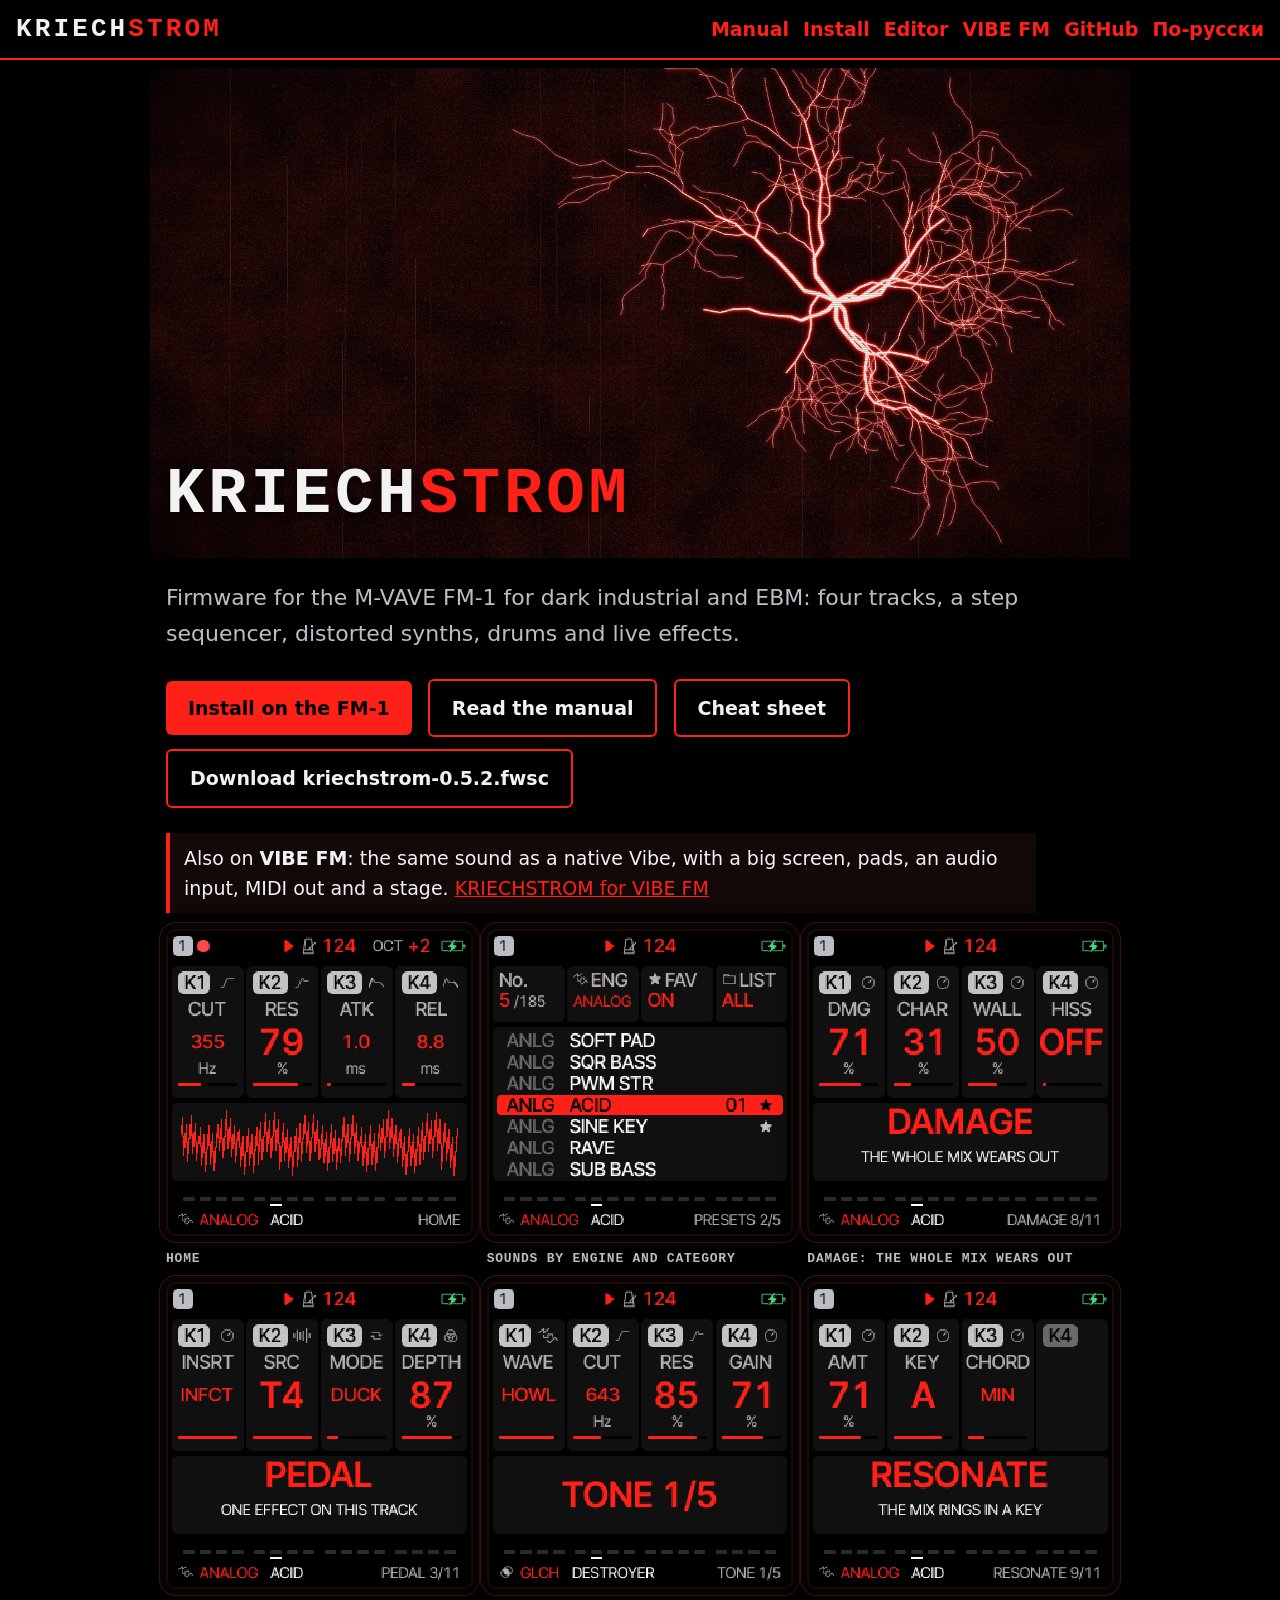
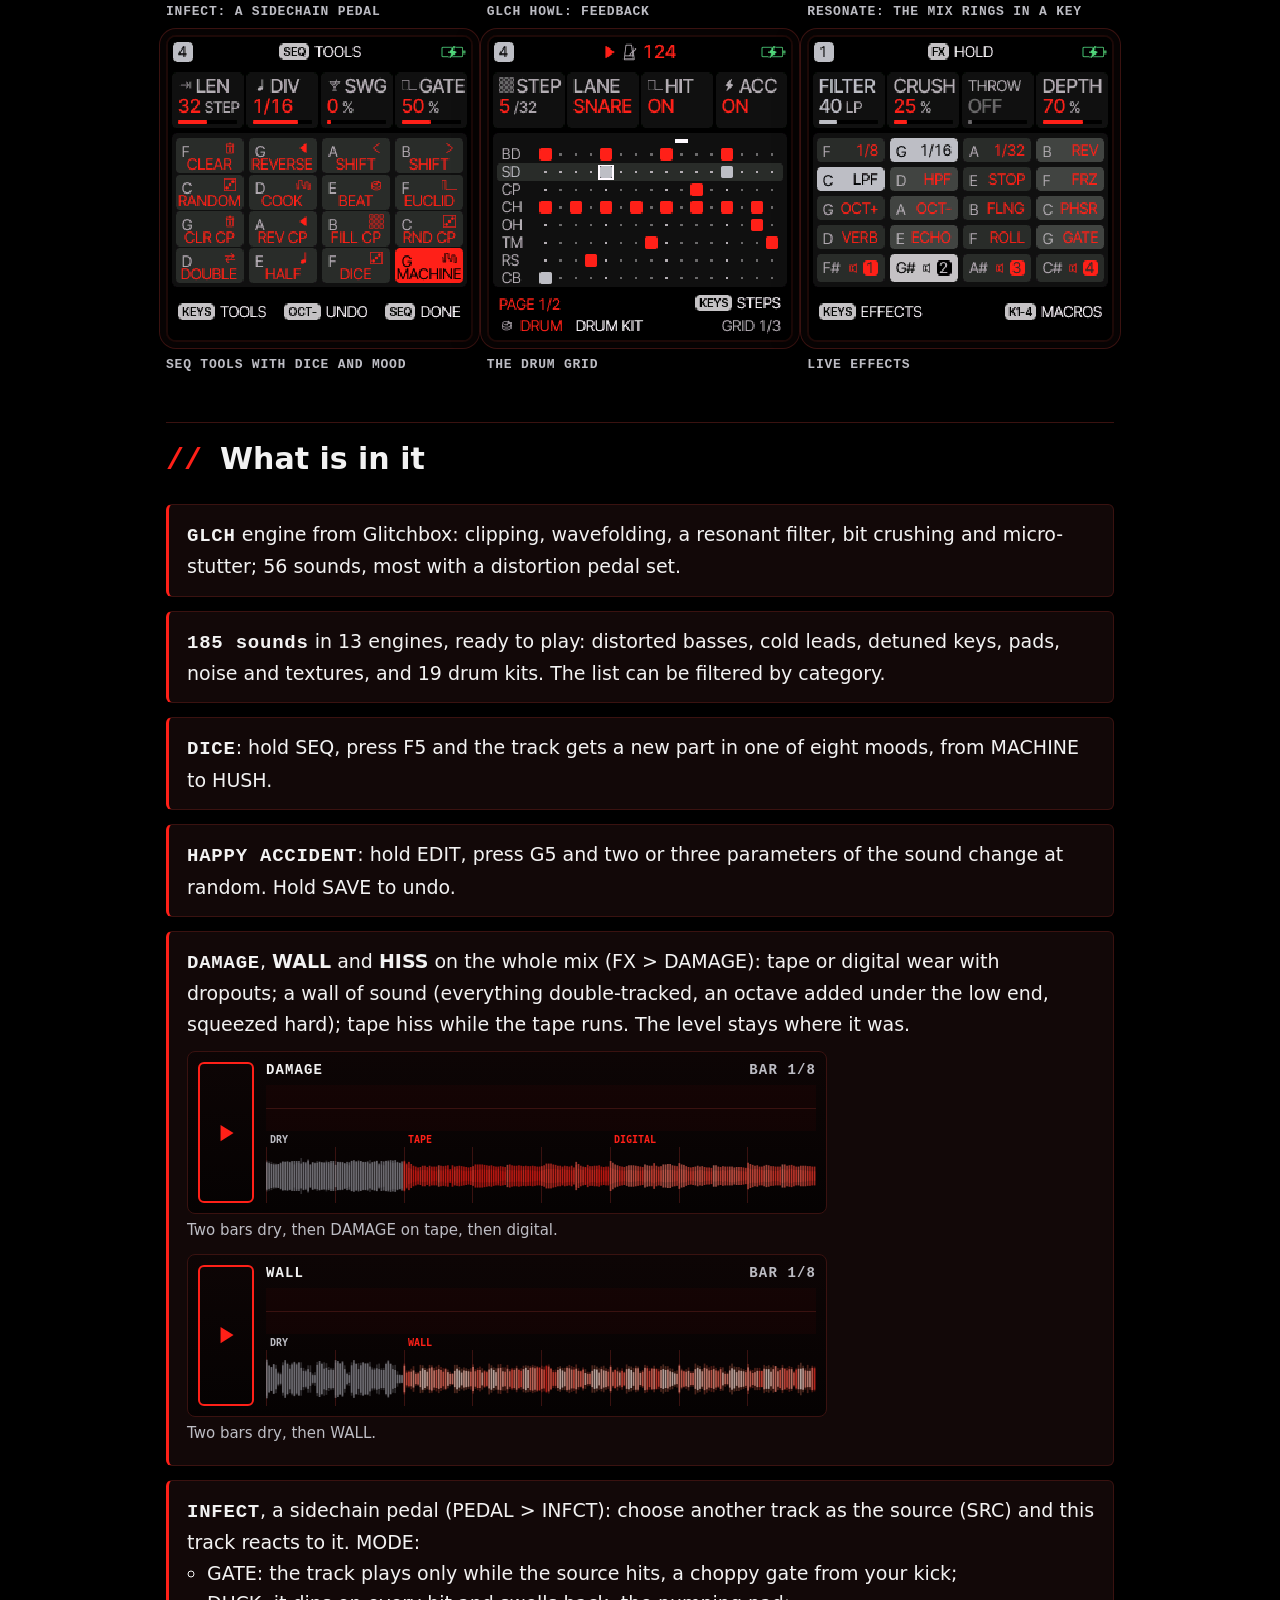
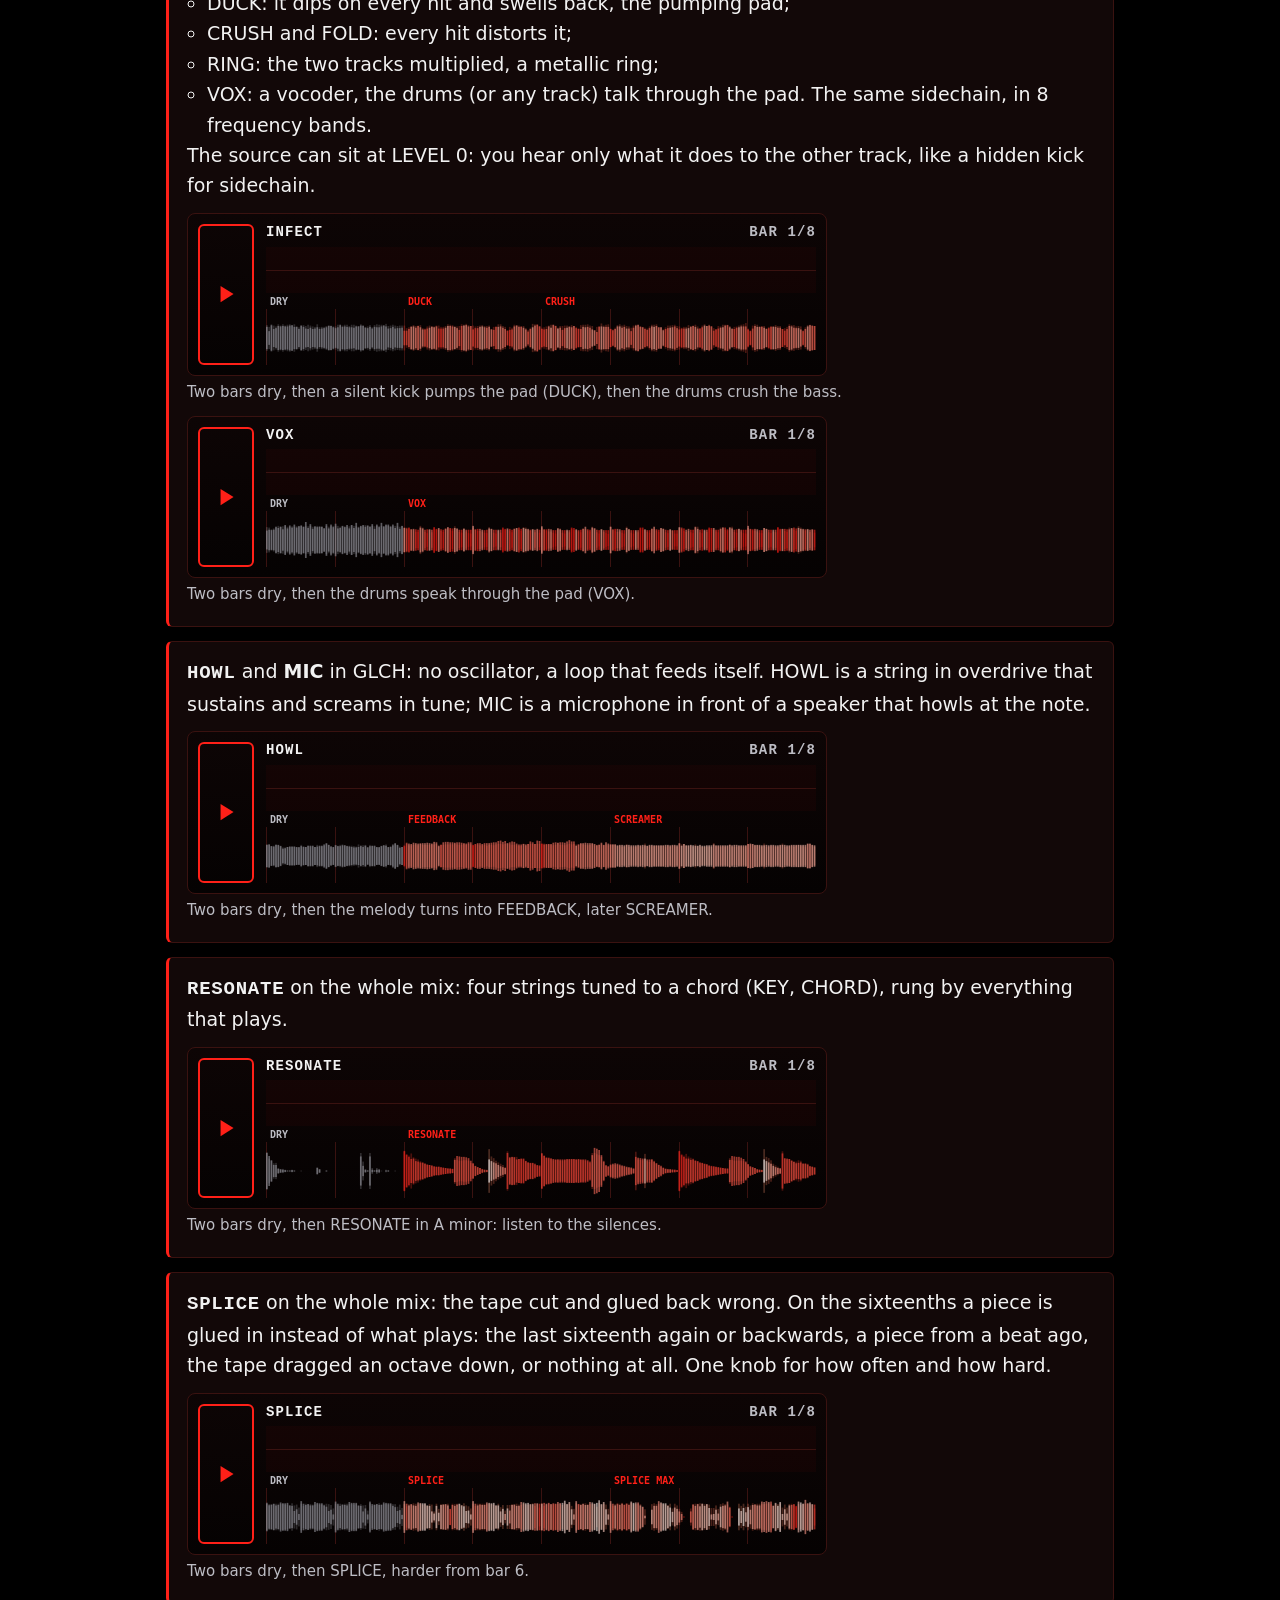
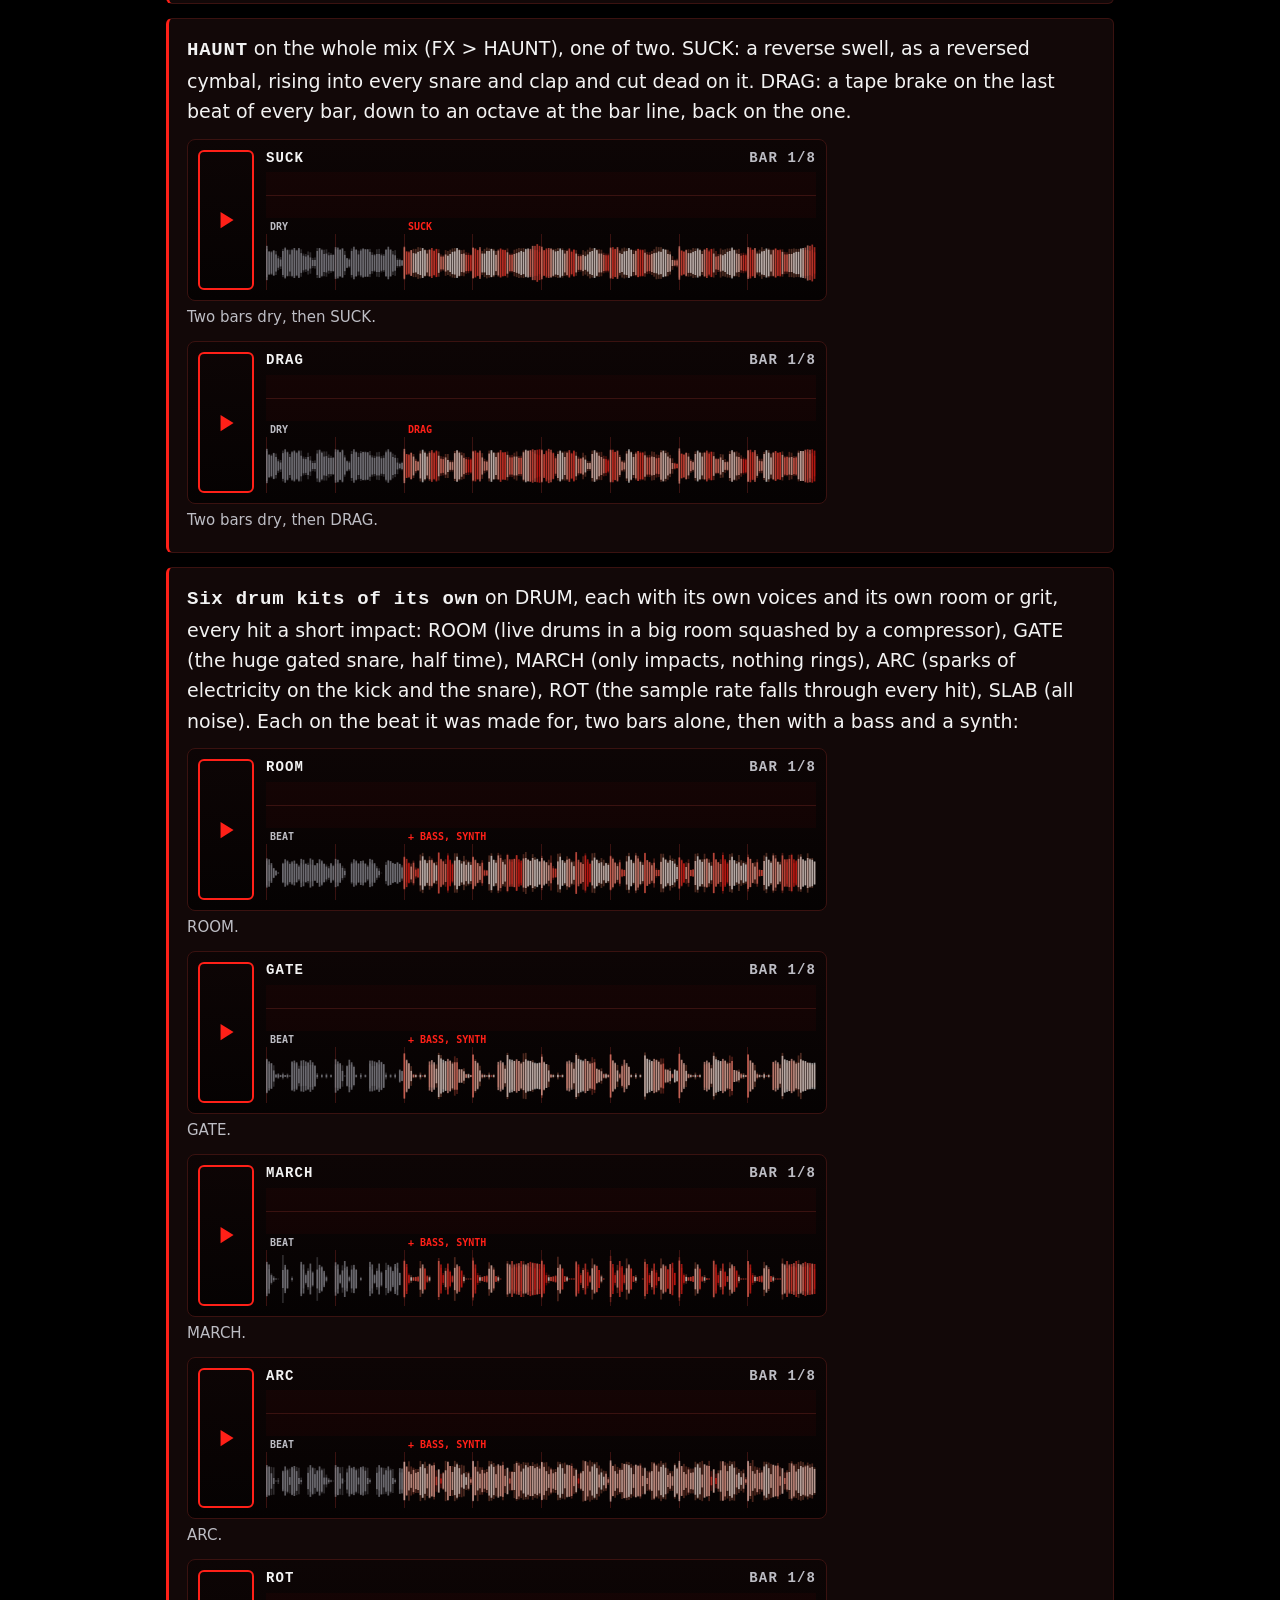
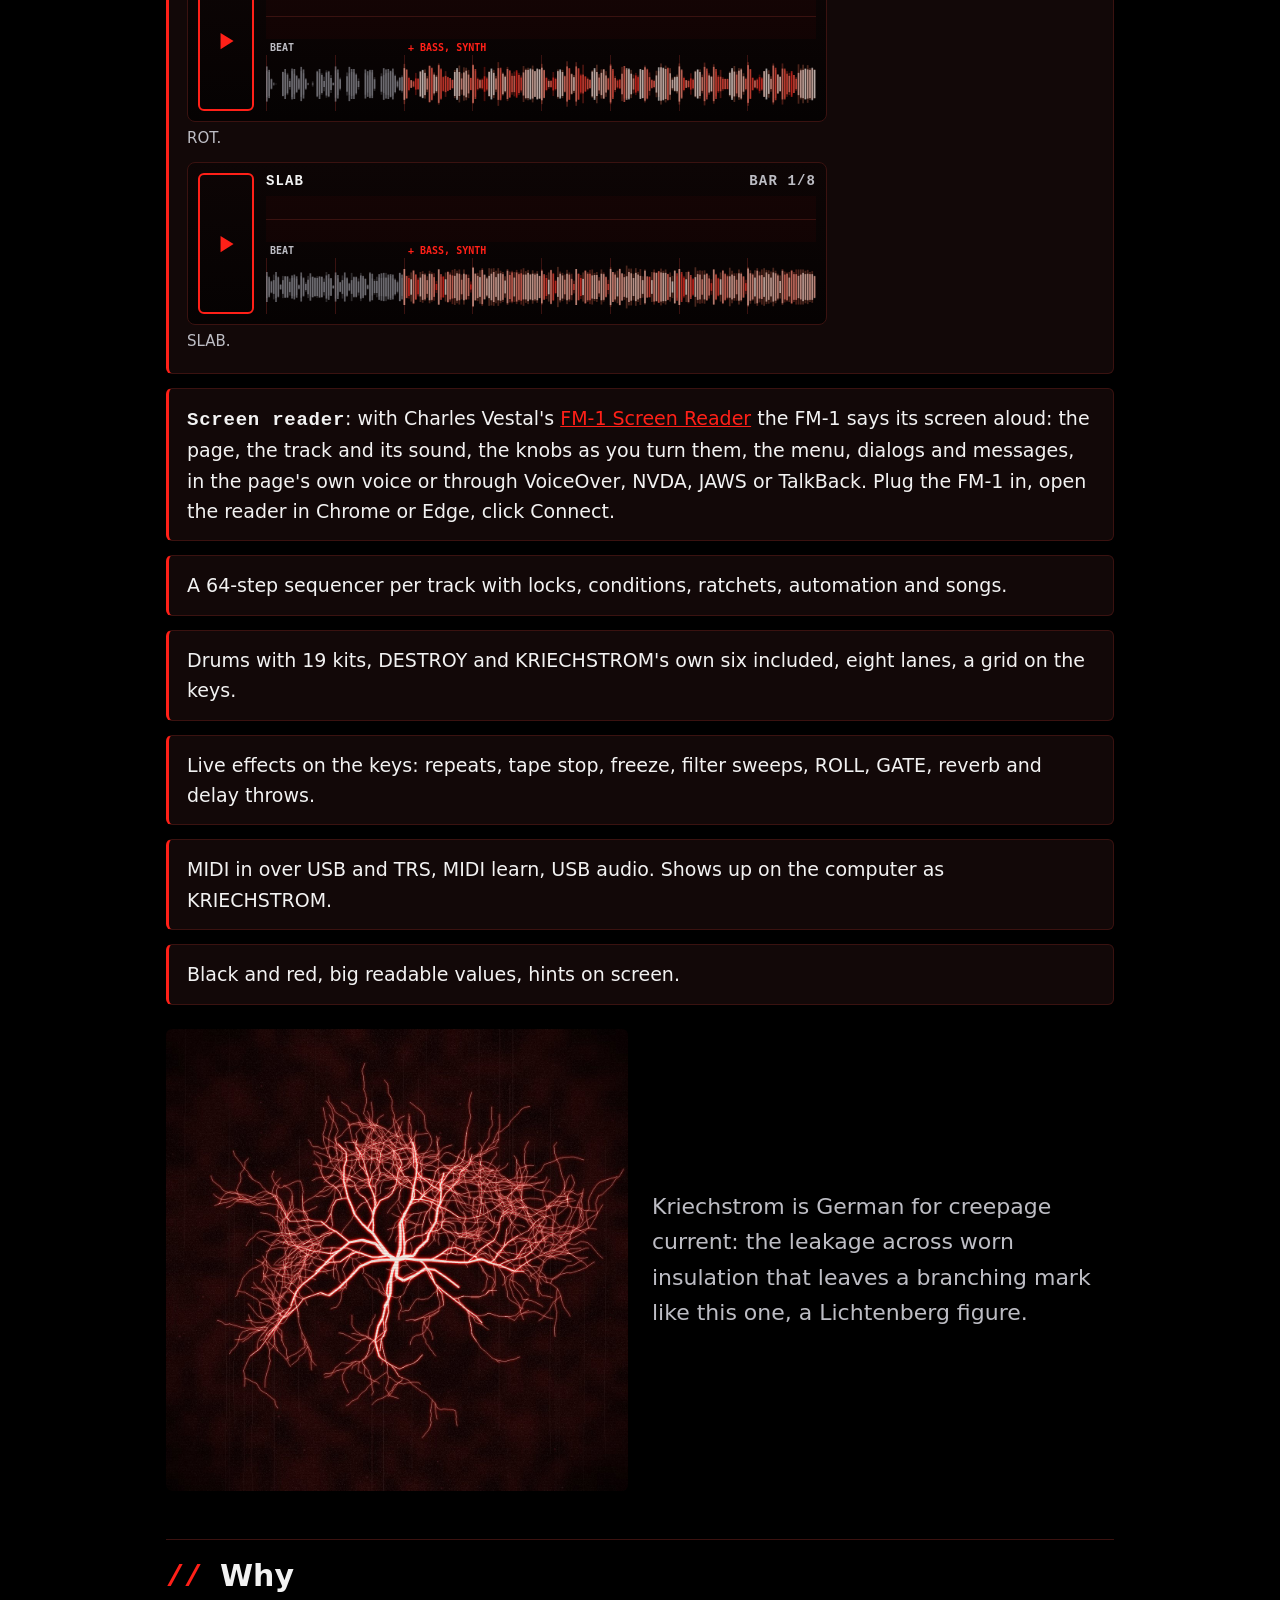
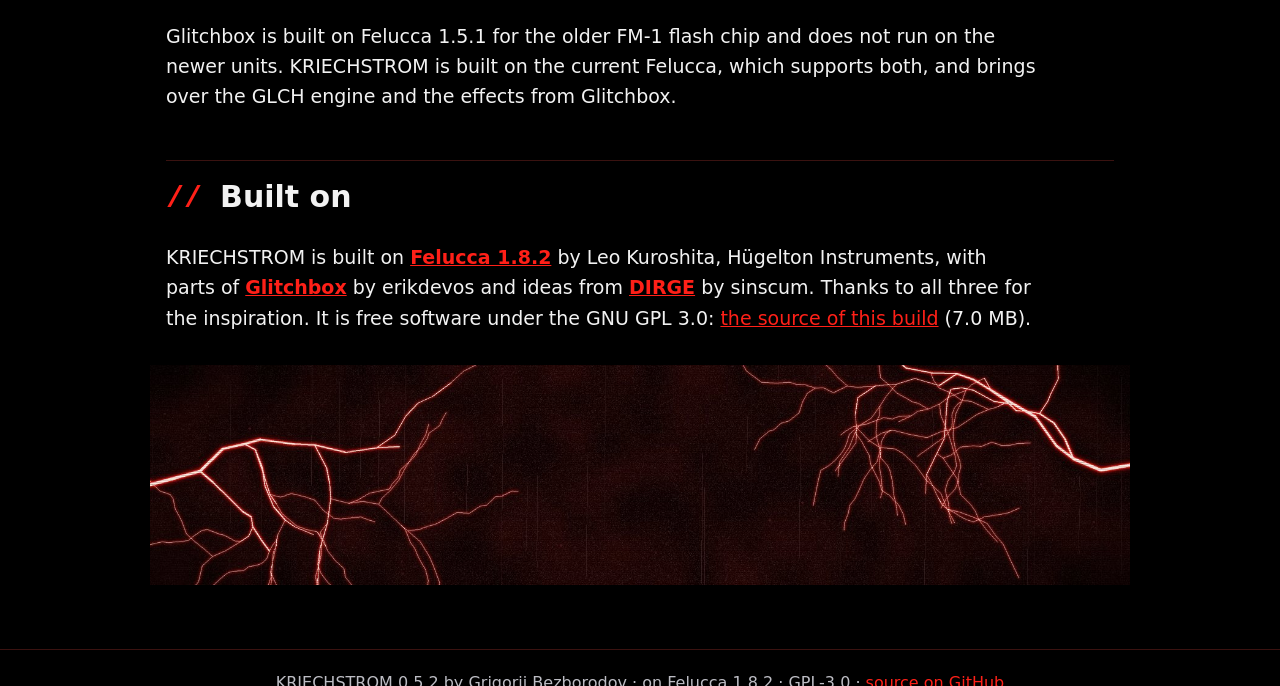
<file: index.html>
<!doctype html>
<html lang="en">
<head>
<meta charset="utf-8">
<meta name="viewport" content="width=device-width, initial-scale=1">
<title>KRIECHSTROM</title>
<link rel="icon" href="art/favicon.ico" sizes="any">
<link rel="icon" type="image/png" href="art/favicon-32.png">
<link rel="apple-touch-icon" href="art/icon-180.png">
<meta name="description" content="KRIECHSTROM: dark industrial and EBM firmware for the M-VAVE FM-1.">
<link rel="stylesheet" href="style.css">
<script src="krst.js" defer></script>
</head>
<body>
<header class="top">
  <a class="logo" href="index.html">KRIECH<b>STROM</b></a>
  <nav><a href="manual/en.html">Manual</a><a href="webapp/installer/">Install</a><a href="webapp/editor/">Editor</a><a href="https://xforsa.github.io/kriechstrom-vibe/">VIBE FM</a><a href="https://github.com/Xforsa/kriechstrom">GitHub</a><a href="ru.html">По-русски</a></nav>
</header>
<main>
<div class="hero"><img src="art/hero.jpg" alt="" width="1600" height="800"><h1>KRIECH<span class="red">STROM</span></h1></div>
<p class="lead">Firmware for the M-VAVE FM-1 for dark industrial and EBM: four tracks, a step sequencer, distorted
synths, drums and live effects.</p>
<p>
  <a class="btn" href="webapp/installer/">Install on the FM-1</a>
  <a class="btn ghost" href="manual/en.html">Read the manual</a>
  <a class="btn ghost" href="manual/en.html#cheat">Cheat sheet</a>
  <a class="btn ghost" href="firmware/kriechstrom-0.5.2.fwsc">Download kriechstrom-0.5.2.fwsc</a>
</p>

<p class="note">Also on <b>VIBE FM</b>: the same sound as a native Vibe, with a big screen, pads, an audio input, MIDI out and a stage. <a href="https://xforsa.github.io/kriechstrom-vibe/">KRIECHSTROM for VIBE FM</a></p>

<div class="shots">
  <figure><img src="shots/home.png" alt="HOME"><figcaption>HOME</figcaption></figure>
  <figure><img src="shots/presets.png" alt="PRESETS"><figcaption>Sounds by engine and category</figcaption></figure>
  <figure><img src="shots/damage.png" alt="DAMAGE"><figcaption>DAMAGE: the whole mix wears out</figcaption></figure>
  <figure><img src="shots/insert_infect.png" alt="PEDAL INFCT"><figcaption>INFECT: a sidechain pedal</figcaption></figure>
  <figure><img src="shots/edit_howl.png" alt="GLCH HOWL"><figcaption>GLCH HOWL: feedback</figcaption></figure>
  <figure><img src="shots/resonate.png" alt="RESONATE"><figcaption>RESONATE: the mix rings in a key</figcaption></figure>
  <figure><img src="shots/layer_seq_tools_drum.png" alt="SEQ TOOLS"><figcaption>SEQ TOOLS with DICE and MOOD</figcaption></figure>
  <figure><img src="shots/drum.png" alt="drum grid"><figcaption>The drum grid</figcaption></figure>
  <figure><img src="shots/perform_held.png" alt="FX layer"><figcaption>Live effects</figcaption></figure>
</div>

<h2>What is in it</h2>
<ul class="feats">
  <li><b>GLCH</b> engine from Glitchbox: clipping, wavefolding, a resonant filter, bit crushing and micro-stutter; 56 sounds, most with a distortion pedal set.</li>
  <li><b>185 sounds</b> in 13 engines, ready to play: distorted basses, cold leads, detuned keys, pads, noise and textures, and 19 drum kits. The list can be filtered by category.</li>
  <li><b>DICE</b>: hold SEQ, press F5 and the track gets a new part in one of eight moods, from MACHINE to HUSH.</li>
  <li><b>HAPPY ACCIDENT</b>: hold EDIT, press G5 and two or three parameters of the sound change at random. Hold SAVE to undo.</li>
  <li><b>DAMAGE</b>, <b>WALL</b> and <b>HISS</b> on the whole mix (FX &gt; DAMAGE): tape or digital wear with dropouts;
    a wall of sound (everything double-tracked, an octave added under the low end, squeezed hard); tape hiss while the
    tape runs. The level stays where it was.
    <audio controls preload="none" src="audio/damage.m4a" data-name="DAMAGE" data-bars="8" data-parts="1:DRY|3:TAPE|6:DIGITAL" data-dur="22.854" data-peaks="[base64]"></audio><span class="demo">Two bars dry, then DAMAGE on tape, then digital.</span>
    <audio controls preload="none" src="audio/wall.m4a" data-name="WALL" data-bars="8" data-parts="1:DRY|3:WALL" data-dur="19.197" data-peaks="[base64]"></audio><span class="demo">Two bars dry, then WALL.</span></li>
  <li><b>INFECT</b>, a sidechain pedal (PEDAL &gt; INFCT): choose another track as the source (SRC) and this track
    reacts to it. MODE:
    <ul>
      <li>GATE: the track plays only while the source hits, a choppy gate from your kick;</li>
      <li>DUCK: it dips on every hit and swells back, the pumping pad;</li>
      <li>CRUSH and FOLD: every hit distorts it;</li>
      <li>RING: the two tracks multiplied, a metallic ring;</li>
      <li>VOX: a vocoder, the drums (or any track) talk through the pad. The same sidechain, in 8 frequency bands.</li>
    </ul>
    The source can sit at LEVEL 0: you hear only what it does to the other track, like a hidden kick for sidechain.
    <audio controls preload="none" src="audio/infect.m4a" data-name="INFECT" data-bars="8" data-parts="1:DRY|3:DUCK|5:CRUSH" data-dur="15.999" data-peaks="[base64]"></audio><span class="demo">Two bars dry, then a silent kick pumps the pad (DUCK), then the drums crush the bass.</span>
    <audio controls preload="none" src="audio/vox.m4a" data-name="VOX" data-bars="8" data-parts="1:DRY|3:VOX" data-dur="17.450" data-peaks="[base64]"></audio><span class="demo">Two bars dry, then the drums speak through the pad (VOX).</span></li>
  <li><b>HOWL</b> and <b>MIC</b> in GLCH: no oscillator, a loop that feeds itself. HOWL is a string in overdrive that
    sustains and screams in tune; MIC is a microphone in front of a speaker that howls at the note.
    <audio controls preload="none" src="audio/howl.m4a" data-name="HOWL" data-bars="8" data-parts="1:DRY|3:FEEDBACK|6:SCREAMER" data-dur="21.333" data-peaks="[base64]"></audio><span class="demo">Two bars dry, then the melody turns into FEEDBACK, later SCREAMER.</span></li>
  <li><b>RESONATE</b> on the whole mix: four strings tuned to a chord (KEY, CHORD), rung by everything that plays.
    <audio controls preload="none" src="audio/resonate.m4a" data-name="RESONATE" data-bars="8" data-parts="1:DRY|3:RESONATE" data-dur="23.998" data-peaks="[base64]"></audio><span class="demo">Two bars dry, then RESONATE in A minor: listen to the silences.</span></li>
  <li><b>SPLICE</b> on the whole mix: the tape cut and glued back wrong. On the sixteenths a piece is glued in instead
    of what plays: the last sixteenth again or backwards, a piece from a beat ago, the tape dragged an octave down, or
    nothing at all. One knob for how often and how hard.
    <audio controls preload="none" src="audio/splice.m4a" data-name="SPLICE" data-bars="8" data-parts="1:DRY|3:SPLICE|6:SPLICE MAX" data-dur="14.768" data-peaks="[base64]"></audio><span class="demo">Two bars dry, then SPLICE, harder from bar 6.</span></li>
  <li><b>HAUNT</b> on the whole mix (FX &gt; HAUNT), one of two. SUCK: a reverse swell, as a reversed cymbal, rising
    into every snare and clap and cut dead on it. DRAG: a tape brake on the last beat of every bar, down to an octave at
    the bar line, back on the one.
    <audio controls preload="none" src="audio/suck.m4a" data-name="SUCK" data-bars="8" data-parts="1:DRY|3:SUCK" data-dur="19.197" data-peaks="[base64]"></audio><span class="demo">Two bars dry, then SUCK.</span>
    <audio controls preload="none" src="audio/drag.m4a" data-name="DRAG" data-bars="8" data-parts="1:DRY|3:DRAG" data-dur="19.197" data-peaks="[base64]"></audio><span class="demo">Two bars dry, then DRAG.</span></li>
  <li><b>Six drum kits of its own</b> on DRUM, each with its own voices and its own room or grit, every hit a short
    impact: ROOM (live drums in a big room squashed by a compressor), GATE (the huge gated snare, half time), MARCH (only
    impacts, nothing rings), ARC (sparks of electricity on the kick and the snare), ROT (the sample rate falls through
    every hit), SLAB (all noise). Each on the beat it was made for, two bars alone, then with a bass and a synth:
    <audio controls preload="none" src="audio/kit_room_track.m4a" data-name="ROOM" data-bars="8" data-parts="1:BEAT|3:+ BASS, SYNTH" data-dur="19.197" data-peaks="[base64]"></audio><span class="demo">ROOM.</span>
    <audio controls preload="none" src="audio/kit_gate_track.m4a" data-name="GATE" data-bars="8" data-parts="1:BEAT|3:+ BASS, SYNTH" data-dur="14.994" data-peaks="[base64]"></audio><span class="demo">GATE.</span>
    <audio controls preload="none" src="audio/kit_march_track.m4a" data-name="MARCH" data-bars="8" data-parts="1:BEAT|3:+ BASS, SYNTH" data-dur="17.142" data-peaks="[base64]"></audio><span class="demo">MARCH.</span>
    <audio controls preload="none" src="audio/kit_arc_track.m4a" data-name="ARC" data-bars="8" data-parts="1:BEAT|3:+ BASS, SYNTH" data-dur="15.999" data-peaks="[base64]"></audio><span class="demo">ARC.</span>
    <audio controls preload="none" src="audio/kit_rot_track.m4a" data-name="ROT" data-bars="8" data-parts="1:BEAT|3:+ BASS, SYNTH" data-dur="17.775" data-peaks="[base64]"></audio><span class="demo">ROT.</span>
    <audio controls preload="none" src="audio/kit_slab_track.m4a" data-name="SLAB" data-bars="8" data-parts="1:BEAT|3:+ BASS, SYNTH" data-dur="13.711" data-peaks="[base64]"></audio><span class="demo">SLAB.</span></li>
  <li><b>Screen reader</b>: with Charles Vestal's <a href="https://charlesvestal.github.io/fm1-reader/">FM-1 Screen
    Reader</a> the FM-1 says its screen aloud: the page, the track and its sound, the knobs as you turn them, the menu,
    dialogs and messages, in the page's own voice or through VoiceOver, NVDA, JAWS or TalkBack. Plug the FM-1 in, open
    the reader in Chrome or Edge, click Connect.</li>
  <li>A 64-step sequencer per track with locks, conditions, ratchets, automation and songs.</li>
  <li>Drums with 19 kits, DESTROY and KRIECHSTROM's own six included, eight lanes, a grid on the keys.</li>
  <li>Live effects on the keys: repeats, tape stop, freeze, filter sweeps, ROLL, GATE, reverb and delay throws.</li>
  <li>MIDI in over USB and TRS, MIDI learn, USB audio. Shows up on the computer as KRIECHSTROM.</li>
  <li>Black and red, big readable values, hints on screen.</li>
</ul>

<div class="split"><img src="art/tracking.jpg" alt="a Lichtenberg figure" width="1200" height="1200">
<p class="lead">Kriechstrom is German for creepage current: the leakage across worn insulation that leaves a branching
mark like this one, a Lichtenberg figure.</p></div>

<h2>Why</h2>
<p>Glitchbox is built on Felucca 1.5.1 for the older FM-1 flash chip and does not run on the newer units. KRIECHSTROM is
built on the current Felucca, which supports both, and brings over the GLCH engine and the effects from Glitchbox.</p>

<h2 id="source">Built on</h2>
<p>KRIECHSTROM is built on <a href="https://github.com/hugelton/Felucca"><b>Felucca 1.8.2</b></a> by Leo Kuroshita, Hügelton Instruments, with parts of
<a href="https://github.com/erikdevos/glitchbox"><b>Glitchbox</b></a> by erikdevos and ideas from <a href="https://github.com/sinscum/DIRGE"><b>DIRGE</b></a> by sinscum. Thanks to all three for the inspiration. It is free software under the GNU GPL 3.0:
<a href="src/kriechstrom-0.5.2-src.tar.gz">the source of this build</a> (7.0 MB).</p>
<img class="band" src="art/band.jpg" alt="" width="1600" height="360">
</main>
<footer>KRIECHSTROM 0.5.2 by Grigorii Bezborodov · on Felucca 1.8.2 · GPL-3.0 · <a href="https://github.com/Xforsa/kriechstrom">source on GitHub</a></footer>
</body>
</html>
</file>
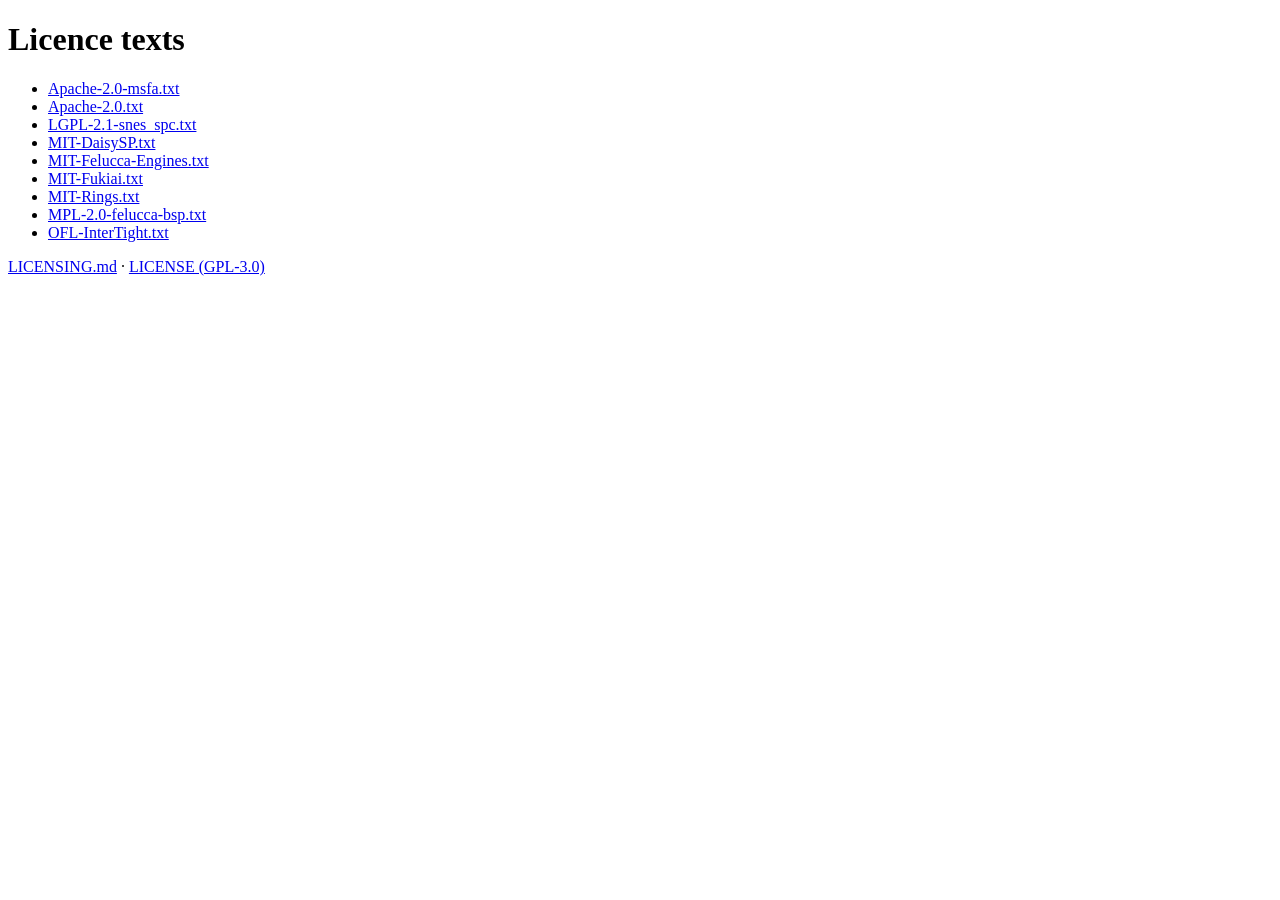
<file: firmware/LICENSES/index.html>
<!doctype html><meta charset="utf-8"><title>KRIECHSTROM licences</title><h1>Licence texts</h1><ul><li><a href="Apache-2.0-msfa.txt">Apache-2.0-msfa.txt</a></li><li><a href="Apache-2.0.txt">Apache-2.0.txt</a></li><li><a href="LGPL-2.1-snes_spc.txt">LGPL-2.1-snes_spc.txt</a></li><li><a href="MIT-DaisySP.txt">MIT-DaisySP.txt</a></li><li><a href="MIT-Felucca-Engines.txt">MIT-Felucca-Engines.txt</a></li><li><a href="MIT-Fukiai.txt">MIT-Fukiai.txt</a></li><li><a href="MIT-Rings.txt">MIT-Rings.txt</a></li><li><a href="MPL-2.0-felucca-bsp.txt">MPL-2.0-felucca-bsp.txt</a></li><li><a href="OFL-InterTight.txt">OFL-InterTight.txt</a></li></ul><p><a href="../LICENSING.md">LICENSING.md</a> · <a href="../LICENSE">LICENSE (GPL-3.0)</a></p>
</file>
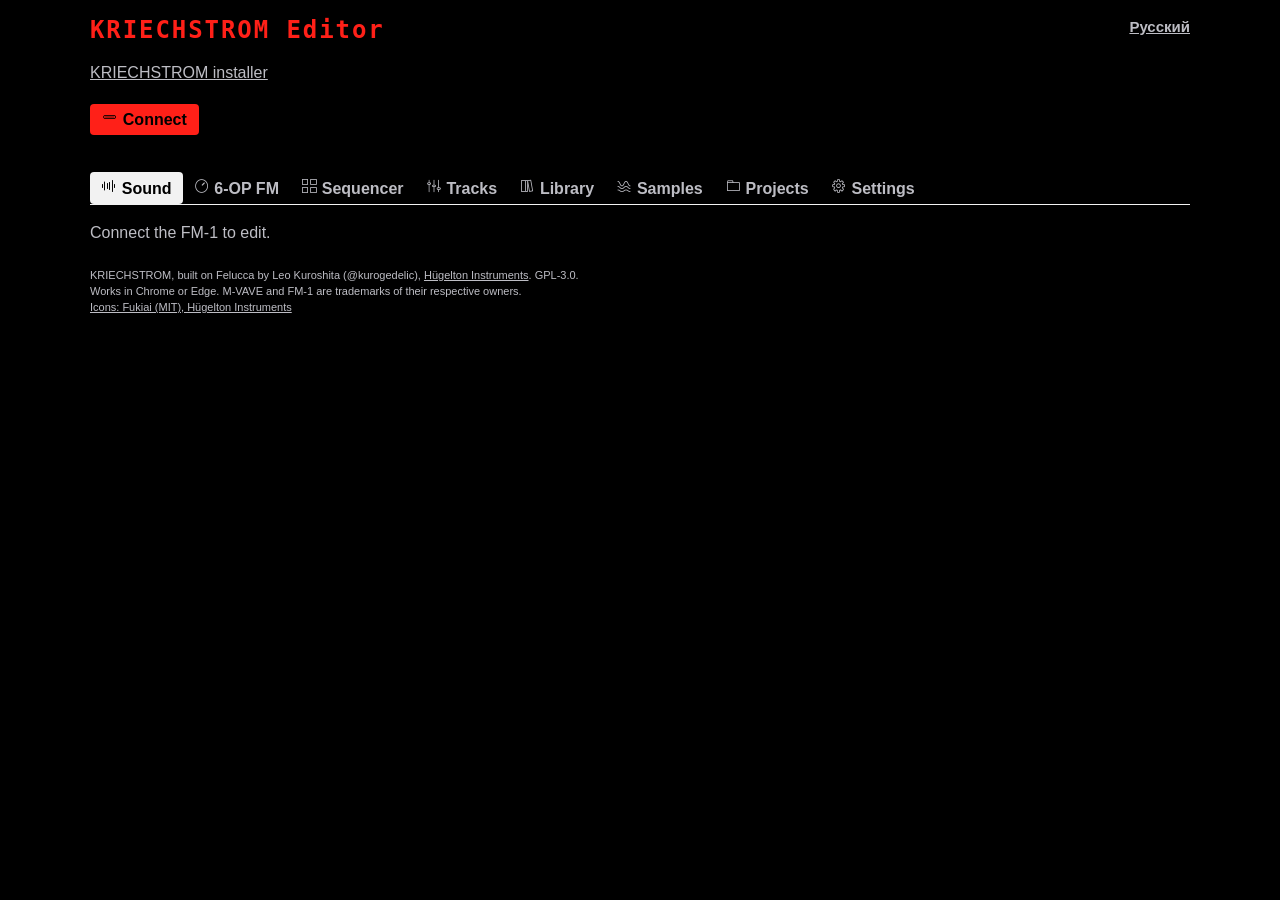
<file: webapp/editor/index.html>
<!doctype html>
<!-- SPDX-License-Identifier: GPL-3.0-only
     Copyright (C) 2026 Leo Kuroshita (@kurogedelic), Hügelton Instruments -->
<!-- Sample input recording and waveform trimming adapted from Andrea (@andreahaku), PR #29.
     Felucca web editor. One file, no libraries. Protocol: EDITOR_PROTOCOL.md.
     Add ?mock=1 to the URL to use a built-in simulated device. -->
<html lang="en">
<head>
<meta charset="utf-8">
<meta name="viewport" content="width=device-width, initial-scale=1">
<title>KRIECHSTROM Editor</title>
<link rel="icon" href="../../art/favicon.ico" sizes="any">
<link rel="icon" type="image/png" href="../../art/favicon-32.png">
<link rel="apple-touch-icon" href="../../art/icon-180.png">
<style>
  /* Fukiai: Hügelton Instruments' icon font (MIT, FUKIAI-LICENSE.txt). Icons are text in .ic spans;
     they stay hidden until the face has loaded (html.fk), so a missing font never shows boxes. */
  @font-face { font-family: "Fukiai"; src: url("fukiai.ttf") format("truetype"); font-display: block; unicode-range: U+EA00-EB09; }
  :root { --bg: #000; --fg: #f2f2f2; --dim: #bdbdc4; --line: #3a1210; --red: #ff2018; }   /* KRIECHSTROM: black, red */
  html { color-scheme: dark; }
  body { margin: 0; background: var(--bg); color: var(--fg);
         font: 16px/1.45 -apple-system, BlinkMacSystemFont, "Helvetica Neue", Arial, sans-serif;
         font-variant-numeric: tabular-nums; }
  main { max-width: 1100px; margin: 0 auto; padding: 16px; }
  h1 { font: 800 24px/1.2 ui-monospace, "IBM Plex Mono", monospace; letter-spacing: .08em; margin: 0 0 10px; color: var(--red); }
  h2 { font-size: 16px; font-weight: 700; margin: 0 0 4px; padding-bottom: 2px; border-bottom: 2px solid var(--red); }
  h3 { font-size: 14px; font-weight: 400; color: var(--dim); margin: 4px 0 0; }
  a { color: inherit; }
  .lang { float: right; font-size: 15px; color: var(--dim); text-decoration: underline; background: none; padding: 0; }
  button { font: inherit; font-weight: 700; background: var(--red); color: #000; border: 0; border-radius: 4px; padding: 4px 12px; cursor: pointer; }
  button:disabled { opacity: .3; cursor: default; }
  button.lang { color: var(--dim); background: none; }
  select, input[type=text], input[type=number], input[type=search] {
    font: inherit; color: var(--fg); background: var(--bg); border: 1px solid var(--line); padding: 1px 3px; border-radius: 0; }
  input[type=range] { width: 100%; margin: 0; accent-color: var(--red); }
  input[type=checkbox] { accent-color: var(--red); margin: 0; }
  .bar { display: flex; flex-wrap: wrap; gap: 6px 12px; align-items: center; margin: 0 0 8px; }
  .dim { color: var(--dim); }
  #status { min-height: 1.4em; }
  section { margin: 12px 0; }
  .groups { columns: 250px; column-gap: 20px; }
  .group { break-inside: avoid; margin: 0 0 12px; }
  .row { display: grid; grid-template-columns: 46px 1fr 70px; gap: 6px; align-items: center; min-height: 22px; }
  .row .v { text-align: right; white-space: nowrap; }
  .row select { width: 100%; }
  .browser { display: flex; flex-wrap: wrap; gap: 12px; align-items: flex-start; }
  .browser select[size] { min-width: 150px; }
  .slots { display: grid; grid-template-columns: auto auto auto auto; gap: 3px 8px; align-items: center; justify-content: start; }
  table { border-collapse: collapse; }
  th { font-weight: 400; color: var(--dim); text-align: left; padding: 0 6px 2px 0; }
  td { padding: 1px 6px 1px 0; }
  td.i { color: var(--dim); text-align: right; }
  #steps input[type=text] { width: 120px; }
  #steps input[type=number] { width: 48px; }
  #steps .bad { outline: 1px solid var(--fg); text-decoration: underline wavy; }
  .fm6ops { overflow-x: auto; }
  .fm6ops td, .fm6ops th { padding: 0 2px; }
  input.fm6n { width: 3.2em; }
  #steps tr.off td { color: var(--dim); }
  .stepcols { columns: 470px; column-gap: 24px; }
  .stepcols table { break-inside: avoid; }
  @media (max-width: 600px) {
    .stepcols { columns: auto; overflow-x: auto; }
    #steps input[type=text] { width: 84px; }
    #steps input[type=number] { width: 42px; }
    #steps th, #steps td { padding-right: 3px; }
  }
  .smp { margin: 0 0 14px; padding: 6px 0 0; border-top: 1px solid var(--line); }
  .smp.over { outline: 1px solid var(--fg); outline-offset: 2px; }
  .smp .head { display: flex; flex-wrap: wrap; gap: 4px 12px; align-items: center; }
  .smp .head b { font-weight: 600; min-width: 40px; }
  .smp canvas.trim { width: 100%; height: 56px; display: block; touch-action: none; cursor: ew-resize; }
  .smp progress.rec { width: 120px; }
  .smp progress { width: 160px; height: 6px; accent-color: var(--fg); }
  .smp table { margin: 4px 0; }
  .smp input.name { width: 80px; text-transform: uppercase; }
  .smp input.root { width: 48px; }
  .smp .bad { text-decoration: underline wavy; }
  footer { margin-top: 24px; font-size: 11px; color: var(--dim); }
  .row.pushed .v { font-weight: 600; }
  .row.modrow { grid-template-columns: 16px 1fr 1fr 1fr 52px; }
  /* librarian: local library and the device's user bank side by side, stacked on a phone */
  .libcols { display: grid; grid-template-columns: repeat(auto-fit, minmax(min(100%, 340px), 1fr)); gap: 8px 24px; margin-top: 6px; }
  .libcols > div { min-width: 0; }
  .libcols .bar input[type=search] { flex: 1 1 120px; min-width: 0; }
  .list { height: 260px; overflow: auto; border: 1px solid var(--line); resize: vertical; }
  .list table { width: 100%; table-layout: fixed; }
  .list th { position: sticky; top: 0; background: var(--bg); padding: 1px 6px; }
  .list td { padding: 1px 6px; white-space: nowrap; overflow: hidden; text-overflow: ellipsis; }
  .list tr[data-id], .list tr[data-slot] { cursor: pointer; }
  .list tr.sel td { background: var(--fg); color: var(--bg); }
  .list tr.empty td { color: var(--dim); }
  .list tr.over td { outline: 1px dashed var(--fg); outline-offset: -1px; }
  .list.over { outline: 1px solid var(--fg); }
  .list .none { padding: 6px; color: var(--dim); }
  .list col.n { width: 40px; } .list col.e { width: 72px; } .list col.d { width: 78px; }
  .ic { font-family: "Fukiai"; font-style: normal; font-weight: 400; font-synthesis: none; line-height: 1; margin-right: .3em; }
  html:not(.fk) .ic { display: none; }
  /* wave choices: a page-drawn picker so the options can carry an icon (Chrome 135+); native menus get words only */
  @supports (appearance: base-select) {
    select.wave, select.wave::picker(select) { appearance: base-select; }
    select.wave { padding: 1px 3px; min-block-size: 0; border: 1px solid var(--line); border-radius: 0; background: var(--bg); color: var(--fg); }
    select.wave > button { font: inherit; background: none; color: inherit; padding: 0; text-align: start; }
    select.wave::picker(select) { border: 1px solid var(--line); background: var(--bg); color: var(--fg); padding: 0; }
    select.wave option { padding: 1px 6px; min-block-size: 0; }
    select.wave option:checked { font-weight: 600; }
    select.wave option:hover, select.wave option:focus-visible { background: var(--fg); color: var(--bg); }
    select.wave option::checkmark { display: none; }
  }
  /* tabs: a wrapping row of plain buttons, the open one inverted; header stays at the top on wide screens */
  .top { position: sticky; top: 0; z-index: 5; background: var(--bg); padding: 4px 0 0; }
  @media (max-width: 600px) { .top { position: static; } }
  .tabs { display: flex; flex-wrap: wrap; gap: 0; border-bottom: 1px solid var(--fg); margin: 6px 0 0; }
  .tabs button { background: none; color: var(--dim); padding: 4px 10px; border: 1px solid transparent; border-bottom: 0; white-space: nowrap; }
  .tabs button:hover { color: var(--fg); }
  .tabs button[aria-selected="true"] { background: var(--fg); color: var(--bg); }
  .trackbar { display: flex; flex-wrap: wrap; gap: 4px 8px; align-items: center; padding: 6px 0; border-bottom: 1px solid var(--line); }
  .seg { display: inline-flex; flex-wrap: wrap; }
  .seg button, button.tog { background: var(--bg); color: var(--fg); border: 1px solid var(--fg); padding: 1px 10px; }
  .seg button + button { border-left: 0; }
  .seg button[aria-pressed="true"], button.tog[aria-pressed="true"] { background: var(--fg); color: var(--bg); }
  .panel { margin: 12px 0; }
  .hint { margin: 16px 0; color: var(--dim); }
  /* sequencer: a step grid over the selected track (16 per row, 8 on a phone) */
  .grid { display: grid; grid-template-columns: repeat(16, minmax(0, 1fr)); gap: 2px; margin: 6px 0 12px; }
  @media (max-width: 600px) { .grid { grid-template-columns: repeat(8, minmax(0, 1fr)); } }
  .grid button { background: var(--bg); color: var(--fg); border: 1px solid var(--line); padding: 2px; min-width: 0; height: 52px;
                 display: flex; flex-direction: column; justify-content: flex-start; gap: 1px; text-align: left; overflow: hidden; font-size: 10px; line-height: 1.15; }
  .grid button .n { color: var(--dim); }
  .grid button .x { overflow: hidden; overflow-wrap: anywhere; flex: 1; }
  .grid button.on { background: var(--fg); color: var(--bg); border-color: var(--fg); }
  .grid button.on .n { color: inherit; opacity: .6; }
  .grid button.acc .x { font-weight: 700; }
  .grid button.tie { border-style: dashed; border-color: var(--fg); }
  .grid button.beat { border-left-color: var(--fg); }
  #steps tr.hl td { outline: 1px solid var(--fg); }
  /* mixer: four channel strips as on the device's TRACKS page */
  .mixer { display: grid; grid-template-columns: repeat(4, minmax(0, 1fr)); gap: 8px; max-width: 640px; margin: 6px 0; }
  .strip { border: 1px solid var(--line); padding: 6px 4px; display: flex; flex-direction: column; align-items: center; gap: 6px; min-width: 0; }
  .strip.sel { border-color: var(--fg); box-shadow: inset 0 0 0 1px var(--fg); }
  .strip .num { font-size: 18px; font-weight: 600; line-height: 1; }
  .strip .snd { font-size: 11px; line-height: 1.3; width: 100%; text-align: center; overflow-wrap: anywhere; min-height: 2.6em; }
  .strip .rec { font-size: 11px; color: var(--dim); }
  .strip .rec.on { color: var(--fg); font-weight: 600; }
  .strip .rec:not(.on) .ic { visibility: hidden; }
  .strip input.fader { writing-mode: vertical-lr; direction: rtl; width: 28px; height: 150px; }
  .strip .v { font-size: 11px; white-space: nowrap; }
  .strip .pan { width: 100%; }
  .strip.muted .fader, .strip.muted .lv { opacity: .35; }
  .strip button { width: 100%; padding: 1px 2px; white-space: nowrap; overflow: hidden; text-overflow: ellipsis; }
  .strip button.selb:disabled { opacity: 1; background: none; color: var(--dim); }
  #sysinfo th { padding-right: 16px; }
  [hidden] { display: none !important; }
</style>
</head>
<body>
<main>
  <button class="lang" id="lang"></button>
  <h1>KRIECHSTROM Editor</h1>
  <p class="dim"><a href="../installer/" style="color:inherit" data-t="installer"></a></p>
  <!-- always visible: connection, version, sync mode, the tabs and (Sound / Sequencer / Tracks) the track selector -->
  <header class="top">
    <div class="bar">
      <button id="connect" data-t="connect" data-ic="port_usb_c"></button>
      <span id="version" class="dim"></span>
      <span id="live" class="dim"></span>
      <span id="mock" class="dim" hidden data-t="mock"></span>
    </div>
    <div id="status"></div>
    <nav class="tabs" id="tabs" role="tablist">
      <button role="tab" data-tab="sound" data-t="sound" data-ic="symbol_audio"></button>
      <button role="tab" data-tab="fm6" data-t="tabFm6" data-ic="ui_knob"></button>
      <button role="tab" data-tab="sequencer" data-t="tabSeq" data-ic="symbol_grid"></button>
      <button role="tab" data-tab="tracks" data-t="tabTracks" data-ic="ui_slider_vertical"></button>
      <button role="tab" data-tab="library" data-t="library" data-ic="symbol_books"></button>
      <button role="tab" data-tab="samples" data-t="samples" data-ic="symbol_waves"></button>
      <button role="tab" data-tab="projects" data-t="projects" data-ic="symbol_folder"></button>
      <button role="tab" data-tab="settings" data-t="tabSettings" data-ic="symbol_cog"></button>
    </nav>
    <div class="trackbar" id="trackbar" hidden><span class="dim" data-t="track"></span><span class="seg" id="trackbtns" role="group"></span></div>
  </header>
  <p class="hint" id="hint" hidden></p>

  <section class="panel" id="p-sound" data-tab="sound" data-dev hidden>
    <div class="browser" id="browser">
      <label><span data-t="engine"></span><br><select id="engine"></select></label>
      <label><span data-t="presets"></span><br><select id="preset" size="8"></select></label>
      <div>
        <p class="bar"><button id="init" data-t="initSound"></button>
          <button id="factlib" data-t="factoryToLib" data-ic="symbol_folder"></button></p>
        <p class="bar"><button id="savefile" data-t="saveFile" data-ic="symbol_download"></button>
          <button id="loadfile" data-t="loadFile" data-ic="symbol_upload"></button>
          <input type="file" id="file" accept=".json,application/json" hidden></p>
      </div>
    </div>
    <p class="dim" id="ctlhelp" data-t="ctlHelp"></p>
    <div class="groups" id="groups"></div>
  </section>

  <section class="panel" id="p-fm6" data-tab="fm6" data-dev hidden>
    <p class="dim" data-t="fm6Help"></p>
    <div class="group">
      <h2 data-t="fm6Source" data-ic="symbol_folder"></h2>
      <p class="bar"><label><span data-t="track"></span> <select id="fm6trk"></select></label>
        <button id="fm6read" data-t="fm6ReadBtn"></button> <button id="fm6send" data-t="fm6SendBtn"></button>
        <label><input type="checkbox" id="fm6live"> <span data-t="fm6Live"></span></label></p>
      <p class="bar"><button id="fm6import" data-t="fm6Import" data-ic="symbol_upload"></button>
        <input type="file" id="fm6file" accept=".syx,.SYX,.bin,application/octet-stream" hidden>
        <button id="fm6export" data-t="fm6Export" data-ic="symbol_download"></button>
        <button id="fm6init" data-t="fm6Init"></button></p>
      <div id="fm6imported"></div>
      <p class="bar"><label><span data-t="fm6Factories"></span> <select id="fm6slot"></select></label>
        <button id="fm6load" data-t="load"></button></p>
      <p class="dim" id="fm6keep" data-t="fm6Keep"></p>
    </div>
    <div class="group">
      <h2 data-t="fm6Voice" data-ic="ui_knob"></h2>
      <div id="fm6voice"></div>
    </div>
    <div class="group">
      <h2 data-t="fm6Ops" data-ic="function_env_adsr_exp"></h2>
      <div id="fm6ops"></div>
    </div>
  </section>

  <section class="panel" id="p-sequencer" data-tab="sequencer" data-dev hidden>
    <div class="groups" id="seqgroups"></div>
    <div id="steps">
      <h2 data-t="steps" data-ic="note_eight"></h2>
      <p class="bar"><button id="reloadsteps" data-t="reload" data-ic="control_arrow_loop"></button>
        <button id="clearseq" data-t="clearSeq" data-ic="symbol_trash"></button>
        <span class="dim" id="noteshelp"></span></p>
      <div class="grid" id="stepgrid"></div>
      <div class="stepcols" id="steptables"></div>
    </div>
    <div id="motion-panel" hidden style="margin-top:16px">
      <h2 data-t="motion"></h2>
      <p class="bar"><label><input id="motion-on" type="checkbox"> <span data-t="motionOn"></span></label>
        <button id="motion-clear" data-t="motionClear"></button><span id="motion-count" class="dim"></span></p>
      <table id="motion-rows"></table>
    </div>
  </section>

  <section class="panel" id="p-tracks" data-tab="tracks" data-dev hidden>
    <h2 data-t="mixer" data-ic="ui_slider_vertical"></h2>
    <div class="mixer" id="mixer"></div>
    <p class="dim" data-t="mixHelp"></p>
  </section>

  <!-- works without a device too (the device bank shows while connected) -->
  <section class="panel" id="p-library" data-tab="library" hidden>
    <div class="group" id="device-presets" hidden>
      <h2 data-t="devicePresets"></h2>
      <p class="dim" data-t="deviceFavHelp"></p>
      <label><span data-t="deviceList"></span> <select id="device-filter"></select></label>
      <div class="list" id="device-preset-list" style="margin-top:8px"></div>
    </div>
    <div class="libcols" id="libsec">
      <div id="libpane">
        <h2 data-t="library" data-ic="symbol_books"></h2>
        <div class="bar">
          <input type="search" id="libq" spellcheck="false">
          <select id="libeng"></select>
          <select id="libtag"></select>
          <select id="libsort"></select>
        </div>
        <div class="list" id="liblist"></div>
        <p class="bar" style="margin-top:6px">
          <button id="libaud" data-t="audition" data-ic="symbol_audio"></button>
          <button id="libput" data-t="toSlot" data-ic="symbol_upload"></button>
          <button id="libren" data-t="rename"></button>
          <button id="libtags" data-t="tags"></button>
          <button id="libdup" data-t="duplicate"></button>
          <button id="libdel" data-t="delete" data-ic="symbol_trash"></button>
          <button id="libexp1" data-t="exportPatch" data-ic="symbol_download"></button>
        </p>
        <p class="bar">
          <button id="libsave" data-t="saveToLib" data-ic="port_disk"></button>
          <button id="libimport" data-t="import" data-ic="symbol_upload"></button>
          <button id="libexport" data-t="exportLib" data-ic="symbol_download"></button>
          <input type="file" id="libfile" accept=".json,application/json" multiple hidden>
          <span class="dim" id="libcount"></span>
        </p>
      </div>
      <div>
        <h2 data-t="bank" data-ic="port_disk"></h2>
        <p class="dim" id="bankhint"></p>
        <div id="bankpane" hidden>
          <div class="bar"><b id="bankhead"></b></div>
          <div class="list" id="banklist"></div>
          <p class="bar" style="margin-top:6px">
            <button id="bkload" data-t="bankLoad" data-ic="symbol_folder_open"></button>
            <button id="bkstore" data-t="bankStore" data-ic="port_disk"></button>
            <button id="bkget" data-t="bankGet" data-ic="symbol_download"></button>
            <button id="bkerase" data-t="erase" data-ic="symbol_trash"></button>
          </p>
          <p class="bar">
            <button id="bkrefresh" data-t="reload" data-ic="control_arrow_loop"></button>
            <button id="bkexport" data-t="exportBank" data-ic="symbol_download"></button>
            <span class="dim" data-t="dndHelp"></span>
          </p>
        </div>
      </div>
    </div>
  </section>

  <section class="panel" id="p-samples" data-tab="samples" data-dev hidden>
    <h2 data-t="samples" data-ic="symbol_waves"></h2>
    <p class="dim" data-t="smpHelp"></p>
    <div id="smpslots"></div>
  </section>

  <section class="panel" id="p-projects" data-tab="projects" data-dev hidden>
    <h2 data-t="projects" data-ic="symbol_folder"></h2>
    <p class="dim" data-t="projHelp"></p>
    <div class="slots" id="slots"></div>
    <div id="backup-panel" style="margin-top:16px">
      <h2 data-t="backupTitle"></h2>
      <p class="bar"><button id="backup-export" data-t="backupExport"></button>
        <button id="backup-import" data-t="backupImport"></button><input id="backup-file" type="file" accept=".json,application/json" hidden></p>
      <p class="dim" id="backup-help"></p>
    </div>
    <div class="group" id="songchain" hidden style="margin-top:16px">
      <h2 data-t="songTitle"></h2>
      <p class="dim" data-t="songHelp"></p>
      <p class="bar"><button id="songplay"></button><button id="songadd" data-t="songAdd"></button>
        <button id="songremove" data-t="songRemove"></button><span id="songstatus" aria-live="polite"></span></p>
      <div id="songrows"></div>
    </div>
  </section>

  <section class="panel" id="p-settings" data-tab="settings" data-dev hidden>
    <div class="groups" id="setgroups"></div>
    <div class="group" id="device-display" hidden style="margin-top:12px">
      <h2 data-t="deviceDisplay"></h2>
      <p class="dim" data-t="deviceDisplayHelp"></p>
      <div id="device-display-controls"></div>
    </div>
    <div class="group" style="margin-top:12px">
      <h2 data-t="system" data-ic="symbol_cog"></h2>
      <table id="sysinfo"></table>
    </div>
  </section>

  <footer>KRIECHSTROM, built on Felucca by Leo Kuroshita (@kurogedelic), <a href="https://hugelton.com" target="_blank" rel="noopener">Hügelton Instruments</a>. GPL-3.0.<br>
    <span data-t="foot"></span> M-VAVE and FM-1 are trademarks of their respective owners.<br>
    <a href="FUKIAI-LICENSE.txt" data-t="iconsCredit"></a></footer>
</main>
<script>
"use strict";
/*PROTO-BEGIN*/
/* ---------------------------------------------------------------- protocol --- */
const HDR = [0x7D, 0x46, 0x4C];
const CMD = { INFO: 1, GET: 2, SET: 3, DUMP: 4, DESC: 5, STEP_GET: 6, STEP_SET: 7, PRESET: 8, PROJECT: 9, NAMES: 10,
  SMP_BEGIN: 11, SMP_WRITE: 12, SMP_END: 13, SMP_ERASE: 14, SMP_INFO: 15,
  UP_LIST: 16, UP_GET: 17, UP_PUT: 18, UP_STORE: 19, UP_LOAD: 20, UP_ERASE: 21,
  WATCH: 22, CHANGED: 23, RELOAD: 24, PING: 25, STEP_CHANGED: 26,
  TRACK: 27, TRACK_MIX: 28, TRACK_DUMP: 29, TRACK_STEP: 30,
  TRACK_PARAM: 31, TRACK_CHANGED: 32, SONG: 33,
  UI_STATE: 34, UI_SET: 35, UI_PALETTES: 36, FAV_GET: 37, FAV_SET: 38,
  MOTION: 64, BACKUP_LIST: 65, BACKUP_GET: 66, BACKUP_PUT: 67,
  FM6_GET: 68, FM6_PUT: 69, FM6_LIST: 70, FM6_ERASE: 71 };
/* frames the device sends on its own (while WATCH is on); never replies */
const PUSH = new Set([CMD.CHANGED, CMD.RELOAD, CMD.STEP_CHANGED, CMD.TRACK_CHANGED]);
/* user preset bank: name 1..12 printable ASCII, a 16-step pattern of (note, flags 1 acc 2 slide 4 tie) */
const UP = { NAME_MAX: 12, PAT: 16, LIST_MAX: 16 };
const F = { INT: 0, PCT: 1, BIPCT: 2, TIME: 3, LFOHZ: 4, CUTOFF: 5, DB: 6, SEMI: 7, ENUM: 8, BPM: 9, NOTE: 10, ONOFF: 11, OCT: 12, STEPS: 13 };

const v14enc = (v) => { const u = Math.max(-8192, Math.min(8191, Math.round(v))) + 8192; return [u & 0x7F, (u >> 7) & 0x7F]; };
const v14dec = (lo, hi) => (lo | (hi << 7)) - 8192;
function strEnc(s) { const a = []; for (const c of String(s)) a.push(c.charCodeAt(0) & 0x7F); a.push(0); return a; }

/* only ever builds F0 7D 46 4C ... F7 */
function frame(cmd, args = []) {
  for (const b of args) if (!(Number.isInteger(b) && b >= 0 && b <= 0x7F)) throw new Error("bad data byte " + b);
  return [0xF0, ...HDR, cmd & 0x7F, ...args, 0xF7];
}
/* -> {cmd, a} or null when it is not an editor frame */
function unframe(d) {
  if (!d || d.length < 6 || d[0] !== 0xF0 || d[d.length - 1] !== 0xF7) return null;
  if (d[1] !== HDR[0] || d[2] !== HDR[1] || d[3] !== HDR[2]) return null;
  return { cmd: d[4], a: Array.from(d.slice(5, d.length - 1)) };
}

/* the DRUM grid (firmware v5): a step's lane hits and their accents, bit l = lane l. Each lane plays its GM note
   (eng_drum.c DRUM_LANE_NOTE) on any engine; LANE_OF: the lane a GM note 35..81 strikes (drum_lane; others fold
   to their octave of 36..47) */
const LANES = ["KICK", "SNARE", "CLAP", "HATCL", "HATOP", "TOM", "RIM", "BELL"];
const LANE_NOTE = [36, 38, 39, 42, 46, 45, 37, 56];
const LANE_OF = "00612153535455757773777675555555773366336665577";
const LANE_ALIAS = { CONGA: 5, CLAVE: 6, CYM: 7, BD: 0, SD: 1, CP: 2, CH: 3, OH: 4 };
const drumLane = (n) => +LANE_OF[(n >= 35 && n <= 81 ? n : 36 + ((n + 120 - 36) % 12)) - 35];
/* the lanes a step strikes (its hits, its notes on their lanes) and which are accented (step_lanes / step_accents) */
const stepLanes = (s) => (s.time !== 0 ? 0 : s.notes.slice(0, s.n).reduce((m, n) => m | (1 << drumLane(n)), s.hit | 0));
const stepAccents = (s) => (s.flags & 1 ? stepLanes(s) : (s.acc | 0) & stepLanes(s));
/* hits as text, an accent marked ">" ("KICK >SNARE HATCL"), and back: null when a word is not a lane */
const hitsText = (hit, acc) => LANES.map((nm, l) => (hit >> l & 1 ? (acc >> l & 1 ? ">" : "") + nm : "")).filter(Boolean).join(" ");
function parseHits(text) {
  let hit = 0, acc = 0;
  for (const w of String(text).toUpperCase().split(/[\s,]+/).filter(Boolean)) {
    const a = w.startsWith(">"), nm = a ? w.slice(1) : w, l = LANES.includes(nm) ? LANES.indexOf(nm) : LANE_ALIAS[nm];
    if (l == null) return null;
    hit |= 1 << l;
    if (a) acc |= 1 << l;
  }
  return { hit, acc };
}
/* the 3 bytes after a step (v5): hit & 127, acc & 127, bit 7 of each; an older firmware's step has none (0) */
const hitsEnc = (hit, acc) => [hit & 0x7F, acc & 0x7F, (hit >> 7 & 1) | (acc >> 7 & 1) << 1];
function readHits(r, o) {
  o.hit = 0; o.acc = 0;
  if (r.i + 3 <= r.a.length) { const h = r.b(), c = r.b(), x = r.b(); o.hit = h | (x & 1) << 7; o.acc = (c | (x & 2) << 6) & o.hit; }
  o.chance = r.i < r.a.length ? r.b() : 100;
  if (o.chance > 100) throw new Error("Invalid step chance");
  o.ratchet = r.i < r.a.length ? r.b() : 1;       /* RATCH (INFO 52 01): the step's hits 1..4; older firmware: 1 */
  if (o.ratchet < 1 || o.ratchet > 4) throw new Error("Invalid step ratchet");
  return o;
}

class Reader {
  constructor(a) { this.a = a; this.i = 0; }
  b() { if (this.i >= this.a.length) throw new Error("short reply"); return this.a[this.i++]; }
  v() { const lo = this.b(); return v14dec(lo, this.b()); }
  s() { let s = ""; for (;;) { const c = this.b(); if (!c) return s; s += String.fromCharCode(c); } }
}

const parse = {
  [CMD.INFO](a) {
    const r = new Reader(a);
    const o = { version: r.s(), nengines: r.b(), pcount: r.b(), gcount: r.b(), nstep: r.b(), pe0: r.b(), engines: [] };
    for (let i = 0; i < o.nengines; i++) o.engines.push(r.s());
    o.chainRows = 0;
    o.ntrk = r.i < a.length ? r.b() : 0;             /* v3: tracks (0 = older firmware, one instrument) */
    o.uiCaps = 0;
    const trailer = a.slice(r.i);
    if (trailer[0] === 16) o.chainRows = 16;       /* existing v6 SONG capability */
    if (trailer.length >= 4 && trailer[0] === 16 && trailer[1] === 0x55 && trailer[2] === 1)
      o.uiCaps = trailer[3] & 15;                 /* tagged preferences; never interpret old PR bytes as SONG */
    o.motionMax = 0; o.chance = false; o.backupCaps = 0;
    if (o.uiCaps && trailer[4] === 0x4d && trailer[5] === 1 && trailer[6] === 64) {
      o.motionMax = 64; o.chance = trailer[7] === 1;
      if (trailer[8] === 0x42 && trailer[9] === 1) o.backupCaps = trailer[10] & 3;
    }
    o.fm6 = null;                                 /* FM6 patches (cmds 68..71): the factory and bank slot counts */
    o.syncCaps = 0;                               /* live sync: bit 0 WATCH while on keeps pending pushes, bit 1 no RELOAD */
    o.ratchet = 0;                                /* a step's ratchet (STEP_SET's byte after the chance), 0 = none */
    for (const p of [8, 11]) if (o.motionMax && trailer[p] === 0x46 && trailer[p + 1] === 1) {   /* for the editor's */
      o.fm6 = { factory: trailer[p + 2], bank: trailer[p + 3], caps: 0 };                         /* PRESET / G_ENGSEL */
      if (trailer[p + 4] === 0x53 && trailer[p + 5] === 1) o.syncCaps = trailer[p + 6] & 3;
      /* FM6 v2 (1.0.3): bit 0 no bank (SLOT F1..F8, 8 = OWN), bit 1 the user presets carry their patch (target 3) */
      if (trailer[p + 7] === 0x50 && trailer[p + 8] === 1) o.fm6.caps = trailer[p + 9] & 3;
      let r = trailer[p + 7] === 0x50 ? p + 10 : p + 7;                                   /* RATCH after FM6 v2 */
      if (trailer[r] === 0x4E && trailer[r + 1] === 1) r += 3;                            /* and the MENU settings (1.0.4) */
      if (o.syncCaps && trailer[r] === 0x52 && trailer[r + 1] === 1) o.ratchet = trailer[r + 2];   /* RATCH: max hits */
    }
    return o;
  },
  [CMD.UI_STATE](a) {
    const r = new Reader(a), o = { caps: r.b(), palette: r.b(), font: r.b(), monitor: r.b(), filter: r.b() };
    const u28 = () => r.b() | r.b() << 7 | r.b() << 14 | r.b() << 21;
    o.favoriteSig = u28(); o.bankSig = u28(); return o;
  },
  [CMD.UI_SET](a) { const r = new Reader(a); return { rc: r.b(), id: r.b(), value: r.b(), ...parse[CMD.UI_STATE](a.slice(3)) }; },
  [CMD.UI_PALETTES](a) { const r = new Reader(a), n = r.b(); return Array.from({ length: n }, () => r.s()); },
  [CMD.FAV_GET](a) {
    const r = new Reader(a), rc = r.b(); if (rc) return { rc };
    const o = { rc, engine: r.b(), start: r.v(), count: r.b() };
    o.values = Array.from({ length: o.count }, () => !!r.b()); return o;
  },
  [CMD.FAV_SET](a) {
    const r = new Reader(a), rc = r.b();
    return rc === 0 || rc === 3 || rc === 4 ? { rc, engine: r.b(), preset: r.v(), on: !!r.b() } : { rc };
  },
  [CMD.GET](a) { const r = new Reader(a); return { scope: r.b(), id: r.b(), value: r.v() }; },
  [CMD.SET](a) { return parse[CMD.GET](a); },
  /* needs the counts from INFO */
  [CMD.DUMP](a, info) {
    const r = new Reader(a);
    const o = { engine: r.b(), preset: r.b(), p: [], g: [] };
    for (let i = 0; i < info.pcount; i++) o.p.push(r.v());
    for (let i = 0; i < info.gcount; i++) o.g.push(r.v());
    return o;
  },
  [CMD.DESC](a) {
    const r = new Reader(a);
    const o = { scope: r.b(), id: r.b(), fmt: r.b(), min: r.v(), max: r.v(), def: r.v(), label: r.s(), unit: r.s(), names: [] };
    if (o.fmt === F.ENUM) for (let i = 0; i <= o.max - o.min && i < 24; i++) o.names.push(r.s());
    return o;
  },
  [CMD.STEP_GET](a) {
    const r = new Reader(a);
    const o = { index: r.b(), n: r.b(), notes: [r.b(), r.b(), r.b(), r.b()], time: r.b(), flags: r.b(), vel: r.b() };
    return readHits(r, o);
  },
  [CMD.STEP_SET](a) { return parse[CMD.STEP_GET](a); },
  [CMD.PRESET](a) { const r = new Reader(a); return { engine: r.b(), preset: r.b() }; },
  [CMD.PROJECT](a) { const r = new Reader(a); return { op: r.b(), slot: r.b(), used: r.b() }; },
  [CMD.SONG](a) {
    const r = new Reader(a);
    const o = { op: r.b(), rc: r.b(), count: r.b(), playing: r.b(), row: r.b(), remaining: r.b(), rows: [] };
    for (let i = 0; i < o.count; i++) o.rows.push({ slot: r.b(), repeat: r.b() });
    return o;
  },
  [CMD.MOTION](a) {
    const r = new Reader(a), o = { track: r.b(), rc: r.b(), on: !!r.b(), count: r.b(), max: r.b(), events: [] };
    if (o.count > o.max || o.max !== 64 || a.length !== 5 + o.count * 4) throw new Error("Invalid motion reply");
    for (let i = 0; i < o.count; i++) o.events.push({ step: r.b(), param: r.b(), value: r.v() });
    return o;
  },
  [CMD.NAMES](a) {
    const r = new Reader(a);
    const o = { engine: r.b(), names: [] };
    const n = r.b();
    for (let i = 0; i < n; i++) o.names.push(r.s());
    o.titles = [];
    try { o.titles.push(r.s(), r.s()); } catch (e) { o.titles = []; }   /* older firmware: no page titles */
    return o;
  },
  [CMD.SMP_BEGIN](a) { const r = new Reader(a); return { slot: r.b(), rc: r.b() }; },
  [CMD.SMP_WRITE](a) { const r = new Reader(a); return { slot: r.b(), offset: r.b() | (r.b() << 7) | (r.b() << 14), rc: r.b() }; },
  [CMD.SMP_END](a) { return parse[CMD.SMP_BEGIN](a); },
  [CMD.SMP_ERASE](a) { return parse[CMD.SMP_BEGIN](a); },
  [CMD.SMP_INFO](a) {
    const r = new Reader(a);
    const o = { nslots: r.b(), slotKiB: r.b(), slots: [] };
    for (let i = 0; i < o.nslots; i++) o.slots.push({ zones: r.b(), name: r.s(), kib: r.b() });
    return o;
  },
  [CMD.UP_LIST](a) {
    const r = new Reader(a);
    const o = { start: r.b(), count: r.b(), total: r.b(), slots: [] };
    for (let i = 0; i < o.count; i++) o.slots.push({ slot: o.start + i, used: r.b(), engine: r.b(), name: r.s() });
    return o;
  },
  /* needs P_COUNT from INFO */
  [CMD.UP_GET](a, info) {
    const r = new Reader(a);
    const o = { slot: r.b(), used: r.b(), engine: r.b(), name: r.s(), p: [], pattern: [] };
    for (let i = 0; i < info.pcount; i++) o.p.push(r.v());
    for (let i = 0; i < UP.PAT; i++) o.pattern.push([r.b(), r.b()]);
    o.grid = null;                                   /* v5: kind 1 = a drum grid (the pairs its low 7 bits), 16 x hi */
    if (r.i < a.length && r.b() === 1 && r.i + UP.PAT <= a.length) {
      o.grid = o.pattern.map(([h, c]) => { const x = r.b(), hit = h | (x & 1) << 7; return [hit, (c | (x & 2) << 6) & hit]; });
      o.pattern = null;
    }
    return o;
  },
  [CMD.UP_PUT](a) { return parse[CMD.SMP_BEGIN](a); },
  [CMD.UP_STORE](a) { return parse[CMD.SMP_BEGIN](a); },
  [CMD.UP_LOAD](a) { return parse[CMD.SMP_BEGIN](a); },
  [CMD.UP_ERASE](a) { return parse[CMD.SMP_BEGIN](a); },
  [CMD.WATCH](a) { return { on: new Reader(a).b() }; },
  [CMD.CHANGED](a) { return parse[CMD.GET](a); },
  [CMD.RELOAD](a) { const r = new Reader(a); return { engine: r.b(), preset: r.b(), track: r.i < a.length ? r.b() : 0 }; },
  [CMD.PING](a) { return {}; },
  [CMD.STEP_CHANGED](a) { const r = new Reader(a); return { index: r.b(), track: r.i < a.length ? r.b() : 0 }; },
  /* v3: tracks (1.0: four synth parts; earlier firmware: track 4 the drum part, engine byte NENGINES) */
  [CMD.TRACK](a) {
    const r = new Reader(a);
    const o = { sel: r.b(), ntrk: r.b(), tracks: [] };
    for (let i = 0; i < o.ntrk; i++) o.tracks.push({ engine: r.b(), preset: r.b(), level: r.v(), mute: r.b(), armed: r.b() });
    return o;
  },
  [CMD.TRACK_MIX](a) { const r = new Reader(a); return { track: r.b(), level: r.v(), mute: r.b() }; },
  [CMD.TRACK_DUMP](a, info) {
    const r = new Reader(a);
    const o = { track: r.b(), engine: r.b(), preset: r.b(), p: [] };
    for (let i = 0; i < info.pcount; i++) o.p.push(r.v());
    return o;
  },
  [CMD.TRACK_STEP](a) {
    const r = new Reader(a);
    return readHits(r, { track: r.b(), index: r.b(), n: r.b(), notes: [r.b(), r.b(), r.b(), r.b()], time: r.b(), flags: r.b(), vel: r.b() });
  },
  /* v4: a parameter of any track (the selection stays), and its push for a track that is not selected */
  [CMD.TRACK_PARAM](a) { const r = new Reader(a); return { track: r.b(), id: r.b(), value: r.v() }; },
  [CMD.TRACK_CHANGED](a) { return parse[CMD.TRACK_PARAM](a); },
  /* FM6 patches: target 0 a track, 1 the bank (retired in 1.0.3: rc 3), 2 a factory patch, 3 a user preset's patch
     (INFO fm6.caps bit 1); packed: the 128-byte record */
  [CMD.FM6_GET](a) { return { target: a[0], index: a[1], rc: a[2], packed: a[2] ? null : a.slice(3, 3 + 128) }; },
  [CMD.FM6_PUT](a) { return { target: a[0], index: a[1], rc: a[2] }; },
  [CMD.FM6_LIST](a) {
    const r = new Reader(a), o = { factory: r.b(), bank: r.b(), slots: [] };
    for (let i = 0; i < o.factory + o.bank; i++) { const used = r.b(); o.slots.push({ used: !!used, name: r.s() }); }
    return o;
  },
  [CMD.FM6_ERASE](a) { return { index: a[0], rc: a[1] }; },
};

/* a name the device accepts: printable ASCII, 1..12 characters */
function upName(s) { return String(s ?? "").replace(/[^\x20-\x7E]/g, "").trim().slice(0, UP.NAME_MAX) || "PATCH"; }

const req = {
  uiState: () => [CMD.UI_STATE, []],
  uiSet: (id, value) => [CMD.UI_SET, [id, value]],
  uiPalettes: () => [CMD.UI_PALETTES, []],
  favGet: (engine, start, count) => [CMD.FAV_GET, [engine, ...v14enc(start), count]],
  favSet: (engine, preset, on) => [CMD.FAV_SET, [engine, ...v14enc(preset), on ? 1 : 0]],
  info: () => [CMD.INFO, []],
  get: (scope, id) => [CMD.GET, [scope, id]],
  set: (scope, id, v) => [CMD.SET, [scope, id, ...v14enc(v)]],
  dump: () => [CMD.DUMP, []],
  desc: (scope, id) => [CMD.DESC, [scope, id]],
  stepGet: (i) => [CMD.STEP_GET, [i]],
  stepSet: (i, st) => {
    const n = Math.max(0, Math.min(4, st.n | 0));
    const notes = [0, 1, 2, 3].map((k) => (st.notes[k] | 0) & 0x7F);
    return [CMD.STEP_SET, [i, n, ...notes, Math.max(0, Math.min(2, st.time | 0)), st.flags & 3, (st.vel | 0) & 0x7F,
      ...(st.hit == null && st.chance == null ? [] : hitsEnc(st.hit | 0, st.acc | 0)),
      ...(st.chance == null ? [] : [Math.max(0, Math.min(100, st.chance | 0))]),
      ...(st.chance == null || st.ratchet == null ? [] : [Math.max(1, Math.min(4, st.ratchet | 0))])]];   /* (only after the chance) */
  },
  preset: (e, p) => [CMD.PRESET, [e & 0x7F, p & 0x7F]],
  project: (op, slot) => { if (![0, 1, 2].includes(op)) throw new Error("bad PROJECT op"); return [CMD.PROJECT, [op, slot & 3]]; },   /* 0 load, 1 save, 2 query */
  song: (op = 0, rows = []) => {
    if (![0, 1, 2, 3].includes(op) || rows.length > 16 || rows.some((r) => !Number.isInteger(r.slot) || r.slot < 0 || r.slot > 3 || !Number.isInteger(r.repeat) || r.repeat < 1 || r.repeat > 16)) throw new Error("bad SONG rows");
    return [CMD.SONG, op === 1 ? [op, rows.length, ...rows.flatMap((r) => [r.slot, r.repeat])] : [op]];
  },
  motion: (track, op = 0, arg = {}) => {
    if (!Number.isInteger(track) || track < 0 || track > 3 || ![0, 1, 2, 3, 4].includes(op)) throw new Error("Invalid motion request");
    return [CMD.MOTION, [track, ...(op === 0 ? [] : op === 1 ? [op, arg.on ? 1 : 0] : op === 2 ? [op] :
      [op, arg.step & 63, arg.param & 127, ...(op === 3 ? v14enc(arg.value) : [])])]];
  },
  names: (e) => [CMD.NAMES, [e & 0x7F]],
  smpBegin: (s) => [CMD.SMP_BEGIN, [s & 0x7F]],
  smpWrite: (s, off, bytes) => [CMD.SMP_WRITE, [s & 0x7F, off & 0x7F, (off >> 7) & 0x7F, (off >> 14) & 0x7F, ...pack7(bytes)]],
  smpEnd: (s, hdr) => [CMD.SMP_END, [s & 0x7F, ...pack7(hdr)]],
  smpErase: (s) => [CMD.SMP_ERASE, [s & 0x7F]],
  smpInfo: () => [CMD.SMP_INFO, []],
  upList: (start, count) => [CMD.UP_LIST, [start & 0x7F, Math.max(1, Math.min(UP.LIST_MAX, count | 0))]],
  upGet: (s) => [CMD.UP_GET, [s & 0x7F]],
  /* patch: {engine, name, p: P_COUNT values, pattern: 16 x [note, flags] or grid: 16 x [hit, acc] (v5: kind 1)} */
  upPut: (s, pt) => [CMD.UP_PUT, [s & 0x7F, pt.engine & 0x7F, ...strEnc(upName(pt.name)), ...pt.p.flatMap((v) => v14enc(v ?? 0)),
    ...(pt.grid
      ? [...Array.from({ length: UP.PAT }, (_, i) => hitsEnc(...(pt.grid[i] || [0, 0])).slice(0, 2)).flat(), 1,
         ...Array.from({ length: UP.PAT }, (_, i) => hitsEnc(...(pt.grid[i] || [0, 0]))[2])]
      : Array.from({ length: UP.PAT }, (_, i) => { const x = (pt.pattern || [])[i] || [0, 0]; return [x[0] & 0x7F, x[1] & 7]; }).flat())]],
  upStore: (s, name) => [CMD.UP_STORE, [s & 0x7F, ...strEnc(name ? upName(name) : "")]],   /* "": the device names it ("ANALOG 07") */
  upLoad: (s) => [CMD.UP_LOAD, [s & 0x7F]],
  upErase: (s) => [CMD.UP_ERASE, [s & 0x7F]],
  /* on: 1 = pushes; 3 = also TRACK_CHANGED (v4 firmware answers 3, older firmware 1) */
  watch: (on) => [CMD.WATCH, [on === 3 ? 3 : on ? 1 : 0]],
  ping: () => [CMD.PING, []],
  /* v3: tracks 0..3 */
  track: (sel) => [CMD.TRACK, sel == null ? [] : [sel & 0x7F]],
  trackMix: (tr, level, mute) => [CMD.TRACK_MIX, level == null ? [tr & 0x7F] : [tr & 0x7F, ...v14enc(level), mute ? 1 : 0]],
  trackDump: (tr) => [CMD.TRACK_DUMP, [tr & 0x7F]],
  trackStep: (tr, i, st) => [CMD.TRACK_STEP, st ? [tr & 0x7F, ...req.stepSet(i, st)[1]] : [tr & 0x7F, i & 0x7F]],
  /* v4: get (v == null) or set parameter id (P_*) of track tr, clamped as SET */
  trackParam: (tr, id, v) => [CMD.TRACK_PARAM, v == null ? [tr & 0x7F, id & 0x7F] : [tr & 0x7F, id & 0x7F, ...v14enc(v)]],
  /* FM6 patches (firmware with info.fm6) */
  fm6Get: (target, i) => [CMD.FM6_GET, [target & 0x7F, i & 0x7F]],
  fm6Put: (target, i, packed) => [CMD.FM6_PUT, [target & 0x7F, i & 0x7F, ...packed.map((x) => x & 0x7F)]],
  fm6List: () => [CMD.FM6_LIST, []],
  fm6Erase: (i) => [CMD.FM6_ERASE, [i & 0x7F]],
};

/* which reply belongs to which request (the device echoes these) */
function replyMatches(cmd, args, a) {
  switch (cmd) {
    case CMD.MOTION: return a[0] === args[0];
    case CMD.BACKUP_GET: return a[0] === args[0] && a.slice(2, 7).every((v, i) => v === args[i + 1]);
    case CMD.BACKUP_PUT: return a[0] === args[0] && a[1] === args[1];
    case CMD.UI_SET: return a[1] === args[0] && a[2] === args[1];
    case CMD.FAV_GET: case CMD.FAV_SET:
      return ![0, 3, 4].includes(a[0]) || (a[1] === args[0] && a[2] === args[1] && a[3] === args[2] && a[4] === args[3]);
    case CMD.GET: case CMD.SET: case CMD.DESC: return a[0] === args[0] && a[1] === args[1];
    case CMD.STEP_GET: case CMD.STEP_SET: case CMD.NAMES:
    case CMD.SMP_BEGIN: case CMD.SMP_END: case CMD.SMP_ERASE: return a[0] === args[0];
    case CMD.SMP_WRITE: return a[0] === args[0] && a[1] === args[1] && a[2] === args[2] && a[3] === args[3];
    case CMD.SONG: return a[0] === args[0];
    case CMD.FM6_GET: case CMD.FM6_PUT: return a[0] === args[0] && a[1] === args[1];
    case CMD.FM6_ERASE: return a[0] === args[0];
    case CMD.PROJECT: return a[0] === args[0] && a[1] === args[1];
    case CMD.UP_LIST: case CMD.UP_GET: case CMD.UP_PUT: case CMD.UP_STORE: case CMD.UP_LOAD: case CMD.UP_ERASE:
    case CMD.TRACK_MIX: case CMD.TRACK_DUMP: return a[0] === args[0];
    case CMD.WATCH: return (a[0] & 1) === (args[0] & 1);   /* bit 1: v4 firmware only */
    case CMD.TRACK_STEP: case CMD.TRACK_PARAM: return a[0] === args[0] && a[1] === args[1];
    default: return true;
  }
}

/* strict request/response: one frame in flight, the rest queued. Push frames (CHANGED, RELOAD,
   STEP_CHANGED) can come at any time, also between a request and its reply: they go to onPush. */
class Link {
  constructor(send, opts = {}) {
    this.sendRaw = send;
    this.q = [];
    this.cur = null;
    this.closed = false;
    this.lastSent = 0;                              /* Date.now() of the last frame sent (WATCH keep-alive) */
    this.timeout = opts.timeout || 300;
    this.onUnknown = opts.onUnknown || (() => {});
    this.onTimeout = opts.onTimeout || (() => {});
    this.onPush = opts.onPush || (() => {});
    this.onGap = opts.onGap || (() => {});         /* (ms) nothing was sent for that long (WATCH may have ended) */
  }
  get idle() { return !this.cur && !this.q.length; }
  hasQueued(key) { return this.q.some((r) => r.key === key); }
  /* r = [cmd, args]; opt: {timeout, retries, key (coalesce queued requests: the latest args win), front,
     quiet (a timeout is expected: no onTimeout)} */
  request(r, opt = {}) {
    if (this.closed) return Promise.reject(new Error("closed"));
    const [cmd, args] = r;
    if (opt.key) {
      const old = this.q.find((x) => x.key === opt.key);
      if (old) { old.cmd = cmd; old.args = args; return old.promise; }
    }
    let res, rej;
    const promise = new Promise((a, b) => { res = a; rej = b; });
    const item = { cmd, args, key: opt.key, res, rej, promise, quiet: !!opt.quiet,
      timeout: opt.timeout || this.timeout, retries: opt.retries ?? 1 };
    if (opt.front) this.q.unshift(item); else this.q.push(item);
    this.pump();
    return promise;
  }
  pump() {
    if (this.cur || this.closed || !this.q.length) return;
    this.cur = this.q.shift();
    this.fire();
  }
  fire() {
    const c = this.cur;
    const now = Date.now();
    if (this.lastSent && now - this.lastSent > 2500) this.onGap(now - this.lastSent);
    this.lastSent = now;
    try { this.sendRaw(frame(c.cmd, c.args)); } catch (e) { this.finish(null, e); return; }
    c.timer = setTimeout(() => {
      if (this.cur !== c) return;
      if (c.retries-- > 0) { this.fire(); return; }
      if (!c.quiet) this.onTimeout(c.cmd);
      this.finish(null, new Error("timeout (cmd " + c.cmd + ")"));
    }, c.timeout);
  }
  finish(val, err) {
    const c = this.cur;
    if (!c) return;
    clearTimeout(c.timer);
    this.cur = null;
    if (err) c.rej(err); else c.res(val);
    this.pump();
  }
  /* raw incoming MIDI bytes */
  receive(data) {
    const f = unframe(data);
    if (!f) return;                                  /* not ours (notes, clock, other SysEx) */
    if (PUSH.has(f.cmd)) { this.onPush(f); return; }
    const c = this.cur;
    if (!c || f.cmd !== c.cmd || !replyMatches(c.cmd, c.args, f.a)) { this.onUnknown(f); return; }
    this.finish(f.a);
  }
  close() {
    this.closed = true;
    const all = (this.cur ? [this.cur] : []).concat(this.q);
    if (this.cur) clearTimeout(this.cur.timer);
    this.cur = null;
    this.q = [];
    for (const r of all) r.rej(new Error("closed"));
  }
}

/* ------------------------------------------------------------- formatting --- */
const NOTE_NAMES = ["C", "C#", "D", "D#", "E", "F", "F#", "G", "G#", "A", "A#", "B"];
const noteName = (n) => NOTE_NAMES[n % 12] + (Math.floor(n / 12) - 1);   /* 60 = C4 */
/* a note token: a number or a note name (C4, F#3, Bb2) */
function parseNote(tok) {
  if (/^\d+$/.test(tok)) { const n = +tok; return n <= 127 ? n : null; }
  const m = /^([A-Ga-g])([#b]?)(-?\d)$/.exec(tok);
  if (!m) return null;
  const base = { C: 0, D: 2, E: 4, F: 5, G: 7, A: 9, B: 11 }[m[1].toUpperCase()];
  const n = base + (m[2] === "#" ? 1 : m[2] === "b" ? -1 : 0) + (parseInt(m[3], 10) + 1) * 12;
  return n >= 0 && n <= 127 ? n : null;
}
/* "C4 E4 G4" -> [60, 64, 67]; null on a bad token or more than 4 notes */
function parseNotes(s) {
  const t = s.trim().split(/[\s,]+/).filter(Boolean);
  if (t.length > 4) return null;
  const out = t.map(parseNote);
  return out.includes(null) ? null : out;
}

/* close to the device's param_format (params.c), tables from tools/gen_tables.py */
function fmtValue(d, v) {
  const sign = (x) => (x > 0 ? "+" + x : String(x));
  if (v === 0 && d.off) return ["OFF", ""];   /* (KRIECHSTROM) */
  switch (d.fmt) {
    case F.PCT: return [String(d.max === 100 ? v : Math.trunc((v * 100 + 63) / 127)), "%"];   /* 0..100 (SWG): the value */
    case F.BIPCT: return [sign(Math.trunc(v * 100 / (v > 0 ? 63 : 64))), "%"];   /* (1.5.5: +100 at the top, as the device) */
    case F.TIME: {
      const ms10 = Math.round(10 * Math.pow(10000, (v & 127) / 127));
      if (ms10 < 100) return [(ms10 / 10).toFixed(1), "ms"];
      if (ms10 < 10000) return [String(Math.round(ms10 / 10)), "ms"];
      return [(ms10 / 10000).toFixed(2), "s"];
    }
    case F.LFOHZ: { const h = 0.05 * Math.pow(800, (v & 127) / 127); return [h < 10 ? h.toFixed(2) : h.toFixed(1), "Hz"]; }
    case F.CUTOFF: { const h = 30 * Math.pow(16000 / 30, (v & 127) / 127); return h < 1000 ? [String(Math.round(h)), "Hz"] : [(h / 1000).toFixed(1), "kHz"]; }
    case F.DB: return v <= 0 ? ["OFF", ""] : [((v - 112) / 2).toFixed(1), "dB"];
    case F.SEMI: return [sign(v), "st"];
    case F.ENUM: return [d.names[v - d.min] ?? String(v), d.unit || ""];
    case F.BPM: return [String(v), "BPM"];
    case F.NOTE: return [NOTE_NAMES[((v % 12) + 12) % 12], ""];
    case F.ONOFF: return [v ? "ON" : "OFF", ""];
    case F.STEPS: return [String(v), "STEP"];
    default: return [String(v), d.unit || ""];
  }
}

/* ---------------------------------------------------------- user samples --- */
/* A port of tools/sampleio.py (read_any_wav, resample, to_int16, ima_encode, user_slot),
   byte for byte: web/test_web.mjs compares them. */
const SMP = { SLOT_SIZE: 0x14000, DATA_OFF: 512, RATE: 22050, HDR_LEN: 32 + 16 * 28, MAX_ZONES: 16 };
SMP.MAX_DATA = SMP.SLOT_SIZE - SMP.DATA_OFF;

/* groups of up to 7 bytes, each preceded by their top bits */
function pack7(b) {
  const out = [];
  for (let i = 0; i < b.length; i += 7) {
    const g = Array.from(b.slice(i, i + 7));
    out.push(g.reduce((m, x, j) => m | (((x >> 7) & 1) << j), 0));
    for (const x of g) out.push(x & 0x7F);
  }
  return out;
}
function unpack7(a) {
  const out = [];
  for (let i = 0; i < a.length; i += 8) {
    const top = a[i];
    for (let j = 0; j < 7 && i + 1 + j < a.length; j++) out.push(a[i + 1 + j] | (((top >> j) & 1) << 7));
  }
  return Uint8Array.from(out);
}

const CRC_TABLE = (() => {
  const t = new Uint32Array(256);
  for (let n = 0; n < 256; n++) { let c = n; for (let k = 0; k < 8; k++) c = c & 1 ? 0xEDB88320 ^ (c >>> 1) : c >>> 1; t[n] = c >>> 0; }
  return t;
})();
function crc32(b) { let c = 0xFFFFFFFF; for (let i = 0; i < b.length; i++) c = CRC_TABLE[(c ^ b[i]) & 0xFF] ^ (c >>> 8); return (c ^ 0xFFFFFFFF) >>> 0; }

const IMA_STEP = [7, 8, 9, 10, 11, 12, 13, 14, 16, 17, 19, 21, 23, 25, 28, 31, 34, 37, 41, 45, 50, 55, 60, 66, 73, 80, 88,
  97, 107, 118, 130, 143, 157, 173, 190, 209, 230, 253, 279, 307, 337, 371, 408, 449, 494, 544, 598, 658,
  724, 796, 876, 963, 1060, 1166, 1282, 1411, 1552, 1707, 1878, 2066, 2272, 2499, 2749, 3024, 3327, 3660,
  4026, 4428, 4871, 5358, 5894, 6484, 7132, 7845, 8630, 9493, 10442, 11487, 12635, 13899, 15289, 16818,
  18500, 20350, 22385, 24623, 27086, 29794, 32767];
const IMA_IDX = [-1, -1, -1, -1, 2, 4, 6, 8];
/* IMA ADPCM, 4 bit, low nibble first, from predictor 0 / index 0 -> {data, pred, idx} (state at loopStart) */
function imaEncode(s, loopStart = 0) {
  let pred = 0, idx = 0, atLoop = [0, 0];
  const nib = new Uint8Array(s.length + (s.length & 1));
  for (let n = 0; n < s.length; n++) {
    if (n === loopStart) atLoop = [pred, idx];
    const step = IMA_STEP[idx];
    let diff = s[n] - pred, code = 0;
    if (diff < 0) { code = 8; diff = -diff; }
    let vd = step >> 3;
    if (diff >= step) { code |= 4; diff -= step; vd += step; }
    if (diff >= step >> 1) { code |= 2; diff -= step >> 1; vd += step >> 1; }
    if (diff >= step >> 2) { code |= 1; vd += step >> 2; }
    pred = Math.max(-32768, Math.min(32767, code & 8 ? pred - vd : pred + vd));
    idx = Math.max(0, Math.min(88, idx + IMA_IDX[code & 7]));
    nib[n] = code;
  }
  const out = new Uint8Array(nib.length >> 1);
  for (let k = 0; k < nib.length; k += 2) out[k >> 1] = nib[k] | (nib[k + 1] << 4);
  return { data: out, pred: atLoop[0], idx: atLoop[1] };
}

/* WAV: PCM 8/16/24/32 or float, any channel count, mixed to mono -> {sr, x} (gen_samples.read_any_wav) */
function parseWav(buf) {
  const d = new Uint8Array(buf), v = new DataView(d.buffer, d.byteOffset, d.byteLength);
  const id = (i) => String.fromCharCode(d[i], d[i + 1], d[i + 2], d[i + 3]);
  if (d.length < 12 || id(0) !== "RIFF" || id(8) !== "WAVE") throw new Error("not a WAV file");
  let i = 12, fmt = null, data = null;
  while (i + 8 <= d.length) {
    const cid = id(i), n = v.getUint32(i + 4, true);
    if (cid === "fmt ") {
      let tag = v.getUint16(i + 8, true);
      const ch = v.getUint16(i + 10, true), sr = v.getUint32(i + 12, true), bits = v.getUint16(i + 22, true);
      if (tag === 0xFFFE) tag = v.getUint16(i + 32, true);
      fmt = { tag, ch, sr, bits };
    } else if (cid === "data") {
      data = [i + 8, Math.min(d.length, i + 8 + n)];
      break;
    }
    i += 8 + n + (n & 1);
  }
  if (!fmt || !data) throw new Error("WAV without fmt/data");
  const { tag, ch, sr, bits } = fmt, bps = bits >> 3, frame = bps * ch;
  if (!(tag === 1 || tag === 3) || !bps || !ch) throw new Error("unsupported WAV format");
  const nfr = Math.floor((data[1] - data[0]) / frame), x = new Float64Array(nfr);
  for (let f = 0; f < nfr; f++) {
    let acc = 0;
    for (let c = 0; c < ch; c++) {
      const o = data[0] + f * frame + c * bps;
      let s;
      if (tag === 3) s = bps === 4 ? v.getFloat32(o, true) : v.getFloat64(o, true);
      else if (bps === 2) s = v.getInt16(o, true) / 32768;
      else if (bps === 3) s = (((d[o] | (d[o + 1] << 8) | (d[o + 2] << 16)) << 8) >> 8) / 8388608;
      else if (bps === 4) s = v.getInt32(o, true) / 2147483648;
      else s = (d[o] - 128) / 128;
      acc += s;
    }
    x[f] = acc / ch;
  }
  return { sr, x };
}

/* gen_samples.resample: moving average over the ratio, then linear interpolation */
function resample(x, sr, to) {
  if (sr === to) return Array.from(x);
  if (sr > to) {
    const k = Math.max(1, pyRound(sr / to));
    if (k > 1) {
      const y = new Array(x.length);
      for (let i = 0; i < x.length; i++) { let s = 0; for (let j = i; j < Math.min(x.length, i + k); j++) s += x[j]; y[i] = s / k; }
      x = y;
    }
  }
  const step = sr / to, out = [];
  let p = 0;
  while (p < x.length - 1) { const i = Math.floor(p), f = p - i; out.push(x[i] * (1 - f) + x[i + 1] * f); p += step; }
  return out;
}
function pyRound(v) { const f = Math.floor(v), r = v - f; return r > 0.5 ? f + 1 : r < 0.5 ? f : (f % 2 ? f + 1 : f); }

/* mono float -> int16, peak normalised to 30000 */
function normalize(x) {
  let pk = 1e-9;
  for (const v of x) pk = Math.max(pk, Math.abs(v));
  return Int16Array.from(x, (v) => Math.max(-32768, Math.min(32767, Math.trunc(v / pk * 30000))));
}

/* a trimmed sample: raw (mono float at SMP.RATE) from a to b, a fade of FADE samples at both cut ends
 * (no click where the sound was cut; none at the file's own start and end), normalised */
const FADE = 44;                                     /* 2 ms at 22050 Hz */
function takeSample(raw, a, b) {
  a = Math.max(0, Math.min(raw.length - 1, a | 0));
  b = Math.max(a + 1, Math.min(raw.length, b | 0));
  const x = Float64Array.from(raw.subarray ? raw.subarray(a, b) : raw.slice(a, b));
  const n = Math.min(FADE, x.length >> 1);
  for (let i = 0; i < n; i++) {
    const g = i / n;
    if (a > 0) x[i] *= g;
    if (b < raw.length) x[x.length - 1 - i] *= g;
  }
  return normalize(x);
}

/* a trimming view [v0, v1) of n samples: zoomed by factor (< 1 in) around the fraction at of the
 * view, then moved by pan views; at least 256 samples (~12 ms), inside [0, n) */
function zoomView(n, v0, v1, at, factor, pan) {
  const min = Math.min(n, 256);
  let span = Math.round(Math.max(min, Math.min(n, (v1 - v0) * factor)));
  let c = v0 + at * (v1 - v0) + pan * span;         /* the sample under the pointer stays under it */
  let a = Math.round(c - at * span);
  a = Math.max(0, Math.min(n - span, a));
  return [a, a + span];
}

/* where the sound is: the first and last sample above rel x the peak, with a 5 ms pre-roll and a
 * 20 ms tail; [0, length] for silence */
function autoTrim(raw, rel = 0.02) {
  let pk = 0;
  for (const v of raw) pk = Math.max(pk, Math.abs(v));
  if (!pk) return [0, raw.length];
  const th = pk * rel;
  let a = 0, b = raw.length - 1;
  while (a < raw.length && Math.abs(raw[a]) < th) a++;
  while (b > a && Math.abs(raw[b]) < th) b--;
  return [Math.max(0, a - Math.round(SMP.RATE * 0.005)), Math.min(raw.length, b + 1 + Math.round(SMP.RATE * 0.02))];
}

/* root from a file name like "piano_C4" or "F#3" (C4 = 60), else 60 (sampleio.note_from_name) */
function rootFromName(name) {
  const m = /(?<![A-Za-z])([A-G])([#b]?)(-?\d)(?!\d)/.exec(name);
  if (!m) return 60;
  const n = { C: 0, D: 2, E: 4, F: 5, G: 7, A: 9, B: 11 }[m[1]] + (m[2] === "#" ? 1 : m[2] === "b" ? -1 : 0) + (parseInt(m[3], 10) + 1) * 12;
  return Math.max(0, Math.min(127, n));
}

/* zones: [{s: Int16Array (22050 Hz), root, lo?, hi?}] -> {hdr (480 B), data, zones} (sampleio.user_slot) */
function buildSlot(name, zonesIn) {
  const zones = [], parts = [];
  let len = 0;
  for (const z of zonesIn) {
    const e = imaEncode(z.s, 0);
    zones.push({ off: len, n: z.s.length, ls: 0, le: z.s.length - 1, root: z.root, lo: z.lo ?? null, hi: z.hi ?? null, pred: e.pred, idx: e.idx });
    parts.push(e.data);
    len += e.data.length;
  }
  const data = new Uint8Array(len);
  let o = 0;
  for (const p of parts) { data.set(p, o); o += p.length; }
  if (len > SMP.MAX_DATA) throw new Error(`too long: ${len} B (max ${SMP.MAX_DATA} B)`);
  if (!zones.length || zones.length > SMP.MAX_ZONES) throw new Error("1..16 files per slot");
  zones.sort((a, b) => a.root - b.root);
  zones.forEach((z, j) => {
    if (z.lo == null) {
      z.lo = j === 0 ? 0 : Math.floor((zones[j - 1].root + z.root) / 2) + 1;
      z.hi = j === zones.length - 1 ? 127 : Math.floor((z.root + zones[j + 1].root) / 2);
    }
  });
  const hdr = new Uint8Array(SMP.HDR_LEN), v = new DataView(hdr.buffer);
  v.setUint32(0, 0x504D5346, true);
  v.setUint16(4, 1, true);
  hdr[6] = zones.length;
  const nm = String(name).toUpperCase().replace(/[^\x20-\x7E]/g, "").slice(0, 8);
  for (let i = 0; i < nm.length; i++) hdr[8 + i] = nm.charCodeAt(i);
  v.setUint32(16, len, true);
  v.setUint32(20, crc32(data), true);
  const rate = pyRound(SMP.RATE / 44100 * 65536);
  zones.forEach((z, j) => {
    const b = 32 + j * 28;
    [z.off, z.n, z.ls, z.le, rate].forEach((x, k) => v.setUint32(b + k * 4, x >>> 0, true));
    v.setInt16(b + 20, z.root * 16, true);
    v.setInt16(b + 22, z.pred, true);
    hdr[b + 24] = z.idx; hdr[b + 25] = z.lo; hdr[b + 26] = z.hi; hdr[b + 27] = 0;
  });
  return { hdr, data, zones };
}

/* -------------------------------------------------------------- librarian --- */
/* A patch (library entry, user preset):
     {name, engine (index), engineName, p: [P_COUNT values by parameter id, null = unknown],
      pattern: 16 x [note 0..127 (0 rest), flags 1 accent | 2 slide | 4 tie] or null,
      grid: 16 x [lane hits 0..255, their accents] or null (a DRUM sound's 16 steps; then no pattern),
      tags: [], created, modified}

   Library / bank / single-patch file (JSON):
     {
       "format": "felucca-library", "version": 1,
       "kind": "library" | "bank" | "patch",
       "firmware": "FELUCCA 0.5 ...",          device version string when exported ("" if unknown)
       "pCount": 57, "pE0": 49,                 P_COUNT and the first engine parameter id
       "paramLabels": ["LVL", "ATK", ...],      one key per parameter id: the DESC label, "#2", "#3" appended to
                                                a repeated label (PIT, PIT#2), and "E0".."E7" for the engine
                                                parameters (their labels depend on the engine)
       "engines": ["ANALOG", ...],              engine names by index
       "exported": "2026-10-03T12:00:00.000Z",
       "patches": [{ "name", "engine", "engineName", "params": [pCount numbers or null],
                     "pattern": [[note, flags] x 16] or null, "grid": [[hits, accents] x 16] (when there is one),
                     "tags": [...], "created", "modified",
                     "slot": n (bank files only, 0-based) }]
     }
   Reading maps every parameter by its key, so a firmware with other ids (or more parameters) still gets
   the right values; parameters the file does not have are null (left at the engine default). Engines are
   matched by name. The old single-sound file ("felucca-patch" version 1, "Save to file") is read too. */
const LIB = { FORMAT: "felucca-library", VERSION: 1 };

/* parameter keys by id from the instrument DESCs */
function paramKeys(pdesc, pe0, pcount) {
  const seen = {}, out = [];
  for (let i = 0; i < pcount; i++) {
    if (i >= pe0) { out.push("E" + (i - pe0)); continue; }
    const l = (pdesc[i] && pdesc[i].label) || "P" + i;
    seen[l] = (seen[l] || 0) + 1;
    out.push(seen[l] > 1 ? `${l}#${seen[l]}` : l);
  }
  return out;
}
const sameKeys = (a, b) => !!a && !!b && a.length === b.length && a.every((k, i) => k === b[i]);
/* values by fromKeys -> values by toKeys (null where the source has no such key) */
function remapParams(p, fromKeys, toKeys, pe0) {
  if (!fromKeys && toKeys && pe0 && p.length !== toKeys.length) return tailParams(p, toKeys.length, pe0);
  if (!fromKeys || !toKeys || sameKeys(fromKeys, toKeys)) return p.slice();
  const at = new Map(fromKeys.map((k, i) => [k, i]));
  return toKeys.map((k) => (at.has(k) ? p[at.get(k)] ?? null : null));
}

/* values without keys from another firmware: ids below its P_E0 kept their places, its last 8 are E0..E7
   (common ids are only ever appended before P_E0); the rest stay null */
function tailParams(p, n, pe0) {
  const out = Array(n).fill(null), common = Math.max(0, p.length - 8);
  for (let i = 0; i < Math.min(common, pe0); i++) out[i] = p[i] ?? null;
  for (let k = 0; k < 8 && common + k < p.length; k++) out[pe0 + k] = p[common + k] ?? null;
  return out;
}

/* one pattern step as the firmware keeps it (up_pat_norm): a tie has no note, a rest no flags; flags 1 accent, 2 slide,
   4 tie, 8 | 16 the ratchet - 1 (core.h SF_RATCH) */
const patNorm = (n, f) => (f & 4 ? [0, 4] : [n & 0x7F, n ? f & 27 : 0]);
/* sequencer steps (STEP_GET objects) -> 16-step pattern, as the firmware's UP_STORE does (up_pat_from):
   the first note of a NOTE step, flag 4 for a TIE step */
function patternFromSteps(steps) {
  return Array.from({ length: UP.PAT }, (_, i) => {
    const s = steps[i];
    if (!s) return [0, 0];
    return patNorm(s.time === 0 && s.n ? s.notes[0] : 0, s.time === 1 ? 4 : (s.flags & 3) | ((s.ratchet || 1) - 1) << 3);
  });
}
/* pattern -> 16 STEP_SET objects, as the firmware loads one (load_pat16; velocity 96); the ratchet is sent only with a
   chance (req.stepSet) */
function stepsFromPattern(pat) {
  return Array.from({ length: UP.PAT }, (_, i) => {
    const [n, f] = (pat && pat[i]) || [0, 0];
    return { n: n ? 1 : 0, notes: [n & 0x7F, 0, 0, 0], time: f & 4 ? 1 : n ? 0 : 2, flags: n ? f & 3 : 0, vel: n ? 96 : 0,
      ratchet: n ? (f >> 3 & 3) + 1 : 1 };
  });
}
const patternUsed = (pat) => !!pat && pat.some((x) => x && x[0]);
/* a DRUM track's first 16 steps -> a grid, as the firmware's UP_STORE stores one (its notes on their lanes) */
const gridFromSteps = (steps) => Array.from({ length: UP.PAT }, (_, i) => (steps[i] ? [stepLanes(steps[i]), stepAccents(steps[i])] : [0, 0]));

function cleanPatch(pt) {
  const now = new Date().toISOString();
  const pat = Array.isArray(pt.pattern) && pt.pattern.length
    ? Array.from({ length: UP.PAT }, (_, i) => { const x = pt.pattern[i]; return Array.isArray(x) ? patNorm(x[0] | 0, x[1] | 0) : [0, 0]; })
    : null;
  const grid = Array.isArray(pt.grid) && pt.grid.length
    ? Array.from({ length: UP.PAT }, (_, i) => { const x = pt.grid[i]; const h = Array.isArray(x) ? x[0] & 255 : 0; return [h, Array.isArray(x) ? x[1] & h : 0]; })
    : null;
  const o = {
    name: String(pt.name ?? "PATCH").slice(0, 32) || "PATCH",
    engine: pt.engine | 0, engineName: String(pt.engineName ?? ""),
    p: Array.from(pt.p || pt.params || [], (v) => (Number.isFinite(v) ? Math.round(v) : null)),
    pattern: patternUsed(grid) ? null : patternUsed(pat) ? pat : null,
    grid: patternUsed(grid) ? grid : null,
    tags: Array.isArray(pt.tags) ? [...new Set(pt.tags.map((x) => String(x).trim()).filter(Boolean))] : [],
    created: pt.created || now, modified: pt.modified || pt.created || now,
  };
  if (Number.isInteger(pt.slot)) o.slot = pt.slot;
  if (Array.isArray(pt.fm6) && pt.fm6.length === FM6.PACKED) o.fm6 = pt.fm6.map((x) => (x | 0) & 127);   /* (a converted */
  if (Array.isArray(pt.fm4)) o.fm4 = pt.fm4.map((v) => (Number.isFinite(v) ? Math.round(v) : null));    /* DIGITAL sound) */
  return o;
}

/* ctx: {keys, engines, firmware, pe0} of the library (the device's when connected) */
function libraryFile(kind, patches, ctx) {
  return {
    format: LIB.FORMAT, version: LIB.VERSION, kind, firmware: ctx.firmware || "",
    pCount: ctx.keys ? ctx.keys.length : 0, pE0: ctx.pe0 ?? null, paramLabels: ctx.keys || [], engines: ctx.engines || [],
    exported: new Date().toISOString(),
    patches: patches.map((x) => {
      const c = cleanPatch(x);
      const o = { name: c.name, engine: c.engine, engineName: c.engineName || (ctx.engines || [])[c.engine] || "",
        params: c.p, pattern: c.pattern, tags: c.tags, created: c.created, modified: c.modified };
      if (c.grid) o.grid = c.grid;
      if (c.fm6) { o.fm6 = c.fm6; if (c.fm4) o.fm4 = c.fm4; }   /* an FM6 sound's own patch (a DIGITAL sound converted: and
                                                         the DIGITAL values) */
      if (Number.isInteger(x.slot)) o.slot = x.slot;
      return o;
    }),
  };
}
/* -> {patches, skipped, keys (the file's, for a library that has none yet)}; throws on a file it cannot read.
   A DIGITAL patch (the engine retired in 1.0) where ctx has no DIGITAL imports as FM6 (fromDigital); a SAMPLE PERC
   one (the set retired after 1.0.2) as DRUM's kit (fromPerc) */
function readLibraryFile(obj, ctx) {
  if (!obj || typeof obj !== "object") throw new Error("not JSON");
  const noFm4 = !(ctx.engines || []).includes("DIGITAL");
  const perc = (pt, pe0) => (pt && fromPerc(pt, ctx.engines, pe0)) || pt;
  const fm4 = (pt, nm, pe0) => (nm === "DIGITAL" && noFm4 ? fromDigital(pt, ctx.engines, pe0) : perc(pt, pe0));
  const engIndex = (name, idx, fileEngines) => {
    const nm = name || (fileEngines || [])[idx];
    if (ctx.engines && ctx.engines.length) {
      if (nm) return ctx.engines.indexOf(nm);
      return idx < ctx.engines.length ? idx : -1;
    }
    return idx;
  };
  if (obj.format === "felucca-patch") {               /* "Save to file": the whole current sound */
    if (!Array.isArray(obj.p) || !Number.isInteger(obj.engine)) throw new Error("felucca-patch without engine / p");
    const digital = obj.engineName === "DIGITAL" && noFm4;
    const e = digital ? 1 : engIndex(obj.engineName, obj.engine);
    if (e < 0) return { patches: [], skipped: 1, keys: null };
    const p = ctx.keys && ctx.pe0 && obj.p.length !== ctx.keys.length ? tailParams(obj.p, ctx.keys.length, ctx.pe0)
      : obj.p.slice(0, ctx.keys ? ctx.keys.length : obj.p.length);
    const pt = fm4({ name: obj.presetName || obj.engineName || "PATCH", engine: e, engineName: obj.engineName, p,
      pattern: Array.isArray(obj.steps) ? patternFromSteps(obj.steps) : null, tags: ["file"] }, obj.engineName,
      ctx.keys && ctx.pe0 ? ctx.pe0 : p.length - 8);
    return pt ? { patches: [cleanPatch(pt)], skipped: 0, keys: null } : { patches: [], skipped: 1, keys: null };
  }
  if (obj.format !== LIB.FORMAT) throw new Error("unknown format");
  if (!(obj.version >= 1)) throw new Error("version");
  if (!Array.isArray(obj.patches)) throw new Error("no patches");
  const fileKeys = Array.isArray(obj.paramLabels) && obj.paramLabels.length ? obj.paramLabels.map(String) : null;
  const out = [];
  let skipped = 0;
  for (const x of obj.patches) {
    if (!x || !Array.isArray(x.params)) { skipped++; continue; }
    const nm = x.engineName || (obj.engines || [])[x.engine | 0];
    const digital = nm === "DIGITAL" && noFm4;
    const e = digital ? 1 : engIndex(x.engineName, x.engine | 0, obj.engines);
    if (e < 0) { skipped++; continue; }
    const p = remapParams(x.params, fileKeys, ctx.keys, ctx.pe0);
    const pe0 = ctx.keys && ctx.pe0 ? ctx.pe0 : obj.pE0 ?? p.length - 8;
    const pt = digital ? fromDigital({ ...x, engine: e, p }, ctx.engines, pe0)
      : perc(cleanPatch({ ...x, engine: e, engineName: (ctx.engines || [])[e] || x.engineName || (obj.engines || [])[x.engine], p }), pe0);
    if (!pt) { skipped++; continue; }
    out.push(cleanPatch(pt));
  }
  return { patches: out, skipped, keys: fileKeys };
}

/* device side; rq(r, opt) -> reply args (Link.request), info from INFO */
const FLASH_OPT = { timeout: 2500, retries: 0 };
const presetPatches = (info) => !!(info && info.fm6 && info.fm6.caps & 2);   /* user presets carry FM6 patches (1.0.3) */
const bank = {
  async list(rq) {
    const first = parse[CMD.UP_LIST](await rq(req.upList(0, UP.LIST_MAX)));
    const slots = first.slots.slice();
    while (slots.length < first.total) {
      const r = parse[CMD.UP_LIST](await rq(req.upList(slots.length, Math.min(UP.LIST_MAX, first.total - slots.length))));
      if (!r.count) break;
      slots.push(...r.slots);
    }
    return { total: first.total, slots };
  },
  /* an FM6 sound's own patch comes with it (fm6: packed) where the firmware keeps one (INFO fm6.caps bit 1) */
  async get(rq, info, slot) {
    const u = parse[CMD.UP_GET](await rq(req.upGet(slot)), info);
    if (u.used && presetPatches(info) && info.engines[u.engine] === "FM6") {
      const g = parse[CMD.FM6_GET](await rq(req.fm6Get(FM6.TARGET.USER, slot)));
      if (!g.rc) u.fm6 = g.packed;
    }
    return u;
  },
  /* -> rc (0 ok); with info, an FM6 sound's patch (pt.fm6) goes with it */
  async put(rq, slot, pt, info) {
    const rc = parse[CMD.UP_PUT](await rq(req.upPut(slot, pt), FLASH_OPT)).rc;
    if (rc || !pt.fm6 || !presetPatches(info) || info.engines[pt.engine] !== "FM6") return rc;
    return parse[CMD.FM6_PUT](await rq(req.fm6Put(FM6.TARGET.USER, slot, pt.fm6), FLASH_OPT)).rc;
  },
  async store(rq, slot, name) { return parse[CMD.UP_STORE](await rq(req.upStore(slot, name), FLASH_OPT)).rc; },
  async load(rq, slot) { return parse[CMD.UP_LOAD](await rq(req.upLoad(slot), { timeout: 1000 })).rc; },
  async erase(rq, slot) { return parse[CMD.UP_ERASE](await rq(req.upErase(slot), FLASH_OPT)).rc; },
};

/* the current sound: DUMP + the first 16 steps */
async function capturePatch(rq, info, name) {
  const dump = parse[CMD.DUMP](await rq(req.dump()), info);
  const steps = [];
  for (let i = 0; i < UP.PAT && i < info.nstep; i++) steps.push(parse[CMD.STEP_GET](await rq(req.stepGet(i))));
  const drum = info.engines[dump.engine] === "DRUM";   /* (a DRUM track that strikes a lane: its grid) */
  let fm6 = null;                                      /* an FM6 track: its own patch (the selected track's) */
  if (info.fm6 && info.engines[dump.engine] === "FM6") {
    const sel = info.ntrk ? parse[CMD.TRACK](await rq(req.track())).sel : 0;
    const g = parse[CMD.FM6_GET](await rq(req.fm6Get(FM6.TARGET.TRACK, sel)));
    if (!g.rc) fm6 = g.packed;
  }
  return { patch: cleanPatch({ name, engine: dump.engine, engineName: info.engines[dump.engine], p: dump.p, pattern: patternFromSteps(steps),
    grid: drum ? gridFromSteps(steps) : null, fm6 }), dump, steps };
}

/* the track's own parameters, which no sound load changes (ui.c param_kept): LEVEL, the ARP and ARP 2 pages,
   SCL, LEN DIV SWING GATE (17..32), PAN, MUTE, the SLICER (45..48); with P_E0 83 the chord keys CHRD VOIC (81, 82:
   E0 E1 of the 89-parameter firmware) */
const TRACK_OWN = new Set([0, 39, 40, ...Array.from({ length: 16 }, (_, i) => 17 + i), 45, 46, 47, 48]);
const P_CHORD = [81, 82];                          /* core.h P_CHRD, P_VOIC (since P_COUNT 91, P_E0 83) */
const P_LANES = [83, 84, 85, 86, 87, 88, 89, 90];   /* core.h P_LN0..P_LN7: the DRUM lane levels (since P_COUNT 99, P_E0 91) */
const P_QNTZ = 94;                                  /* core.h P_SQNT: QUANTIZE, the track's (since P_COUNT 103, P_E0 95) */
const trackOwn = (i, pe0) => TRACK_OWN.has(i) || (pe0 >= 83 && P_CHORD.includes(i)) || (pe0 >= 95 && i === P_QNTZ);
/* play a patch without writing flash, as UP_LOAD would load it: the sound only. SET the engine (G_ENGSEL:
   engine defaults and its first preset), then every instrument parameter that differs, except the track's
   own (TRACK_OWN). The steps are never touched. The device keeps a copy of the sound from before (SAVE held
   there = undo) and treats the SETs right after G_ENGSEL as part of this load (EDITOR_PROTOCOL.md "undo").
   opt: {gEng: G_ENGSEL id, progress(i, n)} */
async function auditionPatch(rq, info, pt, opt = {}) {
  await rq(req.set(1, opt.gEng ?? 20, pt.engine));
  const dump = parse[CMD.DUMP](await rq(req.dump()), info);
  const n = Math.min(info.pcount, pt.p.length);
  for (let i = 0; i < n; i++) {
    const v = pt.p[i];
    if (opt.progress) opt.progress(i, n);
    if (v == null || v === dump.p[i] || trackOwn(i, info.pe0)) continue;
    await rq(req.set(0, i, v));
  }
  if (pt.fm6 && info.fm6)                         /* a converted DIGITAL sound: its own FM6 patch on the track */
    await rq(req.fm6Put(FM6.TARGET.TRACK, opt.track ?? 0, pt.fm6));
  return {};
}

/* WATCH on (asking for TRACK_CHANGED too): false when the firmware does not know it (older than protocol v2),
   else 1, or 3 when it also has TRACK_PARAM / TRACK_CHANGED (protocol v4) */
async function startWatch(rq) {
  try { const on = parse[CMD.WATCH](await rq(req.watch(3), { timeout: 300, retries: 1, quiet: true })).on; return on & 1 ? on & 3 : false; }
  catch (e) { if (e.message === "closed") throw e; return false; }
}

/* ------------------------------------------------------------ mixer (v3) --- */
/* The TRACKS page in the editor: TRACK (engine, preset, level, mute, armed of all four) and TRACK_DUMP
   of each track for its P_PAN. Level and mute go through TRACK_MIX (any track). Pan: TRACK_PARAM (v4, any track); with v3 firmware a plain SET, which reaches only the
   selected track: another track is selected for it and the selection is put back (TRACK pushes no
   RELOAD). ids: {pan: P_PAN id} */
const mixer = {
  async read(rq, info, ids) {
    const tr = parse[CMD.TRACK](await rq(req.track()));
    for (let i = 0; i < tr.ntrk; i++) {
      const d = parse[CMD.TRACK_DUMP](await rq(req.trackDump(i)), info);
      tr.tracks[i].pan = ids.pan == null ? null : d.p[ids.pan];
    }
    return tr;
  },
  /* -> {track, level, mute} as the device has them now */
  async setMix(rq, track, level, mute, opt) { return parse[CMD.TRACK_MIX](await rq(req.trackMix(track, level, mute), opt)); },
  /* -> the pan value after clamping. v4: TRACK_PARAM, the selection stays */
  async setPan(rq, track, sel, panId, v, v4) {
    if (v4) return parse[CMD.TRACK_PARAM](await rq(req.trackParam(track, panId, v), { key: "pan:" + track })).value;
    if (track === sel) return parse[CMD.SET](await rq(req.set(0, panId, v))).value;
    await rq(req.track(track));
    try { return parse[CMD.SET](await rq(req.set(0, panId, v))).value; }
    finally { await rq(req.track(sel)).catch(() => {}); }
  },
};

/* ------------------------------------------------------------ mock device --- */
/* Implements the protocol like firmware/src/editor.c, with tables copied from params.c
   and the engine sources (test_web.mjs checks them against the firmware's, tests/descdump.c). Used with ?mock=1 (add &legacy=1 for a firmware without cmds 16..26).
   opt: {legacy: no user bank / WATCH, v3: no TRACK_PARAM / TRACK_CHANGED (firmware 0.8),
         auto: false = no simulated knobs (tests drive sim.*),
         watchMs: how long WATCH lasts after the last request (3000), slots: user bank size (32)} */
/* ------------------------------------------------------------------- FM6 --- */
/* The FM6 engine's patches (eng_fm6.c, EDITOR_PROTOCOL.md "FM6 patches"): the generic 6-operator voice.
   voice: 155 bytes, 6 x 21 operator bytes (the sixth operator first, as the format has them), then 19 voice bytes
   and a 10-character name. packed: the 128-byte record of a 32-voice bank (every byte 7-bit). SysEx files: a
   single voice (F0 43 0n 00 01 1B, 155 bytes, checksum, F7: 163 bytes) or 32 packed voices (F0 43 0n 09 20 00,
   4096 bytes, checksum, F7: 4104 bytes); parseSysex also reads the variants real files have (see there). */
const FM6 = (() => {
  /* per operator byte: name, highest value; then the voice bytes */
  const OP = [["R1", 99], ["R2", 99], ["R3", 99], ["R4", 99], ["L1", 99], ["L2", 99], ["L3", 99], ["L4", 99],
    ["BP", 99], ["LD", 99], ["RD", 99], ["LC", 3], ["RC", 3], ["RS", 7], ["AMS", 3], ["KVS", 7], ["OL", 99],
    ["MODE", 1], ["FC", 31], ["FF", 99], ["DET", 14]];
  const VOICE = [["PR1", 99], ["PR2", 99], ["PR3", 99], ["PR4", 99], ["PL1", 99], ["PL2", 99], ["PL3", 99], ["PL4", 99],
    ["ALG", 31], ["FB", 7], ["OKS", 1], ["LFS", 99], ["LFD", 99], ["LPMD", 99], ["LAMD", 99], ["LKS", 1], ["LFW", 5],
    ["LPMS", 7], ["TRNSP", 48]];
  const OPI = Object.fromEntries(OP.map(([n], i) => [n, i])), VI = Object.fromEntries(VOICE.map(([n], i) => [n, 126 + i]));
  const NAME = 145, SIZE = 155, PACKED = 128;
  const max = (i) => (i < 126 ? OP[i % 21][1] : i < NAME ? VOICE[i - 126][1] : 126);
  /* byte i of operator n (1..6) */
  const at = (n, field) => (6 - n) * 21 + OPI[field];
  function sanitize(v) {
    const o = Uint8Array.from(v.slice(0, SIZE));
    for (let i = 0; i < SIZE; i++) o[i] = i >= NAME ? (o[i] < 32 || o[i] > 126 ? 32 : o[i]) : Math.min(o[i], max(i));
    return o;
  }
  function unpack(b) {                            /* eng_fm6.c fm6_unpack */
    const v = new Uint8Array(SIZE);
    for (let k = 0; k < 6; k++) {
      const o = k * 17, d = k * 21;
      for (let i = 0; i < 11; i++) v[d + i] = b[o + i] & 127;
      v[d + 11] = b[o + 11] & 3; v[d + 12] = b[o + 11] >> 2 & 3; v[d + 13] = b[o + 12] & 7; v[d + 20] = b[o + 12] >> 3 & 15;
      v[d + 14] = b[o + 13] & 3; v[d + 15] = b[o + 13] >> 2 & 7; v[d + 16] = b[o + 14] & 127; v[d + 17] = b[o + 15] & 1;
      v[d + 18] = b[o + 15] >> 1 & 31; v[d + 19] = b[o + 16] & 127;
    }
    for (let i = 0; i < 9; i++) v[126 + i] = b[102 + i] & 127;
    v[134] &= 31; v[135] = b[111] & 7; v[136] = b[111] >> 3 & 1;
    for (let i = 0; i < 4; i++) v[137 + i] = b[112 + i] & 127;
    v[141] = b[116] & 1; v[142] = b[116] >> 1 & 7; v[143] = b[116] >> 4 & 7; v[144] = b[117] & 127;
    for (let i = 0; i < 10; i++) v[NAME + i] = b[118 + i] & 127;
    return sanitize(v);
  }
  function pack(v) {                              /* eng_fm6.c fm6_pack */
    const b = new Array(PACKED).fill(0);
    for (let k = 0; k < 6; k++) {
      const o = k * 17, d = k * 21;
      for (let i = 0; i < 11; i++) b[o + i] = v[d + i] & 127;
      b[o + 11] = (v[d + 11] & 3) | (v[d + 12] & 3) << 2; b[o + 12] = (v[d + 13] & 7) | (v[d + 20] & 15) << 3;
      b[o + 13] = (v[d + 14] & 3) | (v[d + 15] & 7) << 2; b[o + 14] = v[d + 16] & 127;
      b[o + 15] = (v[d + 17] & 1) | (v[d + 18] & 31) << 1; b[o + 16] = v[d + 19] & 127;
    }
    for (let i = 0; i < 9; i++) b[102 + i] = v[126 + i] & 127;
    b[110] &= 31; b[111] = (v[135] & 7) | (v[136] & 1) << 3;
    for (let i = 0; i < 4; i++) b[112 + i] = v[137 + i] & 127;
    b[116] = (v[141] & 1) | (v[142] & 7) << 1 | (v[143] & 7) << 4; b[117] = v[144] & 127;
    for (let i = 0; i < 10; i++) b[118 + i] = v[NAME + i] & 127;
    return b;
  }
  const name = (v) => String.fromCharCode(...v.slice(NAME, NAME + 10)).replace(/\s+$/, "");
  function setName(v, s) {
    const t = String(s).toUpperCase().replace(/[^\x20-\x7E]/g, " ").slice(0, 10).padEnd(10, " ");
    for (let i = 0; i < 10; i++) v[NAME + i] = t.charCodeAt(i);
    return v;
  }
  const checksum = (a) => (128 - (a.reduce((s, x) => s + x, 0) & 127)) & 127;
  /* every voice in a file's bytes, tolerant of what real files have:
     - SysEx F0 43 0n 00 xx xx (one voice, 155 bytes) and F0 43 0n 09 xx xx (32 packed voices, 4096 bytes): the byte
       count is not checked (some tools write 09 10 00, i.e. 0x1000 as two plain bytes); the payload is taken right
       after the 6-byte header whatever follows it: a checksum or not, F7 or not, a stray byte, the next F0;
       a message cut short (EOF, or a byte >= 0x80 inside it) keeps its whole voices (the name may be cut: blanks);
     - several messages in one file, junk before / between / after them;
     - the format's other blocks (manufacturer 43h: supplements, performances, 4-operator voices, universal "LM  ..." blocks) and other
       makers' messages are skipped and counted;
     - raw data without SysEx: 4096 x n bytes (banks), 155 (one voice) or 128 bytes (one packed voice).
     -> {voices: [{name, v}], badSum: messages with a wrong checksum (still read), short: messages cut short,
         skipped: other messages, kinds: what the skipped ones were ("fm4" 4-operator voices, "other43" the format's other
         blocks, "universal", "maker:XX" another manufacturer id), sysex: F0 seen} */
  function parseSysex(bytes) {
    const d = Uint8Array.from(bytes), voices = [], kinds = [];
    let badSum = 0, short = 0, skipped = 0;
    const add = (v) => voices.push({ v, name: name(v) });
    const kind = (k) => { skipped++; if (!kinds.includes(k)) kinds.push(k); };
    const sysex = d.includes(0xF0);
    if (d[0] !== 0xF0 && !sysex) {
      if (d.length && d.length % 4096 === 0) {
        for (let o = 0; o < d.length; o += 128) add(unpack(d.subarray(o, o + 128)));
      } else if (d.length === SIZE) add(sanitize(d));
      else if (d.length === PACKED) add(unpack(d));
      return { voices, badSum, short, skipped, kinds, sysex };
    }
    for (let i = 0; i < d.length; i++) {
      if (d[i] !== 0xF0) continue;
      const id = d[i + 1], st = d[i + 2], f = d[i + 3];
      if (id === 0x43 && st !== undefined && (st & 0xF0) === 0 && (f === 0 || f === 9) && i + 6 <= d.length) {
        const want = f === 0 ? SIZE : 4096, s = i + 6;
        let e = s;
        while (e < d.length && e < s + want && d[e] < 0x80) e++;
        const data = d.subarray(s, e);
        if (data.length < want) short++;
        else if (e < d.length && d[e] < 0x80 && checksum(data) !== d[e]) badSum++;
        if (f === 0) {
          if (data.length >= NAME) { const v = new Uint8Array(SIZE); v.set(data); add(sanitize(v)); }
        } else {
          for (let o = 0; o + 118 <= data.length; o += 128) {    /* whole voices, and one cut in its name (at 118) */
            const pk = new Uint8Array(128); pk.set(data.subarray(o, o + 128)); add(unpack(pk));
          }
        }
        i = e - 1;                      /* on to the next F0 (the checksum, F7, junk are passed over) */
        continue;
      }
      if (id === 0x43) kind(f === 3 || f === 4 ? "fm4" : "other43");
      else if (id === 0x7E || id === 0x7F) kind("universal");
      else if (id !== undefined && id < 0x80) kind("maker:" + (id === 0 ? [0, d[i + 2], d[i + 3]] : [id])
        .map((x) => (x ?? 0).toString(16).toUpperCase().padStart(2, "0")).join(" "));
    }
    return { voices, badSum, short, skipped, kinds, sysex };
  }
  function singleSysex(v, ch = 0) {
    const data = Array.from(sanitize(v));
    return Uint8Array.from([0xF0, 0x43, ch & 15, 0, 0x01, 0x1B, ...data, checksum(data), 0xF7]);
  }
  function bankSysex(voices, ch = 0) {            /* up to 32 voices (155 bytes each), the rest the init voice */
    const data = [];
    for (let k = 0; k < 32; k++) data.push(...(voices[k] ? pack(voices[k]) : INIT_PK));
    return Uint8Array.from([0xF0, 0x43, ch & 15, 9, 0x20, 0, ...data, checksum(data), 0xF7]);
  }
  /* the 32 algorithms (msfa's tables; fm6_core.c FM6_ALG): per operator, the sixth first */
  const ALG = [[0xc1, 0x11, 0x11, 0x14, 0x01, 0x14], [0x01, 0x11, 0x11, 0x14, 0xc1, 0x14], [0xc1, 0x11, 0x14, 0x01, 0x11, 0x14],
    [0xc1, 0x11, 0x94, 0x01, 0x11, 0x14], [0xc1, 0x14, 0x01, 0x14, 0x01, 0x14], [0xc1, 0x94, 0x01, 0x14, 0x01, 0x14],
    [0xc1, 0x11, 0x05, 0x14, 0x01, 0x14], [0x01, 0x11, 0xc5, 0x14, 0x01, 0x14], [0x01, 0x11, 0x05, 0x14, 0xc1, 0x14],
    [0x01, 0x05, 0x14, 0xc1, 0x11, 0x14], [0xc1, 0x05, 0x14, 0x01, 0x11, 0x14], [0x01, 0x05, 0x05, 0x14, 0xc1, 0x14],
    [0xc1, 0x05, 0x05, 0x14, 0x01, 0x14], [0xc1, 0x05, 0x11, 0x14, 0x01, 0x14], [0x01, 0x05, 0x11, 0x14, 0xc1, 0x14],
    [0xc1, 0x11, 0x02, 0x25, 0x05, 0x14], [0x01, 0x11, 0x02, 0x25, 0xc5, 0x14], [0x01, 0x11, 0x11, 0xc5, 0x05, 0x14],
    [0xc1, 0x14, 0x14, 0x01, 0x11, 0x14], [0x01, 0x05, 0x14, 0xc1, 0x14, 0x14], [0x01, 0x14, 0x14, 0xc1, 0x14, 0x14],
    [0xc1, 0x14, 0x14, 0x14, 0x01, 0x14], [0xc1, 0x14, 0x14, 0x01, 0x14, 0x04], [0xc1, 0x14, 0x14, 0x14, 0x04, 0x04],
    [0xc1, 0x14, 0x14, 0x04, 0x04, 0x04], [0xc1, 0x05, 0x14, 0x01, 0x14, 0x04], [0x01, 0x05, 0x14, 0xc1, 0x14, 0x04],
    [0x04, 0xc1, 0x11, 0x14, 0x01, 0x14], [0xc1, 0x14, 0x01, 0x14, 0x04, 0x04], [0x04, 0xc1, 0x11, 0x14, 0x04, 0x04],
    [0xc1, 0x14, 0x04, 0x04, 0x04, 0x04], [0xc4, 0x04, 0x04, 0x04, 0x04, 0x04]];
  /* operators 1..6 that are carriers (on the output bus), and the one with the feedback, of algorithm a (0..31) */
  const carriers = (a) => [1, 2, 3, 4, 5, 6].filter((n) => !(ALG[a & 31][6 - n] & 3));
  const feedbackOp = (a) => [1, 2, 3, 4, 5, 6].find((n) => (ALG[a & 31][6 - n] & 0xc0) === 0xc0);
  /* an operator's frequency as text: x ratio, or Hz for a fixed one (msfa note osc_freq) */
  function freqText(v, n) {
    const fc = v[at(n, "FC")], ff = v[at(n, "FF")];
    if (v[at(n, "MODE")]) return (10 ** ((fc & 3) + ff / 100)).toPrecision(4) + " Hz";
    return "x" + ((fc ? fc : 0.5) * (1 + ff / 100)).toFixed(2);
  }
  const INIT_PK = [99,99,99,99,99,99,99,0,39,0,0,0,56,0,0,2,0,99,99,99,99,99,99,99,0,39,0,0,0,56,0,0,2,0,99,99,99,99,99,99,99,0,39,0,0,0,56,0,0,2,0,99,99,99,99,99,99,99,0,39,0,0,0,56,0,0,2,0,99,99,99,99,99,99,99,0,39,0,0,0,56,0,0,2,0,99,99,99,99,99,99,99,0,39,0,0,0,56,0,99,2,0,99,99,99,99,50,50,50,50,0,8,35,0,0,0,49,24,73,78,73,84,32,86,79,73,67,69];
  const FACTORY_PK = [
    [95,40,30,60,99,80,0,0,39,0,0,0,56,12,52,2,0,95,30,20,60,99,90,0,0,39,0,0,0,48,4,78,2,0,97,62,40,60,99,60,0,0,39,0,0,0,59,24,68,28,0,95,20,20,50,99,95,0,0,39,0,0,0,66,8,90,2,0,95,50,35,78,99,75,0,0,39,0,0,0,59,28,58,2,0,96,25,25,67,99,75,0,0,39,0,0,0,59,8,98,2,0,99,99,99,99,50,50,50,50,4,11,34,33,0,0,41,24,84,73,78,69,32,69,80,32,32,32],   /* TINE EP */
    [99,60,40,45,99,50,0,0,39,0,0,0,56,0,60,2,0,99,60,40,45,99,50,0,0,39,0,0,0,40,0,78,10,40,99,50,30,40,99,60,0,0,39,0,0,0,56,12,70,10,0,99,45,30,40,99,70,0,0,39,0,0,0,72,4,84,4,38,99,35,25,35,99,70,0,0,39,0,0,0,56,12,78,6,50,99,40,25,35,99,80,0,0,39,0,0,0,56,4,96,2,0,99,99,99,99,50,50,50,50,4,8,35,0,0,0,1,24,71,76,65,83,83,32,66,69,76,76],   /* BELL */
    [99,99,99,99,99,99,99,0,39,0,0,0,56,0,0,2,0,99,99,99,99,99,99,99,0,39,0,0,0,56,0,0,2,0,99,72,50,75,99,65,40,0,39,0,0,0,56,24,78,4,0,99,55,40,75,99,70,50,0,39,0,0,0,64,4,80,2,0,99,60,40,75,99,72,55,0,39,0,0,0,56,20,80,2,0,99,40,30,75,99,85,70,0,39,0,0,0,56,8,99,2,0,99,99,99,99,50,50,50,50,4,8,35,0,0,0,1,24,82,79,85,78,68,32,66,65,83,83],   /* FM BASS */
    [52,50,40,60,99,85,82,0,39,0,0,0,56,8,72,2,0,62,50,40,60,99,92,90,0,39,0,0,0,40,4,88,2,0,50,50,40,60,99,88,85,0,39,0,0,0,56,12,78,2,0,62,50,40,60,99,92,90,0,39,0,0,0,72,4,92,2,0,55,50,40,60,99,88,85,0,39,0,0,0,56,12,80,2,0,65,50,40,60,99,92,90,0,39,0,0,0,56,4,98,2,0,80,60,99,60,46,50,50,50,4,13,33,50,6,0,57,24,66,82,65,83,83,32,83,69,67,84],   /* BRASS */
    [35,30,40,40,85,90,85,0,39,0,0,0,56,0,50,2,0,38,30,40,40,99,95,90,0,39,0,0,0,56,0,80,4,0,30,25,40,40,80,90,85,0,39,0,0,0,56,4,55,4,0,40,30,40,40,99,95,90,0,39,0,0,0,80,0,92,2,0,35,30,40,40,85,90,80,0,39,0,0,0,56,4,60,2,0,40,30,40,40,99,95,90,0,39,0,0,0,40,0,92,2,0,99,99,99,99,50,50,50,50,4,10,30,60,4,0,41,24,83,79,70,84,32,80,65,68,32,32],   /* PAD */
    [99,99,99,99,99,99,99,0,39,0,0,0,56,0,0,2,0,99,99,99,99,99,99,99,0,39,0,0,0,56,0,0,2,0,99,80,50,60,99,0,0,0,39,0,0,0,59,12,45,2,0,99,70,50,60,99,0,0,0,39,0,0,0,59,12,72,8,0,99,75,50,60,99,0,0,0,39,0,0,0,59,20,70,8,0,99,52,40,55,99,0,0,0,39,0,0,0,58,8,99,2,0,99,99,99,99,50,50,50,50,4,8,35,0,0,0,1,24,87,79,79,68,32,66,65,82,83,32],   /* MARIMBA */
    [99,99,99,85,99,99,99,0,39,0,0,0,56,0,72,2,50,99,99,99,85,99,99,99,0,39,0,0,0,56,0,78,8,0,99,99,99,85,99,99,99,0,39,0,0,0,56,0,76,6,0,99,99,99,85,99,99,99,0,39,0,0,0,56,0,86,4,0,99,99,99,85,99,99,99,0,39,0,0,0,56,0,84,0,0,99,99,99,85,99,99,99,0,39,0,0,0,56,0,90,2,0,99,99,99,99,50,50,50,50,31,8,60,0,3,0,57,24,68,82,65,87,66,65,82,83,32,32],   /* ORGAN */
    [99,99,99,99,99,99,99,0,39,0,0,0,56,0,0,2,0,99,99,99,99,99,99,99,0,39,0,0,0,56,0,0,2,0,99,75,40,60,99,30,0,0,39,0,0,0,58,12,68,2,0,99,60,40,60,99,30,0,0,39,0,0,0,66,8,74,4,0,99,70,40,60,99,40,0,0,39,0,0,0,58,16,76,6,0,99,45,30,60,99,60,0,0,39,0,0,0,58,8,98,2,0,99,99,99,99,50,50,50,50,4,8,35,0,0,0,1,24,78,89,76,79,78,32,80,73,67,75],   /* PLUCK */
  ];
  const init = () => unpack(INIT_PK);
  const factory = (k) => unpack(FACTORY_PK[k]);
  return { OP, VOICE, OPI, VI, NAME, SIZE, PACKED, max, at, sanitize, unpack, pack, name, setName, checksum, parseSysex,
    singleSysex, bankSysex, ALG, carriers, feedbackOp, freqText, INIT_PK, FACTORY_PK, init, factory,
    TARGET: { TRACK: 0, BANK: 1, FACTORY: 2, USER: 3 } };
})();

/* ----------------------------------------------------------------- DIGITAL --- */
/* DIGITAL (engine 1, four-operator FM) was replaced by FM6 (1.0): the firmware keeps engine 1 reserved (its name
   "-"; a FELUCCA_FM4=1 build has DIGITAL back) and turns every DIGITAL sound into an FM6 one with a patch of its own
   (src/fm4_convert.c). This is the same conversion (test_web.mjs: == the firmware's, build/host/desc.json "FM4"), for
   library files and device slots of DIGITAL sounds. convert(p, pe0): p the values as DIGITAL has them (null: its
   defaults), P_E0 at pe0 (the OP ENV values at 61..80 when pe0 >= 81) -> {p: FM6's (the macros neutral, PTCH the
   nearest factory patch, the OP ENV values their defaults), voice: the 155-byte patch, preset: FM6's that covers it} */
const FM4 = (() => {
  const P = (name, e, env, fenv, mono, fx, pat) => ({ name, e, env, fenv, mono, fx, pat });
  const PRESETS = [   /* src/fm4_convert.c DIGITAL_PRESETS (fx: the sends) */
    P("E.PIANO", [4, 1, 1, 14, 70, 55, 0, 0], [0, 80, 40, 60], 0, 0, [0, 50, 25, 35], 6),
    P("BELL", [4, 8, 1, 4, 90, 70, 0, 0], [0, 95, 0, 85], 0, 0, [0, 0, 30, 70], 7),
    P("BASS", [0, 1, 1, 1, 48, 40, 8, 0], [0, 60, 70, 25], 0, 1, [0, 0, 10, 10], 2),
    P("BRASS", [0, 1, 1, 1, 70, 40, 20, 0], [40, 70, 100, 40], 20, 0, [0, 20, 20, 40], 6),
    P("ORGAN", [7, 2, 3, 4, 0, 0, 0, 0], [2, 60, 127, 20], 0, 0, [10, 40, 0, 30], 6),
    P("PAD", [5, 2, 1, 3, 40, 90, 10, 0], [80, 90, 110, 95], 0, 0, [0, 60, 30, 70], 5),
    P("MARIMBA", [4, 4, 1, 1, 60, 30, 0, 0], [0, 80, 0, 60], 0, 0, [0, 0, 25, 40], 3),
    P("FUNK KEY", [3, 1, 3, 5, 90, 25, 20, 0], [0, 45, 30, 30], 0, 0, [0, 20, 30, 20], 6)];
  const TO_FM6 = [0, 1, 2, 3, 6, 4, 5, 7];        /* DIGITAL preset k -> the FM6 preset (its PTCH) covering it */
  const ALG = [[0, [3, 4, 5, 6], [1, 1, 1, 1]], [13, [3, 4, 5, 6], [1, 1, 2, 2]], [7, [3, 5, 6, 4], [1, 2, 1, 2]],
    [6, [3, 4, 5, 6], [1, 2, 2, 1]], [4, [1, 2, 5, 6], [2, 1, 2, 1]], [21, [3, 4, 5, 6], [3, 3, 3, 1]],
    [28, [1, 2, 5, 6], [3, 3, 3, 1]], [31, [1, 2, 3, 6], [4, 4, 4, 4]]];
  const MUTE = -100000, FB_NOISE = 20, FB_LIFT = 768, ATK = 1, DEC = 2, SUS = 3, REL = 4, ED_FLT = 5, OPENV = 61;
  const EDEF = [0, 1, 1, 1, 60, 60, 0, 0], TDEF = { 1: 10, 2: 70, 3: 90, 4: 60, 5: 0 };
  const MS10 = Array.from({ length: 128 }, (_, v) => Math.round(10 * 10000 ** (v / 127)));   /* TIME_MS_X10 */
  const LUT = [0, 5, 9, 13, 17, 20, 23, 25, 27, 29, 31, 33, 35, 37, 39, 41, 42, 43, 45, 46];
  const scaleout = (l) => (l >= 20 ? 28 + l : LUT[l < 0 ? 0 : l]);
  const clamp = (v, a, b) => Math.max(a, Math.min(b, v));
  const div = (a, b) => Math.trunc(a / b);
  function lg(x) {                                 /* 256 log2(x) (fm4_lg) */
    if (!x) return MUTE;
    let n = 0;
    while (n < 31 && Math.floor(x / 2 ** (n + 1))) n++;
    const f = (n >= 8 ? Math.floor(x / 2 ** (n - 8)) : x * 2 ** (8 - n)) & 255;
    return n * 256 + f + Math.floor(f * (256 - f) * 89 / 65536);
  }
  const ms = (q) => (q ? lg(q) - 3840 : MUTE);
  const samples = (v) => Math.floor(MS10[v & 127] * 441 / 100);
  function rate(per) {
    const lt = lg(per < 1 ? 1 : per);
    let best = 0, bd = Infinity;
    for (let r = 0; r < 100; r++) {
      const q = (r * 41) >> 6, d = Math.abs(lg(Math.floor((1 << (22 - (q >> 2))) / (4 + (q & 3)))) - lt);
      if (d < bd) { bd = d; best = r; }
    }
    return best;
  }
  const fall = (t, drop) => (drop <= 0 ? (drop === MUTE ? rate(div(t * 100, 664)) : 99) : rate(div(t * 111, drop)));
  function nearestLevel(m, f) {
    if (m <= MUTE) return 0;
    let best = 0, bd = Infinity;
    for (let l = 0; l < 100; l++) { const d = Math.abs(f(l) - m); if (d < bd) { bd = d; best = l; } }
    return best;
  }
  const level = (m) => nearestLevel(m, (l) => ((scaleout(l) >> 1) << 6) - 4032);
  const outlevel = (m) => nearestLevel(m, (l) => (scaleout(l) << 5) - 4064);
  function nearest(e) {
    let best = 0, bd = Infinity;
    PRESETS.forEach((pr, k) => {
      let d = ((e[0] & 7) !== pr.e[0]) * 1000;
      for (let i = 1; i < 7; i++) d += Math.abs(e[i] - pr.e[i]) * (i < 4 ? 8 : 1);
      if (d < bd) { bd = d; best = k; }
    });
    return best;
  }
  function convert(pin, pe0 = pin.length - 8) {
    const p = pin.slice(), v = new Array(156).fill(0), op = pe0 >= 81;
    const g = (i, d) => (p[i] == null ? d : p[i]);
    const ev = Array.from({ length: 8 }, (_, i) => g(pe0 + i, EDEF[i]));
    const tv = (i) => g(i, TDEF[i]);
    const alg = ev[0] & 7, near = nearest(ev);
    const idx = clamp(ev[4], 0, 127), fenv = clamp(tv(ED_FLT), -64, 63), sus = clamp(tv(SUS), 0, 127);
    const ipk = clamp(idx + fenv, 0, 127), isus = clamp(div(idx, 4) + div(fenv * sus, 127), 0, 127);
    const tAtt = samples(tv(ATK)), tMod = samples(ev[5]), car = FM6.carriers(ALG[alg][0]);
    let fb = MUTE;
    for (let k = 0; k < 6; k++) { const o = k * 21; v[o] = v[o + 1] = v[o + 2] = v[o + 3] = 99; v[o + 8] = 39; v[o + 18] = 1; v[o + 20] = 7; }
    v[134] = ALG[alg][0];
    for (let k = 0; k < 4; k++) {
      const e = op ? [0, 1, 2, 3, 4].map((i) => g(OPENV + k * 5 + i, i === 2 || i === 4 ? 127 : 0)) : [0, 0, 127, 0, 127];
      const opn = ALG[alg][1][k], share = ALG[alg][2][k], o = (6 - opn) * 21;
      const flat = !e[0] && !e[1] && e[2] === 127 && !e[3];
      const lvl = clamp(e[4], 0, 127) * 258, osus = flat ? 32767 : clamp(e[2], 0, 127) * 258;
      const tOdec = flat || e[2] === 127 ? 0 : e[1] ? samples(e[1]) : 1;
      const tOrel = flat ? 0x7FFFFFFF : e[3] ? samples(e[3]) : 0;
      const r = k ? (ev[k] >>> 0) % 15 : 1;
      let ta, td, tr, msS;
      v[o + 18] = k ? (r === 0 ? 0 : r <= 12 ? r : r === 13 ? 14 : 16) : 1;
      if (car.includes(opn)) {                     /* a carrier: the master envelope x the op's */
        v[o + 16] = outlevel(ms(Math.floor(lvl / share)) + 256 - 96);
        v[o + 15] = 3;
        ta = tAtt;
        if (!flat && e[0] && samples(e[0]) > ta) ta = samples(e[0]);
        const s = Math.floor(sus * 258 * osus / 32768);
        td = Math.max(sus < 127 ? samples(tv(DEC)) : 0, tOdec);
        tr = samples(tv(REL));
        if (!flat) tr = tOrel ? Math.floor((tr >> 5) * (tOrel >> 5) / ((tr >> 5) + (tOrel >> 5) + 1)) << 5 : 0;
        msS = ms(s);
        v[o] = rate(div(ta * 100, 146)); v[o + 4] = 99; v[o + 5] = v[o + 6] = level(msS);
        v[o + 1] = fall(td, msS === MUTE ? MUTE : -msS); v[o + 2] = 99; v[o + 3] = rate(div(tr * 100, 664)); v[o + 7] = 0;
        if (k === 3 && ev[6] && v[o + 16]) {
          const need = ms(Math.floor(ev[6] * 258 * lvl / 32768)) + 256;
          let out = (scaleout(v[o + 16]) << 5) - 4064 + (msS === MUTE ? -2048 : msS);
          if (ev[6] >= FB_NOISE && msS !== MUTE && out < need) {
            out += Math.min(need - out, FB_LIFT);
            v[o + 16] = outlevel(out - msS);
            out = (scaleout(v[o + 16]) << 5) - 4064 + msS;
          }
          fb = need - 256 - out;
        }
      } else {                                     /* a modulator: INDEX through MODDEC x the op's envelope */
        const a = Math.floor(Math.floor(ipk * lvl / 127) / share);
        const m = ipk ? Math.floor(Math.floor(isus * 32767 / ipk) * osus / 32768) : 0;
        let msA = ms(a);
        msS = ms(m);
        if (k === 3 && ev[6] && a) {
          const need = ms(Math.floor(ev[6] * 258 * lvl / 32768)) + 256;
          if (ev[6] >= FB_NOISE && msS !== MUTE && msA + msS < need) {
            const t = msA + msS + Math.min(need - (msA + msS), FB_LIFT);
            if (t <= msA) msS = t - msA;
            else { msS = 0; msA = t > 0 ? 0 : t; }
          }
          fb = need - 256 - (msA + (msS === MUTE ? -2048 : msS));
        }
        v[o + 16] = outlevel(msA); v[o + 15] = a ? 1 : 0;
        ta = fenv > 0 ? div(tAtt * fenv, idx + fenv) : 0;
        if (!flat && e[0] && samples(e[0]) > ta) ta = samples(e[0]);
        td = Math.max(msS < 0 ? (isus < ipk ? tMod : 0) : 0, tOdec);
        v[o] = rate(div(ta * 100, 146)); v[o + 4] = 99; v[o + 5] = v[o + 6] = level(msS);
        v[o + 1] = fall(td, msS === MUTE ? MUTE : -msS); v[o + 2] = 99;
        if (flat) { v[o + 3] = v[o + 1]; v[o + 7] = v[o + 6]; }
        else { v[o + 3] = tOrel ? rate(div(tOrel * 100, 664)) : 99; v[o + 7] = 0; }
      }
    }
    fb += 8 * 256 + 128;                           /* FM6 feedback: deviation = output x 2^(FB - 8) */
    if (ev[6] && fb > 0) v[135] = Math.min(div(fb, 256), 7);
    for (let k = 0; k < 4; k++) { v[126 + k] = 99; v[130 + k] = 50; }
    v[136] = 1; v[137] = 35; v[144] = 24;
    const same = PRESETS.find((pr) => pr.env.every((x, i) => x === tv(ATK + i)) && pr.e.slice(0, 7).every((x, i) => x === ev[i]));
    FM6.setName(v, same ? same.name : `4OP ALG ${alg + 1}`);
    for (let k = 0; k < 7; k++) p[pe0 + k] = 0;
    p[pe0 + 7] = TO_FM6[near];
    if (op) for (let i = 0; i < 20; i++) p[OPENV + i] = i % 5 === 2 || i % 5 === 4 ? 127 : 0;
    return { p, voice: FM6.sanitize(v), preset: TO_FM6[near] };
  }
  /* preset k's values into p (src/fm4_convert.c fm4_preset_values: EDIT, ENV, ENV -> FLT, VOICE, sends, OP ENV) */
  function presetValues(p, k, pe0 = p.length - 8) {
    const pr = PRESETS[k % PRESETS.length];
    pr.e.forEach((x, i) => { p[pe0 + i] = x; });
    pr.env.forEach((x, i) => { p[ATK + i] = x; });
    p[ED_FLT] = pr.fenv; p[37] = pr.mono ? 2 : 0;
    pr.fx.forEach((x, i) => { p[33 + i] = x; });
    if (pe0 >= 81) for (let i = 0; i < 20; i++) p[OPENV + i] = i % 5 === 2 || i % 5 === 4 ? 127 : 0;
    return p;
  }
  return { PRESETS, TO_FM6, ALG, convert, presetValues };
})();
/* a DIGITAL sound for a device / library without DIGITAL (engines: its names; "-" at 1 = reserved) -> the FM6 patch
   that replaces it: {..., engine: FM6's index, engineName "FM6", p, fm6: packed, fm4: the DIGITAL values}; null when
   the engines have no FM6. A device's slot of engine 1 holds such a sound (its record kept: the device converts it) */
function fromDigital(pt, engines, pe0) {
  const fm6 = engines && engines.length ? engines.indexOf("FM6") : 12;
  if (fm6 < 0) return null;
  const src = Array.from(pt.p || pt.params || []);
  const r = FM4.convert(src, pe0 ?? src.length - 8);
  return { ...pt, engine: fm6, engineName: "FM6", p: r.p, params: undefined, fm6: FM6.pack(r.voice), fm4: src };
}
const reservedFm4 = (engines, e) => e === 1 && (engines || [])[1] === "-";   /* a device's slot of a DIGITAL sound */
/* SAMPLE SET 4 was PERC, the GM drum kit (retired after 1.0.2; src/core.h drum_from_perc): a sound of it is the DRUM
   engine with its default kit (eng_drum.c DRUM_PRESETS[0], the same GM key map); the rest of its values stay. engines:
   the names ("SAMPLE", "DRUM"; none: the firmware's indices 4, 10), pe0: P_E0 in its p. -> the DRUM patch, or null when
   pt is no such sound or there is no DRUM. The device converts its own (projects, user presets) the same way */
const PERC_SET = 4, DRUM_KIT_E = [0, 64, 70, 64, 64, 100, 0, 0];
function fromPerc(pt, engines, pe0) {
  const names = engines && engines.length ? engines : null;
  const name = pt.engineName || (names || [])[pt.engine];
  const p = pt.p || pt.params, drum = names ? names.indexOf("DRUM") : 10;
  if ((name ? name !== "SAMPLE" : pt.engine !== 4) || !Array.isArray(p) || drum < 0) return null;
  const e0 = pe0 ?? p.length - 8;
  if (p[e0] !== PERC_SET) return null;
  const q = p.slice();
  DRUM_KIT_E.forEach((v, i) => { q[e0 + i] = v; });
  return { ...pt, engine: drum, engineName: "DRUM", p: q, params: undefined };
}
/* an engine's name to show: the reserved engine 1 holds DIGITAL sounds that play as FM6 */
const engineLabel = (engines, e) => (e === 1 && (engines || [])[1] === "-" ? "FM6" : (engines || [])[e] ?? String(e));

function makeMockDevice(opt = {}) {
  const NONOFF = ["OFF", "ON"], NDIV = ["1/4", "1/8", "1/16", "1/32", "8T", "16T", "1/2", "1/1", "2BAR", "4BAR"], NGO = ["--", "GO"], NDASH = ["--"];
  const D = (label, fmt, min, max, def, names = null, unit = "") => ({ label, fmt, min, max, def, names, unit });
  const E = (label, names, def) => D(label, F.ENUM, 0, names.length - 1, def, names);
  const MSRC = ["OFF", "LFO", "ENV", "VEL", "KEY", "RAND", "MODW", "AT", "EXPR", "S&H", "SLEW"];   /* (append-only: S&H SLEW, #132) */
  const MDST = ["OFF", "PITCH", "CUT", "SHP", "AMP", "PAN", "DIST", "CHO", "DLY", "REV", "RATE", "VIB", "E1", "E2", "E3", "E4", "E5", "E6", "E7", "E8", "DEPTH", "VEL", "TIME"];   /* (DEPTH: #132; VEL TIME: 1.5.6, #213) */
  const TP = [
    D("LVL", F.DB, 0, 127, 104),
    D("ATK", F.TIME, 0, 127, 10), D("DEC", F.TIME, 0, 127, 70), D("SUS", F.PCT, 0, 127, 90), D("REL", F.TIME, 0, 127, 60),
    D("FLT", F.BIPCT, -64, 63, 0), D("PIT", F.BIPCT, -64, 63, 0), D("SHP", F.BIPCT, -64, 63, 0), D("FX", F.BIPCT, -64, 63, 0),
    D("RATE", F.LFOHZ, 0, 127, 60), E("WAVE", ["SIN", "TRI", "SAW", "SQR", "S&H"], 0), D("PHS", F.INT, 0, 127, 0), D("FADE", F.TIME, 0, 127, 0),
    D("PIT", F.BIPCT, -64, 63, 0), D("FLT", F.BIPCT, -64, 63, 0), D("SHP", F.BIPCT, -64, 63, 0), D("AMP", F.PCT, 0, 127, 0),
    E("MODE", ["OFF", "UP", "DN", "UPDN", "RND", "ORD", "REPEAT", "DNUP", "UP+8", "CONV", "DIVG", "PINKY", "THUMB", "WALK", "CHORD"], 0), E("RATE", NDIV, 2), D("OCT", F.INT, 1, 4, 1), D("GATE", F.PCT, 1, 127, 64),
    D("SWG", F.PCT, 0, 100, 0), D("PROB", F.PCT, 0, 127, 127), E("HOLD", NONOFF, 0), E("ORD", ["NOTE", "PLAY"], 0),
    D("ROOT", F.NOTE, 0, 11, 0), E("SCL", ["CHR", "MAJ", "MIN", "DOR", "MIX", "PEN", "MPEN", "HARM", "PHRY", "LYD", "LOC", "MEL", "BLUES", "WHOLE", "DIMHW", "DIMWH"], 0), E("QNT", ["OFF", "SNAP", "WHITE", "SEQ", "SEQ+T"], 0), D("TRN", F.SEMI, -24, 24, 0),
    D("LEN", F.STEPS, 1, 64, 16), E("DIV", NDIV, 2), D("SWG", F.PCT, 0, 100, 0), D("GATE", F.PCT, 1, 127, 64),
    D("DST", F.PCT, 0, 127, 0), D("CHO", F.PCT, 0, 127, 0), D("DLY", F.PCT, 0, 127, 0), D("REV", F.PCT, 0, 127, 0),
    E("VCE", ["POLY", "MONO", "LEG", "UNI"], 0), D("GLD", F.TIME, 0, 127, 0), D("PAN", F.BIPCT, -64, 63, 0), E("MUTE", NONOFF, 0),
    E("GLMOD", ["RATE", "TIME"], 0), E("PRIO", ["LAST", "LOW", "HIGH"], 0), E("ALLOC", ["ROT", "REUSE"], 0), D("DTUNE", F.INT, 0, 127, 40),
    E("SLCR", ["OFF", "GATE", "STUT"], 0), D("PAT", F.INT, 1, 16, 1), E("RATE", ["1/8", "1/16", "1/32", "8T", "16T", "32T"], 1), D("DEPTH", F.PCT, 0, 127, 127),
    ...[1, 2, 3, 4].flatMap((k) => [E("SRC" + k, MSRC, 0), E("DST" + k, MDST, 0), D("AMT" + k, F.BIPCT, -64, 63, 0)]),   /* the matrix */
  ];
  const GP = [
    D("BPM", F.BPM, 40, 240, 120), D("SWG", F.PCT, 0, 100, 0), E("CLK", ["INT", "USB", "TRS"], 0), D("TUNE", F.INT, -50, 50, 0),
    E("TIME", [...NDIV, "1/8D", "1/16D", "1/4D"], 1), D("FDBK", F.PCT, 0, 120, 60), D("COLR", F.PCT, 0, 127, 70), D("MIX", F.PCT, 0, 127, 90),
    D("SIZE", F.PCT, 0, 127, 90), D("DAMP", F.PCT, 0, 127, 60), D("CRT", F.LFOHZ, 0, 127, 40), D("CDP", F.PCT, 0, 127, 60),
    E("MIDI", ["USB", "TRS"], 0), E("SYNC", NDASH, 0), E("ROUT", ["CH1-4", "SEL", "CH5-8", "CH9-12", "CH13-16", "TRACK"], 0), D("CPU", F.INT, 0, 0, 0),
    D("SLOT", F.INT, 1, 4, 1), E("NAME", NDASH, 0), E("LOAD", NGO, 0), E("SAVE", NGO, 0),
    E("ENG", ["ANALOG", "-", "PHASE", "LOFI", "SAMPLE", "VOICE", "TRIO", "GLCH",
      "GRAIN", "PHYS", "DRUM", "NOISE", "FM6", "SLICE"], 0), D("WALL", F.PCT, 0, 127, 0),   /* KRIECHSTROM: G_WALL (was SET, unused) */
    E("CLRSQ", NGO, 0), E("INIT", NGO, 0),
    E("TYPE", ["ROOM", "SPRING", "HALL"], 2),       /* G_RTYPE (id 24, was G_DRCH): the reverb's model (HALL: 1.2) */
    D("DMG", F.PCT, 0, 127, 0), D("CHAR", F.PCT, 0, 127, 32),   /* KRIECHSTROM: DAMAGE (G_DRLVL, G_DRREV: inert in Felucca) */
  ];
  const NONE = D("-", F.INT, 0, 0, 0);
  const RATIO = [".5", "1", "2", "3", "4", "5", "6", "7", "8", "9", "10", "11", "12", "14", "16"];
  const P = (name, e, env = [10, 70, 90, 60], mono = 0, pat = 0) => ({ name, e, env, mono, pat });
  const ENG = [
    { name: "ANALOG", titles: ["OSC", "FLT"], edit: [E("WAVE", ["SAW", "SQR", "TRI", "SIN", "PWM", "SYNC", "SUB"], 0), D("DTN", F.INT, 0, 127, 10, null, "ct"), D("MIX", F.PCT, 0, 127, 64),
        D("NOIS", F.PCT, 0, 127, 0), D("CUT", F.CUTOFF, 0, 127, 90), D("RES", F.PCT, 0, 127, 30), D("DRV", F.PCT, 0, 127, 0), D("KTR", F.PCT, 0, 127, 64)],
      presets: [P("SAW LEAD", [0, 12, 64, 0, 90, 30, 10, 64], [4, 70, 100, 50], 1, 4), P("SOFT PAD", [0, 20, 64, 4, 60, 10, 0, 32], [80, 90, 110, 95], 0, 5),
        P("SQR BASS", [1, 0, 0, 0, 50, 70, 40, 64], [0, 60, 40, 30], 1, 2), P("PWM STR", [4, 8, 40, 0, 75, 20, 0, 48], [60, 80, 110, 85], 0, 5),
        P("ACID", [0, 0, 0, 0, 50, 100, 25, 64], [0, 55, 20, 30], 1, 1), P("SINE KEY", [3, 6, 50, 0, 127, 0, 0, 0], [2, 80, 30, 70], 0, 6),
        P("RAVE", [4, 30, 64, 0, 85, 20, 30, 64], [20, 80, 110, 60], 1, 13), P("SUB BASS", [3, 0, 0, 0, 40, 0, 20, 0], [0, 60, 100, 20], 1, 8),
        P("PLUCK", [0, 8, 50, 0, 30, 40, 0, 64], [0, 88, 0, 60], 0, 3), P("BRASS", [0, 10, 64, 0, 45, 20, 10, 64], [35, 70, 90, 45], 0, 6),
        P("WIND", [0, 0, 0, 90, 30, 90, 0, 0], [60, 90, 60, 80], 0, 5), P("STRINGS", [0, 25, 64, 0, 70, 10, 0, 32], [70, 90, 115, 90], 0, 5),   /* KRIECHSTROM's sounds */
        P("RUST SAW", [0, 14, 70, 6, 38, 75, 70, 64], [0, 70, 60, 30], 1, 2), P("PISTON", [1, 0, 30, 0, 32, 65, 80, 64], [0, 45, 20, 20], 1, 2),
        P("COLD SQUARE", [1, 6, 50, 0, 55, 30, 20, 64], [0, 85, 70, 40], 1, 8), P("BLACK PULSE", [4, 10, 64, 0, 45, 55, 50, 64], [0, 70, 60, 30], 1, 2),
        P("IRON LUNG", [5, 20, 64, 10, 36, 78, 60, 64], [0, 90, 90, 50], 1, 2), P("SUB FLOOR", [6, 0, 100, 0, 22, 15, 15, 32], [0, 90, 110, 30], 1, 8),
        P("HAMMER", [1, 0, 40, 0, 24, 60, 100, 64], [0, 35, 0, 20], 1, 2), P("SEQUENCE", [0, 0, 30, 0, 40, 85, 40, 64], [0, 40, 10, 20], 1, 1),
        P("SPINE", [0, 4, 70, 0, 30, 105, 70, 64], [0, 60, 30, 25], 1, 1), P("SLOW BURN", [0, 25, 64, 0, 30, 60, 60, 64], [40, 110, 110, 80], 1, 8),
        P("HOLLOW", [4, 8, 40, 0, 56, 40, 20, 64], [4, 100, 90, 60], 0, 5), P("GUTTER", [4, 30, 80, 0, 26, 70, 70, 64], [0, 80, 70, 40], 1, 2)] },
    /* 1: reserved (DIGITAL, retired: src/fm4_convert.c ENG_FM4_GONE; its sounds load as FM6, FM4 above) */
    { name: "-", titles: ["-", "-"], edit: [D("-", F.INT, 0, 7, 0), D("-", F.INT, 0, 14, 1), D("-", F.INT, 0, 14, 1),
        D("-", F.INT, 0, 14, 1), D("-", F.PCT, 0, 127, 60), D("-", F.INT, 0, 127, 60), D("-", F.PCT, 0, 127, 0), NONE],
      presets: [] },
    { name: "PHASE", titles: ["PHS", "LINE"], edit: [E("WAVE", ["SAW", "SQR", "PLS", "DSIN", "SPLS", "RSAW", "RTRI", "RTRP"], 0),
        E("WAVE2", ["-", "SAW", "SQR", "PLS", "DSIN", "SPLS", "RSAW", "RTRI", "RTRP"], 0), D("DCW", F.PCT, 0, 127, 60), D("ENV", F.PCT, 0, 127, 64),
        D("DTN", F.INT, 0, 127, 0, null, "ct"), E("LINE", ["MIX", "RING"], 0), D("SUB", F.PCT, 0, 127, 0), D("FOLD", F.PCT, 0, 127, 0)],
      presets: [P("BRASS", [0, 0, 30, 90, 0, 0, 0, 0], [8, 70, 90, 40], 0, 6), P("ORGAN", [3, 0, 40, 0, 0, 0, 0, 0], [0, 127, 127, 30], 0, 6),
        P("STRING", [0, 4, 50, 40, 12, 0, 0, 0], [40, 90, 100, 70], 0, 5), P("RESO", [5, 0, 60, 60, 0, 0, 0, 0], [0, 70, 30, 60], 0, 1),
        P("BELL", [6, 0, 80, 50, 0, 0, 0, 0], [0, 95, 0, 90], 0, 7), P("WIRE", [4, 7, 70, 40, 7, 0, 0, 0], [10, 80, 80, 60], 0, 4),   /* KRIECHSTROM's sounds */
        P("SICK PAD", [0, 6, 40, 30, 14, 0, 0, 0], [90, 110, 110, 100], 0, 5), P("ICE", [6, 0, 70, 40, 6, 0, 0, 0], [60, 100, 90, 90], 0, 5),
        P("STATIC ANGEL", [3, 7, 60, 50, 20, 1, 0, 30], [80, 110, 110, 100], 0, 5), P("COMA", [3, 0, 20, 20, 10, 0, 30, 0], [110, 120, 110, 110], 0, 5),
        P("VAULT", [7, 4, 50, 50, 8, 0, 40, 0], [70, 110, 100, 100], 0, 5), P("LAST LIGHT", [0, 0, 30, 60, 12, 0, 0, 0], [80, 120, 100, 110], 0, 5),
        P("HYMN", [1, 0, 40, 30, 8, 0, 20, 0], [50, 110, 110, 90], 0, 6), P("SCREAM LEAD", [0, 1, 100, 70, 10, 1, 0, 90], [10, 100, 90, 50], 1, 4),
        P("RAZOR", [1, 5, 110, 80, 4, 0, 0, 60], [0, 90, 80, 40], 1, 4), P("SIREN", [5, 0, 80, 60, 20, 1, 0, 40], [70, 100, 100, 60], 0, 5)] },
    { name: "LOFI", titles: ["CHIP", "MOTN"], edit: [E("CHIP", ["4BIT", "4B/2", "8BIT", "1BIT", "STEP"], 0), E("WAVE", ["PLS", "TRI", "SAW", "NOIS", "WRAM"], 0), D("DUTY", F.INT, 0, 127, 64),
        D("CRSH", F.PCT, 0, 127, 0), D("SWP", F.PCT, 0, 127, 0), D("VIB", F.PCT, 0, 127, 0), E("ARP", ["OFF", "OCT", "MAJ", "MIN"], 0), D("TONE", F.PCT, 0, 127, 127)],
      presets: [P("PULSE LD", [0, 0, 32, 0, 0, 20, 0, 127], [0, 60, 90, 30], 1, 4), P("WAVE BASS", [1, 1, 0, 0, 0, 0, 0, 90], [0, 50, 70, 20], 1, 2),
        P("ARP 8BIT", [2, 0, 96, 0, 0, 0, 2, 110], [0, 60, 80, 40], 0, 13), P("WAVE LEAD", [0, 4, 92, 0, 0, 18, 0, 110], [0, 70, 90, 30], 1, 3),
        P("STEP LEAD", [4, 0, 40, 34, 0, 16, 0, 127], [0, 64, 127, 55], 1, 4)] },
    { name: "SAMPLE", titles: ["SET", "TONE"], edit: [E("SET", ["PIANO", "PIANO", "FLUTE", "SAX", "PIANO", "USR1", "USR2", "USR3"], 0), D("TUNE", F.SEMI, -24, 24, 0), D("BITS", F.INT, 0, 127, 0),
        E("LOOP", NONOFF, 1), D("CUT", F.INT, 0, 127, 127), NONE, D("DRV", F.PCT, 0, 127, 0), NONE],
      presets: [P("PIANO", [0, 0, 0, 1, 127, 0, 0, 0], [0, 127, 127, 70]), P("PIANO", [0, 0, 0, 1, 127, 0, 0, 0], [0, 127, 127, 70]),
        P("FLUTE", [2, 0, 0, 1, 127, 0, 0, 0], [12, 80, 120, 60]), P("SAX", [3, 0, 0, 1, 127, 0, 0, 0], [12, 80, 120, 60])] },
    { name: "VOICE", titles: ["VOWL", "TONE"], edit: [D("VOWL", F.INT, 0, 127, 0), D("VOWL2", F.INT, 0, 127, 64), D("TALK", F.TIME, 0, 127, 0),
        D("SHIFT", F.SEMI, -12, 12, 0), D("BUZZ", F.PCT, 0, 127, 64), D("BRTH", F.PCT, 0, 127, 10), D("Q", F.PCT, 0, 127, 64), D("RAND", F.PCT, 0, 127, 0)],
      presets: [P("CHOIR AAH", [0, 0, 0, 0, 40, 22, 60, 0], [85, 90, 115, 95], 0, 5), P("VOX LEAD", [32, 0, 0, 2, 90, 8, 72, 0], [6, 70, 105, 55], 1, 4),
        P("WOW BASS", [95, 0, 68, 0, 100, 0, 80, 0], [0, 70, 70, 30], 1, 8), P("WHISPER", [0, 95, 88, 3, 50, 120, 50, 0], [50, 90, 110, 90], 0, 5)] },
    { name: "TRIO", titles: ["OSC", "TONE"], edit: [E("WAVE", ["SAW3", "PLS3", "PPT", "SST", "TRI3", "S&T", "P&S", "P+N", "NOIS", "SYNC", "SYNCP", "SYNC3",
        "RING", "RING3", "R+S", "R+SP"], 0), D("INT2", F.SEMI, -24, 24, 0), D("INT3", F.SEMI, -24, 24, -12), D("DTN", F.INT, 0, 50, 6, null, "ct"),
        E("MODE", ["LP", "BP", "HP", "NOT"], 0), D("CUT", F.CUTOFF, 0, 127, 80), D("RES", F.PCT, 0, 127, 40), D("PW", F.PCT, 0, 127, 64)],
      presets: [P("FAT BASS", [0, 0, -12, 9, 0, 62, 45, 64], [0, 62, 60, 25], 1, 2), P("ARP LEAD", [2, 12, 0, 4, 0, 88, 25, 32], [0, 60, 90, 30], 0, 13),
        P("SYNC LEAD", [9, 9, 0, 0, 0, 82, 30, 64], [2, 70, 100, 40], 1, 4), P("RING BELL", [13, 0, 18, 6, 1, 96, 30, 64], [0, 92, 0, 80], 0, 7),
        P("CHIP CHOIR", [1, 0, 12, 7, 1, 62, 95, 40], [70, 90, 110, 85], 0, 5)] },
    { name: "GLCH", titles: ["TONE", "CHOP"], edit: [E("WAVE", ["SAW", "SQR", "DUAL", "RING", "NOIS", "FAT", "FM", "FMX", "FUZZ", "REES", "808", "GRIT", "GROW", "SYNC", "SUPR", "HOWL", "MIC"], 5), D("CUT", F.CUTOFF, 0, 127, 80), D("RES", F.PCT, 0, 127, 95),
        D("DRV", F.PCT, 0, 127, 110), D("CRSH", F.PCT, 0, 127, 70), D("GLCH", F.PCT, 0, 127, 40), D("SIZE", F.PCT, 0, 127, 48), D("PJMP", F.PCT, 0, 127, 0)],
      presets: [P("DESTROYER", [5, 62, 108, 120, 80, 70, 40, 60], [0, 60, 100, 30], 1, 4), P("FUZZ BASS", [8, 62, 70, 120, 20, 60, 40, 0], [0, 60, 110, 20], 1, 2), P("BROKEN", [7, 95, 80, 120, 95, 110, 20, 100], [0, 70, 80, 40], 0, 13), P("SCREAM", [0, 55, 124, 110, 65, 20, 60, 30], [2, 80, 110, 50], 1, 4), P("NOIZ HIT", [4, 75, 120, 127, 100, 90, 10, 0], [0, 60, 20, 30], 0, 12), P("HUM", [5, 40, 105, 105, 70, 20, 127, 20], [60, 90, 127, 90], 1, 8), P("NASTY FM", [7, 105, 70, 120, 75, 30, 30, 40], [0, 70, 70, 35], 1, 4), P("CRUSH LEAD", [5, 90, 95, 127, 105, 25, 40, 50], [0, 70, 100, 40], 1, 4), P("SQR FUZZ", [1, 58, 100, 127, 70, 0, 64, 0], [0, 50, 100, 20], 1, 2), P("FM BASS", [6, 70, 75, 115, 60, 0, 64, 0], [0, 45, 60, 20], 1, 2), P("MELTDOWN", [7, 80, 115, 127, 120, 60, 30, 80], [0, 60, 100, 30], 1, 4), P("RUST SAW", [2, 70, 110, 127, 90, 10, 50, 0], [0, 60, 100, 30], 1, 2), P("REESE", [9, 58, 75, 100, 30, 50, 55, 20], [5, 70, 115, 30], 1, 2), P("808 DIST", [10, 100, 30, 115, 20, 70, 35, 0], [0, 80, 50, 45], 1, 2), P("GRIT BASS", [11, 55, 90, 127, 75, 45, 60, 30], [0, 55, 100, 20], 1, 2), P("GROWL", [12, 78, 85, 110, 40, 75, 72, 40], [0, 75, 90, 25], 1, 2), P("ACID FUZZ", [8, 50, 120, 105, 25, 55, 50, 0], [0, 45, 60, 20], 1, 2), P("OCTA SMASH", [8, 70, 60, 127, 60, 55, 80, 90], [0, 60, 110, 20], 1, 2),   /* KRIECHSTROM's sounds */
        P("GRINDER", [11, 60, 100, 120, 40, 20, 50, 0], [0, 70, 90, 30], 1, 2), P("FILTH", [14, 55, 80, 127, 60, 10, 60, 0], [0, 80, 100, 30], 1, 2),
        P("SCAR TISSUE", [13, 70, 105, 115, 50, 40, 40, 20], [0, 60, 80, 30], 1, 4), P("DEAD WIRE", [1, 50, 110, 100, 100, 60, 30, 0], [0, 40, 40, 20], 1, 1),
        P("BITROT", [0, 60, 90, 90, 120, 50, 50, 0], [0, 70, 80, 30], 1, 2), P("BREAKER", [8, 50, 115, 127, 60, 30, 40, 0], [0, 45, 40, 20], 1, 2),
        P("FAULT LINE", [9, 58, 95, 120, 50, 80, 50, 40], [0, 80, 90, 30], 1, 4), P("FUZZ GUT", [12, 60, 70, 127, 30, 0, 64, 0], [0, 70, 110, 20], 1, 2),
        P("VOLTAGE", [7, 75, 100, 120, 80, 50, 40, 30], [0, 50, 60, 25], 1, 4), P("NERVE", [6, 85, 90, 110, 60, 90, 20, 60], [0, 35, 20, 20], 0, 13),   /* KRIECHSTROM: GLCH, the signature */
        P("WIRE BRUSH", [4, 90, 60, 110, 90, 70, 20, 0], [0, 60, 30, 40], 0, 12), P("SPLINTER", [7, 100, 70, 127, 110, 120, 10, 110], [0, 60, 30, 40], 0, 13),
        P("BLOODLINE", [9, 45, 100, 120, 30, 10, 60, 0], [0, 60, 100, 30], 1, 2), P("SICK ENGINE", [11, 52, 110, 127, 60, 40, 50, 0], [0, 60, 100, 30], 1, 2),
        P("RUST BELT", [2, 60, 90, 120, 70, 20, 64, 0], [0, 60, 100, 30], 1, 2), P("CONCRETE", [14, 48, 95, 127, 50, 0, 70, 0], [0, 60, 100, 30], 1, 8),
        P("STATIC LEAD", [0, 85, 115, 110, 90, 30, 40, 20], [2, 80, 110, 50], 1, 4), P("HOWLER", [13, 95, 124, 120, 40, 20, 50, 40], [2, 80, 110, 50], 1, 4),
        P("BURN UNIT", [5, 70, 100, 127, 100, 50, 60, 30], [2, 80, 110, 50], 1, 4), P("CAUTERIZE", [3, 80, 90, 115, 80, 60, 30, 60], [0, 50, 0, 40], 0, 13),
        P("STUTTER BASS", [10, 60, 80, 120, 40, 110, 50, 0], [0, 60, 100, 30], 1, 1), P("FRACTAL", [7, 90, 85, 100, 120, 100, 20, 127], [0, 60, 30, 40], 0, 13),
        P("HUSHED FUZZ", [8, 35, 60, 90, 20, 0, 70, 0], [80, 100, 120, 90], 0, 5), P("WARHEAD", [12, 55, 115, 127, 60, 30, 64, 0], [0, 60, 100, 30], 1, 2),
        P("SCREWDRIVER", [1, 70, 110, 127, 110, 80, 30, 50], [2, 80, 110, 50], 1, 4), P("CORRODED PAD", [5, 40, 80, 90, 90, 20, 127, 0], [80, 100, 120, 90], 0, 5),
        P("TERMINAL HUM", [2, 30, 90, 100, 60, 10, 127, 0], [80, 100, 120, 90], 0, 8), P("BROKEN RADIO", [4, 80, 100, 90, 120, 120, 20, 90], [0, 60, 30, 40], 0, 5),
        P("SPIKE", [6, 95, 100, 120, 80, 50, 15, 70], [0, 50, 0, 40], 0, 13), P("MACHINE GUN", [10, 70, 90, 127, 90, 127, 30, 0], [0, 60, 30, 40], 0, 12),
        /* KRIECHSTROM: the feedback family (HOWL 15, MIC 16) */
        P("FEEDBACK", [15, 100, 20, 80, 0, 20, 64, 30], [0, 60, 127, 60], 1, 18), P("STRUNG OUT", [15, 115, 10, 50, 0, 0, 110, 0], [0, 80, 0, 40], 0, 0),
        P("SCREAMER", [15, 95, 60, 127, 30, 40, 80, 10], [0, 60, 127, 40], 1, 0), P("SWELL", [15, 90, 30, 85, 0, 25, 30, 110], [0, 60, 127, 80], 0, 18),
        P("WOUNDED", [15, 70, 40, 75, 20, 100, 60, 40], [0, 60, 127, 50], 1, 0), P("PA HOWL", [16, 110, 110, 90, 0, 20, 20, 60], [0, 60, 127, 70], 1, 18),
        P("WRONG ROOM", [16, 100, 100, 100, 0, 90, 40, 30], [0, 60, 127, 60], 1, 0), P("STAGE FRIGHT", [16, 105, 115, 120, 50, 50, 50, 10], [0, 60, 127, 50], 1, 0)] },
    { name: "GRAIN", titles: ["GRAN", "SPRY"], edit: [E("SRC", ["PIANO", "PIANO", "FLUTE", "SAX", "PIANO", "USR1", "USR2", "USR3"], 0),
        D("POS", F.PCT, 0, 127, 32), D("SIZE", F.PCT, 0, 127, 80), D("DENS", F.PCT, 0, 127, 80),
        D("PTCH", F.SEMI, -24, 24, 0), D("SPRD", F.PCT, 0, 127, 30), D("RAND", F.PCT, 0, 127, 10), D("TONE", F.PCT, 0, 127, 127)],
      presets: [P("CLOUD PAD", [2, 50, 92, 88, 0, 40, 14, 100], [70, 90, 120, 90], 0, 5), P("GLITCH", [3, 64, 24, 112, 0, 100, 90, 127], [0, 70, 100, 30], 0, 4),
        P("FROZEN", [0, 40, 108, 72, 0, 0, 10, 92], [50, 100, 127, 100], 0, 5), P("SHIMMER", [0, 30, 70, 100, 12, 30, 24, 110], [30, 90, 110, 90], 0, 7)] },
    { name: "PHYS", titles: ["BODY", "EXCT"], edit: [E("MODEL", ["MODAL", "STRNG", "MEMB", "SYMP"], 0), D("STRC", F.PCT, 0, 127, 64),
        D("BRIT", F.PCT, 0, 127, 80), D("DAMP", F.PCT, 0, 127, 80), D("POS", F.PCT, 0, 127, 20), D("ACC", F.PCT, 0, 127, 90),
        D("BOW", F.PCT, 0, 127, 0), D("EXC", F.PCT, 0, 127, 0)],
      presets: [P("BELL TREE", [0, 70, 100, 106, 12, 100, 0, 6], [0, 100, 127, 96], 0, 7), P("MARIMBA", [0, 116, 38, 40, 24, 90, 0, 30], [0, 90, 127, 52], 0, 6),
        P("PLUCK", [1, 56, 72, 84, 40, 96, 0, 0], [0, 100, 127, 58], 0, 3), P("BOWED METAL", [0, 98, 70, 112, 10, 80, 90, 0], [60, 90, 127, 90], 0, 5),
        P("KALIMBA", [0, 34, 16, 56, 100, 90, 0, 48], [0, 100, 127, 60], 0, 7), P("HAND DRUM", [2, 112, 76, 56, 44, 100, 14, 24], [0, 100, 127, 64], 0, 6),
        P("TOMS", [2, 0, 52, 40, 30, 100, 40, 30], [0, 100, 127, 70], 0, 2), P("DRONE STRING", [3, 127, 80, 88, 64, 100, 92, 0], [0, 100, 127, 90], 0, 3),
        P("HARP", [3, 8, 62, 74, 60, 90, 0, 0], [0, 100, 127, 80], 0, 3)] },
    { name: "DRUM", titles: ["KIT", "HIT"], edit: [E("KIT", ["STD", "66", "10", "77", "80", "10", "66", "55", "77", "DEEP", "TIGHT", "PERC", "DSTR", "ROOM", "GATE", "MARCH", "ARC", "ROT", "SLAB"], 0), D("TUNE", F.PCT, 0, 127, 64),
        D("TONE", F.PCT, 0, 127, 64), D("DECY", F.PCT, 0, 127, 64), D("SNAP", F.PCT, 0, 127, 64), D("ACC", F.PCT, 0, 127, 100),
        E("KICK", ["PUNCH", "ROUND"], 0), D("DRV", F.PCT, 0, 127, 0)],
      presets: [P("DRUM KIT", [0, 64, 70, 64, 64, 100, 0, 0], [0, 100, 127, 100], 0, 12),   /* (1.5.6, #216: the new kits) */
        P("DEEP KIT", [9, 64, 64, 64, 64, 100, 0, 0], [0, 100, 127, 100], 0, 12), P("TIGHT KIT", [10, 64, 64, 56, 64, 100, 0, 16], [0, 100, 127, 100], 0, 12),
        P("PERC KIT", [11, 64, 64, 64, 64, 100, 0, 0], [0, 100, 127, 100], 0, 12),
        P("DESTROY", [12, 58, 80, 72, 85, 115, 0, 120], [0, 100, 127, 100], 0, 14),   /* KRIECHSTROM's sounds */
        P("FACTORY", [4, 56, 80, 64, 70, 110, 0, 60], [0, 100, 127, 100], 0, 12), P("STOMP", [9, 48, 60, 66, 60, 115, 0, 70], [0, 100, 127, 100], 0, 12),
        P("GATED", [10, 60, 72, 50, 80, 110, 0, 30], [0, 100, 127, 100], 0, 12), P("BUNKER", [9, 40, 50, 68, 50, 110, 0, 60], [0, 100, 127, 100], 0, 12),
        P("TOMB", [9, 36, 40, 60, 40, 100, 0, 40], [0, 100, 127, 100], 0, 12), P("RIOT", [12, 60, 100, 60, 100, 120, 0, 100], [0, 100, 127, 100], 0, 14),
        P("METAL SHOP", [11, 70, 100, 60, 90, 110, 0, 40], [0, 100, 127, 100], 0, 12), P("DRY BONES", [10, 64, 50, 40, 60, 100, 0, 0], [0, 100, 127, 100], 0, 12),   /* KRIECHSTROM (Glitchbox) */
        P("ROOM KIT", [13, 64, 64, 64, 64, 100, 0, 0], [0, 100, 127, 100], 0, 12), P("GATE KIT", [14, 64, 64, 64, 64, 100, 0, 0], [0, 100, 127, 100], 0, 12),   /* KRIECHSTROM 0.4: its own kits */
        P("MARCH KIT", [15, 64, 64, 64, 64, 100, 0, 0], [0, 100, 127, 100], 0, 12), P("ARC KIT", [16, 64, 64, 64, 64, 100, 0, 0], [0, 100, 127, 100], 0, 12),
        P("ROT KIT", [17, 64, 64, 64, 64, 100, 0, 0], [0, 100, 127, 100], 0, 12), P("SLAB KIT", [18, 64, 64, 64, 64, 100, 0, 0], [0, 100, 127, 100], 0, 12)] },
    { name: "NOISE", titles: ["SRC", "MOVE"], edit: [E("MODE", ["ANLG", "DUST", "LFSR", "META"], 0), D("COLR", F.PCT, 0, 127, 64),
        D("FREQ", F.CUTOFF, 0, 127, 80), D("RES", F.PCT, 0, 127, 30), D("TRK", F.PCT, 0, 127, 64), D("DENS", F.PCT, 0, 127, 0),
        D("DRFT", F.PCT, 0, 127, 0), D("CRSH", F.PCT, 0, 127, 0)],
      presets: [P("WIND", [0, 64, 70, 100, 127, 0, 70, 0], [90, 90, 110, 90], 0, 5), P("RAIN", [1, 30, 88, 80, 64, 105, 40, 0], [10, 90, 127, 70], 0, 5),
        P("ARCADE", [2, 0, 127, 0, 127, 112, 0, 84], [0, 80, 0, 50], 0, 3), P("METAL", [3, 0, 100, 40, 100, 32, 0, 0], [0, 75, 40, 60], 0, 7),   /* KRIECHSTROM's sounds */
        P("STATIC", [0, 20, 110, 20, 0, 0, 0, 0], [0, 40, 0, 30], 0, 12), P("TV DEATH", [0, 0, 100, 40, 0, 0, 60, 0], [0, 127, 127, 60], 0, 5),
        P("CRACKLE", [1, 30, 100, 40, 0, 90, 0, 0], [0, 127, 127, 60], 0, 5), P("FEEDBACK", [0, 40, 96, 120, 100, 0, 40, 0], [60, 127, 127, 80], 0, 5),
        P("VACUUM", [0, 60, 50, 40, 0, 0, 30, 0], [100, 127, 127, 100], 0, 5), P("RISER", [0, 30, 60, 90, 0, 0, 100, 0], [127, 127, 127, 60], 0, 5),
        P("GEIGER", [1, 20, 96, 60, 0, 10, 0, 0], [0, 127, 127, 30], 0, 5), P("RADIO GHOST", [0, 56, 100, 100, 64, 0, 110, 0], [0, 127, 127, 60], 0, 5),
        P("GENERATOR", [3, 10, 40, 60, 64, 20, 20, 40], [40, 127, 127, 60], 0, 8), P("RUST WIND", [0, 70, 70, 90, 0, 0, 50, 0], [90, 127, 127, 100], 0, 5),
        P("EARTHQUAKE", [0, 30, 25, 80, 30, 0, 40, 0], [60, 127, 127, 90], 0, 8), P("DEAD AIR", [0, 110, 40, 20, 0, 0, 0, 0], [0, 127, 127, 60], 0, 5),
        P("ALARM", [2, 0, 110, 20, 127, 112, 0, 84], [0, 127, 127, 30], 0, 3), P("SHOCK", [3, 100, 80, 30, 64, 80, 0, 20], [0, 40, 0, 30], 0, 12)] },
    { name: "FM6", titles: ["OPS", "PATCH"], edit: [D("ALG", F.INT, 0, 32, 0), D("FB", F.INT, -7, 7, 0), D("MLVL", F.BIPCT, -64, 63, 0),
        D("MRAT", F.INT, -16, 16, 0), D("MEG", F.BIPCT, -64, 63, 0), D("VMOD", F.INT, -7, 7, 0), D("DTUN", F.PCT, 0, 127, 0),
        D("SLOT", F.INT, 0, FM6.FACTORY_PK.length + 32, 0)],   /* F1..F8, then OWN (eng_fm6.c, 1.0.3), B1..B32 (1.4.1) */
      presets: [P("TINE EP", [0, 0, 0, 0, 0, 0, 0, 0], [0, 0, 127, 0], 0, 6), P("BELL", [0, 0, 0, 0, 0, 0, 0, 1], [0, 0, 127, 0], 0, 7),
        P("FM BASS", [0, 0, 0, 0, 0, 0, 0, 2], [0, 0, 127, 0], 1, 2), P("BRASS", [0, 0, 0, 0, 0, 0, 0, 3], [0, 0, 127, 0], 0, 4),
        P("PAD", [0, 0, 0, 0, 0, 0, 30, 4], [0, 0, 127, 0], 0, 5), P("MARIMBA", [0, 0, 0, 0, 0, 0, 0, 5], [0, 0, 127, 0], 0, 3),
        P("ORGAN", [0, 0, 0, 0, 0, 0, 0, 6], [0, 0, 127, 0], 0, 6), P("PLUCK", [0, 0, 0, 0, 0, 0, 0, 7], [0, 0, 127, 0], 0, 13),   /* KRIECHSTROM's sounds */
        P("BROKEN PIANO", [0, 0, 10, 0, -10, 0, 40, 0], [0, 0, 127, 0], 0, 6), P("GLASS BELL", [0, 0, 0, 2, 10, 0, 10, 1], [0, 0, 127, 0], 0, 7),
        P("CHAPEL", [0, 0, -10, 0, 0, 0, 20, 6], [0, 0, 127, 0], 0, 5), P("WIRE HARP", [0, 0, 10, 3, 0, 0, 10, 7], [0, 0, 127, 0], 0, 13),
        P("MERCY", [0, 0, -20, 0, -10, 0, 20, 0], [0, 0, 127, 0], 0, 6), P("SHARDS", [0, 3, 30, 5, 20, 0, 20, 1], [0, 0, 127, 0], 0, 7),
        P("GRAVE BELL", [0, 0, 10, -2, 20, 0, 0, 1], [0, 0, 127, 0], 0, 7), P("RUSTED EP", [0, 2, 20, 0, 10, 0, 60, 0], [0, 0, 127, 0], 0, 6),
        P("TOY PIANO", [0, 0, 0, 4, -10, 0, 0, 5], [0, 0, 127, 0], 0, 3), P("MOURNING", [0, 0, -10, 0, 0, 0, 30, 4], [0, 0, 127, 0], 0, 5),
        P("FERRIC", [0, 4, 20, 1, 10, 0, 10, 2], [0, 0, 127, 0], 1, 2), P("NEEDLE", [0, 0, 20, 6, -20, 0, 0, 7], [0, 0, 127, 0], 0, 13)] },
    { name: "SLICE", titles: ["SLCE", "PLAY"], edit: [E("SRC", ["BREAK", "USR1", "USR2", "USR3", "PIANO"], 0),
        E("DIV", ["4", "8", "16", "32", "AUTO", "MAN"], 2), D("START", F.INT, 0, 31, 0), D("PTCH", F.SEMI, -24, 24, 0),
        E("MODE", ["ONE", "GATE", "LOOP"], 0), E("REV", ["OFF", "ON"], 0), D("DCAY", F.TIME, 0, 127, 127), D("TONE", F.INT, 0, 127, 127)],
      presets: [P("CHOP", [0, 2, 0, 0, 0, 0, 127, 127], [0, 127, 127, 30], 0, 9), P("STUTTER", [0, 1, 0, 0, 1, 0, 90, 110], [0, 127, 127, 12], 0, 10)] },
  ];
  const FM6_E = ENG.findIndex((e) => e.name === "FM6"), FM6_OWN = FM6.FACTORY_PK.length, DRUM_E = ENG.findIndex((e) => e.name === "DRUM");
  /* factory PATTERNS[] (engines.c; the device loads them from SAVE > PHRASES, presets only suggest one): absolute
     notes, 0 rest; flags 1 accent, 2 slide, 4 tie (holds the previous note) */
  const T_ = 4;
  const PATTERNS = [
    [[45, 45, 57, 45, 0, 48, 45, 55, 45, 0, 57, 52, 45, 48, 0, 50], [1, 0, 2, 0, 0, 0, 1, 2, 0, 0, 1, 0, 0, 2, 0, 1]],
    [[0, 36, 0, 36, 0, 36, 0, 48, 0, 36, 0, 36, 0, 39, 0, 43], [0, 1, 0, 0, 0, 1, 0, 0, 0, 1, 0, 0, 0, 0, 0, 0]],
    [[60, 0, 67, 0, 72, 67, 0, 64, 62, 0, 69, 0, 74, 69, 0, 67], [1, 0, 0, 0, 1, 0, 0, 0, 1, 0, 0, 0, 1, 0, 0, 0]],
    [[72, 0, 0, 74, 0, 0, 76, 0, 79, 0, 76, 0, 74, 0, 0, 0], [1, T_, 0, 2, T_, 0, 0, 0, 1, 0, 2, 0, 0, T_, T_, 0]],
    [[60, 0, 0, 0, 0, 0, 0, 0, 57, 0, 0, 0, 55, 0, 0, 0], [0, T_, T_, T_, T_, T_, T_, 0, 0, T_, T_, 0, 0, T_, T_, 0]],
    [[0, 0, 60, 0, 0, 63, 0, 0, 0, 0, 60, 0, 0, 65, 0, 63], [0, 0, 1, 0, 0, 0, 0, 0, 0, 0, 1, 0, 0, 0, 0, 0]],
    [[72, 0, 0, 79, 0, 0, 84, 0, 0, 0, 76, 0, 0, 0, 0, 0], [1, 0, 0, 0, 0, 0, 1, 0, 0, 0, 0, 0, 0, 0, 0, 0]],
    [[36, 0, 0, 0, 0, 0, 0, 36, 0, 0, 34, 0, 0, 0, 0, 0], [1, T_, T_, T_, 0, 0, 0, 0, 0, 0, 0, T_, T_, T_, 0, 0]],
    [[60, 61, 62, 67, 64, 65, 60, 69, 68, 70, 62, 67, 72, 72, 74, 64], [1, 0, 0, 0, 1, 0, 0, 0, 0, 0, 0, 0, 1, 0, 0, 0]],
    [[60, 60, 61, 61, 62, 0, 63, 63, 64, 65, 65, 0, 66, 66, 66, 67], [1, 0, 0, 0, 1, 0, 0, 0, 0, 0, 0, 0, 1, 0, 0, 0]],
    [[60, 61, 62, 63, 64, 65, 66, 67, 68, 69, 70, 71, 72, 73, 74, 75], [1, 0, 0, 0, 1, 0, 0, 0, 1, 0, 0, 0, 1, 0, 0, 0]],
    [[36, 42, 42, 42, 38, 42, 36, 42, 36, 42, 42, 36, 38, 42, 46, 42], [1, 0, 0, 0, 1, 0, 0, 0, 1, 0, 0, 0, 1, 0, 0, 0]],   /* 12 BEAT (DRUM) */
    [[48, 51, 55, 60, 63, 67, 72, 75, 48, 51, 55, 60, 63, 67, 72, 75], [1, 0, 0, 0, 0, 0, 0, 0, 1, 0, 0, 0, 0, 0, 0, 0]],   /* 13 ARP */
    [[36, 42, 42, 36, 38, 42, 36, 46, 36, 36, 42, 36, 38, 39, 42, 38], [1, 0, 0, 0, 1, 0, 0, 0, 1, 0, 0, 0, 1, 0, 0, 1]],
    /* KRIECHSTROM's power-on four: 15 PISTON, 16 WRECK, 17 DREAD, 18 DRONE */
    [[40, 40, 52, 40, 41, 40, 40, 47, 40, 40, 52, 40, 41, 43, 41, 39], [1, 0, 0, 0, 2, 0, 1, 0, 1, 0, 0, 0, 2, 0, 2, 0]],
    [[36, 42, 39, 42, 38, 42, 36, 36, 36, 42, 39, 46, 38, 42, 36, 38], [1, 0, 0, 0, 1, 0, 0, 1, 1, 0, 0, 0, 1, 0, 0, 1]],
    [[64, 0, 0, 67, 0, 0, 63, 0, 64, 0, 0, 0, 59, 0, 0, 0], [1, T_, T_, 0, T_, 0, 1, T_, 0, 0, 0, 0, 1, T_, T_, T_]],
    [[52, 0, 0, 0, 0, 0, 0, 0, 53, 0, 0, 0, 0, 0, 0, 0], [0, T_, T_, T_, T_, T_, T_, T_, 0, T_, T_, T_, T_, T_, T_, T_]]
  ];
  for (let op = 0; op < 4; op++) TP.push(D("ATK", F.TIME, 0, 127, 0), D("DEC", F.TIME, 0, 127, 0), D("SUS", F.PCT, 0, 127, 127), D("REL", F.TIME, 0, 127, 0), D("LVL", F.PCT, 0, 127, 127));
  TP.push(E("CHRD", ["OFF", "DIA3", "DIA7", "MAJ", "MIN", "DOM7", "MAJ7", "MIN7", "SUS4", "POW"], 0),   /* the chord keys 81, 82 */
    E("VOIC", ["CLOSE", "OPEN", "INV1", "INV2", "+OCT"], 0));
  for (const l of ["KICK", "SNARE", "CLAP", "HATCL", "HATOP", "TOM", "RIM", "BELL"]) TP.push(D(l, F.PCT, 0, 127, 127));   /* 83..90: DRUM lane levels */
  TP.push(E("SYNC", ["OFF", "4BAR", "2BAR", "1/1", "1/2", "1/4", "1/8", "8T", "1/16", "16T", "1/32"], 0),   /* 1.2: LFO 2 (91..93) */
    E("TRIG", ["NOTE", "FREE"], 0), E("POL", ["BI", "UNI"], 0), E("QNTZ", ["OFF", "ON"], 1),   /* and QUANTIZE (94) */
    D("SPRD", F.PCT, 0, 127, 0),   /* SPREAD (95, #148) */
    E("INSRT", ["OFF", "SOFT", "HARD", "FOLD", "FUZZ", "CRUSH", "PHASR", "FLANG", "CHOR", "MUFF", "BASS", "SMASH", "DAMG", "INFCT"], 0),   /* 1.5: the INSERT (96..100) */
    D("INS A", F.PCT, 0, 127, 64), D("INS B", F.PCT, 0, 127, 96), D("INS C", F.PCT, 0, 127, 96), D("MIX", F.PCT, 0, 127, 127),
    E("TYPE", ["LP", "BP", "HP"], 0), E("ESYNC", ["OFF", "ON"], 0),   /* 1.5: ANALOG's filter TYPE (101, #104), ENV SYNC (102, #175) */
    E("AT", ["OFF", "1", "2", "3", "4", "5", "6", "7", "8", "9", "10"], 0), E("ATDST", MDST, 0),   /* 1.8: AFTERTOUCH (103..105) */
    D("ATAMT", F.BIPCT, -64, 63, 0));
  const P_COUNT = 114, G_COUNT = 27, NSTEP = 64, P_E0 = 106, G_ENGSEL = 20, P_SLCR = 45;
  /* KRIECHSTROM: 0 reads OFF where it turns the effect off (params.c off_at_zero): the sends, the INSERT's MIX; the
   * delay's MIX, WALL, DMG */
  for (const i of [33, 34, 35, 36, 100]) TP[i] = { ...TP[i], off: true };
  for (const i of [7, 21, 25]) GP[i] = { ...GP[i], off: true };
  const clamp = (v, a, b) => Math.max(a, Math.min(b, v));
  const enumOrig = (d, v) => d.fmt === F.ENUM && d.names ? aliasOf(d.names, v - d.min) + d.min : v;   /* params.c enum_orig */
  /* four tracks (firmware v3), four synth parts (1.0); engine / preset / p / step below are the selected track's */
  const NTRK = 4;
  const newTrack = () => ({ engine: 0, preset: 0, fm6: FM6.INIT_PK.slice(),
    p: TP.map((d) => d.def).concat(new Array(8).fill(0)),
    motion: {on: true, events: []},
    step: Array.from({ length: NSTEP }, () => ({ chance: 100, ratchet: 1, n: 0, notes: [0, 0, 0, 0], time: 2, flags: 0, vel: 0, hit: 0, acc: 0 })) });
  const st = {
    tracks: [0, 1, 2, 3].map(newTrack), sel: 0, rec: 0,
    g: GP.map((d) => d.def),
    slots: [null, null, null, null], songRows: [], chainPlaying: false, chainRow: 0, chainRemaining: 0,
    smp: [0, 1, 2].map(() => ({ flash: new Uint8Array(SMP.SLOT_SIZE).fill(0xFF), zones: 0, name: "", len: 0, next: SMP.DATA_OFF })),
    bank: new Array(opt.slots || 32).fill(null),     /* user presets: {engine, name, p, pattern, grid, fm6 (FM6: its patch)} */
    uiCaps: opt.legacy || opt.v3 || opt.v5 ? 0 : opt.uiCaps ?? 9,
    palette: 0, font: 0, monitor: 0, filter: 0, bankSig: 0,
    palettes: ["GREY", "GREEN", "AMBER", "ICE", "VIOLET", "ROSE", "PAPER", "HI-CON", "NIGHT", "MONO"],
    favorites: Array.from({ length: ENG.length + 1 }, () => []),
    watch: false, v4: false, lastReq: 0,
  };
  for (const k of ["engine", "preset", "p", "step"]) {
    Object.defineProperty(st, k, { enumerable: false, get: () => st.tracks[st.sel][k], set: (v) => { st.tracks[st.sel][k] = v; } });
  }
  const watchMs = opt.watchMs || 3000;
  const desc = (scope, id) => (scope === 0 && id < P_COUNT ? (id >= P_E0 ? ENG[st.engine].edit[id - P_E0] : TP[id])
    : scope === 1 && id < G_COUNT ? GP[id] : null);
  const EMPTY = { n: 0, notes: [0, 0, 0, 0], time: 2, flags: 0, vel: 0, hit: 0, acc: 0, chance: 100, ratchet: 1 };
  const isDrum = () => ENG[st.engine].name === "DRUM";
  const clearSteps = () => st.step.forEach((s) => Object.assign(s, EMPTY, { notes: [0, 0, 0, 0] }));
  function toGrid(s) {                            /* eng_drum.c step_to_grid: a lane's own note becomes its hit */
    if (s.time !== 0) return;
    const keep = s.notes.slice(0, s.n).filter((n) => { const l = drumLane(n); if (n !== LANE_NOTE[l]) return true; s.hit |= 1 << l; return false; });
    s.notes = [...keep, 0, 0, 0, 0].slice(0, 4); s.n = keep.length;
    if (!s.n && s.flags & 1) { s.acc |= s.hit; s.flags &= ~1; }
  }
  function loadPat16(pat) {                       /* ui.c load_pat16 (into a DRUM track: its grid) */
    const ps = stepsFromPattern(pat);
    st.step.forEach((s, i) => { Object.assign(s, EMPTY, i < 16 ? ps[i] : { notes: [0, 0, 0, 0] }); if (isDrum()) toGrid(s); });
    st.p[29] = 16;
  }
  const loadPattern = (k) => loadPat16(PATTERNS[k][0].map((n, i) => [n, PATTERNS[k][1][i]]));
  function applyPreset(pi) {
    const e = ENG[st.engine];
    if (e.name === "SAMPLE" && pi === PERC_SET) { setEngine(DRUM_E); return; }   /* once PERC: DRUM's kit (ui.c apply_preset_to) */
    pi = aliasOf(e.presets.map((x) => x.name), pi % e.presets.length);
    const pr = e.presets[pi];
    st.preset = pi;
    for (let i = 0; i < 8; i++) st.p[P_E0 + i] = pr.e[i];
    [1, 2, 3, 4].forEach((id, k) => { st.p[id] = pr.env[k]; });
    st.p[37] = pr.mono ? 2 : 0;
    st.p[33] = 0; st.p[34] = 24; st.p[35] = 28; st.p[36] = 36;
    for (let i = P_SLCR + 4; i < P_E0; i++) if (!trackOwn(i, P_E0)) st.p[i] = TP[i].def;   /* a factory preset turns the
                                                     matrix off; the SLICER, the chord keys, the steps and the other track
                                                     settings stay (ui.c apply_preset_to) */
    if (st.engine === FM6_E) {                    /* eng_fm6.c fm6_track_loaded */
      const t = st.tracks[st.sel];
      t.own = null;
      if (st.p[P_E0 + 7] < FM6_OWN) { t.fm6 = FM6.FACTORY_PK[st.p[P_E0 + 7]].slice(); t.slot = st.p[P_E0 + 7]; } else fm6Adopt(t);
    }
  }
  /* SLOT s turned (eng_fm6.c fm6_poll): F1..F8 that factory patch (from OWN the own patch kept aside), OWN the own
     patch back */
  function fm6Slot(t, s) {
    if (s === t.slot) return;
    if (s > FM6_OWN) { t.p[P_E0 + 7] = t.slot ?? FM6_OWN; return; }   /* (B1..B32, 1.4.1: no voice bank here, refused) */
    if (s >= FM6_OWN) { if (t.own) t.fm6 = t.own; t.own = null; t.slot = FM6_OWN; return; }
    if (t.slot === FM6_OWN && !t.own) t.own = t.fm6.slice();
    t.fm6 = FM6.FACTORY_PK[s].slice(); t.slot = s;
  }
  /* t's patch was put in as its own (eng_fm6.c fm6_adopt): SLOT = the factory patch it equals, else OWN */
  function fm6Adopt(t) {
    t.own = null;
    if (t.engine !== FM6_E) return;
    const k = FM6.FACTORY_PK.findIndex((pk) => pk.every((x, i) => x === t.fm6[i]));
    t.p[P_E0 + 7] = t.slot = k < 0 ? FM6_OWN : k;
  }
  function setEngine(ei) {
    if (ei % ENG.length === 1) { fm4Load(0); return; }   /* DIGITAL (retired): its first preset, as FM6 (ui.c set_engine_of) */
    st.engine = ei % ENG.length;
    for (let i = 0; i < 8; i++) st.p[P_E0 + i] = ENG[st.engine].edit[i].def;
    applyPreset(0);
  }
  /* the selected track's sound = p, DIGITAL's values, converted (ui.c fm4_apply) */
  function fm4Apply(p) {
    const r = FM4.convert(p, P_E0);
    st.engine = FM6_E; st.preset = r.preset; st.p = r.p;
    st.tracks[st.sel].fm6 = FM6.pack(r.voice);
    fm6Adopt(st.tracks[st.sel]);                  /* (the converted patch is the track's own: SLOT OWN) */
  }
  function fm4Load(k) {                           /* a DIGITAL preset number (ui.c fm4_load_preset) */
    const p = st.p.map((x, i) => (i < P_E0 && !trackOwn(i, P_E0) ? TP[i].def : x));
    fm4Apply(FM4.presetValues(p, k, P_E0));
  }
  const snapshot = (name) => {                   /* (upreset.c up_store: a DRUM track that strikes a lane: its grid; an FM6
                                                     track: its patch, up_fm6.c) */
    const grid = isDrum() ? gridFromSteps(st.step) : null;
    const fm6 = st.engine === FM6_E ? st.tracks[st.sel].fm6.slice() : null;
    return patternUsed(grid) ? { engine: st.engine, name, p: st.p.slice(), pattern: null, grid, fm6 }
      : { engine: st.engine, name, p: st.p.slice(), pattern: patternFromSteps(st.step), grid: null, fm6 };
  };
  const ratchetOn = () => !!syncCaps() && !opt.noRatchet;   /* (INFO 52 01 04, after the sync tag) */
  const stepOut = (x, b) => { b(x.n); x.notes.forEach(b); b(x.time); b(x.flags); b(x.vel); hitsEnc(x.hit, x.acc).forEach(b); if (!opt.legacy && !opt.v3 && !opt.v5) b(x.chance ?? 100); if (ratchetOn()) b(x.ratchet ?? 1); };
  function stepIn(x, a) {                         /* editor.c ed_step_put: n, 4 notes, time, flags, vel [, hits (3) [, chance [, ratchet]]] */
    x.n = Math.min(4, a[0]); x.notes = a.slice(1, 5); x.time = Math.min(2, a[5]); x.flags = a[6] & 3; x.vel = a[7];
    if (a.length >= 11) { x.hit = a[8] | (a[10] & 1) << 7; x.acc = (a[9] | (a[10] & 2) << 6) & x.hit; }
    if (a.length >= 12) x.chance = Math.min(100, a[11]);
    if (a.length >= 13 && ratchetOn()) x.ratchet = Math.max(1, Math.min(4, a[12]));
  }
  /* a few user presets to start with, each with its preset's suggested pattern stored (as UP_STORE would) */
  [[0, 0, 0, "MY LEAD"], [1, FM6_E, 1, "GLASS BELL"], [2, 2, 3, "PHASE RESO"], [5, 3, 2, "8BIT ARP"]].forEach(([slot, e, p, name]) => {
    setEngine(e); applyPreset(p);
    if (ENG[e].presets[p].pat) loadPattern(ENG[e].presets[p].pat - 1);
    st.bank[slot] = snapshot(name);
    clearSteps(); st.p[29] = 16;
  });
  /* the power-on sounds (engines.c TRK_DEF): ACID, PAD, PULSE LD, DRUM KIT */
  [[1, FM6_E, 4], [2, 3, 0], [3, 10, 0], [0, 0, 4]].forEach(([i, e, p]) => { st.sel = i; setEngine(e); applyPreset(p); });
  /* the device powers on with its sequencers empty; the mock starts as a little demo to look at: track 1 with
     the ACID pattern, track 4 with BEAT (as SAVE > PHRASES would load them), pads left, lead right */
  st.sel = 3; loadPattern(11);
  st.sel = 0; loadPattern(0);
  st.tracks[1].p[39] = -24; st.tracks[2].p[39] = 20; st.tracks[2].p[0] = 92;
  const project = () => JSON.parse(JSON.stringify({ tracks: st.tracks, sel: st.sel, g: st.g, songRows: st.songRows }));
  st.slots[0] = project();

  function handle(cmd, a) {
    const out = [];
    const b = (x) => out.push(x & 0x7F), v = (x) => out.push(...v14enc(x)), s = (x) => out.push(...strEnc(x));
    if (opt.legacy && cmd >= CMD.UP_LIST) return null;
    if (opt.v3 && cmd >= CMD.TRACK_PARAM) return null;
    if (opt.v5 && cmd >= CMD.SONG) return null;
    if (!st.uiCaps && cmd >= CMD.UI_STATE) return null;
    const uiState = () => {
      const sig = JSON.stringify(st.favorites).split("").reduce((h, c) => Math.imul(h ^ c.charCodeAt(0), 16777619) >>> 0, st.filter);
      [st.uiCaps, st.palette, st.uiCaps & 2 ? st.font : 127, st.uiCaps & 4 ? st.monitor : 127, st.uiCaps & 8 ? st.filter : 127].forEach(b);
      for (const n of [sig, st.bankSig]) for (let i = 0; i < 4; i++) b(n >>> (i * 7));
    };
    const NB = st.bank.length;
    switch (cmd) {
      case CMD.UP_LIST: {
        if (a.length < 2) return null;
        const start = a[0], n = Math.max(0, Math.min(a[1], UP.LIST_MAX, NB - start));
        b(start); b(n); b(NB);
        for (let i = start; i < start + n; i++) { const u = st.bank[i]; b(u ? 1 : 0); b(u ? u.engine : 0); s(u ? u.name : ""); }
        break;
      }
      case CMD.UP_GET: {
        if (a.length < 1 || a[0] >= NB) return null;
        const u = st.bank[a[0]];
        b(a[0]); b(u ? 1 : 0); b(u ? u.engine : 0); s(u ? u.name : "");
        for (let i = 0; i < P_COUNT; i++) v(u ? u.p[i] : 0);
        if (u && u.grid) {                          /* kind 1: the grid's low 7 bits, then its bit 7s */
          for (let i = 0; i < UP.PAT; i++) { const x = hitsEnc(...u.grid[i]); b(x[0]); b(x[1]); }
          b(1);
          for (let i = 0; i < UP.PAT; i++) b(hitsEnc(...u.grid[i])[2]);
        } else {
          for (let i = 0; i < UP.PAT; i++) { const x = u ? u.pattern[i] : [0, 0]; b(x[0]); b(x[1]); }
          b(0);
        }
        break;
      }
      case CMD.UP_PUT: {
        if (a.length < 3) return null;
        const r = new Reader(a);
        let rc = 0;
        try {
          const slot = r.b(), engine = r.b(), name = r.s(), p = [], raw = [];
          let pattern = null, grid = null;
          for (let i = 0; i < P_COUNT; i++) p.push(r.v());
          for (let i = 0; i < UP.PAT; i++) raw.push([r.b(), r.b()]);
          const tail = a.length - r.i;
          if (tail !== 0 && (tail !== 1 + UP.PAT || a[r.i] > 1)) throw new Error("bad preset extension");
          if (tail && a[r.i] === 1) {              /* kind 1: a complete drum grid */
            r.b();
            grid = raw.map(([h, c]) => { const x = r.b(), hit = h | (x & 1) << 7; return [hit, (c | (x & 2) << 6) & hit]; });
          } else pattern = raw.map(([n, f]) => patNorm(n, f));
          if (slot >= NB || engine >= ENG.length || !name.length || name.length > UP.NAME_MAX || /[^\x20-\x7E]/.test(name)) rc = 1;
          else {
            const saved = st.engine;                /* values clamped to the ranges of that engine */
            const pc = fromPerc({ engine, p }, ENG.map((x) => x.name), P_E0);   /* SAMPLE PERC: DRUM (upreset.c up_migrate) */
            st.engine = pc ? pc.engine : engine;
            st.bank[slot] = { engine: st.engine, name, p: (pc ? pc.p : p).map((x, i) => { const d = desc(0, i); return clamp(x, d.min, d.max); }), pattern, grid };
            st.engine = saved;
          }
        } catch (e) { rc = 1; }
        b(a[0]); b(rc);
        break;
      }
      case CMD.UP_STORE: {
        if (a.length < 2) return null;
        const name = new Reader(a.slice(1)).s();
        const rc = a[0] >= NB || name.length > UP.NAME_MAX ? 1 : 0;
        if (!rc) st.bank[a[0]] = snapshot(name || `${ENG[st.engine].name} ${String(a[0] + 1).padStart(2, "0")}`);   /* (FM6: its patch) */
        b(a[0]); b(rc);
        break;
      }
      case CMD.UP_LOAD: {
        if (a.length < 1) return null;
        const u = st.bank[a[0]];
        if (u) {                                    /* the sound only (upreset.c up_load): the steps and the track's own */
          const own = st.p.slice();                 /* parameters (TRACK_OWN: mix, ARP, SCL, LEN.., SLICER) stay */
          const p = u.p.map((x, i) => (trackOwn(i, P_E0) ? own[i] : x));
          if (u.engine === 1) fm4Apply(p);          /* a DIGITAL record (kept as it is): FM6 */
          else { st.engine = u.engine; st.preset = 0; st.p = p; }
          if (u.engine === FM6_E) {                 /* its own patch (up_fm6.c upf_track_load); none: SLOT's factory / init */
            const t = st.tracks[st.sel], s = p[P_E0 + 7];
            t.fm6 = (u.fm6 || (s < FM6_OWN ? FM6.FACTORY_PK[s] : FM6.INIT_PK)).slice();
            fm6Adopt(t);
          }
        }
        b(a[0]); b(u ? 0 : 1);
        break;
      }
      case CMD.UP_ERASE:
        if (a.length < 1) return null;
        if (a[0] < NB) { st.bank[a[0]] = null; st.favorites[ENG.length][a[0]] = false; }
        b(a[0]); b(a[0] < NB ? 0 : 1);
        break;
      case CMD.WATCH:
        if (a.length < 1) return null;
        st.watch = !!(a[0] & 1);
        st.v4 = st.watch && !opt.v3 && !!(a[0] & 2);   /* v4: TRACK_CHANGED pushes too */
        b((st.watch ? 1 : 0) | (st.v4 ? 2 : 0));
        break;
      case CMD.PING:
        b(0);
        break;
      case CMD.UI_STATE: uiState(); break;
      case CMD.UI_PALETTES: b(st.palettes.length); st.palettes.forEach(s); break;
      case CMD.UI_SET: {
        const id = a[0], val = a[1], key = ["palette", "font", "monitor", "filter"][id];
        const rc = a.length !== 2 || !key ? 1 : !(st.uiCaps & 1 << id) ? 2 : val >= (id === 0 ? st.palettes.length : id === 2 ? 3 : 2) ? 1 : 0;
        if (!rc) st[key] = val;
        b(rc || (opt.noFlash ? 3 : opt.deferSettings ? 4 : 0)); b(id ?? 127); b(val ?? 127); uiState(); break;
      }
      case CMD.FAV_GET: case CMD.FAV_SET: {
        if (!(st.uiCaps & 8)) { b(2); break; }
        const engine = a[0], preset = v14dec(a[1], a[2]), count = a[3];
        const limit = engine === ENG.length ? st.bank.length : engine < ENG.length ? ENG[engine].presets.length : 0;
        if (a.length !== 4 || preset < 0 || preset >= limit ||
            (cmd === CMD.FAV_GET ? !count || count > 32 || preset + count > limit : count > 1 || engine === ENG.length && count && !st.bank[preset])) { b(1); break; }
        if (cmd === CMD.FAV_SET) st.favorites[engine][preset] = !!count;
        b(cmd === CMD.FAV_SET ? (opt.noFlash ? 3 : opt.deferSettings ? 4 : 0) : 0); b(engine); v(preset); b(count);
        if (cmd === CMD.FAV_GET) for (let i = 0; i < count; i++) b(!!st.favorites[engine][preset + i]);
        break;
      }
      case CMD.MOTION: {
        const track = st.tracks[a[0]], m = track && track.motion;
        if (!m) return null;
        let rc = 0;
        if (a.length > 1 && st.chainPlaying) rc = 3;
        else if (a[1] === 1) m.on = !!a[2];
        else if (a[1] === 2) m.events = [];
        else if (a[1] === 3 || a[1] === 4) {
          const at = m.events.findIndex(e => e.step === a[2] && e.param === a[3]);
          if (a[1] === 4) { if (at >= 0) m.events.splice(at, 1); }
          else if (at < 0 && st.tracks.reduce((n,t) => n + t.motion.events.length, 0) >= 64) rc = 2;
          else { const e = {step:a[2],param:a[3],value:v14dec(a[4],a[5])}; if (at >= 0) m.events[at] = e; else m.events.push(e); }
        }
        [a[0],rc,+m.on,m.events.length,64].forEach(b);
        m.events.forEach(e => {b(e.step);b(e.param);v(e.value);});
        break;
      }
      case CMD.INFO:
        s(opt.legacy ? "FELUCCA 0.4 BETA (MOCK)" : "FELUCCA v1.0 (MOCK)"); b(ENG.length); b(P_COUNT); b(G_COUNT); b(NSTEP); b(P_E0);
        ENG.forEach((e) => s(e.name));
        if (!opt.legacy) b(NTRK);
        if (!opt.legacy && !opt.v3 && !opt.v5) {
          b(16);
          if (st.uiCaps) { b(0x55); b(1); b(st.uiCaps); b(0x4d); b(1); b(64); b(1); if (!opt.noFm6) { b(0x46); b(1); b(FM6.FACTORY_PK.length); b(0); }
            if (syncCaps()) { b(0x53); b(1); b(syncCaps()); if (!opt.noFm6) { b(0x50); b(1); b(3); } if (ratchetOn()) { b(0x52); b(1); b(4); } } }   /* (FM6 v2: no bank, preset patches) */
        }
        break;
      case CMD.GET: case CMD.SET: {
        if (a.length < 2) return null;
        const d = desc(a[0], a[1]);
        if (!d) return null;
        const arr = a[0] ? st.g : st.p;
        if (cmd === CMD.SET && a.length >= 4) {
          if (a[0] === 1 && a[1] === G_ENGSEL) setEngine(clamp(v14dec(a[2], a[3]), 0, ENG.length - 1));
          else if (d.max > d.min) arr[a[1]] = enumOrig(d, clamp(v14dec(a[2], a[3]), d.min, d.max));
          if (!a[0] && a[1] === P_E0 + 7 && st.engine === FM6_E) fm6Slot(st.tracks[st.sel], arr[a[1]]);   /* PTCH (fm6_poll) */
        }
        b(a[0]); b(a[1]); v(arr[a[1]]);
        break;
      }
      case CMD.DUMP:
        b(st.engine); b(st.preset); st.p.forEach(v); st.g.forEach(v);
        break;
      case CMD.TRACK:
        if (a.length >= 1 && a[0] < NTRK) st.sel = a[0];
        b(st.sel); b(NTRK);
        st.tracks.forEach((t, i) => { b(t.engine); b(t.preset); v(t.p[0]); b(t.p[40] ? 1 : 0); b((st.rec >> i) & 1); });
        break;
      case CMD.TRACK_MIX: {
        if (a.length < 1 || a[0] >= NTRK) return null;
        const t = st.tracks[a[0]];
        if (a.length >= 4) {
          t.p[0] = clamp(v14dec(a[1], a[2]), 0, 127);
          t.p[40] = a[3] ? 1 : 0;
        }
        b(a[0]); v(t.p[0]); b(t.p[40] ? 1 : 0);
        break;
      }
      case CMD.TRACK_DUMP: {
        if (a.length < 1 || a[0] >= NTRK) return null;
        const t = st.tracks[a[0]];
        b(a[0]); b(t.engine); b(t.preset); t.p.forEach(v);
        break;
      }
      case CMD.TRACK_PARAM: {
        if (a.length < 2 || a[0] >= NTRK || a[1] >= P_COUNT) return null;
        const t = st.tracks[a[0]], d = a[1] >= P_E0 ? ENG[t.engine].edit[a[1] - P_E0] : TP[a[1]];
        if (a.length >= 4 && d.max > d.min) t.p[a[1]] = enumOrig(d, clamp(v14dec(a[2], a[3]), d.min, d.max));
        b(a[0]); b(a[1]); v(t.p[a[1]]);
        break;
      }
      case CMD.TRACK_STEP: {
        if (a.length < 2 || a[0] >= NTRK || a[1] >= NSTEP) return null;
        const x = st.tracks[a[0]].step[a[1]];
        if (a.length >= 10) stepIn(x, a.slice(2));
        b(a[0]); b(a[1]); stepOut(x, b);
        break;
      }
      case CMD.DESC: {
        if (a.length < 2) return null;
        const d = desc(a[0], a[1]);
        if (!d) return null;
        b(a[0]); b(a[1]); b(d.fmt); v(d.min); v(d.max); v(d.def); s(d.label); s(d.unit || "");
        if (d.fmt === F.ENUM && d.names) for (let i = 0; i <= d.max - d.min && i < 24; i++) s(d.names[i]);
        break;
      }
      case CMD.STEP_GET: case CMD.STEP_SET: {
        if (a.length < 1 || a[0] >= NSTEP) return null;
        const x = st.step[a[0]];
        if (cmd === CMD.STEP_SET && a.length >= 9) stepIn(x, a.slice(1));
        b(a[0]); stepOut(x, b);
        break;
      }
      case CMD.FM6_GET: case CMD.FM6_PUT: case CMD.FM6_LIST: case CMD.FM6_ERASE: {   /* editor_fm6.c */
        if (opt.noFm6 || !st.uiCaps) return null;
        const nf = FM6.FACTORY_PK.length, fm6User = (k) => k < NB && st.bank[k] && st.bank[k].engine === FM6_E;
        if (cmd === CMD.FM6_LIST) {                 /* the factory patches; no bank (1.0.3) */
          if (a.length) return null;
          b(nf); b(0);
          for (let i = 0; i < nf; i++) { b(1); s(FM6.name(FM6.unpack(FM6.FACTORY_PK[i]))); }
        } else if (cmd === CMD.FM6_ERASE) {
          b(a[0] ?? 127); b(a.length !== 1 ? 1 : 3);   /* (3: no bank) */
        } else if (cmd === CMD.FM6_GET) {
          let rc = a.length !== 2 || a[0] > 3 ? 1 : 0, pk = null;
          if (!rc) {
            if (a[0] === 0 && a[1] < NTRK) pk = st.tracks[a[1]].fm6;
            else if (a[0] === 1) rc = 3;
            else if (a[0] === 2 && a[1] < nf) pk = FM6.FACTORY_PK[a[1]];
            else if (a[0] === 3 && a[1] < NB) { pk = fm6User(a[1]) ? st.bank[a[1]].fm6 : null; rc = pk ? 0 : 2; }
            else rc = 1;
          }
          b(a[0] ?? 127); b(a[1] ?? 127); b(rc);
          if (!rc) pk.forEach(b);
        } else {
          let rc = a.length !== 2 + 128 ? 1 : 0;
          const pk = rc ? null : FM6.pack(FM6.unpack(a.slice(2)));   /* (every value into its range) */
          if (!rc && a[0] === 0 && a[1] < NTRK) { st.tracks[a[1]].fm6 = pk; fm6Adopt(st.tracks[a[1]]); }
          else if (!rc && a[0] === 1) rc = 3;
          else if (!rc && a[0] === 3 && fm6User(a[1])) st.bank[a[1]].fm6 = pk;
          else rc = 1;
          b(a[0] ?? 127); b(a[1] ?? 127); b(rc);
        }
        break;
      }
      case CMD.PRESET:
        if (a.length < 2 || a[0] >= ENG.length) return null;
        if (a[0] === 1) fm4Load(a[1]);              /* a DIGITAL preset: its sound, as FM6 */
        else {
          if (a[0] !== st.engine) setEngine(a[0]);
          applyPreset(a[1]);
        }
        b(st.engine); b(st.preset);
        break;
      case CMD.SONG: {
        if (!a.length || a[0] > 3) return null;
        let rc = 0;
        if (a[0] === 1) {
          const rows = Array.from({ length: a[1] || 0 }, (_, i) => ({ slot: a[2 + 2 * i], repeat: a[3 + 2 * i] }));
          if (a.length < 2 || a[1] > 16 || a.length !== 2 + 2 * a[1] || rows.some((r) => r.slot > 3 || r.repeat < 1 || r.repeat > 16)) rc = 1;
          else if (st.chainPlaying) rc = 2;
          else st.songRows = rows;
        } else if (a[0] === 2) {
          if (st.chainPlaying) rc = 2;
          else if (!st.songRows.length) rc = 1;
          else {
            const missing = st.songRows.find((r) => !st.slots[r.slot]);
            if (missing) rc = 3 + missing.slot;
            else { st.chainPlaying = true; st.chainRow = 0; st.chainRemaining = st.songRows[0].repeat; }
          }
        } else if (a[0] === 3) st.chainPlaying = false;
        b(a[0]); b(rc); b(st.songRows.length); b(st.chainPlaying ? 1 : 0); b(st.chainRow); b(st.chainRemaining);
        st.songRows.forEach((r) => { b(r.slot); b(r.repeat); });
        break;
      }
      case CMD.PROJECT: {
        if (a.length < 2) return null;
        const k = a[1] & 3;
        if (a[0] > 2) return null;
        if (a[0] === 1) { st.chainPlaying = false; st.slots[k] = project(); }
        else if (a[0] === 0 && st.slots[k]) {
          st.chainPlaying = false; Object.assign(st, JSON.parse(JSON.stringify(st.slots[k])));
          /* SAMPLE PERC tracks: DRUM's kit (project.c proj_perc). Removed factory presets keep their saved sound; only
             the display index is normalized. */
          st.tracks.forEach((t) => {
            const pc = fromPerc({ engine: t.engine, p: t.p }, ENG.map((x) => x.name), P_E0);
            if (pc) { t.engine = pc.engine; t.p = pc.p; t.preset = 0; }
            if (t.preset >= ENG[t.engine].presets.length) t.preset = 0;
          });
        }
        b(a[0]); b(k); b(st.slots[k] ? 1 : 0);
        break;
      }
      case CMD.NAMES:
        if (a.length < 1 || a[0] >= ENG.length) return null;
        b(a[0]); b(ENG[a[0]].presets.length); ENG[a[0]].presets.forEach((p) => s(p.name));
        ENG[a[0]].titles.forEach(s);
        break;
      /* user sample slots: the header is checked like the firmware's ed_smp_end() */
      case CMD.SMP_BEGIN: case CMD.SMP_ERASE: {
        if (a.length < 1 || a[0] >= 3) return null;
        const u = st.smp[a[0]];
        if (cmd === CMD.SMP_ERASE) u.flash.fill(0xFF); else u.flash.fill(0xFF, 0, 4096);
        u.zones = 0; u.name = ""; u.len = 0; u.next = SMP.DATA_OFF;
        b(a[0]); b(0);
        break;
      }
      case CMD.SMP_WRITE: {
        if (a.length < 5 || a[0] >= 3) return null;
        const u = st.smp[a[0]], off = a[1] | (a[2] << 7) | (a[3] << 14), dat = unpack7(a.slice(4));
        let rc = 0;
        if (off < SMP.DATA_OFF || (off & 0xFF) || !dat.length || off + dat.length > SMP.SLOT_SIZE || dat.length > 256) rc = 1;
        else {
          if (!(off & 0xFFF)) u.flash.fill(0xFF, off, off + 4096);
          u.flash.set(dat, off);
          u.next = off + dat.length;
        }
        b(a[0]); b(off); b(off >> 7); b(off >> 14); b(rc);
        break;
      }
      case CMD.SMP_END: {
        if (a.length < 2 || a[0] >= 3) return null;
        const u = st.smp[a[0]], hd = unpack7(a.slice(1)), dv = new DataView(hd.buffer);
        let rc = 0;
        if (hd.length < SMP.HDR_LEN || dv.getUint32(0, true) !== 0x504D5346 || dv.getUint16(4, true) !== 1) rc = 2;
        else if (!hd[6] || hd[6] > 16) rc = 5;
        else {
          const len = dv.getUint32(16, true);
          if (len > SMP.MAX_DATA) rc = 1;
          else if (crc32(u.flash.subarray(SMP.DATA_OFF, SMP.DATA_OFF + len)) !== dv.getUint32(20, true)) rc = 3;
          else {
            u.flash.set(hd, 0);
            u.zones = hd[6]; u.len = len;
            u.name = String.fromCharCode(...hd.slice(8, 16)).replace(/\0.*$/, "");
          }
        }
        b(a[0]); b(rc);
        break;
      }
      case CMD.SMP_INFO:
        b(3); b(SMP.SLOT_SIZE / 1024);
        st.smp.forEach((u) => { b(u.zones); s(u.zones ? u.name : ""); b(u.zones ? Math.ceil(u.len / 1024) : 0); });
        break;
      default:
        return null;
    }
    if ([CMD.UP_PUT, CMD.UP_STORE, CMD.UP_ERASE].includes(cmd) && out[1] === 0) st.bankSig++;
    return frame(cmd, out);
  }

  /* a WebMIDI-like access object: one input and one output named "Felucca" */
  const input = { id: "mock-in", name: "Felucca", type: "input", state: "connected", onmidimessage: null };
  let busy = false;
  const output = {
    id: "mock-out", name: "Felucca", type: "output", state: "connected",
    send(data) {
      const f = unframe(data);
      if (!f) { console.error("mock: refused a frame that is not F0 7D 46 4C ... F7", data); return; }
      if (busy) { console.warn("mock: frame dropped (device holds only one frame)", data); return; }
      busy = true;
      watching();                                   /* a lapsed WATCH ends before this request counts */
      st.lastReq = Date.now();
      const flash = [CMD.UP_PUT, CMD.UP_STORE, CMD.UP_ERASE].includes(f.cmd) && !opt.legacy;
      setTimeout(() => {
        busy = false;
        const r = handle(f.cmd, f.a);
        if (r && input.onmidimessage) input.onmidimessage({ data: Uint8Array.from(r) });
        const ra = r ? r.slice(5, -1) : [];
        if (r && ((!syncCaps() && ((f.cmd === CMD.SET && f.a[0] === 1 && f.a[1] === G_ENGSEL) || f.cmd === CMD.PRESET))
          || (f.cmd === CMD.PROJECT && f.a[0] === 0 && ra[2]) || (f.cmd === CMD.UP_LOAD && !ra[1]))) reloadPush();
      }, f.cmd === CMD.SMP_ERASE ? 900 : f.cmd === CMD.SMP_BEGIN ? 120 : flash ? 150 : f.cmd === CMD.SMP_WRITE ? 25 + Math.random() * 10 : 4 + Math.random() * 12);
    },
  };
  /* WATCH ends by itself watchMs after the last request */
  function watching() {
    if (st.watch && Date.now() - st.lastReq > watchMs) st.watch = false;
    return st.watch;
  }
  function push(cmd, args) {
    if (!watching()) return false;
    const fr = Uint8Array.from(frame(cmd, args));
    setTimeout(() => { if (input.onmidimessage) input.onmidimessage({ data: fr }); }, 0);
    return true;
  }
  /* INFO 53 01 caps (firmware after 1.0): no RELOAD echo of the editor's own PRESET / G_ENGSEL */
  const syncCaps = () => (!opt.legacy && !opt.v3 && !opt.v5 && !opt.noFm6 && !opt.noSync && st.uiCaps ? 3 : 0);
  const reloadPush = () => push(CMD.RELOAD, opt.legacy ? [st.engine, st.preset] : [st.engine, st.preset, st.sel]);
  /* things done on the device itself */
  const sim = {
    knob(id = [9, 33, 35, P_E0 + 4][Math.floor(Math.random() * 4)], dv = Math.random() < 0.5 ? -4 : 4) {
      const d = desc(0, id);
      st.p[id] = clamp(st.p[id] + dv, d.min, d.max);
      push(CMD.CHANGED, [0, id, ...v14enc(st.p[id])]);
      return { id, value: st.p[id] };
    },
    reload(pi = st.preset + 1) {
      applyPreset(pi);
      reloadPush();
      return { engine: st.engine, preset: st.preset };
    },
    track(i = (st.sel + 1) % NTRK) {                /* TRACKS page KNOB 1 */
      st.sel = i;
      reloadPush();
      return i;
    },
    /* TRACKS page KNOB 2: the selected track's level; pushes CHANGED */
    level(v) {
      st.p[0] = v = clamp(v, 0, 127);
      push(CMD.CHANGED, [0, 0, ...v14enc(v)]);
      return v;
    },
    mute(on = !st.p[40]) { st.p[40] = on ? 1 : 0; push(CMD.CHANGED, [0, 40, ...v14enc(st.p[40])]); return st.p[40]; },
    /* a parameter of track i changed on the device: CHANGED for the selected track, else TRACK_CHANGED (v4 watch) */
    param(i, id, val) {
      const t = st.tracks[i], d = id >= P_E0 ? ENG[t.engine].edit[id - P_E0] : TP[id];
      t.p[id] = clamp(val, d.min, d.max);
      if (i === st.sel) push(CMD.CHANGED, [0, id, ...v14enc(t.p[id])]);
      else if (st.v4) push(CMD.TRACK_CHANGED, [i, id, ...v14enc(t.p[id])]);
      return t.p[id];
    },
    /* REC on TRACKS: arm / disarm live recording of a track (no push: the editor reads TRACK) */
    arm(i = st.sel) { st.rec ^= 1 << i; return (st.rec >> i) & 1; },
    step(i = Math.floor(Math.random() * 16)) {
      const x = st.step[i];
      if (x.n) x.flags ^= 1;
      else Object.assign(x, { n: 1, notes: [60 + Math.floor(Math.random() * 12), 0, 0, 0], time: 0, flags: 0, vel: 96 });
      push(CMD.STEP_CHANGED, opt.legacy ? [i] : [i, st.sel]);
      return i;
    },
  };
  if (opt.auto !== false) st.rec = 1 << 2;          /* the browser mock: track 3 armed, to show it */
  const timers = opt.auto === false ? [] : [
    setInterval(() => sim.knob(), 3000),
    setInterval(() => sim.step(), 11000),
    setInterval(() => sim.reload(), 27000),
    setInterval(() => sim.param((st.sel + 1) % NTRK, 39, Math.round(Math.random() * 80) - 40), 13000),   /* pan of another track */
  ];
  return {
    state: st, sim,
    tables: { TP, GP, ENG, PATTERNS, P_COUNT, G_COUNT, NSTEP, P_E0, G_ENGSEL, P_SLCR, NTRK,
      FM6: { bank: 0, own: FM6_OWN, init: FM6.INIT_PK, factory: FM6.FACTORY_PK } },   /* test_web.mjs: == the firmware */
    stop: () => timers.forEach(clearInterval),
    access: { sysexEnabled: true, inputs: new Map([[input.id, input]]), outputs: new Map([[output.id, output]]), onstatechange: null },
  };
}
/* Optional preferences: old firmware is never probed with unknown commands. */
async function readDevicePreferences(rq, info, names, previous = null) {
  if (!info.uiCaps) return null;
  const state = parse[CMD.UI_STATE](await rq(req.uiState()));
  const palettes = previous ? previous.palettes : parse[CMD.UI_PALETTES](await rq(req.uiPalettes()));
  let favorites = previous ? previous.favorites : [], slots = previous ? previous.slots : null;
  if (state.caps & 8) {
    if (!previous || state.bankSig !== previous.state.bankSig) slots = await bank.list(rq);
    if (!previous || state.favoriteSig !== previous.state.favoriteSig || state.bankSig !== previous.state.bankSig) {
      favorites = [];
      for (let engine = 0; engine <= info.nengines; engine++) {
        const total = engine === info.nengines ? slots.total : (names[engine] || []).length;
        const flags = favorites[engine] = [];
        for (let start = 0; start < total; start += 32) {
          const count = Math.min(32, total - start);
          const r = parse[CMD.FAV_GET](await rq(req.favGet(engine, start, count)));
          if (r.rc || r.engine !== engine || r.start !== start || r.count !== count) throw new Error("Invalid favorites reply");
          flags.push(...r.values);
        }
      }
    }
  }
  return { state, palettes, favorites, slots };
}
/* an enum value or a preset named like another is an alias kept for stored numbers: the device loads the original,
   the lists hide the alias (shown when set). The original: the first entry when it has that name (SAMPLE / GRAIN 1
   and 4, once TRANH and PERC: PIANO 0), else the last with it (DRUM KIT 1..3, once HAND CYM H+CYM: 66 10 77 at 6 5 8;
   EDITOR_PROTOCOL.md). -> the original's index */
function aliasOf(names, i) {
  if (!names || names[i] == null) return i;
  const k = names[0] === names[i] ? 0 : names.lastIndexOf(names[i]);
  return k >= 0 ? k : i;
}

/* #48: note divisions (1/4, 8T, 2BAR, 1.5.1's dotted 1/8D ...) are listed by length, longest first, as the device's
   knobs step them (src/params.c enum_order); the values stay. Any other list: in value order. -> d's values in the order shown */
function divLength(n) {
  const m = /^(\d+)\/(\d+)(D?)$/.exec(n) || /^(\d+)(T|BAR)$/.exec(n);
  return !m ? null : m[2] === "BAR" ? +m[1] : m[2] === "T" ? 2 / 3 / +m[1] : (m[3] ? 1.5 : 1) * +m[1] / +m[2];
}
function enumShown(d) {
  const vals = [];
  for (let v = d.min; v <= d.max; v++) vals.push(v);
  const len = d.fmt === F.ENUM && d.names ? d.names.map(divLength) : [null];
  return len.includes(null) ? vals : vals.sort((a, b) => len[b - d.min] - len[a - d.min] || a - b);
}

/* the order the device shows its engines in (src/engines.c ENGINE_ORDER): the lists here follow it, the protocol keeps
   the engine numbers. engineOrder(names): the indices of names in that order, "-" (a reserved number) left out; a name
   the list does not know (another firmware) follows in index order */
const ENGINE_ORDER = ["ANALOG", "FM6", "DIGITAL", "PHASE", "LOFI", "SAMPLE", "VOICE", "TRIO", "GLCH", "GRAIN", "PHYS", "NOISE",
  "SLICE", "DRUM"];
function engineOrder(names) {
  const rank = (n) => { const k = ENGINE_ORDER.indexOf(n); return k < 0 ? ENGINE_ORDER.length : k; };
  return (names || []).map((n, i) => i).filter((i) => names[i] !== "-")
    .sort((a, b) => rank(names[a]) - rank(names[b]) || a - b);
}

function devicePresetRows(info, names, preferences) {
  if (!preferences || !(preferences.state.caps & 8)) return [];
  const rows = engineOrder(info.engines).filter((engine) => names[engine]).flatMap((engine) => names[engine]
    .map((name, preset) => ({ engine, preset, name, user: false })).filter((row) => aliasOf(names[engine], row.preset) === row.preset));
  for (const slot of preferences.slots.slots) if (slot.used)
    rows.push({ engine: info.nengines, preset: slot.slot, name: slot.name, user: true });
  return rows.map((row) => ({ ...row, favorite: !!(preferences.favorites[row.engine] || [])[row.preset] }))
    .filter((row) => !preferences.state.filter || row.favorite);
}

/*PROTO-END*/

/* ===================================================================== UI === */
if (typeof document !== "undefined") (() => {
const $ = (id) => document.getElementById(id);
const el = (tag, attrs = {}, ...kids) => {
  const e = document.createElement(tag);
  for (const [k, v] of Object.entries(attrs)) {
    if (k === "text") e.textContent = v;
    else if (k === "ic") continue;
    else if (k.startsWith("on")) e.addEventListener(k.slice(2), v);
    else if (v !== false && v != null) e.setAttribute(k, v === true ? "" : v);
  }
  for (const k of kids) e.append(k);
  if (attrs.ic) e.prepend(icon(attrs.ic));
  return e;
};
const sleep = (ms) => new Promise((r) => setTimeout(r, ms));

/* ---------------------------------------------------------------- icons --- */
/* Fukiai glyphs by their names in hugelton-plugin-rules lib/include/hugelton/Glyphs.h */
const GLYPH = {
  port_usb_c: 0xEA3F, symbol_audio: 0xEA40, symbol_download: 0xEAD4, symbol_upload: 0xEAD5,
  symbol_folder: 0xEAB8, symbol_folder_open: 0xEAB9, port_disk: 0xEAB3, symbol_trash: 0xEAC1,
  control_arrow_loop: 0xEAD6, note_eight: 0xEAEF, symbol_waves: 0xEAE6, function_env_adsr_exp: 0xEA12,
  ui_knob: 0xEA70, symbol_keyboard: 0xEABC, symbol_effector: 0xEAB7, symbol_echo: 0xEAB5, symbol_spring: 0xEAD1,
  symbol_tuning: 0xEAA7, control_arrow_up_down: 0xEACF, symbol_grid: 0xEABA, symbol_cog: 0xEA46,
  function_filter_lpf_peak: 0xEAA0, ui_slider_vertical: 0xEA73, symbol_books: 0xEADC, control_rec_f: 0xEA09, control_stop_f: 0xEA0F,
  symbol_pan: 0xEA53, control_speaker_mute: 0xEAEB,
  waveform_sine: 0xEA85, waveform_triangle_ac: 0xEA89, waveform_sawtooth_ac: 0xEA81, waveform_square: 0xEA87,
  waveform_pulse_quarter: 0xEA7F, waveform_pulse_eighth: 0xEA7B, waveform_noise_step: 0xEA79,
  waveform_noise_white: 0xEA7A, waveform_harmonic: 0xEAC5,
};
/* section headings (LAYOUT titles) and page titles */
const HEAD_IC = { ENV: "function_env_adsr_exp", LFO: "waveform_sine", MOD: "symbol_waves", EDIT: "ui_knob", VOICE: "symbol_keyboard",
  FX: "symbol_effector", SCL: "symbol_tuning", ARP: "control_arrow_up_down", "SEQ PATTERN": "symbol_grid",
  GLOBAL: "symbol_cog", INSTRUMENT: "symbol_keyboard" };
const PAGE_IC = { FLT: "function_filter_lpf_peak", FILT: "function_filter_lpf_peak", DLY: "symbol_echo", REVERB: "symbol_spring", CHORUS: "symbol_waves",
  SLICER: "symbol_grid", CHORD: "symbol_keyboard" };
/* WAVE / WAVE2 choices; phase-distortion shapes without a close glyph (SPLS, RSAW, RTRI, RTRP) get none */
const WAVE_IC = { SIN: "waveform_sine", TRI: "waveform_triangle_ac", SAW: "waveform_sawtooth_ac", SQR: "waveform_square",
  PLS: "waveform_pulse_quarter", PWM: "waveform_pulse_eighth", "S&H": "waveform_noise_step", NOIS: "waveform_noise_white",
  DSIN: "waveform_harmonic" };
/* options can hold an icon only where the browser draws the picker itself; a native menu would show a box */
const RICH_SELECT = typeof CSS !== "undefined" && CSS.supports && CSS.supports("appearance", "base-select");
function icon(name) { return el("span", { class: "ic", "aria-hidden": "true", text: String.fromCharCode(GLYPH[name]) }); }
function setLabel(e, txt) { e.replaceChildren(...(e.dataset.ic ? [icon(e.dataset.ic)] : []), txt); }
/* icons stay hidden (html:not(.fk)) until the face has loaded; on failure, or from file://, words only */
(async () => {
  try {
    const probe = "1em Fukiai", ch = String.fromCharCode(GLYPH.waveform_sine);
    const faces = await document.fonts.load(probe, ch);
    if (faces.length && faces.every((f) => f.status === "loaded") && document.fonts.check(probe, ch)) document.documentElement.classList.add("fk");
  } catch (e) { /* no icons */ }
})();

const TEXT = {
  ru: {
    tabFm6: "6-OP FM",
    fm6Help: "Полный патч движка FM6 (шесть операторов). Ручки на FM-1 работают как макросы поверх него. Загрузи SysEx, выбери голос, правь и отправь на дорожку: он сразу играет. У дорожки один патч: что загрузил, то и стало её патчем (SLOT показывает OWN).",
    fm6Source: "Патчи туда и обратно",
    fm6ReadBtn: "Прочитать с дорожки",
    fm6SendBtn: "Отправить на дорожку",
    fm6Live: "Отправлять при правке",
    fm6Import: "Загрузить SysEx",
    fm6Export: "Выгрузить SysEx",
    fm6Init: "Чистый голос",
    fm6Voice: "Голос",
    fm6Ops: "Операторы",
    fm6Carriers: "несущие",
    fm6Feedback: "обратная связь",
    fm6PitchEg: "Огибающая высоты",
    fm6Freq: "Частота",
    fm6Legend: "R1..R4 / L1..L4: скорости и уровни огибающей; BP LD RD LC RC: масштабирование уровня по клавиатуре; RS: масштабирование скорости; AMS: амплитудная модуляция от LFO; KVS: чувствительность к силе нажатия; OL: выходной уровень; MODE: соотношение / фиксированная; FC FF: грубо / точно; DET: расстройка (7 = центр). ● = несущий.",
    fm6Pick: "Голоса из файла (нажми, чтобы править):",
    fm6Picked: "Правится:",
    fm6Sent: "Отправлено на дорожку",
    fm6Read: "Прочитано с дорожки",
    fm6Loaded: "Загружено",
    fm6BadSum: "контрольная сумма не сошлась",
    fm6Keep: "Чтобы сохранить голос, отправь его на дорожку, потом сохрани пользовательский пресет (SAVE) или проект на FM-1.",
    fm6Short: "часть данных обрезана",
    fm6Skipped: "пропущено блоков не с голосами: {x}",
    fm6NoVoice: "Шестиоператорных FM голосов не найдено (нужен банк на 32 голоса или SysEx одного голоса)",
    fm6NotSysex: "Это не SysEx (нужен банк FM на 32 голоса или SysEx одного голоса)",
    fm6Is4op: "Это голоса 4-операторного FM: FM6 читает только 6-операторные",
    fm6OtherBlocks: "Формат 6-операторный, но голосов нет (только перформансы или доп. данные)",
    fm6OtherMaker: "SysEx другого производителя",
    fm6Universal: "Универсальный SysEx, не голоса",
    fm6Factories: "Заводской патч",
    fm6NeedDevice: "Подключи FM-1, чтобы править голоса 6-OP FM и отправлять их на дорожку.",
    fm6NoFw: "В этой прошивке нет 6-OP FM (FM6). Поставь KRIECHSTROM.",
    motion: "Автоматизация",
    motionOn: "Играть автоматизацию",
    motionClear: "Очистить автоматизацию",
    motionConfirm: "Очистить автоматизацию этой дорожки?",
    chance: "Шанс %",
    ratchet: "Рэтчет",
    motionStep: "Шаг",
    motionParam: "Параметр",
    motionValue: "Значение",
    backupTitle: "Полный бэкап",
    backupExport: "Сохранить бэкап",
    backupImport: "Восстановить бэкап",
    backupHelp: "Сохранить на компьютер текущую музыку, проекты A–D, банки звуков, свои сэмплы и настройки.",
    backupOld: "Полному бэкапу нужна прошивка с поддержкой архивов.",
    backupConfirm: "Восстановить этот бэкап? Текущая музыка, сохранения и сэмплы будут заменены. Не отключай USB.",
    backupWorking: "Бэкап / восстановление ",
    backupDone: "Бэкап сохранён",
    backupRestored: "Бэкап восстановлен",
    deviceDisplay: "Экран FM-1",
    deviceDisplayHelp: "Изменения сразу применяются на экране FM-1 и сохраняются. Сделанные во время игры сохранятся после STOP.",
    devicePresets: "Пресеты на FM-1",
    deviceFavHelp: "Звёздочки и фильтр избранного синхронизируются с FM-1. Звуки из библиотеки на компьютере сначала сохрани в пользовательский слот FM-1.",
    deviceList: "Показывать",
    deviceAll: "Все пресеты",
    deviceFavorites: "Только избранное",
    deviceEmpty: "Избранного пока нет. Выбери «Все пресеты», чтобы добавить.",
    deviceTheme: "Тема",
    deviceFont: "Шрифт",
    deviceMonitor: "MIDI-монитор",
    deviceRegular: "Обычный",
    deviceBold: "Жирный",
    deviceOff: "Выкл",
    deviceEvents: "События",
    deviceNotes: "Зажатые ноты / аккорды",
    deviceStar: "В избранное",
    deviceUnstar: "Убрать из избранного",
    deviceUnsaved: "Применено, но FM-1 не смог сохранить. Попробуй ещё раз.",
    deviceRejected: "FM-1 не принял эту настройку.",
    devicePending: "Применено. Сохранится, когда остановишь воспроизведение.",
    other: "English",
    connect: "Подключить",
    disconnect: "Отключить",
    mock: "Без железа (имитация)",
    sound: "Звук",
    engine: "Движок",
    presets: "Пресеты",
    initSound: "Сбросить звук",
    track: "Дорожка",
    saveFile: "Сохранить в файл",
    loadFile: "Загрузить файл",
    projects: "Проекты",
    load: "Загрузить",
    save: "Сохранить",
    used: "занят",
    empty: "пусто",
    unknown: "—",
    steps: "Шаги",
    reload: "Перечитать",
    clearSeq: "Очистить паттерн",
    notesHelp: "Ноты вводи как C4 E4 G4 (до 4, C4 = 60). Удары это линии DRUM: KICK >SNARE HATCL (> = акцент).",
    notes: "Ноты",
    hits: "Удары",
    time: "Время",
    acc: "Акцент",
    slide: "Слайд",
    vel: "Сила",
    foot: "Работает в Chrome или Edge.",
    iconsCredit: "Иконки: Fukiai (MIT), Hügelton Instruments",
    nomidi: "Этот браузер не умеет. Открой страницу в Chrome или Edge.",
    denied: "Доступ к MIDI (SysEx) не разрешён.",
    nodevice: "KRIECHSTROM не найден. Подключи FM-1 по USB и нажми «Подключить» ещё раз.",
    connecting: "Подключаюсь",
    reading: "Читаю ",
    steploading: "Читаю шаги ",
    ready: "Подключено",
    disconnected: "Отключено",
    lost: "FM-1 отключился",
    noreply: "FM-1 не отвечает",
    error: "Ошибка: ",
    busy: "Занят",
    applying: "Пишу ",
    applied: "Загружено",
    badfile: "Не читается файл: ",
    savedSlot: "Сохранено в слот ",
    loadedSlot: "Загружен слот ",
    emptySlot: "Пустой слот: ",
    confirmSave: "Перезаписать слот {n}?",
    confirmLoad: "Загрузить слот {n}? Звуки и паттерны всех четырёх дорожек будут заменены (без отмены).",
    confirmClear: "Очистить весь паттерн?",
    confirmInit: "Сбросить звук к настройкам движка? Паттерн останется (отмена: держи SAVE на FM-1).",
    samples: "Сэмплы",
    smpHelp: "Выбери файлы или запиши вход. Тяни края волны, чтобы обрезать; колесо для масштаба. До 16 звуков и около 7 с на слот.",
    zones: "зоны",
    smpName: "Имя",
    chooseFiles: "Выбрать файлы",
    upload: "Залить",
    erase: "Стереть",
    clearList: "Очистить список",
    file: "Файл",
    root: "Тоника",
    keys: "Клавиши",
    length: "Длина",
    remove: "Убрать",
    record: "Запись",
    stopRec: "Стоп",
    recInput: "Вход",
    recDenied: "Не могу записать",
    recFull: "Слот заполнен",
    recSilent: "Тишина: проверь вход",
    preview: "Слушать",
    autoTrim: "Автообрезка",
    trim: "Обрезать",
    smpTooBig: "слишком большой",
    smpDecodeFail: "Не читается: ",
    smpUploading: "Заливаю USR",
    smpDone: "Залито в USR",
    smpFail: "Не удалось залить сэмпл: ",
    smpErased: "Стёрт USR",
    confirmErase: "Стереть USR{n}?",
    confirmUpload: "Записать в USR{n}? Что там сейчас, будет заменено.",
    layout: "(У прошивки другое число параметров, показываю простой список.)",
    ctlHelp: "Ползунки: нажми, потом подстрой колесом или стрелками (Shift: по 10); двойной щелчок сбрасывает.",
    live: "● Вживую",
    polling: "○ Опрос (старая прошивка)",
    library: "Библиотека",
    libSearch: "Поиск по имени или тегу",
    allEngines: "Все движки",
    allTags: "Все теги",
    sortModified: "Недавно изменённые",
    sortCreated: "Недавно добавленные",
    sortName: "Имя",
    sortEngine: "Движок",
    name: "Имя",
    tagsCol: "Теги",
    date: "Изменён",
    audition: "Послушать",
    toSlot: "В слот FM-1",
    rename: "Переименовать",
    tags: "Теги",
    duplicate: "Копия",
    delete: "Удалить",
    exportPatch: "Выгрузить",
    saveToLib: "Сохранить текущий звук",
    import: "Загрузить",
    exportLib: "Выгрузить библиотеку",
    factoryToLib: "В библиотеку",
    libEmpty: "Библиотека пуста. Добавь звуки кнопкой «Сохранить текущий звук», копией заводского пресета или слота FM-1, или загрузкой файла.",
    noMatch: "Ничего не найдено",
    noLibDB: "(этот браузер не умеет хранить: после перезагрузки всё пропадёт)",
    bank: "Пользовательские пресеты на FM-1",
    bankLoad: "Загрузить",
    bankStore: "Сохранить текущий звук",
    bankGet: "В библиотеку",
    exportBank: "Выгрузить банк",
    dndHelp: "Можно перетаскивать между библиотекой и слотами.",
    confirmOverwrite: "Перезаписать слот {n} ({name})?",
    confirmEraseSlot: "Стереть слот {n} ({name})?",
    confirmDelete: "Удалить «{name}» из библиотеки?",
    promptName: "Имя (FM-1 хранит 12 латинских символов)",
    promptTags: "Теги (через запятую)",
    promptNameAuto: "Имя (12 латинских символов; пусто: FM-1 назовёт сам)",
    auditioning: "Готовлю прослушивание ",
    auditioned: "Слушаем (только звук, паттерн остаётся; отмена: держи SAVE на FM-1): ",
    savedLib: "Сохранено в библиотеку: ",
    copiedLib: "Скопировано в библиотеку: ",
    imported: "Загружено: ",
    skippedN: " ({n} не прочитано)",
    patchesN: " патчей",
    putDone: "Записано на FM-1: слот ",
    storedSlot: "Сохранено на FM-1: слот ",
    erasedSlot: "Стёрт слот ",
    loadedUser: "Звук загружен (паттерн остаётся; его рисунок на FM-1 в SAVE > PHRASES; отмена: держи SAVE): ",
    reloaded: "Звук на FM-1 изменился: перечитал",
    readingBank: "Читаю слоты",
    badEngine: "В этой прошивке нет такого движка: ",
    flashFail: "Запись не удалась (rc {rc})",
    installer: "Установщик KRIECHSTROM",
    tabSeq: "Секвенсор",
    tabTracks: "Дорожки",
    tabSettings: "Настройки",
    needDevice: "Подключи FM-1, чтобы править.",
    smpNone: "В этой прошивке нет слотов для своих сэмплов.",
    bankConnect: "Подключи FM-1, чтобы увидеть и его пресеты.",
    bankNone: "В этой прошивке нет пользовательских пресетов.",
    mixer: "Микшер",
    mixHelp: "Четыре дорожки страницы MIXER на FM-1. Фейдер это громкость. Панорама пишется на любую дорожку, не меняя выбранную. REC показывает дорожку, готовую к живой записи на FM-1.",
    level: "Громкость",
    pan: "Панорама",
    mute: "Мьют",
    rec: "REC",
    selectTrack: "Выбрать",
    selectedTrack: "Выбрана",
    projHelp: "Проект хранит звуки и паттерны всех четырёх дорожек, цепочку песни, выбранную дорожку и общие настройки.",
    slot: "Слот",
    songTitle: "Песня",
    songHelp: "Собери паттерны из сохранённых слотов и задай повторы. Текущие звуки остаются. Чтобы цепочка сохранилась, сохрани проект выше. Строки меняются в конце дорожки 1; песня останавливается в конце.",
    songAdd: "Добавить строку",
    songRemove: "Убрать последнюю",
    songPlay: "Играть с начала",
    songStop: "Стоп",
    songReps: "повторы",
    songEmpty: "Сначала добавь строку",
    songBusy: "Останови, чтобы править",
    songInvalid: "Проверь слоты и повторы",
    songPlaying: "Играет строка",
    songSaved: "Цепочка изменилась. Сохрани проект, чтобы она осталась.",
    system: "Система",
    firmware: "Прошивка",
    sync: "Синхронизация",
    tracksN: "Дорожки",
    stepsN: "Шаги",
    enginesL: "Движки",
    smpSlots: "Слоты сэмплов",
    userBank: "Пользовательские пресеты",
    none: "нет",
  },
  en: {
    tabFm6: "6-OP FM", fm6Help: "Edit the whole patch of the FM6 engine (six operators). The device's knobs are macros on top of it. Import a SysEx file, pick a voice, edit it and send it to a track: it plays at once. A track has one patch: whatever you load becomes it (SLOT shows OWN).",
    fm6Source: "Patches in and out", fm6ReadBtn: "Read from track", fm6SendBtn: "Send to track", fm6Live: "Send while editing",
    fm6Import: "Import SysEx", fm6Export: "Export SysEx",
    fm6Init: "Init voice", fm6Voice: "Voice", fm6Ops: "Operators", fm6Carriers: "carriers", fm6Feedback: "feedback",
    fm6PitchEg: "Pitch EG", fm6Freq: "Frequency",
    fm6Legend: "R1..R4 / L1..L4: EG rates and levels; BP LD RD LC RC: keyboard level scaling; RS: rate scaling; AMS: LFO amplitude modulation; KVS: velocity; OL: output level; MODE: ratio / fixed; FC FF: coarse / fine frequency; DET: detune (7 = centre). ● = carrier.",
    fm6Pick: "Voices of the imported file (click to edit):", fm6Picked: "Editing:", fm6Sent: "Sent to track", fm6Read: "Read from track",
    fm6Loaded: "Loaded", fm6BadSum: "a checksum did not match",
    fm6Keep: "To keep a voice, send it to a track, then save a user preset (SAVE) or a project on the device.",
    fm6Short: "some data was cut short", fm6Skipped: "{x} non-voice blocks skipped",
    fm6NoVoice: "No 6-operator FM voices found (expects a 32-voice bank or single-voice SysEx)",
    fm6NotSysex: "Not a SysEx file (expects a 6-operator FM 32-voice bank or single-voice SysEx)",
    fm6Is4op: "These are 4-operator FM voices: FM6 reads 6-operator voices only",
    fm6OtherBlocks: "6-operator file format, but no voices (performance or supplement data only)",
    fm6OtherMaker: "SysEx from another manufacturer", fm6Universal: "Universal SysEx, not voice data",
    fm6Factories: "Factory patch",
    fm6NeedDevice: "Connect the FM-1 to edit 6-OP FM voices and send them to a track.",
    fm6NoFw: "This firmware has no 6-OP FM (FM6). Install KRIECHSTROM to use it.",
    motion: "Automation", motionOn: "Play automation", motionClear: "Clear automation", motionConfirm: "Clear this track's automation?", chance: "Chance %", ratchet: "Ratchet", motionStep: "Step", motionParam: "Parameter", motionValue: "Value",
    backupTitle: "Complete backup", backupExport: "Save backup", backupImport: "Restore backup", backupHelp: "Save the current music, A–D, sound banks, user samples and settings to this computer.", backupOld: "Complete backups need firmware with archive support.", backupConfirm: "Restore this complete backup? Current music, saved data and samples will be replaced. Keep USB connected.", backupWorking: "Backing up / restoring ", backupDone: "Backup saved", backupRestored: "Complete backup restored",
    deviceDisplay: "Device display",
    deviceDisplayHelp: "Changes apply to the FM-1 screen and save. Changes made while playing save after STOP.",
    devicePresets: "Device presets",
    deviceFavHelp: "Stars and the favorites filter sync with the FM-1. Save computer-library sounds to a device user slot before starring them.",
    deviceList: "Show",
    deviceAll: "All presets",
    deviceFavorites: "Favorites only",
    deviceEmpty: "No favorites yet. Choose All presets to add some.",
    deviceTheme: "Theme",
    deviceFont: "Font",
    deviceMonitor: "MIDI monitor",
    deviceRegular: "Regular",
    deviceBold: "Bold",
    deviceOff: "Off",
    deviceEvents: "Events",
    deviceNotes: "Held notes / chords",
    deviceStar: "Add favorite",
    deviceUnstar: "Remove favorite",
    deviceUnsaved: "Applied, but could not save on the device. Try again.",
    deviceRejected: "The device rejected that setting.",
    devicePending: "Applied. Settings will save when playback stops.",

    other: "Русский", connect: "Connect", disconnect: "Disconnect", mock: "Mock device (no hardware)",
    sound: "Sound", engine: "Engine", presets: "Presets", initSound: "Init sound",
    track: "Track",
    saveFile: "Save to file", loadFile: "Load file", projects: "Projects",
    load: "Load", save: "Save", used: "used", empty: "empty", unknown: "—",
    steps: "Steps", reload: "Reload", clearSeq: "Clear sequence",
    notesHelp: "Enter notes like C4 E4 G4 (up to 4, C4 = 60). Hits are DRUM lanes: KICK >SNARE HATCL (> = accent).",
    notes: "Notes", hits: "Hits", time: "Time", acc: "Accent", slide: "Slide", vel: "Velocity",
    foot: "Works in Chrome or Edge.", iconsCredit: "Icons: Fukiai (MIT), Hügelton Instruments",
    nomidi: "This browser cannot do it. Open the page in Chrome or Edge.",
    denied: "MIDI (SysEx) access was not allowed.",
    nodevice: "KRIECHSTROM not found. Connect it by USB and press Connect again.",
    connecting: "Connecting", reading: "Reading ", steploading: "Reading steps ",
    ready: "Connected", disconnected: "Disconnected", lost: "The FM-1 was unplugged",
    noreply: "No reply from the device", error: "Error: ", busy: "Busy",
    applying: "Writing ", applied: "Loaded", badfile: "Cannot read the file: ",
    savedSlot: "Saved to slot ", loadedSlot: "Loaded slot ", emptySlot: "Empty slot: ",
    confirmSave: "Overwrite slot {n}?", confirmLoad: "Load slot {n}? The sounds and sequences of all four tracks are replaced (no undo).",
    confirmClear: "Clear the whole sequence?", confirmInit: "Reset the sound to the engine defaults? The sequence stays (hold SAVE on the device to undo).",
    samples: "Samples", smpHelp: "Choose files or record an input. Drag waveform ends to trim; wheel to zoom. Up to 16 sounds and about 7 s per slot.",
    zones: "zones", smpName: "Name", chooseFiles: "Choose files", upload: "Upload", erase: "Erase", clearList: "Clear list",
    file: "File", root: "Root", keys: "Keys", length: "Length", remove: "Remove",
    record: "Record", stopRec: "Stop", recInput: "Input", recDenied: "Cannot record", recFull: "The slot is full", recSilent: "Silence: check the input",
    preview: "Play", autoTrim: "Auto trim", trim: "Trim",
    smpTooBig: "too large", smpDecodeFail: "Cannot read: ", smpUploading: "Uploading USR", smpDone: "Uploaded USR",
    smpFail: "Sample upload failed: ", smpErased: "Erased USR",
    confirmErase: "Erase USR{n}?", confirmUpload: "Write to USR{n}? Its current contents will be replaced.",
    layout: "(The firmware has a different parameter count; showing a plain list.)",
    ctlHelp: "Sliders: click, then fine-tune with the wheel or arrow keys (Shift: steps of 10); double-click resets.",
    live: "● Live", polling: "○ Polling (older firmware)",
    library: "Library", libSearch: "Search name or tag", allEngines: "All engines", allTags: "All tags",
    sortModified: "Recently changed", sortCreated: "Recently added", sortName: "Name", sortEngine: "Engine",
    name: "Name", tagsCol: "Tags", date: "Changed",
    audition: "Audition", toSlot: "To device slot", rename: "Rename", tags: "Tags", duplicate: "Duplicate", delete: "Delete",
    exportPatch: "Export", saveToLib: "Save current sound", import: "Import", exportLib: "Export library",
    factoryToLib: "Copy to library", libEmpty: "The library is empty. Add sounds with \"Save current sound\", by copying a factory preset or a device slot, or by importing a file.",
    noMatch: "No match", noLibDB: "(this browser cannot store it: it is gone after a reload)",
    bank: "User presets on the device", bankLoad: "Load", bankStore: "Store current sound", bankGet: "To library",
    exportBank: "Export bank", dndHelp: "You can also drag between the library and the slots.",
    confirmOverwrite: "Overwrite slot {n} ({name})?", confirmEraseSlot: "Erase slot {n} ({name})?",
    confirmDelete: "Delete \"{name}\" from the library?",
    promptName: "Name (the device keeps 12 ASCII characters)", promptTags: "Tags (comma separated)",
    promptNameAuto: "Name (12 ASCII characters; empty: the device names it)",
    auditioning: "Preparing audition ", auditioned: "Auditioning (the sound only, the sequence stays; hold SAVE on the device to undo): ",
    savedLib: "Saved to the library: ", copiedLib: "Copied to the library: ", imported: "Imported: ",
    skippedN: " ({n} unreadable)", patchesN: " patches",
    putDone: "Written to the device: slot ", storedSlot: "Stored on the device: slot ", erasedSlot: "Erased slot ",
    loadedUser: "Sound loaded (the sequence stays; its pattern is on the device under SAVE > PHRASES; hold SAVE to undo): ", reloaded: "The sound changed on the device: read again", readingBank: "Reading the slots",
    badEngine: "This firmware has no such engine: ", flashFail: "Write failed (rc {rc})",
    installer: "KRIECHSTROM installer",
    tabSeq: "Sequencer", tabTracks: "Tracks", tabSettings: "Settings",
    needDevice: "Connect the FM-1 to edit.", smpNone: "This firmware has no user sample slots.",
    bankConnect: "Connect the FM-1 to see its user presets too.", bankNone: "This firmware has no user presets.",
    mixer: "Mixer", mixHelp: "The four tracks of the device's MIXER page. The fader is the level. Pan is written to any track without changing the selection (firmware 0.8: by selecting it for a moment). REC shows a track armed for live recording on the device.",
    level: "Level", pan: "Pan", mute: "Mute", rec: "REC", selectTrack: "Select", selectedTrack: "Selected",
    projHelp: "A project keeps the sounds and patterns of all four tracks, the song chain, the selected track and the global settings.",
    slot: "Slot", songTitle: "Song", songHelp: "Arrange patterns from saved slots and choose their repeats. The current sounds stay. Save a project above to keep the chain. Rows change at the end of track 1; the song stops at the end.", songAdd: "Add row", songRemove: "Remove last row", songPlay: "Play from start", songStop: "Stop", songReps: "repeats", songEmpty: "Add a row first", songBusy: "Stop before editing", songInvalid: "Check slots and repeats", songPlaying: "Playing row", songSaved: "Chain changed. Save a project to keep it.",
    system: "System", firmware: "Firmware", sync: "Sync", tracksN: "Tracks", stepsN: "Steps", enginesL: "Engines",
    smpSlots: "Sample slots", userBank: "User presets", none: "none",
  },
};
let lang = "en";   /* (KRIECHSTROM: English first; the button switches to Russian) */
const t = (k) => TEXT[lang][k] ?? k;
let lastKey = null, lastArg = "";
function sayK(k, arg = "") { lastKey = k; lastArg = arg; $("status").textContent = t(k) + arg; }
function applyLang() {
  document.documentElement.lang = lang;
  document.querySelectorAll("[data-t]").forEach((e) => setLabel(e, t(e.dataset.t)));
  $("lang").textContent = t("other");
  setLabel($("connect"), t(dev ? "disconnect" : "connect"));
  if (lastKey) $("status").textContent = t(lastKey) + lastArg;
  $("libq").placeholder = t("libSearch");
  renderLive();
  renderLib();
  renderBank();
  renderPreferences(true);
  renderPanels();
  if (dev) { renderSlots(); renderStepHead(); renderSamples(); renderTrackbar(); renderMixer(); renderSysinfo(); renderFm6(); }
}
$("lang").addEventListener("click", () => { lang = lang === "ru" ? "en" : "ru"; applyLang(); });

/* ---------------------------------------------------------------- tabs --- */
/* one panel at a time; the last one is remembered (localStorage) and in the URL hash (#sound ...) */
const TABS = ["sound", "fm6", "sequencer", "tracks", "library", "samples", "projects", "settings"];
const TAB_KEY = "felucca-editor-tab";
const TRACK_TABS = new Set(["sound", "sequencer", "tracks"]);
let tab = (() => {
  const h = location.hash.slice(1);
  if (TABS.includes(h)) return h;
  try { const v = localStorage.getItem(TAB_KEY); if (TABS.includes(v)) return v; } catch (e) { /* no storage */ }
  return "sound";
})();
const hasTracks = () => !!dev && !!dev.info && !!dev.info.ntrk;
function showTab(name) {
  if (!TABS.includes(name)) name = "sound";
  const prev = tab;
  tab = name;
  try { localStorage.setItem(TAB_KEY, name); } catch (e) { /* no storage */ }
  if (location.hash !== "#" + name) history.replaceState(null, "", location.pathname + location.search + "#" + name);
  if (prev === "samples" && name !== "samples") samplesLeave();   /* no hidden recording or preview */
  renderPanels();
  if (name === "tracks" && prev !== "tracks" && hasTracks() && dev.dump) op(readMixer);
  if (name === "fm6" && prev !== "fm6" && dev && dev.dump && dev.info.fm6 && !fm6Listing) op(fm6Refresh);
}
function renderPanels() {
  /* the Tracks tab only with a four-track firmware */
  const tracksOk = !dev || hasTracks() || !dev.info;
  const fm6Off = !!dev && !!dev.info && !dev.info.fm6;             /* the 6-OP FM tab: a hint without FM6 firmware */
  const want = tab === "tracks" && dev && dev.info && !hasTracks() ? "sound" : tab;
  for (const b of $("tabs").querySelectorAll("button[data-tab]")) {
    const on = b.dataset.tab === want;
    b.setAttribute("aria-selected", on ? "true" : "false");
    b.tabIndex = on ? 0 : -1;
    if (b.dataset.tab === "tracks") b.hidden = !tracksOk;
  }
  const ready = !!dev && !!dev.dump;
  let hint = "";
  for (const p of document.querySelectorAll(".panel")) {
    const mine = p.dataset.tab === want;
    let show = mine && (!("dev" in p.dataset) || ready);
    if (mine && "dev" in p.dataset && !dev) hint = want === "fm6" ? "fm6NeedDevice" : "needDevice";   /* (while connecting the status line says it) */
    if (show && want === "fm6" && fm6Off) { show = false; hint = "fm6NoFw"; }
    if (show && want === "samples" && !dev.smp) { show = false; hint = "smpNone"; }
    p.hidden = !show;
  }
  $("hint").hidden = !hint;
  if (hint) $("hint").textContent = t(hint);
  $("trackbar").hidden = !(ready && hasTracks() && TRACK_TABS.has(want));
  /* the FM6 slot names: listed once the tab shows with a device (also when it was already open at connect) */
  if (ready && want === "fm6" && dev.info.fm6 && !fm6List && !fm6Asked) { fm6Asked = true; op(fm6Refresh); }
}
$("tabs").addEventListener("click", (e) => { const b = e.target.closest("button[data-tab]"); if (b) showTab(b.dataset.tab); });
$("tabs").addEventListener("keydown", (e) => {          /* arrow keys move between the tabs */
  const dir = { ArrowRight: 1, ArrowLeft: -1 }[e.key];
  if (!dir) return;
  const bs = [...$("tabs").querySelectorAll("button[data-tab]:not([hidden])")];
  const i = bs.findIndex((b) => b.getAttribute("aria-selected") === "true");
  const n = bs[(i + dir + bs.length) % bs.length];
  e.preventDefault();
  showTab(n.dataset.tab);
  n.focus();
});
window.addEventListener("hashchange", () => { const h = location.hash.slice(1); if (TABS.includes(h) && h !== tab) showTab(h); });

const QS = new URLSearchParams(location.search);
const MOCK = QS.get("mock") === "1";
$("mock").hidden = !MOCK;
let mock = null;

/* -------------------------------------------------------------- state --- */
let access = null;     /* MIDIAccess */
let dev = null;        /* {link, input, output, info, pdesc[], gdesc[], names[][], dump, steps[], slotUsed[],
                          keys[] (paramKeys), watch (pushes on), bank ({total, slots[]} or null: no user bank)} */
let busy = 0;          /* multi-request operations in progress: no polling */
/* A completion from an unplugged device must not release a new session's work. */
let busyEpoch = 0;
function beginBusy() {
  const epoch = busyEpoch;
  let released = false;
  busy++;
  return () => {
    if (!released && epoch === busyEpoch) busy--;
    released = true;
  };
}
function resetBusy() { busyEpoch++; busy = 0; }
let dragging = null;   /* key of the slider being dragged */
let wantConnected = false;
const ctl = new Map(); /* key "s:id" -> {input, out, desc, scope, id, row} */
const sets = new Map(); /* key -> {last: time of the user's last change, sent: the value last requested} */
let needReload = false; /* a RELOAD push came: re-read DESC, DUMP and steps when free */
let lastDump = 0;      /* Date.now() of the last DUMP */
/* the device also pushes RELOAD after loads the editor asked for (PROJECT load, UP_LOAD; before INFO 53 bit 1
   also SET of G_ENGSEL and PRESET); the editor re-reads after those anyway, so it skips that many RELOADs for a
   moment. sound: a PRESET / G_ENGSEL load (no RELOAD comes from newer firmware: none to skip) */
const selfReload = { n: 0, until: 0 };
function selfLoad(sound = false) {
  if (!dev || !dev.watch || (sound && dev.info && dev.info.syncCaps & 2)) return;
  const now = Date.now();
  selfReload.n = now < selfReload.until ? selfReload.n + 1 : 1;
  selfReload.until = now + 1500;
}
const stepEdit = new Map(); /* index -> time of the last edit */

/* parameter ids (firmware/src/core.h); used only when P_COUNT / G_COUNT match */
const EXPECT = { pcount: 91, gcount: 27, pe0: 83 };
/* the same layout without the chord keys (P_COUNT 89, P_E0 81), the FM operator ENVs too (69, 61) or the matrix
   (firmware 1.0: 57, 49) */
const knownLayout = (info) => info.gcount === EXPECT.gcount &&
  [[99, 91], [91, 83], [89, 81], [69, 61], [57, 49]].some(([c, e]) => info.pcount === c && info.pe0 === e);
const P = { LEVEL: 0, SLEN: 29 };
const LAYOUT = (pe0) => [
  { t: "ENV", pages: [["ENV", 0, [1, 2, 3, 4]], ["ENV DEST", 0, [5, 6, 7, 8]]] },
  { t: "LFO", pages: [["LFO", 0, [9, 10, 11, 12]], ["LFO DEST", 0, [13, 14, 15, 16]]] },
  ...(pe0 >= 61 ? [{ t: "MOD", mod: 49 }] : []),   /* the matrix: P_M1SRC 49 .. P_M4AMT 60, one row per slot */
  { t: "EDIT", engine: true, pages: [["EDIT 1", 0, [pe0, pe0 + 1, pe0 + 2, pe0 + 3]], ["EDIT 2", 0, [pe0 + 4, pe0 + 5, pe0 + 6, pe0 + 7]],
    ...(pe0 >= 91 && engName() === "DRUM" ? [["LANES", 0, P_LANES.slice(0, 4)], ["LANES 2", 0, P_LANES.slice(4)]] : [])] },   /* lane levels 83..90 */
  ...(pe0 >= 81 && engName() === "DIGITAL" ? [{ t: "OP ENV", pages: [   /* P_FM1_ATK 61: ATK DEC SUS REL LVL per operator (a
                                                    FELUCCA_FM4=1 firmware only: DIGITAL retired, its engine is "-") */
    ...[0, 1, 2, 3].map((k) => [`OP${k + 1}`, 0, [61 + 5 * k, 62 + 5 * k, 63 + 5 * k, 64 + 5 * k]]),
    ["OP LVL", 0, [65, 70, 75, 80]]] }] : []),
  { t: "VOICE", pages: [["LEVEL", 0, [0]], ["VOICE", 0, [37, 38, 41, 42]], ["VOICE 2", 0, [43, 44, 39, 40]]] },
  { t: "FX", pages: [["FX", 0, [33, 34, 35, 36]], ["SLICER", 0, [45, 46, 47, 48]], ["DLY", 1, [4, 5, 6, 7]], ["REVERB", 1, [24, 8, 9]], ["CHORUS", 1, [10, 11]], ["DAMAGE", 1, [25, 26, 21]]] },   /* G_RTYPE 24: ROOM / SPRING / HALL */
  { t: "SCL", pages: [["SCL", 0, [25, 26, 27, 28]], ...(pe0 >= 83 ? [["CHORD", 0, P_CHORD]] : [])] },   /* CHRD VOIC 81, 82 */
  { t: "ARP", pages: [["ARP", 0, [17, 18, 19, 20]], ["ARP 2", 0, [21, 22, 23, 24]]] },
  { t: "SEQ PATTERN", tab: "seqgroups", pages: [["PATTERN", 0, [29, 30, 31, 32]]] },
  /* 1.2: as the device shows them: HOME > CLOCK (BPM SWG; CLK not here), MENU > AUDIO TUNE, MENU > MIDI > MIDI IN (G_ROUTE) */
  { t: "GLOBAL", tab: "setgroups", pages: [["CLOCK", 1, [0, 1, 2]], ["AUDIO", 1, [3]], ["MIDI", 1, [14]]] },
];
/* globals that are actions or placeholders on the device: buttons instead, or hidden */
const G_SKIP = new Set(["SLOT", "NAME", "LOAD", "SAVE", "ENG", "CLRSQ", "INIT", "MIDI", "SYNC", "CPU", "CLK"]);
const key = (s, id) => s + ":" + id;
const engName = () => (dev && dev.info && dev.dump ? dev.info.engines[dev.dump.engine] : "");
const gEng = () => { const i = dev.gdesc.findIndex((d) => d && d.label === "ENG"); return i >= 0 ? i : 20; };
const pSlen = () => { const i = dev.pdesc.findIndex((d) => d && d.fmt === F.STEPS); return i >= 0 ? i : P.SLEN; };
/* mixer ids by DESC label (core.h: P_PAN 39, P_MUTE 40) */
const pById = (label, def) => { const i = dev.pdesc.findIndex((d, k) => d && k < dev.info.pe0 && d.label === label); return i >= 0 ? i : def; };
const pPan = () => pById("PAN", 39), pMute = () => pById("MUTE", 40);

/* -------------------------------------------------------------- MIDI --- */
let connecting = false;
async function connect() {
  if (connecting || dev) return;
  connecting = true;
  let connectedDevice = null;
  wantConnected = true;
  if (!MOCK && !navigator.requestMIDIAccess) { connecting = false; sayK("nomidi"); return; }
  $("connect").disabled = true;
  sayK("connecting");
  try {
    if (!access) {
      if (MOCK) { mock = makeMockDevice({ legacy: QS.get("legacy") === "1" }); access = mock.access; }
      else {
        try { access = await navigator.requestMIDIAccess({ sysex: true }); }
        catch (e) { sayK("denied"); return; }
      }
      access.onstatechange = onState;
    }
    const isF = (p) => /felucca|kriechstrom|clipper|sloop|fm-1/i.test(p.name || "") && p.state !== "disconnected";
    const input = [...access.inputs.values()].find(isF);
    const output = [...access.outputs.values()].find(isF);
    if (!input || !output) { sayK("nodevice"); return; }
    const link = new Link((d) => output.send(d), {
      timeout: 300,
      onUnknown: (f) => console.debug("ignored reply", f),
      onTimeout: () => sayK("noreply"),
      onPush: (f) => onPush(f),
      onGap: () => { rewatch = true; },
    });
    input.onmidimessage = (e) => link.receive(e.data);
    if (input.open) await input.open().catch(() => {});
    dev = { link, input, output, info: null, pdesc: [], gdesc: [], names: [], dump: null, steps: [], slotUsed: [null, null, null, null],
      keys: null, watch: false, bank: null };
    connectedDevice = dev;
    setLabel($("connect"), t("disconnect"));
    await load(connectedDevice);
  } catch (e) {
    console.error(e);
    if (connectedDevice && connectedDevice === dev) { /* an old connection must not close a replacement */
      const timeout = /^timeout/.test(e.message);
      disconnect();
      sayK(timeout ? "noreply" : "error", timeout ? "" : e.message);
    }
  } finally {
    connecting = false;
    $("connect").disabled = false;
  }
}

function disconnect(reasonKey = "disconnected") {
  samplesLeave();                                   /* the Samples tab goes: so do the input and the preview */
  if (dev) {
    dev.link.close();
    dev.input.onmidimessage = null;
  }
  dev = null;
  resetBusy();
  needReload = false;
  renderPanels();
  renderMixer();
  renderSysinfo();
  renderLive();
  renderLib();
  renderBank();
  renderPreferences(true);
  $("version").textContent = "";
  setLabel($("connect"), t("connect"));
  sayK(reasonKey);
}

function onState(e) {
  const p = e.port;
  if (!p || !/felucca|kriechstrom|clipper|sloop|fm-1/i.test(p.name || "")) return;
  if (dev && p.state === "disconnected" && (p.id === dev.input.id || p.id === dev.output.id)) {
    disconnect("lost");
  } else if (!dev && wantConnected && p.state === "connected" && p.type === "output") {
    clearTimeout(onState.tm);                       /* the device came back: reconnect */
    onState.tm = setTimeout(() => { if (!dev && wantConnected) connect(); }, 800);
  }
}

function assertSession(d) { if (!d || d !== dev) throw new Error("closed"); }
async function sessionRequest(d, r, opt) {
  assertSession(d);
  const reply = await d.link.request(r, opt);
  assertSession(d);
  return reply;
}
const rq = (r, opt) => sessionRequest(dev, r, opt);
async function getDesc(scope, id, d = dev) { return parse[CMD.DESC](await sessionRequest(d, req.desc(scope, id))); }
async function getDump(d = dev) { const reply = await sessionRequest(d, req.dump()); lastDump = Date.now(); return parse[CMD.DUMP](reply, d.info); }
async function getStep(i, d = dev) { return parse[CMD.STEP_GET](await sessionRequest(d, req.stepGet(i))); }

/* the whole connect sequence */
async function load(d) {
  const releaseBusy = beginBusy();
  try {
    /* the first frame after opening the port can be lost: a few tries */
    d.info = parse[CMD.INFO](await sessionRequest(d, req.info(), { timeout: 500, retries: 3 }));
    $("version").textContent = d.info.version;
    const total = d.info.pcount + d.info.gcount;
    for (let i = 0; i < d.info.pcount; i++) { sayK("reading", `${i + 1}/${total}`); d.pdesc[i] = await getDescOrNull(0, i, d); }
    for (let i = 0; i < d.info.gcount; i++) { sayK("reading", `${d.info.pcount + i + 1}/${total}`); d.gdesc[i] = await getDescOrNull(1, i, d); }
    d.titles = [];
    for (let e = 0; e < d.info.nengines; e++) {
      const r = parse[CMD.NAMES](await sessionRequest(d, req.names(e)));
      d.names[e] = r.names;
      d.titles[e] = r.titles;
    }
    for (let k = 0; k < 4; k++) {                    /* PROJECT op 2: is the slot used */
      try { d.slotUsed[k] = parse[CMD.PROJECT](await sessionRequest(d, req.project(2, k))).used; }
      catch (e) { if (e.message === "closed") throw e; }
    }
    try { d.smp = parse[CMD.SMP_INFO](await sessionRequest(d, req.smpInfo())); }
    catch (e) { if (e.message === "closed") throw e; d.smp = null; }   /* older firmware, or no flash */
    d.keys = paramKeys(d.pdesc, d.info.pe0, d.info.pcount);
    await libAdopt(d);
    assertSession(d);
    if (d.info.ntrk) d.sel = parse[CMD.TRACK](await sessionRequest(d, req.track())).sel;   /* v3: the selected track */
    d.dump = await getDump(d);
    if (d.info.chainRows) d.song = parse[CMD.SONG](await sessionRequest(d, req.song()));
    buildUI();
    renderPanels();
    await loadSteps(d);
    if (d.info.ntrk) await readMixer(d);
    /* protocol v2: live pushes and the user bank; older firmware: DUMP polling, no bank */
    const rqd = (r, o) => sessionRequest(d, r, o);
    d.watch = await startWatch(rqd);
    d.v4 = d.watch === 3;                           /* TRACK_PARAM / TRACK_CHANGED */
    if (d.watch) {
      sayK("readingBank");
      try { d.bank = await bank.list((r, o) => sessionRequest(d, r, { ...o, quiet: true })); }
      catch (e) { if (e.message === "closed") throw e; d.bank = null; }
    }
    await syncPreferences(d);
    renderLive();
    renderLib();
    renderBank();
    renderSysinfo();
    sayK("ready");
  } finally { releaseBusy(); }
}
async function getDescOrNull(s, i, d = dev) { try { return await getDesc(s, i, d); } catch (e) { if (e.message === "closed") throw e; return null; } }

/* rebuilds the controls only when the engine or its parameters changed (a slider being dragged survives) */
async function rereadEngineDesc(d = dev) {
  assertSession(d);
  const pe0 = d.info.pe0;
  const before = JSON.stringify(d.pdesc.slice(pe0));
  for (let i = 0; i < 8 && pe0 + i < d.info.pcount; i++) d.pdesc[pe0 + i] = await getDescOrNull(0, pe0 + i, d);
  if (d.built !== d.dump.engine || JSON.stringify(d.pdesc.slice(pe0)) !== before) buildGroups();
}

async function loadSteps(d = dev) {
  assertSession(d);
  const n = d.info.nstep;
  for (let i = 0; i < n; i++) {
    if (i % 8 === 0) sayK("steploading", `${i}/${n}`);
    d.steps[i] = await getStep(i, d);
  }
  renderSteps();
  if (d.info.motionMax) await readMotion(d);
}

/* --------------------------------------------------------------- UI --- */
function buildUI() {
  const sel = $("engine");
  /* (engine 1, "-": DIGITAL retired, reserved: never offered) */
  sel.replaceChildren(...engineOrder(dev.info.engines).map((i) => el("option", { value: i, text: dev.info.engines[i] })));   /* (shown order) */
  dev.mix = null;
  buildGroups();
  updateBrowser();
  renderSlots();
  renderSamples();
  renderSysinfo();
  fm6List = null;
  fm6Asked = false;
  fm6Picked = -1;
  renderFm6();
}

/* the track selector (v3): the four parts; the editor shows the selected one */
function renderTrackbar() {
  const box = $("trackbtns");
  const ntrk = hasTracks() ? dev.info.ntrk : 0;
  if (box.children.length !== ntrk || box.dataset.lang !== lang) {
    box.dataset.lang = lang;
    box.replaceChildren(...Array.from({ length: ntrk }, (_, i) => el("button", { type: "button", "data-i": i,
      onclick: () => selectTrack(i) }, String(i + 1))));
  }
  for (const b of box.children) b.setAttribute("aria-pressed", +b.dataset.i === (dev.sel || 0) ? "true" : "false");
}
function selectTrack(i) {
  if (!dev || !hasTracks() || i === dev.sel) return;
  op(async () => {
    dev.sel = parse[CMD.TRACK](await rq(req.track(i))).sel;
    await afterSoundChange();
  });
}

/* settings > system: what the device reported */
function renderSysinfo() {
  const box = $("sysinfo");
  if (!dev || !dev.info) { box.replaceChildren(); return; }
  const i = dev.info;
  const rows = [
    ["firmware", i.version], ["sync", t(dev.watch ? "live" : "polling")], ["enginesL", i.engines.join(", ")],
    ["tracksN", i.ntrk ? String(i.ntrk) : "1"], ["stepsN", String(i.nstep)],
    ["smpSlots", dev.smp ? `${dev.smp.nslots} × ${dev.smp.slotKiB} KiB` : t("none")],
    ["userBank", dev.bank ? String(dev.bank.total) : t("none")],
  ];
  box.replaceChildren(...rows.map(([k, v]) => el("tr", {}, el("th", { text: t(k) }), el("td", { text: v }))));
}

function updateBrowser() {
  const e = dev.dump.engine;
  const sel = $("engine");
  renderTrackbar();
  if (document.activeElement !== sel) sel.value = String(e);
  const ps = $("preset");
  const names = dev.names[e] || [];
  if (ps.dataset.engine !== String(e)) {
    ps.replaceChildren(...names.map((n, i) => el("option", { value: i, text: n, hidden: aliasOf(names, i) !== i })));
    ps.dataset.engine = String(e);
  }
  if (document.activeElement !== ps) ps.value = String(dev.dump.preset);
}

function visible(d) { return d && d.max > d.min && d.label !== "-"; }
/* a matrix destination E1..E8 by the engine's label of that parameter (as the device shows it) */
function modDst(d, txt) {
  const m = d && /^DST\d$/.test(d.label) && /^E([1-8])$/.exec(txt);
  const e = m && dev && dev.pdesc[dev.info.pe0 + +m[1] - 1];
  return e && visible(e) ? e.label : txt;
}

function buildGroups() {
  ctl.clear();
  dev.built = dev.dump.engine;
  /* Sound: the selected track's parameters; Sequencer: its pattern settings; Settings: globals */
  const groups = { groups: [], seqgroups: [], setgroups: [] };
  const { info } = dev;
  if (knownLayout(info)) {
    for (const g of LAYOUT(info.pe0)) {
      const div = el("div", { class: "group" }, el("h2", { ic: HEAD_IC[g.t], text: g.engine ? `EDIT ${info.engines[dev.dump.engine] || ""}` : g.t }));
      if (g.mod != null) {                          /* MOD: slot number, SRC, DST, AMT in one row */
        for (let k = 0; k < 4; k++) {
          const r = [0, 1, 2].map((j) => paramRow(0, g.mod + 3 * k + j));
          if (r.some((x) => !x)) continue;
          const row = el("div", { class: "row modrow" }, el("span", { text: String(k + 1) }), r[0].children[1], r[1].children[1],
            r[2].children[1], r[2].children[2]);
          for (let j = 0; j < 3; j++) ctl.get(key(0, g.mod + 3 * k + j)).row = row;   /* (the push highlight) */
          div.append(row);
        }
        groups.groups.push(div);
        continue;
      }
      for (const [title, s, ids] of g.pages) {
        const rows = ids.map((id) => paramRow(s, id)).filter(Boolean);
        if (!rows.length) continue;
        const tt = g.engine && (dev.titles[dev.dump.engine] || [])[g.pages.findIndex((x) => x[0] === title)];
        if (g.pages.length > 1) div.append(el("h3", { ic: PAGE_IC[tt || title], text: tt || title }));
        div.append(...rows);
      }
      groups[g.tab || "groups"].push(div);
    }
  } else {
    /* unknown firmware layout: everything in id order */
    const a = el("div", { class: "group" }, el("h2", { ic: HEAD_IC.INSTRUMENT, text: "INSTRUMENT" }), el("p", { class: "dim", text: t("layout") }));
    const b = el("div", { class: "group" }, el("h2", { ic: HEAD_IC.EDIT, text: "EDIT" }));
    const c = el("div", { class: "group" }, el("h2", { ic: HEAD_IC.GLOBAL, text: "GLOBAL" }));
    for (let i = 0; i < info.pcount; i++) { const r = paramRow(0, i); if (r) (i >= info.pe0 ? b : a).append(r); }
    for (let i = 0; i < info.gcount; i++) { const r = paramRow(1, i); if (r) c.append(r); }
    groups.groups.push(a, b);
    groups.setgroups.push(c);
  }
  for (const [id, divs] of Object.entries(groups)) $(id).replaceChildren(...divs);
}

function paramRow(s, id) {
  const d = s ? dev.gdesc[id] : dev.pdesc[id];
  if (!visible(d) || (s === 1 && G_SKIP.has(d.label))) return null;
  const k = key(s, id);
  let input;
  if (d.fmt === F.ENUM || d.fmt === F.NOTE || d.fmt === F.ONOFF) {
    const wave = RICH_SELECT && d.fmt === F.ENUM && /^WAVE2?$/.test(d.label);
    input = el("select", { class: wave ? "wave" : null });
    /* the closed select shows a copy of the chosen option (icon span included), not its bare text */
    if (wave) input.append(el("button", {}, el("selectedcontent")));
    for (const v of enumShown(d)) {                 /* (note divisions longest first: #48) */
      const [txt] = fmtValue(d, v);
      const name = d.fmt === F.ENUM && d.names[v - d.min] == null ? String(v) : modDst(d, txt);
      const alias = d.fmt === F.ENUM && aliasOf(d.names, v - d.min) !== v - d.min;   /* shown when set, not offered */
      input.append(el("option", { value: v, ic: wave && WAVE_IC[name], hidden: alias }, name));
    }
    input.addEventListener("change", () => userSet(s, id, +input.value, true));
  } else {
    input = el("input", { type: "range", min: d.min, max: d.max, step: 1 });
    input.addEventListener("pointerdown", () => { dragging = k; });
    input.addEventListener("input", () => userSet(s, id, +input.value, false));
    input.addEventListener("change", () => userSet(s, id, +input.value, true));
    input.addEventListener("dblclick", () => { input.value = d.def; userSet(s, id, d.def, true); });
    /* fine adjust: wheel over the focused slider, Shift+arrows in steps of 10 (plain arrows are native) */
    const nudge = (dv) => {
      const nv = Math.max(d.min, Math.min(d.max, +input.value + dv));
      if (nv !== +input.value) { input.value = String(nv); userSet(s, id, nv, true); }
    };
    let acc = 0;
    input.addEventListener("wheel", (e) => {
      if (document.activeElement !== input) return;
      e.preventDefault();
      acc += (e.deltaMode === 1 ? 33 : 1) * (Math.abs(e.deltaY) >= Math.abs(e.deltaX) ? -e.deltaY : e.deltaX);
      const n = Math.trunc(acc / 50);
      if (n) { acc -= n * 50; nudge(n * (e.shiftKey ? 10 : 1)); }
    }, { passive: false });
    input.addEventListener("keydown", (e) => {
      const dir = { ArrowUp: 1, ArrowRight: 1, ArrowDown: -1, ArrowLeft: -1 }[e.key];
      if (!dir || !e.shiftKey) return;
      e.preventDefault();
      nudge(dir * 10);
    });
  }
  input.title = d.label;
  const out = el("span", { class: "v" });
  const row = el("div", { class: "row" }, el("span", { text: d.label }), input, out);
  ctl.set(k, { input, out, desc: d, scope: s, id, row });
  showValue(k, s ? dev.dump.g[id] : dev.dump.p[id], true);
  return row;
}

function showValue(k, v, force) {
  const c = ctl.get(k);
  if (!c || v == null) return;
  const [txt0, unit] = fmtValue(c.desc, v), txt = modDst(c.desc, txt0);
  c.out.textContent = unit ? `${txt} ${unit}` : txt;
  if (force || !touched(k)) c.input.value = String(v);
}
/* the user is working on this control: polling and pushes must not move it */
function touched(k) {
  const c = ctl.get(k), st = sets.get(k);
  if (dragging === k) return true;
  if (c && c.input.tagName === "SELECT" && document.activeElement === c.input) return true;
  if (st && performance.now() - st.last < 600) return true;
  return !!dev && (dev.link.hasQueued(k) || (!!dev.link.cur && dev.link.cur.key === k));
}

window.addEventListener("pointerup", () => { if (dragging) { const k = dragging; dragging = null; const c = ctl.get(k); if (c) userSet(c.scope, c.id, +c.input.value, true); } });
window.addEventListener("pointercancel", () => { dragging = null; });

/* SET as fast as the device answers: one SET per control in flight and at most one queued, which
   always carries the latest value (Link coalesces by key), so a drag never builds a backlog */
function userSet(s, id, v, final) {
  if (!dev) return;
  const k = key(s, id);
  (s ? dev.dump.g : dev.dump.p)[id] = v;
  showValue(k, v, false);
  mixFromDump();
  let st = sets.get(k);
  if (!st) sets.set(k, (st = { last: 0, sent: null }));
  st.last = performance.now();
  if (v === st.sent) return;                        /* the last request already carries it */
  sendSet(s, id, k);
}
async function sendSet(s, id, k) {
  if (!dev) return;
  const st = sets.get(k);
  const v = (s ? dev.dump.g : dev.dump.p)[id];
  st.sent = v;
  try {
    const r = parse[CMD.SET](await rq(req.set(s, id, v), { key: k }));
    if (dev && dragging !== k && st.sent === v && !dev.link.hasQueued(k)) {   /* the device's value after clamping */
      (s ? dev.dump.g : dev.dump.p)[id] = r.value;
      showValue(k, r.value, false);
      mixFromDump();
    }
  } catch (e) { if (e.message !== "closed") console.warn(e); }
}

/* engine / preset browser */
$("engine").addEventListener("change", () => choosePreset(+$("engine").value, 0));
$("preset").addEventListener("change", () => { if (dev) choosePreset(dev.dump.engine, +$("preset").value); });
async function choosePreset(e, p) {
  if (!dev) return;
  const releaseBusy = beginBusy();
  try {
    selfLoad(true);
    parse[CMD.PRESET](await rq(req.preset(e, p)));
    await afterSoundChange();
  } catch (err) { report(err); } finally { releaseBusy(); }
}
async function afterSoundChange(msg = "ready", d = dev) {
  assertSession(d);
  needReload = false;                               /* this re-reads everything a RELOAD asks for */
  d.dump = await getDump(d);
  await rereadEngineDesc(d);
  updateBrowser();
  refreshAll();
  await loadSteps(d);                                /* (a sound load keeps them; read anyway after a RELOAD) */
  if (hasTracks()) await readMixer(d);               /* the sound names and the selected strip */
  sayK(msg);
}
$("init").addEventListener("click", async () => {
  if (!dev || !confirm(t("confirmInit"))) return;
  const releaseBusy = beginBusy();
  try { selfLoad(true); await rq(req.set(1, gEng(), dev.dump.engine)); await afterSoundChange(); }
  catch (err) { report(err); } finally { releaseBusy(); }
});

function refreshAll() {
  for (const [k, c] of ctl) showValue(k, c.scope ? dev.dump.g[c.id] : dev.dump.p[c.id], false);
  renderSteps();
}
function report(err) { if (err && err.message !== "closed") { console.warn(err); sayK("error", err.message); } }

/* projects: the protocol cannot ask whether a slot is used without loading or saving it */
function renderSlots() {
  renderSong();
  renderBackup();
  const box = $("slots");
  box.replaceChildren();
  for (let i = 0; i < 4; i++) {
    const u = dev.slotUsed[i];
    box.append(el("span", { text: String.fromCharCode(65 + i) }),
      el("span", { class: "dim", text: u == null ? t("unknown") : t(u ? "used" : "empty") }),
      el("button", { ic: "symbol_folder_open", onclick: () => project(0, i) }, t("load")),
      el("button", { ic: "port_disk", onclick: () => project(1, i) }, t("save")));
  }
}
async function project(op, slot) {
  if (!dev) return;
  if (!confirm(t(op ? "confirmSave" : "confirmLoad").replace("{n}", slot + 1))) return;
  const releaseBusy = beginBusy();
  try {
    /* save writes flash: a long timeout and no retry */
    if (!op) selfLoad();
    const r = parse[CMD.PROJECT](await rq(req.project(op, slot), { timeout: 4000, retries: 0 }));
    dev.slotUsed[slot] = r.used;
    renderSlots();
    if (!op && r.used) await afterSoundChange();
    if (dev.info.chainRows) { dev.song = parse[CMD.SONG](await rq(req.song())); renderSong(); }
    sayK(op ? "savedSlot" : r.used ? "loadedSlot" : "emptySlot", String(slot + 1));
  } catch (err) { report(err); } finally { releaseBusy(); }
}

function renderSong() {
  const box = $("songchain");
  box.hidden = !dev || !dev.info?.chainRows || !dev.song;
  if (box.hidden) return;
  const s = dev.song;
  $("songplay").textContent = t(s.playing ? "songStop" : "songPlay");
  $("songadd").disabled = !!s.playing || s.rows.length >= 16;
  $("songremove").disabled = !!s.playing || !s.rows.length;
  $("songstatus").textContent = s.playing ? `${t("songPlaying")} ${s.row + 1}/${s.count} · ${s.remaining} ${t("songReps")}` : s.count ? "" : t("songEmpty");
  const rows = $("songrows");
  if (rows.contains(document.activeElement)) return;
  rows.replaceChildren();
  s.rows.forEach((r, i) => {
    const line = el("div", { class: "bar", style: "margin:8px 0" });
    line.append(el("span", { text: String(i + 1) }));
    const sel = el("select", { disabled: !!s.playing, "aria-label": `${t("slot")} ${i + 1}` });
    for (let k = 0; k < 4; k++) sel.append(el("option", { value: k, text: `${t("slot")} ${k + 1}${dev.slotUsed[k] ? "" : ` (${t("empty")})`}` }));
    sel.value = String(r.slot);
    sel.addEventListener("change", () => { const next = s.rows.map((x) => ({ ...x })); next[i].slot = +sel.value; op(() => changeSong(1, next)); });
    const reps = el("input", { type: "number", min: 1, max: 16, value: r.repeat, disabled: !!s.playing, style: "width:64px", "aria-label": `${t("songReps")} ${i + 1}` });
    reps.addEventListener("change", () => { const v = +reps.value; if (!Number.isInteger(v) || v < 1 || v > 16) { reps.value = r.repeat; return; } const next = s.rows.map((x) => ({ ...x })); next[i].repeat = v; op(() => changeSong(1, next)); });
    line.append(sel, reps, el("span", { text: t("songReps") }));
    rows.append(line);
  });
}
async function changeSong(action, rows = []) {
  const r = parse[CMD.SONG](await rq(req.song(action, rows)));
  if (r.rc) throw new Error(r.rc >= 3 ? `${t("slot")} ${r.rc - 2}: ${t("empty")}` : t(r.rc === 2 ? "songBusy" : "songInvalid"));
  dev.song = r;
  renderSong();
  if (action === 1) sayK("songSaved");
}
$("songplay").addEventListener("click", () => op(() => changeSong(dev.song?.playing ? 3 : 2)));
$("songadd").addEventListener("click", () => op(() => changeSong(1, [...dev.song.rows, { slot: dev.song.rows.at(-1)?.slot || 0, repeat: 1 }])));
$("songremove").addEventListener("click", () => op(() => changeSong(1, dev.song.rows.slice(0, -1))));
setInterval(async () => {
  if (!dev?.info?.chainRows || busy || document.hidden || !dev.link.idle || tab !== "projects") return;
  const releaseBusy = beginBusy();
  const d = dev;
  try { const r = parse[CMD.SONG](await rq(req.song())); if (d === dev) { d.song = r; renderSong(); } }
  catch (err) { report(err); } finally { releaseBusy(); }
}, 1000);

/* Complete archives remain on this computer; no project or sample is uploaded to a server. */
function renderBackup() {
  const caps = dev?.info?.backupCaps || 0;
  $("backup-export").disabled = !(caps & 1);
  $("backup-import").disabled = !(caps & 2);
  $("backup-help").textContent = t(caps & 1 ? "backupHelp" : "backupOld");
}
const backupModule = () => import("./fm1backup.js");
const backupProgress = (done, total) => sayK("backupWorking", `${Math.round(done / Math.max(1, total) * 100)}%`);
$("backup-export").addEventListener("click", () => op(async () => {
  const d = dev;
  if (!(d?.info?.backupCaps & 1)) return;
  const { captureBackup } = await backupModule();
  assertSession(d);
  const file = await captureBackup((r, o) => sessionRequest(d, r, o), d.info.version, backupProgress);
  assertSession(d);
  download(`Felucca-backup-${new Date().toISOString().slice(0, 10)}.json`, file);
  sayK("backupDone");
}));
$("backup-import").addEventListener("click", () => { if (dev?.info?.backupCaps & 2) $("backup-file").click(); });
$("backup-file").addEventListener("change", () => {
  const file = $("backup-file").files[0], d = dev; $("backup-file").value = "";
  if (!file || !(d?.info?.backupCaps & 2)) return;
  op(async () => {
    if (file.size > 600000) throw new Error("Backup file too large");
    const { readBackup, restoreBackup } = await backupModule();
    const archive = readBackup(await file.text()); assertSession(d);
    if (!confirm(t("backupConfirm"))) return;
    await restoreBackup((r, o) => sessionRequest(d, r, o), archive, backupProgress);
    await load(d); sayK("backupRestored");
  });
});

async function readMotion(d = dev) {
  assertSession(d);
  if (!d.info.motionMax) { $("motion-panel").hidden = true; return; }
  const selected = d.sel ?? 0;
  const m = parse[CMD.MOTION](await sessionRequest(d, req.motion(selected)));
  if (m.rc || m.track !== selected) throw new Error("Invalid motion state");
  d.motion = m; renderMotion();
}
function renderMotion() {
  const d = dev, m = d?.motion;
  $("motion-panel").hidden = !d?.info?.motionMax;
  if (!m) return;
  $("motion-on").checked = m.on;
  $("motion-count").textContent = `${m.count} / ${m.max}`;
  $("motion-clear").disabled = !m.count;
  const rows = $("motion-rows");
  if (rows.contains(document.activeElement)) return;
  rows.replaceChildren(el("tr", {}, ...["motionStep", "motionParam", "motionValue"].map(k => el("th", {text:t(k)})), el("th")),
    ...m.events.map(e => {
      const desc = d.pdesc[e.param], label = desc?.label || `P${e.param}`;
      const value = el("input", {type:"number",min:desc?.min ?? -8192,max:desc?.max ?? 8191,value:e.value,"aria-label":`${e.step + 1} ${label}`});
      value.addEventListener("change", () => op(async () => {
        assertSession(d);
        const r = parse[CMD.MOTION](await sessionRequest(d, req.motion(m.track, 3, {...e,value:+value.value})));
        if (r.rc) throw new Error("Automation edit refused"); d.motion = r; renderMotion();
      }));
      return el("tr", {}, el("td", {text:e.step + 1}), el("td", {text:label}), el("td", {}, value),
        el("td", {}, el("button", {text:t("remove"),onclick:() => op(async () => {
          const r = parse[CMD.MOTION](await sessionRequest(d, req.motion(m.track, 4, e)));
          if (r.rc) throw new Error("Automation edit refused"); d.motion = r; renderMotion();
        })})));
    }));
}
$("motion-on").addEventListener("change", () => op(async () => {
  const d = dev, track = d?.sel ?? 0;
  if (!d?.info?.motionMax) return;
  const r = parse[CMD.MOTION](await sessionRequest(d, req.motion(track, 1, {on:$("motion-on").checked})));
  if (r.rc) throw new Error("Automation edit refused"); d.motion = r; renderMotion();
}));
$("motion-clear").addEventListener("click", () => op(async () => {
  const d = dev;
  if (!d?.info?.motionMax || !confirm(t("motionConfirm"))) return;
  const r = parse[CMD.MOTION](await sessionRequest(d, req.motion(d.sel ?? 0, 2)));
  if (r.rc) throw new Error("Automation edit refused"); d.motion = r; renderMotion();
}));
setInterval(async () => {
  const d = dev;
  if (!d?.info?.motionMax || busy || document.hidden || tab !== "sequencer" || !d.link.idle) return;
  const release = beginBusy();
  try { await readMotion(d); } catch (e) { report(e); } finally { release(); }
}, 1500);

/* ---------------------------------------------------------- steps --- */
const TIMES = ["NOTE", "TIE", "REST"];
function renderStepHead() { if (dev && dev.steps.length) renderSteps(); }
const stepLen = () => Math.max(1, Math.min(dev.info.nstep, dev.dump.p[pSlen()] || 16));
/* a step's notes as text */
const stepNotes = (s) => s.notes.slice(0, s.n).map(noteName).join(" ");
const stepOn = (s) => !!s && s.time === 0 && (s.n > 0 || (s.hit | 0) > 0);
function renderSteps() {
  if (!dev || !dev.steps.length) return;
  const len = stepLen();
  const box = $("steptables");
  const shape = String(len);
  $("noteshelp").textContent = t("notesHelp");
  renderGrid();
  /* keep the rows the user is typing in */
  if (box.contains(document.activeElement) && box.dataset.len === shape) { updateStepRows(); return; }
  box.dataset.len = shape;
  const tables = [];
  for (let b = 0; b < len; b += 16) {
    const tb = el("table", {}, el("tr", {}, el("th"), el("th", { text: t("notes") }), el("th", { text: t("hits") }), el("th", { text: t("time") }),
      el("th", { text: t("acc") }), el("th", { text: t("slide") }), el("th", { text: t("vel") }), ...(dev.info.chance ? [el("th", { text: t("chance") })] : []),
      ...(dev.info.ratchet ? [el("th", { text: t("ratchet") })] : [])));
    for (let i = b; i < Math.min(len, b + 16); i++) tb.append(stepRow(i));
    tables.push(tb);
  }
  box.replaceChildren(...tables);
}
function stepRow(i) {
  const notes = el("input", { type: "text", placeholder: "—", spellcheck: "false" });
  const hits = el("input", { type: "text", placeholder: "—", spellcheck: "false", class: "hits" });
  const time = el("select", {}, ...TIMES.map((n, k) => el("option", { value: k, text: n })));
  const acc = el("input", { type: "checkbox" });
  const sl = el("input", { type: "checkbox" });
  const vel = el("input", { type: "number", min: 0, max: 127 });
  const chance = dev.info.chance ? el("input", { type: "number", min: 0, max: 100, "aria-label": `${t("chance")} ${i + 1}` }) : null;
  const ratchet = dev.info.ratchet ? el("select", { "aria-label": `${t("ratchet")} ${i + 1}` },
    ...Array.from({ length: dev.info.ratchet }, (_, k) => el("option", { value: k + 1, text: `x${k + 1}` }))) : null;
  const tr = el("tr", { "data-i": i }, el("td", { class: "i", text: String(i + 1) }),
    el("td", {}, notes), el("td", {}, hits), el("td", {}, time), el("td", {}, acc), el("td", {}, sl), el("td", {}, vel), ...(chance ? [el("td", {}, chance)] : []),
    ...(ratchet ? [el("td", {}, ratchet)] : []));
  tr._c = { notes, hits, time, acc, sl, vel, chance, ratchet };
  fillStep(tr, dev.steps[i]);
  const send = () => writeStep(i, tr);
  notes.addEventListener("change", send);
  hits.addEventListener("change", send);
  time.addEventListener("change", send);
  acc.addEventListener("change", send);
  sl.addEventListener("change", send);
  vel.addEventListener("change", send);
  if (chance) chance.addEventListener("change", send);
  if (ratchet) ratchet.addEventListener("change", send);
  return tr;
}
function fillStep(tr, s) {
  const c = tr._c;
  if (!s) return;
  c.notes.value = stepNotes(s);
  c.notes.classList.remove("bad");
  c.hits.value = hitsText(s.hit | 0, s.acc | 0);
  c.hits.classList.remove("bad");
  c.time.value = String(s.time);
  c.acc.checked = !!(s.flags & 1);
  c.sl.checked = !!(s.flags & 2);
  c.vel.value = String(s.vel);
  if (c.chance) c.chance.value = String(s.chance ?? 100);
  if (c.ratchet) c.ratchet.value = String(s.ratchet ?? 1);
  tr.classList.toggle("off", !stepOn(s));
}
function updateStepRows() {
  for (const tr of $("steptables").querySelectorAll("tr[data-i]")) {
    if (tr.contains(document.activeElement)) continue;
    fillStep(tr, dev.steps[+tr.dataset.i]);
  }
  renderGrid();
}
/* the step grid: one cell per step up to LEN; a cell jumps to its row in the table */
function renderGrid() {
  const box = $("stepgrid");
  if (!dev || !dev.steps.length) { box.replaceChildren(); return; }
  const len = stepLen();
  if (box.children.length !== len) {
    box.replaceChildren(...Array.from({ length: len }, (_, i) => el("button", { type: "button", "data-i": i, onclick: () => focusStep(i) })));
  }
  for (const b of box.children) {
    const i = +b.dataset.i, s = dev.steps[i];
    const on = stepOn(s), tie = !!s && s.time === 1;
    const txt = on ? [stepNotes(s), hitsText(s.hit | 0, s.acc | 0)].filter(Boolean).join(" ") : tie ? "—" : "";
    const marks = s && on ? (s.flags & 1 ? " >" : "") + (s.flags & 2 ? " ~" : "") + (s.ratchet > 1 ? " x" + s.ratchet : "") : "";
    b.className = [on && "on", tie && "tie", on && s.flags & 1 && "acc", i % 4 === 0 && "beat"].filter(Boolean).join(" ");
    b.title = `${i + 1}: ${on ? txt : tie ? "TIE" : "REST"}${marks}`;
    b.replaceChildren(el("span", { class: "n", text: String(i + 1) + marks }), el("span", { class: "x", text: txt }));
  }
}
function focusStep(i) {
  const tr = $("steptables").querySelector(`tr[data-i="${i}"]`);
  if (!tr) return;
  tr.scrollIntoView({ block: "center", behavior: "smooth" });
  tr._c.notes.focus({ preventScroll: true });
  tr.classList.add("hl");
  setTimeout(() => tr.classList.remove("hl"), 1200);
}
async function writeStep(i, tr) {
  const c = tr._c;
  const notes = parseNotes(c.notes.value), hits = parseHits(c.hits.value);
  c.notes.classList.toggle("bad", !notes);
  c.hits.classList.toggle("bad", !hits);
  if (!notes || !hits) return;
  const old = dev.steps[i];
  const all = notes.concat(old.notes.slice(notes.length)).slice(0, 4);
  let time = +c.time.value;
  if ((notes.length || hits.hit) && !old.n && !old.hit && time === 2) time = 0;   /* typing notes / hits into an empty step makes it play */
  const s = { n: notes.length, notes: all, time, flags: (c.acc.checked ? 1 : 0) | (c.sl.checked ? 2 : 0),
    vel: Math.max(0, Math.min(127, +c.vel.value || 0)), hit: hits.hit, acc: hits.acc };
  if (c.chance) s.chance = Math.max(0, Math.min(100, Math.round(+c.chance.value || 0)));
  if (c.ratchet && c.chance) s.ratchet = Math.max(1, Math.min(4, +c.ratchet.value || 1));
  if ((s.n || s.hit) && !s.vel) s.vel = 96;
  stepEdit.set(i, performance.now());
  try {
    dev.steps[i] = parse[CMD.STEP_SET](await rq(req.stepSet(i, s)));
    if (!tr.contains(document.activeElement) || document.activeElement === c.notes) fillStep(tr, dev.steps[i]);
  } catch (err) { report(err); }
}
$("reloadsteps").addEventListener("click", async () => {
  if (!dev) return;
  const releaseBusy = beginBusy();
  try { await loadSteps(); sayK("ready"); } catch (err) { report(err); } finally { releaseBusy(); }
});
$("clearseq").addEventListener("click", async () => {
  if (!dev || !confirm(t("confirmClear"))) return;
  const releaseBusy = beginBusy();
  try {
    for (let i = 0; i < dev.info.nstep; i++) {
      if (i % 8 === 0) sayK("applying", `${i}/${dev.info.nstep}`);
      dev.steps[i] = parse[CMD.STEP_SET](await rq(req.stepSet(i, { n: 0, notes: [0, 0, 0, 0], time: 2, flags: 0, vel: 0, hit: 0, acc: 0, ...(dev.info.chance ? {chance:100} : {}), ...(dev.info.ratchet ? {ratchet:1} : {}) })));
    }
    if (dev.info.motionMax) { dev.motion = parse[CMD.MOTION](await rq(req.motion(dev.sel ?? 0, 2))); renderMotion(); }
    $("steptables").dataset.len = "";
    renderSteps();
    sayK("ready");
  } catch (err) { report(err); } finally { releaseBusy(); }
});

/* ---------------------------------------------------------- samples --- */
const smpDraft = [0, 1, 2].map(() => ({ name: "", files: [] }));
let smpBusy = false;
const SMP_RC = { 1: "size", 2: "header", 3: "data CRC", 4: "flash", 5: "zones" };
const kib = (n) => (n / 1024).toFixed(1);

/* auto key split, as in buildSlot (for the preview) */
function splitKeys(files) {
  const z = files.map((f, i) => ({ i, root: f.root })).sort((a, b) => a.root - b.root);
  const out = [];
  z.forEach((x, j) => {
    out[x.i] = [j === 0 ? 0 : Math.floor((z[j - 1].root + x.root) / 2) + 1, j === z.length - 1 ? 127 : Math.floor((x.root + z[j + 1].root) / 2)];
  });
  return out;
}
const draftBytes = (d) => d.files.reduce((a, f) => a + ((f.s.length + 1) >> 1), 0);

async function decodeFile(f) {
  const buf = await f.arrayBuffer();
  let x;
  try {
    const w = parseWav(buf);
    x = resample(w.x, w.sr, SMP.RATE);
  } catch (e) {                                     /* not a plain WAV: let the browser decode it */
    const Ctx = window.OfflineAudioContext || window.webkitOfflineAudioContext;
    const ab = await new Ctx(1, 1, SMP.RATE).decodeAudioData(buf.slice(0));
    x = new Float64Array(ab.length);
    for (let c = 0; c < ab.numberOfChannels; c++) { const d = ab.getChannelData(c); for (let i = 0; i < d.length; i++) x[i] += d[i] / ab.numberOfChannels; }
  }
  if (!x.length) throw new Error("no audio");
  const raw = Float64Array.from(x);                 /* kept for trimming: s is raw[a, b) (takeSample) */
  return { fname: f.name, raw, a: 0, b: raw.length, s: takeSample(raw, 0, raw.length),
           root: rootFromName(f.name.replace(/\.[^.]*$/, "")) };
}

/* ---- recording: the computer's input (getUserMedia, no echo cancelling / noise suppression / AGC),
 * raw PCM through an AudioWorklet, mixed to mono; it stops by itself when the slot is full */
const REC_WORKLET = `registerProcessor("felucca-rec", class extends AudioWorkletProcessor {
  process(inputs) {
    const i = inputs[0];
    if (i && i.length && i[0].length) {
      const n = i[0].length, m = new Float32Array(n);
      for (let c = 0; c < i.length; c++) for (let k = 0; k < n; k++) m[k] += i[c][k] / i.length;
      this.port.postMessage(m, [m.buffer]);
    }
    return true;
  }
});`;
let rec = null;                                     /* the recording: { k, ctx, stream, chunks, n, max, peak } */
let recDevice = "", recInputs = [];                 /* the chosen input (deviceId, "" = default), the inputs */

async function listInputs() {
  try { recInputs = (await navigator.mediaDevices.enumerateDevices()).filter((d) => d.kind === "audioinput"); }
  catch (e) { recInputs = []; }
}

let recStarting = false, recEpoch = 0;               /* cancel a pending permission / worklet on leave */
const recActive = () => !!rec || recStarting;       /* the draft must not change: Upload, files, trims off */
async function recStart(k) {
  const d = smpDraft[k], left = SMP.MAX_DATA - draftBytes(d);   /* bytes: two samples each */
  if (!dev || tab !== "samples" || rec || recStarting || smpBusy) return;
  const session = dev, epoch = ++recEpoch;
  const current = () => epoch === recEpoch && dev === session && tab === "samples";
  const check = () => { if (!current()) throw new Error("closed"); };
  if (left < 1024 || d.files.length >= SMP.MAX_ZONES) { sayK("recFull"); return; }
  let stream = null, ctx = null;
  recStarting = true;
  renderSamples();                                  /* (the controls go off during the prompt) */
  try {
    stream = await navigator.mediaDevices.getUserMedia({ audio: {
      deviceId: recDevice ? { exact: recDevice } : undefined,
      echoCancellation: false, noiseSuppression: false, autoGainControl: false } });
    check();
    ctx = new AudioContext();
    await ctx.resume();                             /* (made after the permission prompt: it may start suspended) */
    check();
    const url = URL.createObjectURL(new Blob([REC_WORKLET], { type: "text/javascript" }));
    try { await ctx.audioWorklet.addModule(url); } finally { URL.revokeObjectURL(url); }
    check();
    const node = new AudioWorkletNode(ctx, "felucca-rec"), mute = ctx.createGain();
    mute.gain.value = 0;                            /* pulled by the graph, but nothing is heard */
    ctx.createMediaStreamSource(stream).connect(node).connect(mute).connect(ctx.destination);
    rec = { k, ctx, stream, chunks: [], n: 0, max: Math.floor(left * 2 * ctx.sampleRate / SMP.RATE), peak: 0 };
    node.port.onmessage = (e) => {
      const r = rec;
      if (!r || r.ctx !== ctx || r.stopping) return;
      const chunk = e.data.subarray(0, Math.max(0, r.max - r.n));
      r.chunks.push(chunk);
      r.n += chunk.length;
      for (const v of e.data) r.peak = Math.max(r.peak, Math.abs(v));
      if (r.n >= r.max) recStop();
    };
    await listInputs();                             /* the labels come with the permission */
    check();
    recStarting = false;
    renderSamples();
    requestAnimationFrame(recTick);
  } catch (e) {                                     /* nothing stays open: the input, the context */
    if (epoch === recEpoch) recStarting = false;
    if (rec && rec.ctx === ctx) rec = null;
    if (stream) stream.getTracks().forEach((tr) => tr.stop());
    if (ctx) ctx.close().catch(() => {});
    if (e.message !== "closed" && current()) sayK("recDenied", ": " + e.message);
    renderSamples();
  }
}

/* the time and the level while recording (no re-render) */
function recTick() {
  if (!rec) return;
  const box = $("smpslots").querySelector(`[data-k="${rec.k}"]`);
  const lv = box && box.querySelector("progress.rec"), tm = box && box.querySelector(".rectime");
  if (lv) lv.value = Math.min(1, rec.peak);
  if (tm) tm.textContent = `${(rec.n / rec.ctx.sampleRate).toFixed(1)} / ${(rec.max / rec.ctx.sampleRate).toFixed(1)} s`;
  rec.peak *= 0.8;
  requestAnimationFrame(recTick);
}

/* rec stays set (stopping) until the recording is in the draft: Upload and Record stay off meanwhile */
async function recStop() {
  const r = rec;
  if (!r || r.stopping) return;
  r.stopping = true;
  r.stream.getTracks().forEach((tr) => tr.stop());
  await r.ctx.close().catch(() => {});
  if (rec === r) rec = null;
  const x = new Float64Array(Math.min(r.n, r.max));
  let o = 0;
  for (const c of r.chunks) {
    const n = Math.min(c.length, x.length - o);
    x.set(c.subarray(0, n), o);
    o += n;
  }
  const raw = Float64Array.from(resample(x, r.ctx.sampleRate, SMP.RATE));
  const d = smpDraft[r.k];
  let pk = 0;
  for (const v of raw) pk = Math.max(pk, Math.abs(v));
  if (pk < 1e-4) {                                  /* nothing came in: a muted or wrong input */
    sayK("recSilent");
    renderSamples();
    return;
  }
  if (raw.length > 1 && d.files.length < SMP.MAX_ZONES) {
    const [a, b] = autoTrim(raw);
    d.files.push({ fname: `REC ${d.files.length + 1}`, raw, a, b, s: takeSample(raw, a, b), root: 60 });
    if (!d.name) d.name = "REC";
  }
  renderSamples();
}

/* ---- trimming: the waveform of raw with its two ends, dragged with a pointer; the wheel zooms
 * (at the pointer); zoomed in, a drag away from the ends (or shift + wheel) moves the view; a double
 * click shows it all. The view, [v0, v1)
 * of raw, is kept in the file (the list is drawn again after every trim). */
function drawTrim(cv, f) {
  const w = cv.width, h = cv.height - 4, g = cv.getContext("2d"), cs = getComputedStyle(cv);
  const fg = cs.getPropertyValue("--fg").trim() || "#000", line = cs.getPropertyValue("--line").trim() || "#ccc";
  const n = f.raw.length, v0 = f.v0 ?? 0, v1 = f.v1 ?? n, span = v1 - v0;
  const xa = (f.a - v0) / span * w, xb = (f.b - v0) / span * w;
  if (f.pk === undefined) {                        /* raw never changes: its peak, once */
    f.pk = 1e-9;
    for (const v of f.raw) f.pk = Math.max(f.pk, Math.abs(v));
  }
  const pk = f.pk;
  g.clearRect(0, 0, w, cv.height);
  for (let x = 0; x < w; x++) {                     /* per column: the smallest and largest sample */
    const i0 = v0 + Math.floor(x / w * span), i1 = Math.max(i0 + 1, v0 + Math.floor((x + 1) / w * span));
    let lo = 0, hi = 0;
    for (let i = i0; i < i1 && i < n; i++) { lo = Math.min(lo, f.raw[i]); hi = Math.max(hi, f.raw[i]); }
    g.fillStyle = x >= xa && x < xb ? fg : line;
    g.fillRect(x, h / 2 - hi / pk * (h / 2 - 2), 1, Math.max(1, (hi - lo) / pk * (h / 2 - 2)));
  }
  g.fillStyle = fg;
  if (xa >= 0 && xa <= w) g.fillRect(Math.min(w - 2, xa), 0, 2, h);
  if (xb >= 0 && xb <= w) g.fillRect(Math.max(0, xb - 2), 0, 2, h);
  g.fillStyle = line;                               /* where the view is in the whole */
  g.fillRect(0, cv.height - 2, w, 2);
  g.fillStyle = fg;
  g.fillRect(v0 / n * w, cv.height - 3, Math.max(3, span / n * w), 3);
}

function trimCanvas(f) {
  const cv = el("canvas", { class: "trim", width: 600, height: 60, title: t("trim") });
  let end = null;                                   /* "a" or "b": the end being dragged */
  const frac = (e) => { const r = cv.getBoundingClientRect(); return Math.max(0, Math.min(1, (e.clientX - r.left) / r.width)); };
  const at = (e) => {
    const v0 = f.v0 ?? 0, v1 = f.v1 ?? f.raw.length;
    return Math.round(v0 + frac(e) * (v1 - v0));
  };
  cv.addEventListener("wheel", (e) => {
    e.preventDefault();
    const v = [f.v0 ?? 0, f.v1 ?? f.raw.length];
    const d = e.deltaY || e.deltaX;
    if (!d) return;
    [f.v0, f.v1] = e.shiftKey || (!e.deltaY && e.deltaX)
      ? zoomView(f.raw.length, v[0], v[1], frac(e), 1, (d > 0 ? 0.1 : -0.1))
      : zoomView(f.raw.length, v[0], v[1], frac(e), d > 0 ? 1.25 : 0.8, 0);
    drawTrim(cv, f);
  }, { passive: false });
  cv.addEventListener("dblclick", () => { f.v0 = 0; f.v1 = f.raw.length; drawTrim(cv, f); });
  /* a press within GRAB px of an end drags that end; elsewhere it drags the view (zoomed), or moves
   * the nearer end (the whole input shown: nothing to scroll) */
  const GRAB = 10;
  let pan = null;                                   /* dragging the view: { x, v0, span } */
  const zoomed = () => (f.v1 ?? f.raw.length) - (f.v0 ?? 0) < f.raw.length;
  const near = (e) => {                             /* the end within GRAB px of the pointer, or null */
    const r = cv.getBoundingClientRect(), v0 = f.v0 ?? 0, span = (f.v1 ?? f.raw.length) - v0;
    const da = Math.abs(e.clientX - (r.left + (f.a - v0) / span * r.width));
    const db = Math.abs(e.clientX - (r.left + (f.b - v0) / span * r.width));
    return Math.min(da, db) > GRAB ? null : da <= db ? "a" : "b";
  };
  cv.addEventListener("pointerdown", (e) => {
    if (smpBusy || recActive() || e.button !== 0 || !e.isPrimary || end || pan) return;   /* one primary pointer */
    const p = at(e);
    end = near(e);
    if (!end && zoomed()) {
      pan = { x: e.clientX, v0: f.v0 ?? 0, span: (f.v1 ?? f.raw.length) - (f.v0 ?? 0) };
      cv.style.cursor = "grabbing";
      cv.setPointerCapture(e.pointerId);
      return;
    }
    end = end || (Math.abs(p - f.a) <= Math.abs(p - f.b) ? "a" : "b");
    cv.setPointerCapture(e.pointerId);
    cv.dispatchEvent(new PointerEvent("pointermove", e));
  });
  cv.addEventListener("pointermove", (e) => {
    if (pan) {
      const r = cv.getBoundingClientRect();
      const a = Math.round(pan.v0 - (e.clientX - pan.x) / r.width * pan.span);
      f.v0 = Math.max(0, Math.min(f.raw.length - pan.span, a));
      f.v1 = f.v0 + pan.span;
      drawTrim(cv, f);
      return;
    }
    if (!end) {                                     /* hovering: what a press would do */
      cv.style.cursor = near(e) || !zoomed() ? "ew-resize" : "grab";
      return;
    }
    const p = at(e), min = Math.round(SMP.RATE * 0.01);   /* at least 10 ms */
    if (end === "a") f.a = Math.max(0, Math.min(p, f.b - min));
    else f.b = Math.min(f.raw.length, Math.max(p, f.a + min));
    drawTrim(cv, f);
  });
  const done = () => {
    if (pan) {                                      /* the view moved: nothing else changes */
      pan = null;
      cv.style.cursor = "grab";
      return;
    }
    if (!end) return;
    end = null;
    f.s = takeSample(f.raw, f.a, f.b);
    renderSamples();                                /* the length and the slot size change */
  };
  cv.addEventListener("pointerup", done);
  cv.addEventListener("pointercancel", done);
  requestAnimationFrame(() => drawTrim(cv, f));     /* (once it is in the page: its colours) */
  return cv;
}

/* leaving the Samples tab or disconnecting: a recording is stopped (it stays in the draft), the
 * preview stops and its audio context closes */
function samplesLeave() {
  ++recEpoch;
  recStarting = false;
  if (rec) recStop();
  if (previewSrc) try { previewSrc.stop(); } catch (e) { /* already ended */ }
  previewSrc = null;
  if (previewCtx) previewCtx.close().catch(() => {});
  previewCtx = null;
}

/* play the trimmed sample as it will be stored (22050 Hz) */
let previewSrc = null, previewCtx = null;
function preview(f) {
  try {
    if (previewSrc) previewSrc.stop();
    previewCtx = previewCtx || new AudioContext();
    previewCtx.resume().catch(() => {});
    const buf = previewCtx.createBuffer(1, f.s.length, SMP.RATE), ch = buf.getChannelData(0);
    for (let i = 0; i < f.s.length; i++) ch[i] = f.s[i] / 32768;
    previewSrc = previewCtx.createBufferSource();
    previewSrc.buffer = buf;
    previewSrc.connect(previewCtx.destination);
    previewSrc.start();
  } catch (e) { /* no audio output: nothing to play */ }
}

async function addFiles(k, list) {
  const d = smpDraft[k];
  for (const f of list) {
    try {
      const z = await decodeFile(f);
      if (d.files.length >= SMP.MAX_ZONES) break;
      d.files.push(z);
      if (!d.name) d.name = f.name.replace(/\.[^.]*$/, "").toUpperCase().replace(/[^\x20-\x7E]/g, "").slice(0, 8);
    } catch (e) { sayK("smpDecodeFail", `${f.name} (${e.message})`); }
  }
  renderSamples();
}

/* a slot's recording row: Record / Stop, the input, the time and the level */
function recRow(k) {
  const on = rec && rec.k === k;
  const sel = el("select", { title: t("recInput"), disabled: !!rec },
    el("option", { value: "", text: t("recInput") }),
    ...recInputs.map((d, i) => el("option", { value: d.deviceId, text: d.label || `${t("recInput")} ${i + 1}` })));
  sel.value = recDevice;
  sel.addEventListener("change", () => { recDevice = sel.value; });
  return el("div", { class: "head" },
    el("button", { ic: on ? "control_stop_f" : "control_rec_f", disabled: smpBusy || recStarting || (!!rec && (!on || rec.stopping)),
      onclick: () => (on ? recStop() : recStart(k)) }, t(on ? "stopRec" : "record")),
    recInputs.length ? sel : "",
    on ? el("progress", { class: "rec", max: 1, value: 0 }) : "",
    on ? el("span", { class: "rectime dim" }) : "");
}

function renderSamples() {
  const box = $("smpslots");                        /* the tab says when there are no slots (renderPanels) */
  if (!dev || !dev.smp) { box.replaceChildren(); return; }
  const max = SMP.MAX_DATA;
  box.replaceChildren(...dev.smp.slots.map((u, k) => {
    const d = smpDraft[k];
    const status = u.zones ? `${u.name || "—"}, ${u.zones} ${t("zones")}, ${u.kib} KiB` : t("empty");
    const bar = el("progress", { max: dev.smp.slotKiB, value: u.kib, title: `${u.kib} / ${dev.smp.slotKiB} KiB` });
    const file = el("input", { type: "file", accept: ".wav,audio/wav,audio/x-wav,audio/*", multiple: true, hidden: true });
    file.addEventListener("change", () => { addFiles(k, [...file.files]); file.value = ""; });
    const name = el("input", { type: "text", class: "name", maxlength: 8, value: d.name, spellcheck: "false", placeholder: "NAME" });
    name.addEventListener("input", () => {
      const v = name.value.toUpperCase().replace(/[^\x20-\x7E]/g, "").slice(0, 8);
      if (v !== name.value) name.value = v;
      d.name = v;
    });
    const bytes = draftBytes(d), tooBig = bytes > max;
    const size = el("span", { class: tooBig ? "bad" : "dim",
      text: d.files.length ? `${kib(bytes)} / ${kib(max)} KiB` + (tooBig ? " " + t("smpTooBig") : "") : "" });
    const prog = el("progress", { max: 1, value: 0, hidden: true });
    const blk = el("div", { class: "smp", "data-k": k },
      el("div", { class: "head" }, el("b", { text: `USR${k + 1}` }), el("span", { text: status }), bar,
        el("button", { ic: "symbol_trash", disabled: smpBusy || !u.zones, onclick: () => smpErase(k) }, t("erase"))),
      el("div", { class: "head" }, el("span", { text: t("smpName") }), name,
        el("button", { ic: "symbol_folder_open", disabled: smpBusy || recActive(), onclick: () => file.click() }, t("chooseFiles")), file,
        el("button", { ic: "symbol_upload", disabled: smpBusy || recActive() || !d.files.length || tooBig || !d.name, onclick: () => smpUpload(k, prog) }, t("upload")),
        d.files.length ? el("button", { text: t("clearList"), disabled: smpBusy || recActive(), onclick: () => { d.files = []; renderSamples(); } }) : "",
        size, prog),
      recRow(k));
    if (d.files.length) {
      const keys = splitKeys(d.files);
      const tb = el("table", {}, el("tr", {}, el("th", { text: t("file") }), el("th", { text: t("root") }),
        el("th", { text: t("keys") }), el("th", { text: t("length") }), el("th")));
      d.files.forEach((f, i) => {
        const root = el("input", { type: "text", class: "root", value: noteName(f.root), spellcheck: "false" });
        root.addEventListener("change", () => {
          const n = parseNote(root.value.trim());
          if (n == null) { root.classList.add("bad"); return; }
          f.root = n;
          renderSamples();
        });
        tb.append(el("tr", {}, el("td", { text: f.fname }), el("td", {}, root),
          el("td", { text: `${noteName(keys[i][0])}–${noteName(keys[i][1])}` }),
          el("td", { text: `${(f.s.length / SMP.RATE).toFixed(2)} s` }),
          el("td", {}, el("button", { text: t("remove"), disabled: smpBusy || recActive(), onclick: () => { d.files.splice(i, 1); renderSamples(); } }))));
        if (f.raw)                                  /* the waveform: drag its ends to trim */
          tb.append(el("tr", { class: "trimrow" }, el("td", { colspan: 4 }, trimCanvas(f)),
            el("td", {},
              el("button", { text: t("preview"), onclick: () => preview(f) }),
              el("button", { text: t("autoTrim"), disabled: smpBusy || recActive(), onclick: () => {
                [f.a, f.b] = autoTrim(f.raw);
                f.s = takeSample(f.raw, f.a, f.b);
                renderSamples();
              } }))));
      });
      blk.append(tb);
    }
    blk.addEventListener("dragover", (e) => { e.preventDefault(); blk.classList.add("over"); });
    blk.addEventListener("dragleave", () => blk.classList.remove("over"));
    blk.addEventListener("drop", (e) => {
      e.preventDefault();
      blk.classList.remove("over");
      if (!smpBusy && !recActive() && e.dataTransfer.files.length) addFiles(k, [...e.dataTransfer.files]);   /* (the recording sized itself to the slot) */
    });
    return blk;
  }));
}

async function smpInfo(d = dev) { d.smp = parse[CMD.SMP_INFO](await sessionRequest(d, req.smpInfo())); }

async function smpUpload(k, prog) {
  const d = smpDraft[k];
  let built;
  try { built = buildSlot(d.name, d.files.map((f) => ({ s: f.s, root: f.root }))); }
  catch (e) { sayK("smpFail", e.message); return; }
  if (!confirm(t("confirmUpload").replace("{n}", k + 1))) return;
  const { hdr, data } = built;
  const session = dev;
  const releaseBusy = beginBusy();
  smpBusy = true;
  renderSamples();
  prog = $("smpslots").querySelector(`[data-k="${k}"] progress[max="1"]`);
  prog.hidden = false;
  try {
    const t0 = performance.now();
    let r = parse[CMD.SMP_BEGIN](await rq(req.smpBegin(k), { timeout: 1000, retries: 0 }));
    if (r.rc) throw new Error("begin rc " + r.rc);
    for (let off = 0; off < data.length; off += 256) {
      const a = SMP.DATA_OFF + off;
      const w = parse[CMD.SMP_WRITE](await rq(req.smpWrite(k, a, data.subarray(off, off + 256)), { timeout: 1000, retries: 1 }));
      if (w.rc) throw new Error(`write at 0x${a.toString(16)} rc ${w.rc}`);
      prog.value = (off + 256) / data.length;
      sayK("smpUploading", `${k + 1}  ${kib(Math.min(data.length, off + 256))} / ${kib(data.length)} KiB`);
    }
    r = parse[CMD.SMP_END](await rq(req.smpEnd(k, hdr), { timeout: 2000, retries: 0 }));
    if (r.rc) throw new Error(`end rc ${r.rc} (${SMP_RC[r.rc] || "?"})`);
    sayK("smpDone", `${k + 1}  ${((performance.now() - t0) / 1000).toFixed(1)} s`);
  } catch (e) {
    if (e.message !== "closed") sayK("smpFail", e.message);
  } finally {
    try { if (session === dev) await smpInfo(session); } catch (e) { /* shown by the next action */ }
    smpBusy = false;
    releaseBusy();
    renderSamples();
  }
}

async function smpErase(k) {
  if (!dev || !confirm(t("confirmErase").replace("{n}", k + 1))) return;
  const session = dev;
  const releaseBusy = beginBusy();
  smpBusy = true;
  renderSamples();
  try {
    const r = parse[CMD.SMP_ERASE](await rq(req.smpErase(k), { timeout: 2500, retries: 0 }));
    if (r.rc) throw new Error("erase rc " + r.rc);
    sayK("smpErased", String(k + 1));
  } catch (e) {
    if (e.message !== "closed") sayK("smpFail", e.message);
  } finally {
    try { if (session === dev) await smpInfo(session); } catch (e) { /* ignore */ }
    smpBusy = false;
    releaseBusy();
    renderSamples();
  }
}

/* ---------------------------------------------------------- mixer (v3) --- */
/* dev.mix = TRACK reply + pan per track ({sel, ntrk, tracks: [{engine, preset, level, mute, armed, pan}]}).
   Read on connect, after every RELOAD / sound change, with the slow safety DUMP and when the tab opens.
   The selected track's level / pan / mute are also Sound parameters: both views follow each other. */
let mixDrag = null;                 /* "lv:i" / "pan:i" while a strip control is dragged */
const mixEdit = new Map();          /* "lv:i" / "pan:i" -> time of the user's last change */
const mixCtl = [];                  /* per track: the strip's elements */
let panning = false;                /* v3 firmware: another track is selected for a moment (pan of a track that is not selected) */
const mixTouched = (kind, i) => mixDrag === `${kind}:${i}` || performance.now() - (mixEdit.get(`${kind}:${i}`) || 0) < 600
  || (!!dev && kind === "lv" && dev.link.hasQueued("mix:" + i))
  || (kind === "pan" && (panWant.has(i) || (!!dev && dev.link.hasQueued("pan:" + i))));
function trackName(x) {
  return [dev.info.engines[x.engine], (dev.names[x.engine] || [])[x.preset]].filter(Boolean).join(" ");
}

async function readMixer(d = dev) {
  assertSession(d);
  if (!d || !hasTracks()) return;
  const m = await mixer.read((r, o) => sessionRequest(d, r, o), d.info, { pan: pPan() });
  if (d !== dev) return;
  if (d.mix) m.tracks.forEach((x, i) => {           /* what the user is moving stays */
    const o = d.mix.tracks[i];
    if (!o) return;
    if (mixTouched("lv", i)) { x.level = o.level; x.mute = o.mute; }
    if (mixTouched("pan", i)) x.pan = o.pan;
  });
  d.mix = m;
  if (m.sel !== d.sel && !panning) { d.sel = m.sel; needReload = true; }   /* selected on the device, push missed */
  renderMixer();
}

/* the Sound view's values of the selected track -> the strips */
function mixFromDump() {
  if (!dev || !dev.mix || !dev.dump || panning) return;
  const m = dev.mix, x = m.tracks[dev.sel];
  if (x) {
    if (!mixTouched("lv", dev.sel)) {
      x.level = dev.dump.p[P.LEVEL];
      x.mute = dev.dump.p[pMute()] ? 1 : 0;
    }
    if (!mixTouched("pan", dev.sel)) x.pan = dev.dump.p[pPan()];
  }
  if (mixCtl.length === m.ntrk) m.tracks.forEach((_, i) => updateStrip(i));
}
/* a strip's values -> the Sound view (the selected track) */
function mixToSound(i) {
  const x = dev.mix.tracks[i];
  const put = (s, id, v) => { if (v == null) return; (s ? dev.dump.g : dev.dump.p)[id] = v; showValue(key(s, id), v, false); };
  if (i !== dev.sel) return;
  put(0, P.LEVEL, x.level);
  put(0, pMute(), x.mute ? 1 : 0);
  put(0, pPan(), x.pan);
}

function renderMixer() {
  const box = $("mixer");
  if (!dev || !dev.mix) { box.replaceChildren(); mixCtl.length = 0; return; }
  const m = dev.mix;
  if (mixCtl.length !== m.ntrk || box.dataset.lang !== lang) {
    box.dataset.lang = lang;
    mixCtl.length = 0;
    box.replaceChildren(...m.tracks.map((_, i) => buildStrip(i)));
  }
  m.tracks.forEach((_, i) => updateStrip(i));
}
function buildStrip(i) {
  const lvDesc = dev.pdesc[P.LEVEL] || { fmt: F.INT, min: 0, max: 127, def: 100 };
  const pDesc = dev.pdesc[pPan()] || { fmt: F.BIPCT, min: -64, max: 63, def: 0 };
  const fader = el("input", { type: "range", class: "fader", min: 0, max: 127, step: 1, "aria-label": `${t("level")} ${i + 1}` });
  fader.addEventListener("pointerdown", () => { mixDrag = "lv:" + i; });
  fader.addEventListener("input", () => setLevel(i, +fader.value));
  fader.addEventListener("change", () => setLevel(i, +fader.value));
  fader.addEventListener("dblclick", () => setLevel(i, Math.max(0, Math.min(127, lvDesc.def))));
  const pan = el("input", { type: "range", class: "pan", min: pDesc.min, max: pDesc.max, step: 1, "aria-label": `${t("pan")} ${i + 1}` });
  pan.addEventListener("pointerdown", () => { mixDrag = "pan:" + i; });
  pan.addEventListener("input", () => setPan(i, +pan.value, false));
  pan.addEventListener("change", () => setPan(i, +pan.value, true));
  pan.addEventListener("dblclick", () => setPan(i, pDesc.def, true));
  const c = {
    lvDesc, pDesc, fader, pan,
    num: el("button", { type: "button", class: "tog num", title: t("selectTrack"), onclick: () => selectTrack(i) }, String(i + 1)),
    snd: el("div", { class: "snd" }),
    rec: el("span", { class: "rec", ic: "control_rec_f", title: t("rec") }, t("rec")),
    lvOut: el("span", { class: "v lv" }),
    mute: el("button", { type: "button", class: "tog", ic: "control_speaker_mute", onclick: () => setMute(i, !dev.mix.tracks[i].mute) }, t("mute")),
    panOut: el("span", { class: "v" }),
    selb: el("button", { type: "button", class: "selb", onclick: () => selectTrack(i) }),
  };
  c.strip = el("div", { class: "strip", role: "group", "aria-label": `${t("track")} ${i + 1}` },
    c.num, c.snd, c.rec, fader, c.lvOut, c.mute, el("span", { class: "v dim", ic: "symbol_pan" }, t("pan")), pan, c.panOut, c.selb);
  mixCtl[i] = c;
  return c.strip;
}
function updateStrip(i) {
  const c = mixCtl[i], x = dev && dev.mix && dev.mix.tracks[i];
  if (!c || !x) return;
  const sel = i === dev.sel;
  c.strip.classList.toggle("sel", sel);
  c.num.setAttribute("aria-pressed", sel ? "true" : "false");
  const nm = trackName(x);
  c.snd.textContent = nm;
  c.snd.title = nm;
  if (!mixTouched("lv", i)) c.fader.value = String(x.level);
  const [lt, lu] = fmtValue(c.lvDesc, x.level);
  c.lvOut.textContent = lu ? `${lt} ${lu}` : lt;
  c.mute.setAttribute("aria-pressed", x.mute ? "true" : "false");
  c.strip.classList.toggle("muted", !!x.mute || !x.level);
  c.pan.disabled = x.pan == null;
  if (x.pan != null) {
    if (!mixTouched("pan", i)) c.pan.value = String(x.pan);
    const [pt, pu] = fmtValue(c.pDesc, x.pan);
    c.panOut.textContent = pu ? `${pt} ${pu}` : pt;
  }
  c.rec.classList.toggle("on", !!x.armed);
  c.selb.disabled = sel;
  c.selb.textContent = t(sel ? "selectedTrack" : "selectTrack");
}
window.addEventListener("pointerup", () => { mixDrag = null; });
window.addEventListener("pointercancel", () => { mixDrag = null; });

/* level and mute: TRACK_MIX, one in flight per track and one queued with the latest values (as SET) */
function setLevel(i, v) {
  if (!dev || !dev.mix) return;
  dev.mix.tracks[i].level = v;
  mixEdit.set("lv:" + i, performance.now());
  updateStrip(i);
  mixToSound(i);
  sendMix(i);
}
function setMute(i, on) {
  if (!dev || !dev.mix) return;
  dev.mix.tracks[i].mute = on ? 1 : 0;
  mixEdit.set("lv:" + i, performance.now());
  updateStrip(i);
  mixToSound(i);
  sendMix(i);
}
async function sendMix(i) {
  const d = dev, x = d.mix.tracks[i];
  try {
    const r = await mixer.setMix(rq, i, x.level, x.mute, { key: "mix:" + i });
    if (d !== dev || !d.mix || mixDrag === "lv:" + i || d.link.hasQueued("mix:" + i)) return;
    const y = d.mix.tracks[i];                      /* the device's values after clamping */
    y.level = r.level; y.mute = r.mute;
    updateStrip(i);
    mixToSound(i);
  } catch (e) { report(e); }
}
/* pan: the selected track as any Sound parameter; another track with TRACK_PARAM (v4: while dragging, one in
   flight and one queued with the latest value), or with v3 firmware on release (it is selected for a moment) */
const panWant = new Map();
function setPan(i, v, final) {
  if (!dev || !dev.mix) return;
  dev.mix.tracks[i].pan = v;
  mixEdit.set("pan:" + i, performance.now());
  updateStrip(i);
  if (i === dev.sel) { userSet(0, pPan(), v, final); return; }
  if (dev.v4) panTrack(i, v);
  else if (final) panOther(i, v);
}
async function panTrack(i, v) {
  const d = dev;
  try {
    const r = await mixer.setPan(rq, i, d.sel, pPan(), v, true);
    if (d !== dev || !d.mix || mixDrag === "pan:" + i || d.link.hasQueued("pan:" + i)) return;
    d.mix.tracks[i].pan = r;                        /* the device's value after clamping */
    updateStrip(i);
    if (i === d.sel) mixToSound(i);
  } catch (e) { report(e); }
}
async function panOther(i, v) {
  panWant.set(i, v);
  if (panOther.run) return;
  panOther.run = true;
  const d = dev;
  try {
    while (busy && d === dev) await sleep(20);      /* not in the middle of another multi-request operation */
    assertSession(d);
    const releaseBusy = beginBusy();
    panning = true;
    try {
      while (panWant.size && d === dev) {
        const [tr, val] = panWant.entries().next().value;
        panWant.delete(tr);
        const r = await mixer.setPan(rq, tr, d.sel, pPan(), val);
        if (d.mix && !panWant.has(tr)) { d.mix.tracks[tr].pan = r; updateStrip(tr); }
      }
    } finally { panning = false; releaseBusy(); }
  } catch (e) { report(e); } finally { panOther.run = false; panWant.clear(); }
}

/* ------------------------------------------------- live sync / polling --- */
/* With WATCH (protocol v2) the device pushes CHANGED / RELOAD / STEP_CHANGED; the editor PINGs about
   once a second so the watch stays on (it ends 3 s after the last request), and DUMPs every 5 s as a
   safety net. Older firmware: DUMP every 400 ms and two steps per round. */
function onPush(f) {
  const d = dev;
  if (!d || !d.dump || !d.info) return;
  try {
    if (f.cmd === CMD.CHANGED) {
      const c = parse[CMD.CHANGED](f.a);
      if (panning && !c.scope) return;              /* about the track selected for a moment, not ours */
      const arr = c.scope ? d.dump.g : d.dump.p;
      if (c.id >= arr.length) return;
      const k = key(c.scope, c.id);
      if (touched(k)) return;                       /* the user's value wins; their SET follows */
      const old = arr[c.id];
      arr[c.id] = c.value;
      showValue(k, c.value, false);
      blink(k);
      mixFromDump();
      if (!c.scope && c.id === pSlen() && old !== c.value) { $("steptables").dataset.len = ""; renderSteps(); }
    } else if (f.cmd === CMD.RELOAD) {
      d.sel = parse[CMD.RELOAD](f.a).track;          /* v3: another track may be selected on the device */
      if (selfReload.n > 0 && Date.now() < selfReload.until) { selfReload.n--; return; }
      needReload = true;
      maybeReload();
    } else if (f.cmd === CMD.STEP_CHANGED) {
      const { index } = parse[CMD.STEP_CHANGED](f.a);
      if (index < d.info.nstep) refreshStep(index);
    } else if (f.cmd === CMD.TRACK_CHANGED) {       /* v4: level / pan / mute of a track that is not selected */
      const c = parse[CMD.TRACK_CHANGED](f.a), x = d.mix && d.mix.tracks[c.track];
      if (!x || c.track === d.sel) return;
      if (c.id === pPan()) { if (!mixTouched("pan", c.track)) x.pan = c.value; }
      else if (c.id === pMute()) { if (!mixTouched("lv", c.track)) x.mute = c.value ? 1 : 0; }
      else if (c.id === P.LEVEL) { if (!mixTouched("lv", c.track)) x.level = c.value; }
      else return;
      updateStrip(c.track);
    }
  } catch (e) { console.warn("bad push", f, e); }
}
function blink(k) {
  const c = ctl.get(k);
  if (!c || !c.row) return;
  c.row.classList.add("pushed");
  clearTimeout(c.blink);
  c.blink = setTimeout(() => c.row.classList.remove("pushed"), 400);
}
async function refreshStep(i) {
  const d = dev;
  try {
    const s = parse[CMD.STEP_GET](await rq(req.stepGet(i), { key: "step:" + i }));
    if (d !== dev || s.index !== i) return;
    d.steps[i] = s;
    updateStepRows();
  } catch (err) { report(err); }
}
function maybeReload() {
  if (!dev || busy || !needReload || !dev.dump) return;
  op(() => afterSoundChange("reloaded"));
}
/* one multi-request operation; polling waits for it */
async function op(fn) {
  if (!dev) return;
  const releaseBusy = beginBusy();
  try { await fn(); } catch (err) { report(err); } finally { releaseBusy(); }
}
function renderLive() {
  $("live").textContent = !dev || !dev.dump ? "" : t(dev.watch ? "live" : "polling");
}

/* keep-alive: PING when nothing else went out for ~1 s; after a longer gap (hidden tab, a long flash
   write: Link.onGap) the watch may have ended: WATCH again and re-read what may have been missed */
let rewatch = false;
async function keepAlive() {
  const d = dev;
  if (!d || !d.watch || !d.dump || document.hidden) return;
  const gap = Date.now() - d.link.lastSent;
  if (rewatch || gap > 2500) {
    if (keepAlive.run) return;
    keepAlive.run = true;
    try {
      const on = await startWatch((r, o) => sessionRequest(d, r, o));
      assertSession(d);
      rewatch = false;                              /* (this WATCH itself may have flagged the gap) */
      if (on) { d.v4 = on === 3; needReload = true; maybeReload(); }
      else if (d === dev) { d.watch = false; renderLive(); }
    } catch (e) { /* closed */ } finally { keepAlive.run = false; }
  } else if (gap > 850 && d.link.idle) {
    d.link.request(req.ping(), { key: "ping", quiet: true, retries: 0 }).catch(() => {});
  }
}
setInterval(keepAlive, 1000);
document.addEventListener("visibilitychange", () => { if (!document.hidden && dev && dev.watch) { rewatch = true; keepAlive(); } });

let stepRR = 0;
setInterval(async () => {
  if (!dev || busy || dragging || document.hidden || !dev.dump || !dev.link.idle) return;
  if (needReload) { maybeReload(); return; }
  if (dev.watch && Date.now() - lastDump < 5000) return;
  const releaseBusy = beginBusy();
  const d = dev;
  try {
    const dump = await getDump();
    if (d !== dev) return;
    const soundChanged = dump.engine !== d.dump.engine || dump.preset !== d.dump.preset;
    const engineChanged = dump.engine !== d.dump.engine;
    const oldLen = d.dump.p[pSlen()];
    for (const [k, c] of ctl) {
      const v = c.scope ? dump.g[c.id] : dump.p[c.id];
      if (touched(k)) { (c.scope ? dump.g : dump.p)[c.id] = c.scope ? d.dump.g[c.id] : d.dump.p[c.id]; continue; }
      showValue(k, v, false);
    }
    d.dump = dump;
    if (engineChanged) await rereadEngineDesc();
    if (hasTracks()) await readMixer();             /* the strips (other tracks push nothing) */
    if (soundChanged) { updateBrowser(); await loadSteps(); sayK("ready"); return; }
    if (dump.p[pSlen()] !== oldLen) { $("steptables").dataset.len = ""; renderSteps(); }
    if (d.watch) return;                            /* steps come as STEP_CHANGED */
    /* steps are not in DUMP: follow them two at a time */
    const len = Math.max(1, Math.min(d.info.nstep, dump.p[pSlen()] || 16));
    for (let n = 0; n < 2; n++) {
      stepRR = (stepRR + 1) % len;
      if (performance.now() - (stepEdit.get(stepRR) || 0) < 1500) continue;
      const s = await getStep(stepRR);
      const o = d.steps[stepRR];
      d.steps[stepRR] = s;
      if (JSON.stringify(o) !== JSON.stringify(s)) updateStepRows();
    }
  } catch (err) { report(err); } finally { releaseBusy(); }
}, 400);

/* ------------------------------------------------ device preferences --- */
async function syncPreferences(d) {
  if (!d || !d.info || !d.info.uiCaps) { renderPreferences(); return; }
  const preferences = await readDevicePreferences((r, o) => sessionRequest(d, r, o), d.info, d.names, d.preferences);
  if (dev !== d) return;
  d.preferences = preferences;
  if (preferences.slots) { d.bank = preferences.slots; renderBank(); }
  renderPreferences();
}
function preferenceResult(rc) {
  if (rc === 4) sayK("devicePending");
  else if (rc === 3) sayK("deviceUnsaved");
  else if (rc) throw new Error(t("deviceRejected"));
}
async function changePreference(id, value) {
  const d = dev;
  if (!d) return;
  while (busy && d === dev) await sleep(20);
  if (d !== dev) return;
  await op(async () => {
    const result = parse[CMD.UI_SET](await sessionRequest(d, req.uiSet(id, value), FLASH_OPT));
    if (d !== dev) return;
    await syncPreferences(d); preferenceResult(result.rc);
  });
}
async function changeFavorite(row) {
  const d = dev;
  if (!d) return;
  while (busy && d === dev) await sleep(20);
  if (d !== dev) return;
  await op(async () => {
    const result = parse[CMD.FAV_SET](await sessionRequest(d, req.favSet(row.engine, row.preset, !row.favorite), FLASH_OPT));
    if (d !== dev) return;
    await syncPreferences(d); preferenceResult(result.rc);
  });
}
function renderPreferences(force = false) {
  const d = dev, p = d && d.preferences;
  $("device-display").hidden = !p || !(p.state.caps & 7);
  $("device-presets").hidden = !p || !(p.state.caps & 8);
  if (!p) { renderPreferences.sig = null; return; }
  const sig = JSON.stringify([p.state, p.palettes, lang, d.dump && d.dump.engine]);
  if (!force && sig === renderPreferences.sig) return;
  renderPreferences.sig = sig;
  const defs = [
    [0, "deviceTheme", p.palettes, p.state.palette],
    [1, "deviceFont", [t("deviceRegular"), t("deviceBold")], p.state.font],
    [2, "deviceMonitor", [t("deviceOff"), t("deviceEvents"), t("deviceNotes")], p.state.monitor],
  ];
  const controls = [];
  for (const [id, key, options, value] of defs) {
    if (!(p.state.caps & (1 << id))) continue;
    const select = el("select", { "aria-label": t(key) });
    select.replaceChildren(...options.map((text, i) => el("option", { value: i, text })));
    select.value = value;
    select.addEventListener("change", () => changePreference(id, +select.value));
    controls.push(el("label", { class: "bar" }, el("span", { text: t(key) }), select));
  }
  $("device-display-controls").replaceChildren(...controls);
  if (!(p.state.caps & 8)) return;
  const filter = $("device-filter");
  filter.setAttribute("aria-label", t("deviceList"));
  filter.replaceChildren(el("option", { value: 0, text: t("deviceAll") }), el("option", { value: 1, text: t("deviceFavorites") }));
  filter.value = p.state.filter;
  const rows = devicePresetRows(d.info, d.names, p);
  const table = el("table");
  table.append(el("colgroup", {}, el("col", { style: "width:40px" }), el("col"), el("col", { style: "width:110px" })));
  for (const row of rows) {
    const name = row.user ? slotName(row.preset) + " " + row.name : row.name;
    const star = el("button", { text: row.favorite ? "\u2605" : "\u2606", "aria-label": t(row.favorite ? "deviceUnstar" : "deviceStar") + ": " + name, "aria-pressed": String(row.favorite) });
    star.addEventListener("click", () => changeFavorite(row));
    const load = el("button", { text: name });
    load.addEventListener("click", () => { if (!dev || busy) return; row.user ? bankLoad(row.preset) : choosePreset(row.engine, row.preset); });
    table.append(el("tr", {}, el("td", {}, star), el("td", {}, load), el("td", { text: row.user ? t("bank") : d.info.engines[row.engine] })));
  }
  $("device-preset-list").replaceChildren(rows.length ? table : el("p", { class: "dim", text: t("deviceEmpty") }));
}
$("device-filter").addEventListener("change", () => changePreference(3, +$("device-filter").value));
setInterval(() => {
  if (!dev || !dev.preferences || busy || document.hidden || !["settings", "library"].includes(tab)) return;
  const d = dev;
  op(() => syncPreferences(d));
}, 1000);

/* ------------------------------------------------------------ files --- */
$("savefile").addEventListener("click", () => {
  if (!dev) return;
  const engine = dev.dump.engine, preset = dev.dump.preset;
  const data = { format: "felucca-patch", version: 1, firmware: dev.info.version,
    engineName: dev.info.engines[engine], presetName: (dev.names[engine] || [])[preset],
    engine, preset, p: dev.dump.p.slice(), g: dev.dump.g.slice(),
    steps: dev.steps.map((s) => ({ n: s.n, notes: s.notes.slice(), time: s.time, flags: s.flags, vel: s.vel })) };
  download(`felucca-${fileSlug(data.engineName || "patch")}-${fileSlug(data.presetName || preset)}.json`, data);
});
$("loadfile").addEventListener("click", () => { $("file").value = ""; $("file").click(); });
$("file").addEventListener("change", async () => {
  const f = $("file").files[0];
  if (!f || !dev) return;
  const session = dev;
  let data;
  try {
    data = JSON.parse(await f.text());
    assertSession(session);
    if (!Number.isInteger(data.engine) || !Number.isInteger(data.preset) || !Array.isArray(data.p)) throw new Error("engine / preset / p");
    if (data.engine < 0 || data.engine >= dev.info.nengines) throw new Error("engine " + data.engine);
  } catch (e) { if (e.message !== "closed") sayK("badfile", e.message); return; }
  const releaseBusy = beginBusy();
  try {
    selfLoad(true);
    await rq(req.preset(data.engine, data.preset));
    dev.dump = await getDump();
    await rereadEngineDesc();
    const n = Math.min(data.p.length, dev.info.pcount);
    for (let i = 0; i < n; i++) {
      const d = dev.pdesc[i];
      if (!visible(d) || !Number.isFinite(data.p[i])) continue;
      if (i % 8 === 0) sayK("applying", `${i}/${n}`);
      await rq(req.set(0, i, data.p[i]));
    }
    if (Array.isArray(data.steps)) {
      const m = Math.min(data.steps.length, dev.info.nstep);
      for (let i = 0; i < m; i++) {
        const s = data.steps[i] || {};
        if (i % 8 === 0) sayK("applying", `steps ${i}/${m}`);
        dev.steps[i] = parse[CMD.STEP_SET](await rq(req.stepSet(i, {
          n: s.n | 0, notes: Array.isArray(s.notes) ? s.notes : [0, 0, 0, 0], time: s.time ?? 2, flags: s.flags | 0, vel: s.vel | 0 })));
      }
    }
    dev.dump = await getDump();
    updateBrowser();
    $("steptables").dataset.len = "";
    refreshAll();
    sayK("applied");
  } catch (err) { report(err); } finally { releaseBusy(); }
});

/* ----------------------------------------------------------- library --- */
/* Patches live in IndexedDB "felucca-editor": store "patches" (by id), store "meta" ("layout": the
   parameter keys / engine names the stored values are in). Without IndexedDB (some private windows)
   the library is kept in memory only. */
const store = (() => {
  let dbp = null;
  const open = () => dbp || (dbp = new Promise((res) => {
    try {
      const r = indexedDB.open("felucca-editor", 1);
      r.onupgradeneeded = () => { r.result.createObjectStore("patches", { keyPath: "id" }); r.result.createObjectStore("meta"); };
      r.onsuccess = () => res(r.result);
      r.onerror = r.onblocked = () => res(null);
    } catch (e) { res(null); }
  }));
  const tx = async (name, mode, fn) => {
    const db = await open();
    if (!db) return undefined;
    return new Promise((res, rej) => {
      const x = db.transaction(name, mode);
      let out;
      const r = fn(x.objectStore(name));
      if (r) r.onsuccess = () => { out = r.result; };
      x.oncomplete = () => res(out);
      x.onerror = x.onabort = () => rej(x.error || new Error("IndexedDB"));
    });
  };
  return {
    ok: async () => !!(await open()),
    all: () => tx("patches", "readonly", (os) => os.getAll()),
    putMany: (ps) => tx("patches", "readwrite", (os) => { ps.forEach((p) => os.put(p)); }),
    del: (id) => tx("patches", "readwrite", (os) => os.delete(id)),
    getMeta: (k) => tx("meta", "readonly", (os) => os.get(k)),
    setMeta: (k, v) => tx("meta", "readwrite", (os) => os.put(v, k)),
  };
})();

let lib = [];                  /* patches (cleanPatch + id) */
let libMeta = { keys: null, engines: null, pe0: null };
let libPersistent = false;
let libSel = null, bankSel = null;
let libBusy = false;           /* a library / bank operation is running */
const newId = () => (self.crypto && crypto.randomUUID ? crypto.randomUUID() : Date.now().toString(36) + Math.random().toString(36).slice(2));
const nowIso = () => new Date().toISOString();
const slotName = (i) => "U" + String(i + 1).padStart(2, "0");
const libCtx = () => (dev && dev.keys ? { keys: dev.keys, engines: dev.info.engines, firmware: dev.info.version, pe0: dev.info.pe0 }
  : { keys: libMeta.keys, engines: libMeta.engines, firmware: "", pe0: libMeta.pe0 });

async function libInit() {
  try {
    libPersistent = await store.ok();
    if (libPersistent) {
      lib = ((await store.all()) || []).filter((p) => p && p.id);
      libMeta = (await store.getMeta("layout")) || libMeta;
    }
  } catch (e) { console.warn(e); libPersistent = false; }
  renderLib();
}
async function libWrite(ps) {
  try { await store.putMany(ps); } catch (e) { console.warn(e); sayK("error", "IndexedDB: " + e.message); }
}
async function libAdd(patches) {
  const add = patches.map((p) => ({ ...cleanPatch(p), id: newId() }));
  lib.push(...add);
  if (add.length) libSel = add[add.length - 1].id;
  await libWrite(add);
  renderLib();
  return add;
}
async function libUpdate(p) {
  p.modified = nowIso();
  await libWrite([p]);
  renderLib();
}
/* the device's parameter layout becomes the library's; patches stored with another layout are mapped by key.
   A device without DIGITAL (engine 1 "-", retired in 1.0): the library's DIGITAL sounds become FM6 (fromDigital,
   as readLibraryFile does), also when the layout itself is unchanged; so do its SAMPLE PERC sounds (the set retired
   after 1.0.2): DRUM's kit (fromPerc) */
async function libAdopt(d) {
  const keys = d.keys, engines = d.info.engines, changed = [];
  const relayout = (libMeta.keys && !sameKeys(libMeta.keys, keys)) || (libMeta.engines && !sameKeys(libMeta.engines, engines));
  const noFm4 = (engines || [])[1] === "-";
  for (const p of lib) {
    const name = p.engineName || (libMeta.engines || [])[p.engine];
    const digital = noFm4 && !p.fm6 && (name === "DIGITAL" || ((!name || name === "-") && p.engine === 1));
    const pe0 = () => (keys && p.p.length === keys.length ? d.info.pe0 : p.p.length - 8);   /* (E1..E8: the last 8) */
    const perc = !digital && !!fromPerc({ ...p, engineName: name }, engines, p.p.length - 8);
    if (!relayout && !digital && !perc) continue;
    if (relayout) p.p = remapParams(p.p, libMeta.keys, keys);
    const pt = digital ? fromDigital(p, engines, pe0()) : perc ? fromPerc({ ...p, engineName: name }, engines, pe0()) : null;
    if (pt) Object.assign(p, cleanPatch(pt));
    else {
      const e = name ? engines.indexOf(name) : p.engine;
      if (e >= 0) { p.engine = e; p.engineName = engines[e]; }
    }
    changed.push(p);
  }
  libMeta = { keys, engines, pe0: d.info.pe0 };
  if (changed.length) await libWrite(changed);
  try { await store.setMeta("layout", libMeta); } catch (e) { console.warn(e); }
  renderLib();
}
const engineOk = (p) => !!dev && p.engine < dev.info.nengines && (!p.engineName || dev.info.engines[p.engine] === p.engineName);
/* a full parameter set for UP_PUT: unknown values get the DESC default where it is known, else 0 */
function fullParams(p) {
  const out = [];
  for (let i = 0; i < dev.info.pcount; i++) {
    let v = p.p[i];
    if (v == null) {
      const d = dev.pdesc[i];
      v = d && (i < dev.info.pe0 || p.engine === dev.dump.engine) ? d.def : 0;
    }
    out.push(v);
  }
  return out;
}

const engRank = (n) => { const k = ENGINE_ORDER.indexOf(n); return k < 0 ? ENGINE_ORDER.length : k; };
function libView() {
  const q = $("libq").value.trim().toLowerCase(), fe = $("libeng").value, ft = $("libtag").value;
  const by = {
    name: (a, b) => a.name.localeCompare(b.name),
    engine: (a, b) => engRank(a.engineName) - engRank(b.engineName) || (a.engineName || "").localeCompare(b.engineName || "") ||
      a.name.localeCompare(b.name),   /* (the device's order: ENGINE_ORDER) */
    created: (a, b) => b.created.localeCompare(a.created),
    modified: (a, b) => b.modified.localeCompare(a.modified),
  }[$("libsort").value] || ((a, b) => b.modified.localeCompare(a.modified));
  return lib.filter((p) => (!q || p.name.toLowerCase().includes(q) || p.tags.some((x) => x.toLowerCase().includes(q)))
    && (!fe || p.engineName === fe) && (!ft || p.tags.includes(ft))).sort(by);
}
function fillSelect(sel, opts) {
  const v = sel.value;
  sel.replaceChildren(...opts.map(([val, txt]) => el("option", { value: val, text: txt })));
  if (opts.some(([val]) => val === v)) sel.value = v;
}
function renderLib() {
  const all = [...new Set([...(dev ? dev.info.engines : libMeta.engines || []), ...lib.map((p) => p.engineName).filter(Boolean)])];
  const engs = engineOrder(all).map((i) => all[i]);
  fillSelect($("libeng"), [["", t("allEngines")], ...engs.map((e) => [e, e])]);
  const tags = [...new Set(lib.flatMap((p) => p.tags))].sort();
  fillSelect($("libtag"), [["", t("allTags")], ...tags.map((x) => [x, x])]);
  fillSelect($("libsort"), [["modified", t("sortModified")], ["created", t("sortCreated")], ["name", t("sortName")], ["engine", t("sortEngine")]]);
  const v = libView();
  if (libSel && !lib.some((p) => p.id === libSel)) libSel = null;
  const box = $("liblist");
  if (!lib.length) box.replaceChildren(el("div", { class: "none", text: t("libEmpty") }));
  else {
    const tb = el("table", {}, el("colgroup", {}, el("col"), el("col", { class: "e" }), el("col"), el("col", { class: "d" })),
      el("tr", {}, el("th", { text: t("name") }), el("th", { text: t("engine") }), el("th", { text: t("tagsCol") }), el("th", { text: t("date") })));
    for (const p of v) {
      const tr = el("tr", { "data-id": p.id, class: p.id === libSel ? "sel" : null, draggable: "true", title: p.name },
        el("td", {}, p.pattern || p.grid ? icon("note_eight") : "", p.name),
        el("td", { text: p.engineName || String(p.engine) }),
        el("td", { text: p.tags.join(", ") }),
        el("td", { text: new Date(p.modified).toLocaleDateString(lang) }));
      tr.addEventListener("click", () => { libSel = p.id; renderLib(); });
      tr.addEventListener("dblclick", () => libAudition(p.id));
      tr.addEventListener("dragstart", (e) => { libSel = p.id; e.dataTransfer.setData("text/x-felucca-lib", p.id); e.dataTransfer.effectAllowed = "copy"; });
      tb.append(tr);
    }
    box.replaceChildren(tb, ...(v.length ? [] : [el("div", { class: "none", text: t("noMatch") })]));
  }
  $("libcount").textContent = `${v.length} / ${lib.length}` + (libPersistent ? "" : " " + t("noLibDB"));
  const sel = lib.find((p) => p.id === libSel);
  for (const id of ["libren", "libtags", "libdup", "libdel", "libexp1"]) $(id).disabled = !sel;
  $("libaud").disabled = !sel || !dev || libBusy;
  $("libput").disabled = !sel || !dev || !dev.bank || bankSel == null || libBusy;
  $("libsave").disabled = !dev || libBusy;
  $("libexport").disabled = !lib.length;
}
["libq", "libeng", "libtag", "libsort"].forEach((id) => $(id).addEventListener(id === "libq" ? "input" : "change", renderLib));

function renderBank() {
  const pane = $("bankpane");
  $("bankhint").hidden = !!(dev && dev.bank);
  $("bankhint").textContent = t(!dev || !dev.dump ? "bankConnect" : "bankNone");
  if (!dev || !dev.bank) { pane.hidden = true; return; }
  pane.hidden = false;
  const b = dev.bank, used = b.slots.filter((x) => x.used).length;
  $("bankhead").textContent = `${used} / ${b.total} ${t("used")}`;
  const tb = el("table", {}, el("colgroup", {}, el("col", { class: "n" }), el("col"), el("col", { class: "e" })),
    el("tr", {}, el("th", { text: "#" }), el("th", { text: t("name") }), el("th", { text: t("engine") })));
  for (const x of b.slots) {
    const tr = el("tr", { "data-slot": x.slot, class: [x.slot === bankSel ? "sel" : "", x.used ? "" : "empty"].join(" ").trim() || null,
      draggable: x.used ? "true" : null },
      el("td", { text: slotName(x.slot) }), el("td", { text: x.used ? x.name : t("empty") }),
      el("td", { text: x.used ? engineLabel(dev.info.engines, x.engine) : "" }));
    tr.addEventListener("click", () => { bankSel = x.slot; renderBank(); renderLib(); });
    tr.addEventListener("dblclick", () => { if (x.used) bankLoad(x.slot); });
    tr.addEventListener("dragstart", (e) => { e.dataTransfer.setData("text/x-felucca-slot", String(x.slot)); e.dataTransfer.effectAllowed = "copy"; });
    tr.addEventListener("dragover", (e) => { if (e.dataTransfer.types.includes("text/x-felucca-lib")) { e.preventDefault(); tr.classList.add("over"); } });
    tr.addEventListener("dragleave", () => tr.classList.remove("over"));
    tr.addEventListener("drop", (e) => {
      e.preventDefault();
      tr.classList.remove("over");
      const id = e.dataTransfer.getData("text/x-felucca-lib");
      if (id) { bankSel = x.slot; libPut(id, x.slot); }
    });
    tb.append(tr);
  }
  $("banklist").replaceChildren(tb);
  const s = bankSel == null ? null : b.slots[bankSel];
  const idle = !libBusy;
  $("bkload").disabled = !s || !s.used || !idle;
  $("bkstore").disabled = !s || !idle;
  $("bkget").disabled = !s || !s.used || !idle;
  $("bkerase").disabled = !s || !s.used || !idle;
  $("bkrefresh").disabled = !idle;
  $("bkexport").disabled = !used || !idle;
}
/* a slot dropped on the library: copy it there */
$("liblist").addEventListener("dragover", (e) => { if (e.dataTransfer.types.includes("text/x-felucca-slot")) { e.preventDefault(); $("liblist").classList.add("over"); } });
$("liblist").addEventListener("dragleave", () => $("liblist").classList.remove("over"));
$("liblist").addEventListener("drop", (e) => {
  e.preventDefault();
  $("liblist").classList.remove("over");
  const s = e.dataTransfer.getData("text/x-felucca-slot");
  if (s !== "") bankGet(+s);
});

/* library operations that talk to the device: one at a time, buttons off meanwhile */
async function libOp(fn) {
  if (!dev || libBusy) return;
  const d = dev;
  libBusy = true;
  const releaseBusy = beginBusy();
  renderLib(); renderBank();
  try { await fn(d, (r, o) => sessionRequest(d, r, o)); } catch (err) { report(err); } finally { releaseBusy(); libBusy = false; renderLib(); renderBank(); }
}
const checkRc = (rc) => { if (rc) throw new Error(t("flashFail").replace("{rc}", rc)); };
async function refreshSlot(slot, d = dev) {
  const r = parse[CMD.UP_LIST](await sessionRequest(d, req.upList(slot, 1)));
  if (d.bank && r.slots[0]) d.bank.slots[slot] = r.slots[0];
}

function libAudition(id) {
  const p = lib.find((x) => x.id === id);
  if (!p || !dev || libBusy) return;
  libOp(async (d, rqf) => {
    if (!engineOk(p)) throw new Error(t("badEngine") + (p.engineName || p.engine));
    sayK("auditioning", p.name);
    selfLoad(true);
    await auditionPatch(rqf, dev.info, p, { gEng: gEng(), track: dev.sel ?? 0,
      progress: (i, n) => { if (i % 8 === 0) sayK("auditioning", `${p.name} ${i}/${n}`); } });
    await afterSoundChange("ready", d);
    sayK("auditioned", p.name);
  });
}
$("libaud").addEventListener("click", () => libAudition(libSel));

$("libsave").addEventListener("click", () => libOp(async (d, rqf) => {
  const def = upName((dev.names[dev.dump.engine] || [])[dev.dump.preset] || dev.info.engines[dev.dump.engine]);
  const name = prompt(t("promptName"), def);
  if (name == null) return;
  const { patch } = await capturePatch(rqf, dev.info, name.trim() || def);
  await libAdd([patch]);
  sayK("savedLib", patch.name);
}));

/* factory preset -> library: PRESET (the sound only), then DUMP; no pattern (the steps are the track's,
   not the preset's) */
$("factlib").addEventListener("click", () => libOp(async (d, rqf) => {
  const e = dev.dump.engine, pi = $("preset").value === "" ? dev.dump.preset : +$("preset").value;
  const name = (dev.names[e] || [])[pi] || "PRESET";
  selfLoad(true);
  await rqf(req.preset(e, pi));
  const { patch } = await capturePatch(rqf, dev.info, name);
  patch.pattern = null;
  patch.grid = null;
  patch.tags = ["factory"];
  await libAdd([patch]);
  await afterSoundChange("ready", d);
  sayK("copiedLib", `${dev.info.engines[e]} ${name}`);
}));

function libPut(id, slot) {
  const p = lib.find((x) => x.id === id);
  if (!p || !dev || !dev.bank || slot == null || libBusy) return;
  const s = dev.bank.slots[slot];
  if (!engineOk(p)) { sayK("badEngine", p.engineName || p.engine); return; }
  if (s.used && !confirm(t("confirmOverwrite").replace("{n}", slotName(slot)).replace("{name}", s.name))) return;
  libOp(async (d, rqf) => {
    const keep4 = p.fm4 && dev.info.engines[1] === "-" && p.fm4.length === dev.info.pcount;   /* a converted DIGITAL sound:
                                                     its DIGITAL values as engine 1 (the device converts them on load) */
    checkRc(await bank.put(rqf, slot, keep4 ? { ...p, engine: 1, name: upName(p.name), p: fullParams({ ...p, p: p.fm4 }) }
      : { ...p, name: upName(p.name), p: fullParams(p) }, dev.info));
    await refreshSlot(slot, d);
    sayK("putDone", `${slotName(slot)} ${upName(p.name)}`);
  });
}
$("libput").addEventListener("click", () => libPut(libSel, bankSel));

$("libren").addEventListener("click", () => {
  const p = lib.find((x) => x.id === libSel);
  if (!p) return;
  const v = prompt(t("promptName"), p.name);
  if (v == null || !v.trim()) return;
  p.name = v.trim().slice(0, 32);
  libUpdate(p);
});
$("libtags").addEventListener("click", () => {
  const p = lib.find((x) => x.id === libSel);
  if (!p) return;
  const v = prompt(t("promptTags"), p.tags.join(", "));
  if (v == null) return;
  p.tags = [...new Set(v.split(",").map((x) => x.trim()).filter(Boolean))];
  libUpdate(p);
});
$("libdup").addEventListener("click", () => {
  const p = lib.find((x) => x.id === libSel);
  if (p) libAdd([{ ...p, name: (p.name + " 2").slice(0, 32), created: nowIso(), modified: nowIso() }]);
});
$("libdel").addEventListener("click", async () => {
  const p = lib.find((x) => x.id === libSel);
  if (!p || !confirm(t("confirmDelete").replace("{name}", p.name))) return;
  lib = lib.filter((x) => x !== p);
  libSel = null;
  try { await store.del(p.id); } catch (e) { console.warn(e); }
  renderLib();
});

function download(name, obj) {
  const blob = new Blob([JSON.stringify(obj, null, 1)], { type: "application/json" });
  const a = el("a", { href: URL.createObjectURL(blob), download: name });
  document.body.append(a);
  a.click();
  a.remove();
  setTimeout(() => URL.revokeObjectURL(a.href), 1000);
}
const fileSlug = (s) => String(s).toLowerCase().replace(/[^a-z0-9]+/g, "-").replace(/^-|-$/g, "") || "patch";
const today = () => new Date().toISOString().slice(0, 10);
$("libexp1").addEventListener("click", () => {
  const p = lib.find((x) => x.id === libSel);
  if (p) download(`felucca-patch-${fileSlug(p.name)}.json`, libraryFile("patch", [p], libCtx()));
});
$("libexport").addEventListener("click", () => download(`felucca-library-${today()}.json`, libraryFile("library", lib, libCtx())));
$("libimport").addEventListener("click", () => { $("libfile").value = ""; $("libfile").click(); });
$("libfile").addEventListener("change", async () => {
  let n = 0, skipped = 0;
  for (const f of [...$("libfile").files]) {
    try {
      const obj = JSON.parse(await f.text());
      const ctx = libCtx();
      const r = readLibraryFile(obj, ctx);
      if (!ctx.keys && r.keys) {                     /* no layout yet: the file's becomes the library's */
        libMeta = { keys: r.keys, engines: Array.isArray(obj.engines) ? obj.engines : null, pe0: obj.pE0 ?? null };
        try { await store.setMeta("layout", libMeta); } catch (e) { console.warn(e); }
      }
      if (obj.kind === "bank") r.patches.forEach((p) => { if (!p.tags.includes("bank")) p.tags.push("bank"); });
      await libAdd(r.patches);
      n += r.patches.length;
      skipped += r.skipped;
    } catch (e) { sayK("badfile", `${f.name}: ${e.message}`); return; }
  }
  sayK("imported", n + (skipped ? t("skippedN").replace("{n}", skipped) : t("patchesN")));
});

/* device bank */
function bankLoad(slot) {
  if (!dev || !dev.bank || slot == null || libBusy) return;
  const s = dev.bank.slots[slot];
  libOp(async (d, rqf) => {
    selfLoad();
    const rc = await bank.load(rqf, slot);
    if (rc) { sayK("emptySlot", slotName(slot)); return; }
    await afterSoundChange("ready", d);
    sayK("loadedUser", `${slotName(slot)} ${s.name}`);
  });
}
$("bkload").addEventListener("click", () => bankLoad(bankSel));
$("bkstore").addEventListener("click", () => {
  const slot = bankSel;
  if (!dev || !dev.bank || slot == null) return;
  const s = dev.bank.slots[slot];
  const name = prompt(t("promptNameAuto"), s.used ? s.name : "");
  if (name == null) return;
  if (s.used && !confirm(t("confirmOverwrite").replace("{n}", slotName(slot)).replace("{name}", s.name))) return;
  libOp(async (d, rqf) => {
    checkRc(await bank.store(rqf, slot, name.trim()));
    await refreshSlot(slot, d);
    sayK("storedSlot", `${slotName(slot)} ${dev.bank.slots[slot].name}`);
  });
});
function bankGet(slot) {
  if (!dev || !dev.bank || slot == null || libBusy) return;
  libOp(async (d, rqf) => {
    const u = await bank.get(rqf, dev.info, slot);
    if (!u.used) { sayK("emptySlot", slotName(slot)); return; }
    const pt = { name: u.name, engine: u.engine, engineName: dev.info.engines[u.engine], p: u.p, pattern: u.pattern, grid: u.grid, tags: ["device"],
      fm6: u.fm6 };
    await libAdd([reservedFm4(dev.info.engines, u.engine) ? fromDigital(pt, dev.info.engines, dev.info.pe0) : pt]);
    sayK("copiedLib", u.name);
  });
}
$("bkget").addEventListener("click", () => bankGet(bankSel));
$("bkerase").addEventListener("click", () => {
  const slot = bankSel;
  if (!dev || !dev.bank || slot == null) return;
  const s = dev.bank.slots[slot];
  if (!s.used || !confirm(t("confirmEraseSlot").replace("{n}", slotName(slot)).replace("{name}", s.name))) return;
  libOp(async (d, rqf) => {
    checkRc(await bank.erase(rqf, slot));
    await refreshSlot(slot, d);
    sayK("erasedSlot", slotName(slot));
  });
});
$("bkrefresh").addEventListener("click", () => libOp(async (d, rqf) => {
  sayK("readingBank");
  dev.bank = await bank.list(rqf);
  sayK("ready");
}));
$("bkexport").addEventListener("click", () => libOp(async (d, rqf) => {
  const out = [];
  for (const x of dev.bank.slots) {
    if (!x.used) continue;
    sayK("readingBank", ` ${slotName(x.slot)}`);
    const u = await bank.get(rqf, dev.info, x.slot);
    if (u.used) out.push({ name: u.name, engine: u.engine, p: u.p, pattern: u.pattern, grid: u.grid, slot: x.slot, fm6: u.fm6,
      engineName: reservedFm4(dev.info.engines, u.engine) ? "DIGITAL" : dev.info.engines[u.engine] });   /* (DIGITAL's values) */
  }
  download(`felucca-bank-${today()}.json`, libraryFile("bank", out, libCtx()));
  sayK("ready");
}));

/* ------------------------------------------------------------------ FM6 --- */
/* The 6-OP FM tab (firmware with FM6: INFO's fm6 tag): the whole patch of an FM6 track, which the device
   only reaches through its macros. Import the generic 155-byte single-voice and 4096-byte 32-voice SysEx files,
   pick a voice, edit it, send it to a track (live while editing); read a track's patch or a factory one; export a
   voice. The track keeps it (SLOT OWN); a user preset (SAVE) or a project on the device keeps it after that.
   The patch bank of 1.0..1.0.2 (B1..B27) is not offered, whatever the firmware (retired in 1.0.3). */
let fm6v = FM6.init();                 /* the patch being edited (155 bytes) */
let fm6Imported = [];                  /* voices of the last imported file: [{name, v}] */
let fm6Picked = -1;                    /* the imported voice last clicked (now in fm6v) */
let fm6List = null;                    /* FM6_LIST of the device */
let fm6Listing = false;                /* FM6_LIST on its way */
let fm6Asked = false;                  /* FM6_LIST asked once for this connection (renderPanels) */
let fm6Timer = null;
const fm6Ok = () => !!dev && !!dev.info && !!dev.info.fm6;
const fm6Track = () => +$("fm6trk").value || 0;
const fm6SlotName = (i) => "F" + (i + 1);   /* the factory patches */
const FM6_WAVES = ["TRI", "SAW-", "SAW+", "SQR", "SIN", "S&H"];
const FM6_CURVES = ["-LIN", "-EXP", "+EXP", "+LIN"];
function fm6Set(i, val) {
  fm6v[i] = Math.max(0, Math.min(FM6.max(i), Math.round(+val || 0)));
  if ($("fm6live").checked && fm6Ok()) {
    clearTimeout(fm6Timer);
    fm6Timer = setTimeout(() => op(() => fm6Send(true)), 150);
  }
}
function fm6Num(i, title) {
  return el("input", { type: "number", min: 0, max: FM6.max(i), value: fm6v[i], title, class: "fm6n",
    onchange: (e) => { fm6Set(i, e.target.value); e.target.value = fm6v[i]; renderFm6Ops(); } });
}
function fm6Sel(i, names, title) {
  const s = el("select", { title, onchange: (e) => { fm6Set(i, e.target.value); renderFm6(); } },
    ...names.map((n, k) => el("option", { value: k, text: n })));
  s.value = fm6v[i];
  return s;
}
function renderFm6Voice() {
  const V = FM6.VI, alg = fm6v[V.ALG], fb = FM6.feedbackOp(alg);
  const nm = el("input", { type: "text", maxlength: 10, value: FM6.name(fm6v), size: 11,
    onchange: (e) => { FM6.setName(fm6v, e.target.value); fm6Set(0, fm6v[0]); e.target.value = FM6.name(fm6v); } });
  const row = (label, ...kids) => el("tr", {}, el("th", { text: label }), el("td", {}, ...kids));
  $("fm6voice").replaceChildren(el("table", {},
    row(t("name"), nm),
    row("ALG", fm6Sel(V.ALG, Array.from({ length: 32 }, (_, k) => String(k + 1)), "ALG"),
      el("span", { class: "dim", text: ` ${t("fm6Carriers")} ${FM6.carriers(alg).join(" ")}, ${t("fm6Feedback")} OP${fb}` })),
    row("FB", fm6Num(V.FB, "FB"), " OKS ", fm6Num(V.OKS, "OKS"), " TRNSP ", fm6Num(V.TRNSP, "TRNSP")),
    row("LFO", fm6Sel(V.LFW, FM6_WAVES, "WAVE"), " SPD ", fm6Num(V.LFS, "SPEED"), " DLY ", fm6Num(V.LFD, "DELAY"),
      " PMD ", fm6Num(V.LPMD, "PMD"), " AMD ", fm6Num(V.LAMD, "AMD"), " PMS ", fm6Num(V.LPMS, "PMS"), " SYNC ", fm6Num(V.LKS, "SYNC")),
    row(t("fm6PitchEg"), "R ", ...[0, 1, 2, 3].map((k) => fm6Num(V.PR1 + k, "R" + (k + 1))),
      " L ", ...[0, 1, 2, 3].map((k) => fm6Num(V.PL1 + k, "L" + (k + 1))))));
}
function renderFm6Ops() {
  const car = FM6.carriers(fm6v[FM6.VI.ALG]);
  const head = el("tr", {}, el("th", { text: "OP" }), ...FM6.OP.map(([n]) => el("th", { text: n })), el("th", { text: t("fm6Freq") }));
  const rows = [1, 2, 3, 4, 5, 6].map((n) => el("tr", {},
    el("th", { text: (car.includes(n) ? "● " : "") + n }),
    ...FM6.OP.map(([f]) => el("td", {}, f === "LC" || f === "RC" ? fm6Sel(FM6.at(n, f), FM6_CURVES, f)
      : f === "MODE" ? fm6Sel(FM6.at(n, f), ["RATIO", "FIXED"], f) : fm6Num(FM6.at(n, f), `OP${n} ${f}`))),
    el("td", { class: "dim", text: FM6.freqText(fm6v, n) })));
  $("fm6ops").replaceChildren(el("div", { class: "fm6ops" }, el("table", {}, head, ...rows)), el("p", { class: "dim", text: t("fm6Legend") }));
}
function renderFm6Imported() {
  const box = $("fm6imported");
  if (!fm6Imported.length || !fm6Ok()) { box.replaceChildren(); return; }
  box.replaceChildren(el("p", { class: "dim", text: t("fm6Pick") }),
    el("p", { class: "bar" }, ...fm6Imported.map((x, k) => el("button", { text: `${k + 1} ${x.name}`,
      "aria-pressed": k === fm6Picked ? "true" : "false",
      onclick: () => { fm6v = Uint8Array.from(x.v); fm6Picked = k; renderFm6(); sayK("fm6Picked", ` ${x.name}`); } }))));
}
function renderFm6() {
  if (!fm6Ok()) return;
  const ts = $("fm6trk"), keepT = ts.value, ss = $("fm6slot"), keepS = ss.value;
  ts.replaceChildren(...Array.from({ length: dev.info.ntrk || 1 }, (_, i) => el("option", { value: i, text: String(i + 1) })));
  ts.value = keepT || (dev.sel ?? 0);
  const nf = dev.info.fm6.factory;      /* the factory patches only (names once FM6_LIST is in) */
  ss.replaceChildren(...Array.from({ length: nf }, (_, i) => {
    const x = fm6List && fm6List.slots[i];
    return el("option", { value: i, text: `${fm6SlotName(i)} ${x && x.used ? x.name : ""}`.trim() });
  }));
  ss.value = keepS !== "" && +keepS < nf ? keepS : "0";
  renderFm6Voice();
  renderFm6Ops();
  renderFm6Imported();
}
async function fm6Refresh(d = dev) {
  fm6Listing = true;
  try { fm6List = parse[CMD.FM6_LIST](await sessionRequest(d, req.fm6List())); } finally { fm6Listing = false; }
  renderFm6();
}
async function fm6Send(quiet) {
  const r = parse[CMD.FM6_PUT](await sessionRequest(dev, req.fm6Put(FM6.TARGET.TRACK, fm6Track(), FM6.pack(fm6v))));
  checkRc(r.rc);
  if (!quiet) sayK("fm6Sent", ` ${fm6Track() + 1}`);
}
$("fm6read").addEventListener("click", () => op(async () => {
  const r = parse[CMD.FM6_GET](await sessionRequest(dev, req.fm6Get(FM6.TARGET.TRACK, fm6Track())));
  checkRc(r.rc);
  fm6v = FM6.unpack(r.packed);
  renderFm6();
  sayK("fm6Read", ` ${fm6Track() + 1}: ${FM6.name(fm6v)}`);
}));
$("fm6send").addEventListener("click", () => op(() => fm6Send(false)));
$("fm6load").addEventListener("click", () => op(async () => {   /* a factory patch into the editor */
  const i = +$("fm6slot").value;
  const r = parse[CMD.FM6_GET](await sessionRequest(dev, req.fm6Get(FM6.TARGET.FACTORY, i)));
  checkRc(r.rc);
  fm6v = FM6.unpack(r.packed);
  fm6Picked = -1;
  renderFm6();
  sayK("fm6Loaded", ` ${fm6SlotName(i)}: ${FM6.name(fm6v)}`);
}));
$("fm6init").addEventListener("click", () => { fm6v = FM6.init(); renderFm6(); });
$("fm6import").addEventListener("click", () => $("fm6file").click());
$("fm6file").addEventListener("change", async (e) => {
  const f = e.target.files[0];
  e.target.value = "";
  if (!f) return;
  const r = FM6.parseSysex(new Uint8Array(await f.arrayBuffer()));
  if (!r.voices.length) { const [k, x] = fm6Why(r); sayK(k, `${x}: ${f.name}`); return; }
  fm6Imported = r.voices;
  fm6Picked = r.voices.length === 1 ? 0 : -1;
  if (r.voices.length === 1) fm6v = Uint8Array.from(r.voices[0].v);
  renderFm6();
  const notes = [r.badSum && t("fm6BadSum"), r.short && t("fm6Short"), r.skipped && t("fm6Skipped").replace("{x}", r.skipped)].filter(Boolean);
  sayK("imported", `${f.name}: ${r.voices.length}` + (notes.length ? ` (${notes.join(", ")})` : ""));
});
/* why a file had no 6-operator voice: [message key, what to add before the file name] */
function fm6Why(r) {
  const mk = r.kinds.find((k) => k.startsWith("maker:"));
  if (r.kinds.includes("fm4")) return ["fm6Is4op", ""];
  if (r.kinds.includes("other43")) return ["fm6OtherBlocks", ""];
  if (mk) return ["fm6OtherMaker", ` (ID ${mk.slice(6)})`];
  if (r.kinds.includes("universal")) return ["fm6Universal", ""];
  return [r.sysex ? "fm6NoVoice" : "fm6NotSysex", ""];
}
function downloadBytes(name, bytes) {
  const a = el("a", { href: URL.createObjectURL(new Blob([bytes], { type: "application/octet-stream" })), download: name });
  document.body.append(a);
  a.click();
  a.remove();
  setTimeout(() => URL.revokeObjectURL(a.href), 1000);
}
$("fm6export").addEventListener("click", () => downloadBytes(`${fileSlug(FM6.name(fm6v))}.syx`, FM6.singleSysex(fm6v)));

$("connect").addEventListener("click", () => {
  if (dev) { wantConnected = false; disconnect(); } else connect();
});
applyLang();
showTab(tab);
libInit();
if (!MOCK && !navigator.requestMIDIAccess) sayK("nomidi");
})();
</script>
</body>
</html>
</file>
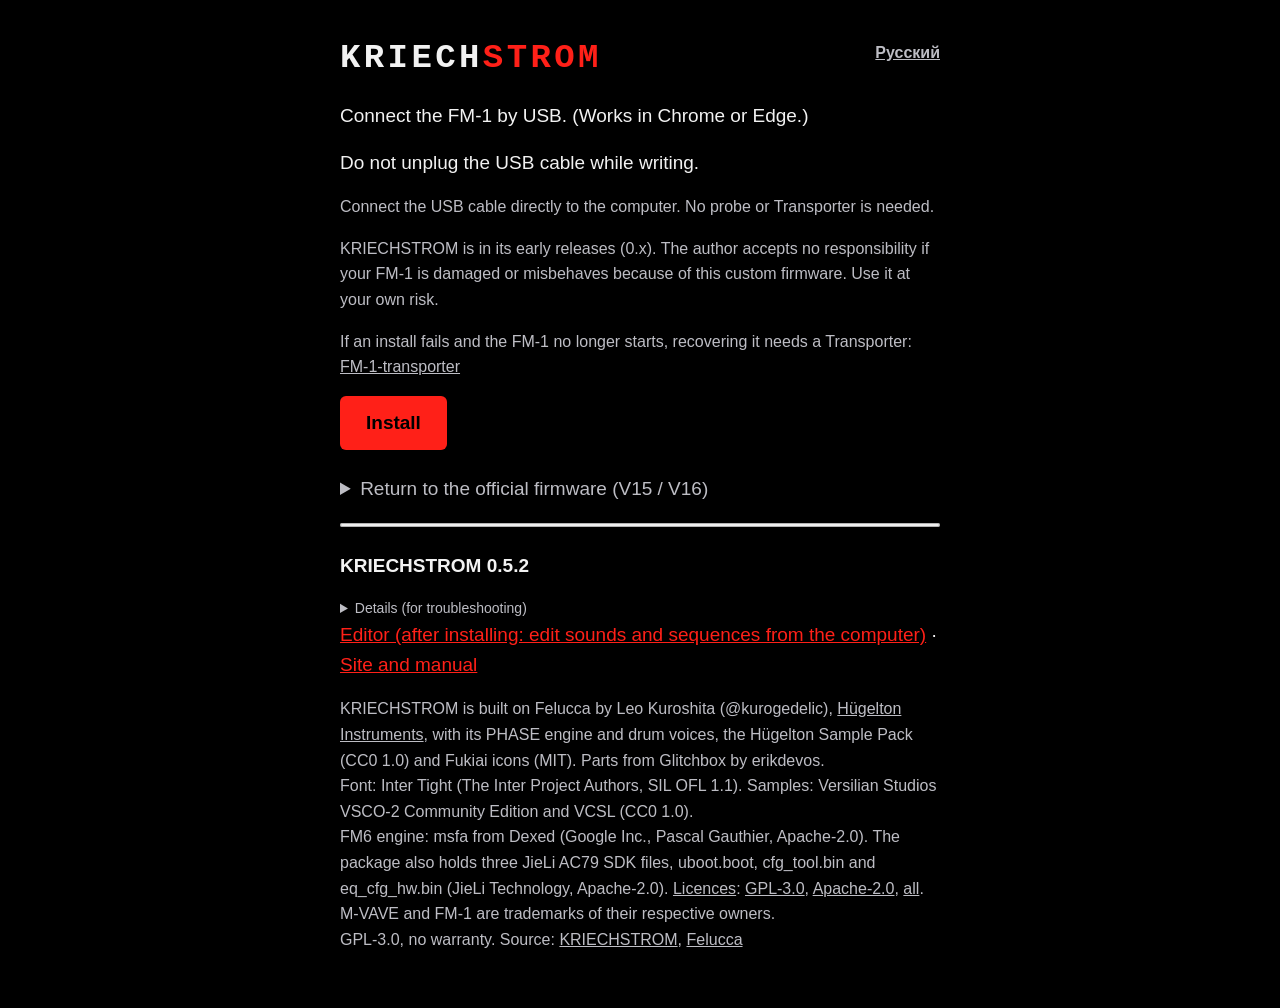
<file: webapp/installer/index.html>
<!doctype html>
<!-- SPDX-License-Identifier: GPL-3.0-only
     Copyright (C) 2026 Leo Kuroshita (@kurogedelic), Hügelton Instruments -->
<html lang="en">
<head>
<meta charset="utf-8">
<meta name="viewport" content="width=device-width, initial-scale=1">
<title>KRIECHSTROM installer</title>
<link rel="icon" href="../../art/favicon.ico" sizes="any">
<link rel="icon" type="image/png" href="../../art/favicon-32.png">
<link rel="apple-touch-icon" href="../../art/icon-180.png">
<style>
  :root { --bg: #000; --fg: #f2f2f2; --dim: #bdbdc4; --red: #ff2018; color-scheme: dark; }
  body { margin: 0; background: var(--bg); color: var(--fg);
         font: 19px/1.6 -apple-system, BlinkMacSystemFont, "Helvetica Neue", Arial, sans-serif; }
  main { max-width: 600px; margin: 0 auto; padding: 40px 16px; }
  h1 { font: 800 34px/1.1 ui-monospace, "IBM Plex Mono", monospace; letter-spacing: .1em; margin: 0 0 24px; }
  h1 b { color: var(--red); }
  a { color: var(--red); }
  .lang { float: right; font-size: 16px; cursor: pointer; text-decoration: underline; background: none; padding: 0; color: var(--dim); }
  p { margin: 0 0 16px; }
  button { font: inherit; font-weight: 800; background: var(--red); color: #000; border: 0; border-radius: 6px; padding: 12px 26px; cursor: pointer; }
  button:disabled { opacity: .35; cursor: default; }
  #status { margin-top: 16px; min-height: 1.6em; font-weight: 600; }
  .small { color: var(--dim); font-size: 16px; }
  progress { width: 100%; height: 8px; margin-top: 16px; accent-color: var(--red); }
  pre { color: var(--dim); font-size: 12px; white-space: pre-wrap; max-height: 240px; overflow: auto; margin-top: 8px; }
  #logbox { margin-top: 16px; color: var(--dim); font-size: 14px; }
  details summary { cursor: pointer; color: var(--dim); }
</style>
</head>
<body>
<main>
  <button class="lang" id="lang"></button>
  <h1>KRIECH<b>STROM</b></h1>
  <p data-t="intro"></p>
  <p data-t="warn"></p>
  <p class="small" data-t="direct"></p>
  <p class="small" data-t="beta"></p>
  <p class="small"><span data-t="brick"></span>
    <a href="https://github.com/kurogedelic/FM-1-transporter" target="_blank" rel="noopener" style="color:inherit">FM-1-transporter</a></p>
  <p><button id="go" disabled data-t="install"></button></p>
  <details style="margin-top:24px">
    <summary data-t="stockTitle"></summary>
    <p class="small" data-t="back"></p>
    <p class="small"><a href="https://www.m-vave.com/download" target="_blank" rel="noopener" style="color:inherit">M-VAVE Downloads</a></p>
    <p><label><span data-t="stockFile"></span><br><input id="stock-file" type="file" accept=".fwsc"></label></p>
    <p><button id="stock-go" disabled data-t="stockGo"></button></p>
    <p class="small" data-t="stockBackup"></p>
    <p class="small"><label><input id="stock-recovery" type="checkbox"> <span data-t="stockRecovery"></span></label></p>
  </details>
  <progress id="bar" max="100" value="0"></progress>
  <p id="status"></p>
  <details id="logbox"><summary data-t="details"></summary><pre id="log"></pre></details>
  <p><a href="../editor/" data-t="editor"></a> · <a href="../../index.html" data-t="home"></a></p>
  <p class="small">KRIECHSTROM is built on Felucca by Leo Kuroshita (@kurogedelic), <a href="https://hugelton.com" target="_blank" rel="noopener" style="color:inherit">Hügelton Instruments</a>, with its PHASE engine and drum voices, the Hügelton Sample Pack (CC0 1.0) and Fukiai icons (MIT). Parts from Glitchbox by erikdevos.<br>
    Font: Inter Tight (The Inter Project Authors, SIL OFL 1.1). Samples: Versilian Studios VSCO-2 Community Edition and VCSL (CC0 1.0).<br>
    FM6 engine: msfa from Dexed (Google Inc., Pascal Gauthier, Apache-2.0). The package also holds three JieLi AC79 SDK files, uboot.boot, cfg_tool.bin and eq_cfg_hw.bin (JieLi Technology, Apache-2.0). <a href="../../firmware/LICENSING.md" style="color:inherit">Licences</a>: <a href="../../firmware/LICENSE" style="color:inherit">GPL-3.0</a>, <a href="../../firmware/LICENSES/Apache-2.0.txt" style="color:inherit">Apache-2.0</a>, <a href="../../firmware/LICENSES/" style="color:inherit">all</a>.<br>
    M-VAVE and FM-1 are trademarks of their respective owners.<br>
    <span data-t="license"></span> <a href="../../index.html#source" style="color:inherit">KRIECHSTROM</a>, <a href="https://github.com/hugelton/Felucca" target="_blank" rel="noopener" style="color:inherit">Felucca</a></p>
</main>
<script type="module">
// SPDX-License-Identifier: GPL-3.0-only
// Copyright (C) 2026 Leo Kuroshita (@kurogedelic), Hügelton Instruments
//
// FM-1 .fwsc packages in the browser: the package identity and the image the
// device reads during an update.

const BLOCKS = 20, BLK = 0x30, KEEP = 0x2F;
const STOCK_V15_SHA256 = "db1642b2b6fa5c2cccb11ffd13878068bb28601678d3644049f99dc40e7edb8a";
const STOCK_APP_SIZE = 0x8DFBC;
const STOCK_V15_SIZE = 699956;
// KRIECHSTROM: M-VAVE's V16 too (what newer FM-1s with the UC25HQ80 flash ship with); pinned the same way
const STOCK_V16_SHA256 = "d017fb65e70aca97ee29d944470c3515a74581df5c0576bf70de917c7b2b61d5";
const STOCK_V16_SIZE = 718196;
const STOCK_SIZES = [STOCK_V15_SIZE, STOCK_V16_SIZE];

const T = new Uint16Array(256);
for (let i = 0; i < 256; i++) {
  let c = i << 8;
  for (let k = 0; k < 8; k++) c = c & 0x8000 ? (c << 1) ^ 0x1021 : c << 1;
  T[i] = c & 0xFFFF;
}

function crc16(d, crc = 0) {
  for (let i = 0; i < d.length; i++) crc = ((crc << 8) & 0xFFFF) ^ T[((crc >> 8) ^ d[i]) & 0xFF];
  return crc;
}

function enc(buf, off, size, key = 0xFFFF) {
  for (let i = 0; i < size; i++) {
    buf[off + i] ^= key & 0xFF;
    key = ((key * 2) ^ (key & 0x8000 ? 0x1021 : 0)) & 0xFFFF;
  }
}

function sfc(buf, off, size, base, key) {
  for (let i = 0; i < size; i += 32) enc(buf, off + i, Math.min(size - i, 32), key ^ ((off + i - base) >> 2));
}

function chipkeyDecode(d) {
  let sum = 0;
  for (let i = 0; i < 16; i++) sum += d[i];
  sum &= 0xFF;
  sum = sum >= 0xE0 ? 0xAA : sum <= 0x10 ? 0x55 : sum;
  let k = 0;
  for (let i = 0; i < 16; i++) if ((d[16 + i] ^ d[15 - i]) < sum) k |= 1 << i;
  return k;
}

const align32 = (v) => (v + 31) & ~31;
const u16 = (b, o) => b[o] | (b[o + 1] << 8);
const u32 = (b, o) => (b[o] | (b[o + 1] << 8) | (b[o + 2] << 16) | (b[o + 3] << 24)) >>> 0;
function w16(b, o, v) { b[o] = v & 0xFF; b[o + 1] = (v >> 8) & 0xFF; }
function w32(b, o, v) { w16(b, o, v & 0xFFFF); w16(b, o + 2, (v >>> 16) & 0xFFFF); }

class Entry {                                   // JLFS head, 32 bytes
  constructor(raw, off) {
    this.hdrOff = off;
    this.hcrc = u16(raw, off);
    this.dcrc = u16(raw, off + 2);
    this.offset = u32(raw, off + 4);
    this.size = u32(raw, off + 8);
    this.flags = raw[off + 12];
    this.resvd = raw[off + 13];
    this.index = u16(raw, off + 14);
    this.rawName = raw.slice(off + 16, off + 32);
    const z = this.rawName.indexOf(0);
    this.name = String.fromCharCode(...this.rawName.slice(0, z < 0 ? 16 : z));
    if (crc16(raw.subarray(off + 2, off + 32)) !== this.hcrc) throw new Error(`JLFS header CRC mismatch @${off.toString(16)}`);
  }
  packInto(buf) {
    const o = this.hdrOff;
    w16(buf, o + 2, this.dcrc); w32(buf, o + 4, this.offset); w32(buf, o + 8, this.size);
    buf[o + 12] = this.flags; buf[o + 13] = this.resvd; w16(buf, o + 14, this.index);
    buf.set(this.rawName, o + 16);
    this.hcrc = crc16(buf.subarray(o + 2, o + 32));
    w16(buf, o, this.hcrc);
  }
}

class Package {
  constructor(bytes) {
    this.raw = new Uint8Array(bytes);
    this.parseUfw();
    this.flash = this.raw.slice(this.flashFileOff, this.flashFileOff + this.flashSize);
    this.parseFlash();
  }

  get product() { return productOf(this.raw); }

  setProduct(name) {
    if (name.length > BLOCKS) throw new Error("product name too long");
    for (let i = 0; i < BLOCKS; i++) {
      const m = i < name.length ? (name.charCodeAt(i) + i + 1) & 0xFF : 0x7D;
      if (i < name.length && m === 0x7D) throw new Error("product name encodes to the unused marker");
      this.raw[i * BLK + KEEP] = m;
    }
  }

  headerBytes() {
    const h = new Uint8Array(BLOCKS * KEEP);
    for (let i = 0; i < BLOCKS; i++) h.set(this.raw.subarray(i * BLK, i * BLK + KEEP), i * KEEP);
    return h;
  }

  hdrFileOff(i) { return Math.floor(i / KEEP) * BLK + (i % KEEP); }

  parseUfw() {
    const h = this.headerBytes();
    enc(h, 0, 0x40);
    const hcrc = u16(h, 0), lcrc = u16(h, 2), nent = u16(h, 8);
    if (crc16(h.subarray(2, 0x40)) !== hcrc) throw new Error("not an FM-1 .fwsc (UFW header CRC mismatch)");
    this.skew = BLOCKS * BLK - h.length;
    this.ufw = h;
    this.nent = nent;
    const hsize = 0x40 + nent * 0x50;
    if (crc16(h.subarray(0x40, hsize)) !== lcrc) throw new Error("UFW entry list CRC mismatch");
    this.entries = [];
    for (let off = 0x40; off < hsize; off += 0x50) {
      const e = h.slice(off, off + 0x50);
      enc(e, 0, 0x50);
      const z = e.subarray(0x40, 0x50).indexOf(0);
      this.entries.push({ off, type: u16(e, 0), dcrc: u16(e, 4), dataOff: u32(e, 8), size: u32(e, 12),
        name: String.fromCharCode(...e.subarray(0x40, z < 0 ? 0x50 : 0x40 + z)), plain: e });
    }
    const fl = this.entries.find((e) => e.type === 0);
    if (!fl) throw new Error("no flash.bin in the package");
    this.flashEntry = fl;
    this.flashFileOff = fl.dataOff + this.skew;
    this.flashSize = fl.size;
    if (crc16(this.raw.subarray(this.flashFileOff, this.flashFileOff + fl.size)) !== fl.dcrc) throw new Error("flash.bin CRC mismatch");
  }

  parseFlash() {
    const dec = this.flash.slice();
    const h = dec.slice(0, 32);
    enc(h, 0, 32);
    if (crc16(h.subarray(2, 32)) !== u16(h, 0)) throw new Error("flash header CRC mismatch");
    this.chipKey = null; this.appBase = null;
    for (let off = 32; ; off += 32) {
      enc(dec, off, 32);
      const e = new Entry(dec, off);
      if (e.name === "isd_config.ini") {
        const blob = dec.subarray(e.offset, e.offset + 34);
        if (crc16(blob.subarray(0, 32)) === u16(blob, 32)) this.chipKey = chipkeyDecode(blob.subarray(0, 32));
      }
      if (e.flags === 0x81 && e.name === "app_dir_head" && this.appBase === null) this.appBase = e.offset;
      if (e.index) break;
    }
    if (this.chipKey === null || this.appBase === null) throw new Error("chip key or app_dir_head not found");
    const b = this.appBase, k = this.chipKey, end = align32(b + 32);
    sfc(dec, b, end - b, b, k);
    const head = new Entry(dec, b);
    const blkEnd = b + head.size;
    if (blkEnd > end) sfc(dec, end, blkEnd - end, b, k);
    this.sfcEnd = Math.max(end, blkEnd);
    this.cfgLen = 0;
    const probe = this.flash.slice(b, align32(blkEnd) + 32);
    sfc(probe, 0, probe.length, 0, k);
    try {
      const cfg = new Entry(probe, blkEnd - b);
      if (cfg.name === "cfg" && blkEnd + cfg.size <= this.flash.length) this.cfgLen = cfg.size;
    } catch (_) { /* no cfg block */ }
    if (this.cfgLen) {
      const region = this.flash.slice(b, blkEnd + this.cfgLen);
      sfc(region, 0, region.length, 0, k);
      dec.set(region, b);
      this.sfcEnd = blkEnd + this.cfgLen;
    }
    this.head = head;
    this.app = null;
    for (let off = b + 32; ; off += 32) {
      const e = new Entry(dec, off);
      if (e.flags === 0x82 && e.name === "app.bin") this.app = e;
      if (e.index) break;
    }
    if (!this.app) throw new Error("app.bin not found in app area");
    this.appOff = b + this.app.offset;
    this.dec = dec;
  }

  // the new app, padded to the stock size (Felucca never changes the layout)
  setApp(app) {
    if (app.length > this.app.size) throw new Error(`app is ${app.length} B, the slot is ${this.app.size} B`);
    const nw = new Uint8Array(this.app.size).fill(0xFF);
    nw.set(app);
    const a = this.app, h = this.head, b = this.appBase;
    this.dec.set(nw, this.appOff);
    a.dcrc = crc16(nw);
    a.packInto(this.dec);
    h.dcrc = crc16(this.dec.subarray(h.hdrOff + 32, h.hdrOff + h.size));
    h.packInto(this.dec);
    this.sfcEnd = Math.max(align32(b + 32), b + h.size + this.cfgLen);
    const region = this.dec.slice(b, this.sfcEnd);
    sfc(region, 0, region.length, 0, this.chipKey);
    this.flash.set(region, b);
  }

  serialize() {
    const out = this.raw.slice();
    out.set(this.flash, this.flashFileOff);
    const fl = this.flashEntry, e = fl.plain.slice();
    w16(e, 4, crc16(this.flash));
    enc(e, 0, 0x50);
    const h = this.ufw.slice();
    h.set(e, fl.off);
    const hsize = 0x40 + this.nent * 0x50;
    w16(h, 2, crc16(h.subarray(0x40, hsize)));
    w16(h, 0, crc16(h.subarray(2, 0x40)));
    enc(h, 0, 0x40);
    for (let i = 0; i < hsize; i++) out[this.hdrFileOff(i)] = h[i];
    return out;
  }
}

// the package identity ("FM-1_904"): one marker byte after each of the first 20 blocks
function productOf(fwsc) {
  if (fwsc.length < BLOCKS * BLK) throw new Error("not an FM-1 package (too short)");
  let s = "";
  for (let i = 0; i < BLOCKS; i++) {
    const m = fwsc[i * BLK + KEEP];
    if (m !== 0x7D) s += String.fromCharCode((m - i - 1) & 0xFF);
  }
  return s;
}

// the image the device addresses during an update: the .fwsc without the 20 marker bytes
function logicalImage(fwsc) {
  const out = new Uint8Array(fwsc.length - BLOCKS);
  for (let i = 0; i < BLOCKS; i++) out.set(fwsc.subarray(i * BLK, i * BLK + KEEP), i * KEEP);
  out.set(fwsc.subarray(BLOCKS * BLK), BLOCKS * KEEP);
  return out;
}

async function sha256hex(bytes) {
  const d = await crypto.subtle.digest("SHA-256", bytes);
  return [...new Uint8Array(d)].map((x) => x.toString(16).padStart(2, "0")).join("");
}

// Only the user's unmodified official V15 is accepted for a return to stock.
// The digest pins every file, loader and flash layout; filenames are not evidence.
async function validateStockPackage(bytes) {
  const STOCK = [   /* (KRIECHSTROM: V16 added, its layout as read from M-VAVE's file) */
    { size: STOCK_V15_SIZE, sha: STOCK_V15_SHA256, product: "FM-1_015", flash: 602112, appOff: 16672, app: STOCK_APP_SIZE },
    { size: STOCK_V16_SIZE, sha: STOCK_V16_SHA256, product: "FM-1_016", flash: 692224, appOff: 16704, app: 597928 },
  ];
  const sha = STOCK.some((s) => s.size === bytes.length) ? await sha256hex(bytes) : "";
  const s = STOCK.find((x) => x.size === bytes.length && x.sha === sha);
  if (!s)
    throw new Error("Select the unmodified official FM-1 firmware file, V15 or V16 (FM-1.fwsc).");
  const pkg = new Package(bytes);
  if (pkg.product !== s.product || pkg.flashFileOff !== 1044 || pkg.flashSize !== s.flash ||
      pkg.appBase !== 16384 || pkg.appOff !== s.appOff || pkg.app.size !== s.app ||
      !pkg.entries.some((e) => e.type === 100 && e.name === "ota.bin" && e.size === 19969))
    throw new Error("The official firmware has an unsupported FM-1 layout.");
  return { product: pkg.product, image: logicalImage(bytes), sha256: s.sha };
}

// official V15 + Felucca app -> installable package (Uint8Array)
async function buildFeluccaPackage(stockBytes, appBytes, product) {
  const sha = await sha256hex(stockBytes);
  if (sha !== STOCK_V15_SHA256) throw new Error("this is not the official FM-1 V15 firmware file (FM-1.fwsc)");
  const pkg = new Package(stockBytes);
  pkg.setApp(appBytes);
  pkg.setProduct(product);
  return pkg.serialize();
}

// SPDX-License-Identifier: GPL-3.0-only
// Copyright (C) 2026 Leo Kuroshita (@kurogedelic), Hügelton Instruments
//
// The FM-1 USB-MIDI update protocol over WebMIDI (after tools/fm1_install.py).
// Step 1: the running firmware (official
// or Felucca) reads parts of the package and stages the update loader. Step 2:
// the loader reads the whole image and writes it. Both steps are "the device
// asks, we answer": cmd 0x30 read requests on the logical image.

const HS_QUERY = [0xF0, 0x00, 0x32, 0x45, 0x00, 0x00, 0x00, 0x40, 0x7F, 0xF7];
const UPGRADE = [0xF0, 0x22, 0x24, 0x35, 0x7F, 0xF7];
const MAXDATA = 512;
const sleep = (ms) => new Promise((r) => setTimeout(r, ms));
const IS_OTA = (id) => /^ota-/i.test(id.model);

// errors carry a code the pages translate: notfound, model, stopped, noloader, lost, noreturn,
// mismatch (detail: the identity the device reports), badreq
function fail(code, msg, detail = "") { const e = new Error(msg); e.code = code; e.detail = detail; return e; }

function pack7(data) {
  const out = []; let acc = 0, nb = 0;
  for (const b of data) {
    acc |= b << nb; nb += 8;
    while (nb >= 7) { out.push(acc & 0x7F); acc >>>= 7; nb -= 7; }
  }
  if (nb) out.push(acc & 0x7F);
  return out;
}

function unpack7(s) {
  const out = []; let acc = 0, nb = 0;
  for (const b of s) {
    acc |= (b & 0x7F) << nb; nb += 7;
    while (nb >= 8) { out.push(acc & 0xFF); acc >>>= 8; nb -= 8; }
  }
  return out;
}

function response(addr, data, fl = 0) {
  const len = data.length;
  const body = [0x00, 0x59, 0x30, (len + 8) & 0xFF, ((len + 8) >> 8) & 0xFF, 0, fl,
    addr & 0xFF, (addr >>> 8) & 0xFF, (addr >>> 16) & 0xFF, (addr >>> 24) & 0xFF,
    len & 0xFF, (len >> 8) & 0xFF, 0, ...data];
  let s = 0;
  for (let i = 6; i < body.length; i++) s += body[i];
  body.push(~s & 0xFF);
  return [0xF0, ...pack7(body), 0xF7];
}

function parseRequest(pkt) {
  if (pkt[0] !== 0xF0 || pkt[pkt.length - 1] !== 0xF7) return null;
  const u = unpack7(pkt.slice(1, -1));
  if (u.length !== 15 || u[0] !== 0 || u[1] !== 0x59 || u[2] !== 0x30) return null;
  let s = 0;
  for (let i = 6; i < 14; i++) s += u[i];
  if ((~s & 0xFF) !== u[14]) return null;
  return { fl: u[6], addr: (u[7] | (u[8] << 8) | (u[9] << 16) | (u[10] << 24)) >>> 0, len: u[11] | (u[12] << 8) | (u[13] << 16) };
}

function parseIdentity(pkt) {
  const d = unpack7(pkt.slice(1, -1));
  if (d.length !== 34 || d[0] !== 0 || d[1] !== 0x59 || d[2] !== 0x11) return null;
  const txt = String.fromCharCode(...d.slice(6, 33)).replace(/\0+$/, "");
  const m = /^([^_]+)_(\d+)$/.exec(txt);
  return m ? { text: txt, model: m[1], version: parseInt(m[2], 10) } : null;
}

// one MIDI in/out pair with a SysEx queue
class Link {
  constructor(input, output) {
    this.input = input; this.output = output; this.q = []; this.waiter = null;
    input.onmidimessage = (ev) => {
      if (ev.data[0] !== 0xF0) return;
      this.q.push(Array.from(ev.data));
      if (this.waiter) { const w = this.waiter; this.waiter = null; w(); }
    };
  }
  get lost() { return this.input.state === "disconnected" || this.output.state === "disconnected"; }
  // false when the port is gone (unplugged): WebMIDI throws on a disconnected output
  send(bytes) {
    try { this.output.send(bytes); return true; } catch (_) { return false; }
  }
  drain() { this.q.length = 0; }
  async read(ms) {
    if (!this.q.length) {
      let tm;
      await Promise.race([new Promise((r) => { this.waiter = r; }), new Promise((r) => { tm = setTimeout(r, ms); })]);
      clearTimeout(tm);
      this.waiter = null;
    }
    return this.q.shift() || null;
  }
  close() { this.input.onmidimessage = null; }
}

async function handshake(link, tries = 3) {
  link.drain();
  for (let t = 0; t < tries; t++) {
    if (!link.send(HS_QUERY)) return null;
    const end = Date.now() + 1000;
    while (Date.now() < end) {
      const p = await link.read(end - Date.now());
      if (!p) break;
      const id = parseIdentity(p);
      if (id) return id;
    }
  }
  return null;
}

class Updater {
  constructor(access, log) {
    this.access = access;
    this.log = log || (() => {});
  }

  // every in/out pair with the same port name that answers the handshake
  async find(filter) {
    const outs = [...this.access.outputs.values()];
    for (const input of this.access.inputs.values()) {
      if (input.state === "disconnected") continue;
      if (!/fm-1|felucca|kriechstrom|clipper|sloop|ota|composite|sinco|usb-midi/i.test(input.name || "")) continue;   // never probe other gear
      // (KRIECHSTROM: macOS keeps a port's first name; an FM-1 that once ran Clipper or SLOOP is still called so)
      const output = outs.find((o) => o.name === input.name && o.state !== "disconnected");
      if (!output) continue;
      try { await input.open(); await output.open(); } catch (_) { continue; }
      const link = new Link(input, output);
      const id = await handshake(link, 2);
      if (id && (!filter || filter(id))) return { link, id, name: input.name };
      link.close();
    }
    return null;
  }

  async waitFor(filter, ms) {
    const end = Date.now() + ms;
    while (Date.now() < end) {
      const dev = await this.find(filter);
      if (dev) return dev;
      await sleep(1000);
    }
    return null;
  }

  // serve read requests until the device asks for one of the finish addresses; stops early
  // when the port disappears (lost: true) instead of waiting out idleMs
  async serve(link, image, finishAddr, idleMs, onProgress) {
    let served = 0, last = Date.now();
    for (;;) {
      const pkt = await link.read(1000);
      if (!pkt) {
        if (link.lost) return { served, finished: false, lost: true };
        if (Date.now() - last > idleMs) return { served, finished: false };
        continue;
      }
      const r = parseRequest(pkt);
      if (!r) continue;
      last = Date.now();
      if (r.addr === 0xE0000000 || r.addr === 0xF0000000) {
        link.send(response(r.addr, [...new TextEncoder().encode("success"), 0]));
        if (r.addr === finishAddr) return { served, finished: true };
        continue;
      }
      if (r.len > MAXDATA || r.addr + r.len > image.length) throw fail("badreq", `bad request ${r.addr.toString(16)}+${r.len}`);
      await sleep(10);
      if (!link.send(response(r.addr, Array.from(image.subarray(r.addr, r.addr + r.len)), r.fl))) {
        return { served, finished: false, lost: true };
      }
      served++;
      if (onProgress) onProgress(served, r.addr);
    }
  }

  // full install: running firmware -> loader -> new firmware
  async install(image, product, onStep) {
    const step = onStep || (() => {});
    const dev = await this.find((id) => !IS_OTA(id));
    if (!dev) throw fail("notfound", "FM-1 not found (USB cable, and no other app using it?)");
    const [model] = product.split("_");
    if (dev.id.model !== model) { dev.link.close(); throw fail("model", `the device is ${dev.id.text}, the package is for ${product}`); }
    step("start", dev.id.text);
    dev.link.send(UPGRADE);
    await sleep(2000);
    const s1 = await this.serve(dev.link, image, 0xE0000000, 8000, (n) => step("verify", n));
    dev.link.close();
    if (!s1.finished) throw fail(s1.lost ? "lost" : "stopped", `the device ${s1.lost ? "was disconnected" : "stopped"} after ${s1.served} requests: nothing was written`);
    step("loader");
    await sleep(3000);
    const ota = await this.waitFor((id) => id.model === "ota-" + model, 30000);
    if (!ota) throw fail("noloader", "the update loader did not appear. Replug the USB cable and press Install again: the device stays in update mode until it is finished.");
    const s2 = await this.write(ota, image, step);
    if (!s2.finished) throw fail(s2.lost ? "lost" : "stopped", `the loader ${s2.lost ? "was disconnected" : "stopped"} after ${s2.served} requests. Replug and press Install again to resume.`);
    step("reboot");
    await sleep(3000);
    const back = await this.waitFor((id) => !IS_OTA(id), 40000);
    if (!back) throw fail("noreturn", "the device did not come back: power-cycle it");
    back.link.close();
    if (back.id.text !== product) throw fail("mismatch", `installed, but the device reports ${back.id.text}`, back.id.text);
    step("done", back.id.text);
    return back.id.text;
  }

  // step 2 with the loader found by find()/waitFor()
  async write(ota, image, step) {
    ota.link.send(UPGRADE);
    await sleep(2000);
    const s2 = await this.serve(ota.link, image, 0xF0000000, 180000, (n) => step("write", n));
    ota.link.close();
    return s2;
  }

  // resume: the device is already in update mode (loader) -> true when the write finished
  async resume(image, onStep, product = null) {
    const model = product && product.split("_")[0];
    const ota = await this.find((id) => model ? id.model === "ota-" + model : IS_OTA(id));
    if (!ota) return false;
    const step = onStep || (() => {});
    const result = await this.write(ota, image, step);
    if (!result.finished) return false;
    if (product) {
      step("reboot");
      await sleep(3000);
      const back = await this.waitFor((id) => id.model === model, 40000);
      if (!back) throw fail("noreturn", "The FM-1 did not return after resuming the write.");
      back.link.close();
      if (back.id.text !== product) throw fail("mismatch", "The FM-1 reports a different firmware after resuming.", back.id.text);
      step("done", back.id.text);
    }
    return true;
  }
}

// SPDX-License-Identifier: GPL-3.0-only
// Copyright (C) 2026 Leo Kuroshita (@kurogedelic), Hügelton Instruments
// Local, complete musical archives. Requests name whitelisted objects, never flash addresses.
// 8: the FM6 patch bank of 1.0..1.0.2 (listed empty since 1.0.3: a restore of an older archive's bank moves its patches
// into the user presets restored before it); 9: the user presets' FM6 patches (1.0.3)
const BACKUP_IDS = [0, 1, 2, 3, 4, 5, 6, 7, 8, 9, 32, 33, 34];
const BACKUP_IDS_V2 = BACKUP_IDS.filter((id) => id !== 9);              // 1.0..1.0.2, and their archives
const BACKUP_IDS_V1 = BACKUP_IDS_V2.filter((id) => id !== 8);           // firmware before FM6, and its archives
const idsOf = (n) => [BACKUP_IDS, BACKUP_IDS_V2, BACKUP_IDS_V1].find((ids) => ids.length === n) || null;
const BACKUP_CMD = { LIST: 65, GET: 66, PUT: 67 };
const BACKUP_CHUNK = 256;
const bkU32 = (n) => Array.from({ length: 5 }, (_, i) => (n >>> (i * 7)) & (i === 4 ? 15 : 127));
const bkR32 = (a, off = 0) => {
  if (a.length < off + 5 || a[off + 4] > 15) throw new Error("Invalid archive number");
  return (a[off] | a[off + 1] << 7 | a[off + 2] << 14 | a[off + 3] << 21 | a[off + 4] << 28) >>> 0;
};
function bkPack(bytes) {
  const a = [];
  for (let off = 0; off < bytes.length; off += 7) {
    const chunk = bytes.subarray(off, off + 7);
    a.push(chunk.reduce((m, b, i) => m | (b >>> 7) << i, 0), ...chunk.map((b) => b & 127));
  }
  return a;
}
function bkUnpack(a, size) {
  const out = new Uint8Array(size); let i = 0, j = 0;
  while (j < size) {
    const n = Math.min(7, size - j), mask = a[i++];
    if (mask == null || mask >>> n) throw new Error("Invalid archive bytes");
    for (let k = 0; k < n; k++) {
      if (a[i] == null || a[i] > 127) throw new Error("Short archive chunk");
      out[j++] = a[i++] | (mask >>> k & 1) << 7;
    }
  }
  if (i !== a.length) throw new Error("Trailing archive bytes");
  return out;
}
function bkCrc(bytes) {
  let c = 0xffffffff;
  for (const b of bytes) {
    c ^= b;
    for (let k = 0; k < 8; k++) c = c >>> 1 ^ (c & 1 ? 0xedb88320 : 0);
  }
  return (~c) >>> 0;
}
function bkCheck(rc) {
  if (rc) throw new Error(({ 1: "Invalid archive object", 2: "Archive data failed validation", 3: "Stop playback first", 4: "Flash write failed", 5: "Start a fresh backup" })[rc] || `Archive error ${rc}`);
}
function bkManifest(a) {
  if (a[0] !== 1) throw new Error("Unsupported archive protocol");
  bkCheck(a[1]);
  const ids = idsOf(a[2]);
  if (!ids || a.length !== 3 + a[2] * 11) throw new Error("Incomplete archive manifest");
  return ids.map((id, i) => {
    const p = 3 + i * 11;
    if (a[p] !== id) throw new Error("Unexpected archive object");
    const size = bkR32(a, p + 1), crc = bkR32(a, p + 6);
    if (size > (id >= 32 ? 81920 : 3840) || (!size && crc)) throw new Error("Archive object too large");
    return { id, size, crc };
  });
}
const bkBase64 = (bytes) => { let s = ""; for (const b of bytes) s += String.fromCharCode(b); return btoa(s); };
function readBackup(file) {
  if (typeof file === "string") file = JSON.parse(file);
  const ids = file && Array.isArray(file.objects) ? idsOf(file.objects.length) : null;
  if (!file || file.format !== "felucca-backup" || file.version !== 1 || !ids)
    throw new Error("Not a complete Felucca backup");
  const objects = file.objects.map((o, i) => {
    if (!o || o.id !== ids[i] || !Number.isInteger(o.size) || o.size < 0 || o.size > (o.id >= 32 ? 81920 : 3840) ||
        !Number.isInteger(o.crc) || o.crc < 0 || o.crc > 0xffffffff || typeof o.data !== "string" ||
        o.data.length !== 4 * Math.ceil(o.size / 3) || !/^(?:[A-Za-z0-9+/]{4})*(?:[A-Za-z0-9+/]{2}==|[A-Za-z0-9+/]{3}=)?$/.test(o.data))
      throw new Error("Invalid backup object");
    const bytes = Uint8Array.from(atob(o.data), (c) => c.charCodeAt(0));
    if (bytes.length !== o.size || bkCrc(bytes) !== o.crc) throw new Error("Backup checksum mismatch");
    if (o.id >= 32 && o.size) {
      if (o.size < 512) throw new Error("Short sample backup");
      const view = new DataView(bytes.buffer), length = view.getUint32(16, true), count = bytes[6];
      if (view.getUint32(0, true) !== 0x504d5346 || view.getUint16(4, true) !== 1 || !count || count > 16 ||
          length !== o.size - 512 || bkCrc(bytes.subarray(512)) !== view.getUint32(20, true)) throw new Error("Invalid sample backup");
      for (let z = 0; z < count; z++) {
        const off = 32 + z * 28, start = view.getUint32(off,true), n = view.getUint32(off+4,true),
          ls = view.getUint32(off+8,true), le = view.getUint32(off+12,true), rate = view.getUint32(off+16,true);
        if (!n || start > length || Math.ceil(n/2) > length - start || n > 163840 || ls > le || le >= n ||
            !rate || rate > 262144 || bytes[off+24] > 88 || bytes[off+25] > bytes[off+26]) throw new Error("Invalid sample zone");
      }
    }
    return { ...o, bytes };
  });
  if (!objects[0].size || !objects[1].size) throw new Error("Backup is missing the current music or settings");
  return { ...file, objects };
}
async function captureBackup(request, firmware, onProgress = () => {}) {
  const manifest = bkManifest(await request([BACKUP_CMD.LIST, []], { timeout: 3000, retries: 0 }));
  const objects = [], total = manifest.reduce((n, o) => n + o.size, 0); let done = 0;
  for (const o of manifest) {
    const bytes = new Uint8Array(o.size);
    for (let off = 0; off < o.size; off += BACKUP_CHUNK) {
      const size = Math.min(BACKUP_CHUNK, o.size - off);
      const a = await request([BACKUP_CMD.GET, [o.id, ...bkU32(off), size & 127, size >>> 7]], { timeout: 1000, retries: 1 });
      bkCheck(a[1]);
      if (a[0] !== o.id || bkR32(a, 2) !== off || (a[7] | a[8] << 7) !== size) throw new Error("Unexpected backup reply");
      bytes.set(bkUnpack(a.slice(9), size), off);
      done += size; onProgress(done, total);
    }
    if (bkCrc(bytes) !== o.crc) throw new Error("The device changed during backup. Try again while stopped.");
    objects.push({ ...o, data: bkBase64(bytes) });
  }
  const file = { format: "felucca-backup", version: 1, firmware, created: new Date().toISOString(), objects };
  readBackup(file); return file;
}
async function restoreBackup(request, file, onProgress = () => {}) {
  const archive = readBackup(file); // Validate every byte before the first destructive request.
  const total = archive.objects.reduce((n, o) => n + o.size, 0); let done = 0;
  const ask = async (r, o = {}) => request(r, { timeout: 4000, retries: 0, ...o });
  const put = async (args) => { const a = await ask([BACKUP_CMD.PUT, args]); bkCheck(a[2]); return a; };
  // Restore live music last. Other objects commit individually; a disconnect can leave a partial restore.
  for (const o of [...archive.objects.slice(2), archive.objects[1], archive.objects[0]]) {
    if (o.id >= 32) {
      const slot = o.id - 32;
      const check = (a) => { if (a[0] !== slot) throw new Error("Unexpected sample reply"); bkCheck(a.at(-1)); };
      if (!o.size) check(await ask([14, [slot]]));
      else {
        if (o.size < 512) throw new Error("Short sample backup");
        check(await ask([11, [slot]]));
        for (let off = 512; off < o.size; off += BACKUP_CHUNK) {
          const chunk = o.bytes.subarray(off, off + BACKUP_CHUNK);
          check(await ask([12, [slot, off & 127, off >>> 7 & 127, off >>> 14 & 127, ...bkPack(chunk)]]));
          done += chunk.length; onProgress(done, total);
        }
        check(await ask([13, [slot, ...bkPack(o.bytes.subarray(0, 480))]]));
        done += 512; onProgress(done, total);
      }
    } else {
      if (o.id === 9) {                    // firmware before 1.0.3 does not take id 9 (rc 1 at begin, nothing written): skip it
        const a = await ask([BACKUP_CMD.PUT, [0, o.id, ...bkU32(o.size), ...bkU32(o.crc)]]);
        if (a[2] === 1) { done += o.size; onProgress(done, total); continue; }
        bkCheck(a[2]);
      } else await put([0, o.id, ...bkU32(o.size), ...bkU32(o.crc)]);
      try {
        for (let off = 0; off < o.size; off += BACKUP_CHUNK) {
          const chunk = o.bytes.subarray(off, off + BACKUP_CHUNK);
          await put([1, o.id, ...bkU32(off), ...bkPack(chunk)]);
          done += chunk.length; onProgress(done, total);
        }
        await put([2, o.id]);
      } catch (e) { await put([3, o.id]).catch(() => {}); throw e; }
    }
  }
  return archive;
}

// Installer connection: no editor page or watcher owns this input simultaneously.
class BackupConnection {
  constructor(input, output) {
    this.input = input; this.output = output; this.pending = null;
    input.onmidimessage = (e) => {
      const d = e.data;
      if (d.length < 6 || d[0] !== 240 || d[1] !== 125 || d[2] !== 70 || d[3] !== 76 || d.at(-1) !== 247) return;
      if (this.pending?.cmd === d[4]) { const p = this.pending; this.pending = null; clearTimeout(p.timer); p.resolve(Array.from(d.slice(5, -1))); }
    };
  }
  async request([cmd, args], opt = {}) {
    if (this.pending || this.closed || this.input.state === "disconnected" || this.output.state === "disconnected") throw new Error("Backup connection closed or busy");
    return new Promise((resolve, reject) => {
      const timer = setTimeout(() => { this.pending = null; reject(new Error("Backup timed out. Keep the FM-1 connected and stopped.")); }, opt.timeout || 1200);
      this.pending = { cmd, timer, resolve, reject };
      try { this.output.send([240, 125, 70, 76, cmd, ...args, 247]); }
      catch (e) { clearTimeout(timer); this.pending = null; reject(e); }
    });
  }
  close() {
    this.closed = true; this.input.onmidimessage = null;
    if (this.pending) { const p = this.pending; this.pending = null; clearTimeout(p.timer); p.reject(new Error("Backup connection closed")); }
  }
}

const $ = (id) => document.getElementById(id);
const TEXT = {
  ru: {
    intro: "Подключи FM-1 по USB. (Работает в Chrome или Edge.)",
    warn: "Не выдёргивай USB, пока идёт запись.",
    install: "Установить", other: "English", searching: "Ищу FM-1…",
    editor: "Редактор (после установки: звуки и паттерны с компьютера)",
    home: "Сайт и мануал",
    direct: "Кабель USB подключай прямо в компьютер. Ни программатор, ни Transporter не нужны.",
    brick: "Если установка сорвалась и FM-1 больше не стартует, для восстановления нужен Transporter:",
    beta: "KRIECHSTROM пока в ранних версиях (0.x). Автор не отвечает, если FM-1 сломается или поведёт себя не так из-за этой прошивки. Ставишь на свой риск.",
    back: "Скачай официальную прошивку FM-1 у M-VAVE (V15, для новых экземпляров V16) и выбери нетронутый FM-1.fwsc. Браузер проверяет файл у тебя, на сервер он не уходит.",
    stockTitle: "Вернуть официальную прошивку (V15 / V16)", stockFile: "Официальный FM-1.fwsc", stockGo: "Сделать бэкап и вернуть официальную",
    stockBackup: "Сначала сохраняются текущая музыка, сохранённые проекты, банки звуков, сэмплы и настройки. Чтобы потом всё вернуть, поставь KRIECHSTROM снова и загрузи архив в редакторе.",
    stockRecovery: "Продолжить прерванное обновление: полный бэкап уже сохранён на компьютере",
    stockValid: "Официальная прошивка проверена", stockConfirm: "Полный бэкап сохранён на компьютере? Дальше FM-1 вернётся на официальную прошивку. Музыку KRIECHSTROM она открыть не сможет.",
    stockNeedBackup: "Из режима обновления бэкап не сделать. Отметь продолжение, только если бэкап уже сохранён.",
    stockUnsupported: "Эта версия не умеет полный бэкап. Сначала поставь свежий KRIECHSTROM.",
    backup: "Сохраняю полный бэкап ", stockError: "Не получилось проверить официальную прошивку: ",
    nomidi: "Этот браузер не умеет. Открой страницу в Chrome или Edge.", loadfail: "Не загрузилось: ",
    start: "Начинаю", verify: "Проверяю", loader: "Перевожу в режим обновления", write: "Пишу",
    reboot: "Перезагрузка", done: "Готово", stopped: "Остановилось. Переподключи USB и нажми Установить ещё раз.",
    error: "Ошибка: ",
    denied: "Доступ к MIDI (SysEx) не разрешён. Разреши MIDI в настройках сайта (в адресной строке) и нажми ещё раз.",
    notfound: "FM-1 не найден. Проверь кабель (нужен кабель с данными), закрой другие программы с MIDI и нажми ещё раз.",
    model: "Подключено не FM-1.",
    lost: "USB отключился. Подключи заново и нажми ещё раз.",
    noloader: "FM-1 в режиме обновления не найден. Переподключи USB и нажми ещё раз (он остаётся в этом режиме, пока запись не закончится).",
    noreturn: "FM-1 не вернулся. Выключи и включи его.",
    mismatch: "Записано, но FM-1 сообщает другую версию: ",
    badpkg: "Файл для установки повреждён. Обнови страницу.",
    leave: "Идёт запись. Не закрывай страницу.",
    license: "GPL-3.0, без гарантий. Исходники:", details: "Подробности (для разбора ошибок)",
  },
  en: {
    intro: "Connect the FM-1 by USB. (Works in Chrome or Edge.)",
    warn: "Do not unplug the USB cable while writing.",
    install: "Install", other: "Русский", searching: "Looking for the FM-1…",
    home: "Site and manual",
    editor: "Editor (after installing: edit sounds and sequences from the computer)",
    direct: "Connect the USB cable directly to the computer. No probe or Transporter is needed.",
    brick: "If an install fails and the FM-1 no longer starts, recovering it needs a Transporter:",
    beta: "KRIECHSTROM is in its early releases (0.x). The author accepts no responsibility if your FM-1 is damaged or misbehaves because of this custom firmware. Use it at your own risk.",
    back: "Get the official FM-1 firmware (V15, or V16 for newer units) from M-VAVE and select the unmodified FM-1.fwsc. The browser validates it locally; it is not sent to a server.",
    stockTitle: "Return to the official firmware (V15 / V16)", stockFile: "Official FM-1.fwsc", stockGo: "Back up and return to the official firmware",
    stockBackup: "Current music, saved music, sound banks, samples and settings are saved first. To restore an archive later, install KRIECHSTROM again and use the editor.",
    stockRecovery: "Resume an interrupted update: I already saved a complete backup to this computer",
    stockValid: "Official firmware verified", stockConfirm: "Has the complete backup file been saved to this computer? Continue to return to the official firmware. It cannot open KRIECHSTROM music.",
    stockNeedBackup: "An update loader cannot export a backup. Only select resume if you already saved a complete backup.",
    stockUnsupported: "This version does not support complete backups. Install the current KRIECHSTROM first.",
    backup: "Saving complete backup ", stockError: "Cannot validate official firmware: ",
    nomidi: "This browser cannot do it. Open the page in Chrome or Edge.", loadfail: "Could not load: ",
    start: "Starting", verify: "Verifying", loader: "Switching to update mode", write: "Writing",
    reboot: "Restarting", done: "Done", stopped: "Stopped. Replug the USB cable and press Install again.",
    error: "Error: ",
    denied: "MIDI (SysEx) access was not allowed. Allow MIDI in the site settings (address bar) and press Install again.",
    notfound: "FM-1 not found. Check the USB cable (a data cable), close other apps that use MIDI, and press Install again.",
    model: "The connected device is not an FM-1.",
    lost: "The USB connection was lost. Replug it and press Install again.",
    noloader: "The FM-1 in update mode was not found. Replug the USB cable and press Install again (it stays in update mode until it is finished).",
    noreturn: "The FM-1 did not come back. Power-cycle it.",
    mismatch: "Written, but the FM-1 reports another version: ",
    badpkg: "The file to install is damaged. Reload the page.",
    leave: "Writing. Do not close the page.",
    license: "GPL-3.0, no warranty. Source:", details: "Details (for troubleshooting)",
  },
};
let lang = "en";   /* (KRIECHSTROM: English first; the button switches to Russian) */
const t = (k) => TEXT[lang][k];
let lastKey = null, lastArg = "";
function applyLang() {
  document.documentElement.lang = lang;
  document.querySelectorAll("[data-t]").forEach((e) => { e.textContent = t(e.dataset.t); });
  $("lang").textContent = t("other");
  if (lastKey) $("status").textContent = t(lastKey) + lastArg;
}
$("lang").addEventListener("click", () => { lang = lang === "ru" ? "en" : "ru"; applyLang(); });
applyLang();
const sayK = (k, arg = "") => { lastKey = k; lastArg = arg; $("status").textContent = t(k) + arg; };
const say = (txt) => { lastKey = null; $("status").textContent = txt; };
const log = (t) => { $("log").textContent += t + "\n"; };
/* progress: verify is the first 5 %, then the write requests (up to 512 bytes each) fill the rest;
   only phase changes go to the log, not every request */
function progressStep(img) {
  const writes = Math.max(1, Math.ceil(img.length / 512));
  let phase = null;
  const show = (k, pct) => { $("bar").value = pct; sayK(k, ` ${Math.floor(pct)}%`); };
  $("bar").value = 0;
  return (k, a) => {
    if (k !== phase) { log(`${k} ${a ?? ""}`); phase = k; }
    if (k === "verify") show("verify", Math.min(5, a * 0.1));
    else if (k === "write") show("write", Math.min(99, 5 + (a / writes) * 94));
    else if (k === "done") { $("bar").value = 100; sayK("done"); }
    else if (["start", "loader", "reboot"].includes(k)) sayK(k);
  };
}
let image = null;
const meta = {"version": "0.5.2", "product": "FM-1_57810002", "pkg": "../../firmware/kriechstrom-0.5.2.fwsc"};

let writing = false, stock = null, stockFileEpoch = 0;
const lockInstaller = (on) => { writing = on; $("go").disabled = on || !image; $("stock-go").disabled = on || !stock; $("stock-file").disabled = on; $("stock-recovery").disabled = on; };
window.addEventListener("beforeunload", (e) => { if (writing) { e.preventDefault(); e.returnValue = t("leave"); } });

(async () => {
  if (!navigator.requestMIDIAccess) { sayK("nomidi"); return; }
  try {
    const r = await fetch(meta.pkg);
    if (!r.ok) throw new Error(`${meta.pkg}: HTTP ${r.status}`);
    const pkg = new Uint8Array(await r.arrayBuffer());
    if (productOf(pkg) !== meta.product) { sayK("badpkg"); return; }
    image = logicalImage(pkg);
    say(`KRIECHSTROM ${meta.version}`);
    $("go").disabled = false;
  } catch (e) { sayK("loadfail", e.message); }
})();

$("go").addEventListener("click", async () => {
  if (writing) return;
  lockInstaller(true);
  sayK("searching");
  let midi;
  try { midi = await navigator.requestMIDIAccess({ sysex: true }); }
  catch (e) { sayK("denied"); lockInstaller(false); return; }
  try {
    const up = new Updater(midi, log);
    const step = progressStep(image);
    const ota = await up.find((id) => /^ota-/i.test(id.model));
    if (ota) {
      ota.link.close();
      sayK((await up.resume(image, step, meta.product)) ? "done" : "stopped");
    } else {
      await up.install(image, meta.product, step);
    }
  } catch (e) {
    if (e && e.code && TEXT[lang][e.code]) sayK(e.code, e.detail || "");
    else sayK("error", e && e.message);
    log(String(e && e.stack || e));
  }
  lockInstaller(false);
});

$("stock-file").addEventListener("change", async () => {
  const epoch = ++stockFileEpoch, file = $("stock-file").files[0]; stock = null; lockInstaller(false);
  if (!file) return;
  try {
    if (!STOCK_SIZES.includes(file.size)) throw new Error("FM-1 V15 / V16, FM-1.fwsc");
    const verified = await validateStockPackage(new Uint8Array(await file.arrayBuffer()));
    if (epoch !== stockFileEpoch) return;
    stock = verified; sayK("stockValid"); lockInstaller(false);
  } catch (e) { if (epoch === stockFileEpoch) sayK("stockError", e.message); }
});
function saveArchive(archive) {
  const url = URL.createObjectURL(new Blob([JSON.stringify(archive)], {type:"application/json"}));
  const a = document.createElement("a"); a.href = url; a.download = `KRIECHSTROM-backup-${new Date().toISOString().slice(0,10)}.json`;
  document.body.append(a); a.click(); a.remove(); setTimeout(() => URL.revokeObjectURL(url), 1000);
}
function archiveInfo(a) {
  let pos = a.indexOf(0); if (pos < 0) throw new Error("Invalid INFO");
  const version = String.fromCharCode(...a.slice(0,pos)); pos++;
  const engines = a[pos]; pos += 5;
  for (let i = 0; i < engines; i++) { const end = a.indexOf(0,pos); if (end < 0) throw new Error("Invalid INFO"); pos = end + 1; }
  const ext = a.slice(pos + 1);
  const supported = /^(FELUCCA|KRIECHSTROM) /i.test(version) && ext[0] === 16 && ext[1] === 0x55 && ext[2] === 1 &&
    ext[4] === 0x4d && ext[5] === 1 && ext[8] === 0x42 && ext[9] === 1 && (ext[10] & 1);
  return {version,supported};
}
$("stock-go").addEventListener("click", async () => {
  if (!stock || writing) return;
  const selected = stock; lockInstaller(true);
  sayK("searching");
  let link = null;
  try {
    let midi;
    try { midi = await navigator.requestMIDIAccess({sysex:true}); } catch (e) { sayK("denied"); return; }
    const up = new Updater(midi, log);
    const step = progressStep(selected.image);
    const loader = await up.find(id => id.model === "ota-FM-1");
    if (loader) {
      loader.link.close();
      if (!$("stock-recovery").checked) { sayK("stockNeedBackup"); return; }
      if (!confirm(t("stockConfirm"))) return;
      sayK(await up.resume(selected.image, step, selected.product) ? "done" : "stopped");
    } else {
      const device = await up.find(id => id.model === "FM-1");
      if (!device) { sayK("notfound"); return; }
      const input = device.link.input, output = device.link.output; device.link.close();
      link = new BackupConnection(input, output);
      const info = archiveInfo(await link.request([1,[]]));
      if (!info.supported) { sayK("stockUnsupported"); return; }
      const archive = await captureBackup((r,o) => link.request(r,o), info.version,
        (done,total) => sayK("backup", `${Math.round(done / Math.max(1,total) * 100)}%`));
      saveArchive(archive); link.close(); link = null;
      if (!confirm(t("stockConfirm"))) return;
      await up.install(selected.image, selected.product, step);
    }
  } catch (e) {
    if (e.code && TEXT[lang][e.code]) sayK(e.code,e.detail || ""); else sayK("error",e.message);
    log(String(e.stack || e));
  } finally { if (link) link.close(); lockInstaller(false); }
});
</script>
</body>
</html>
</file>
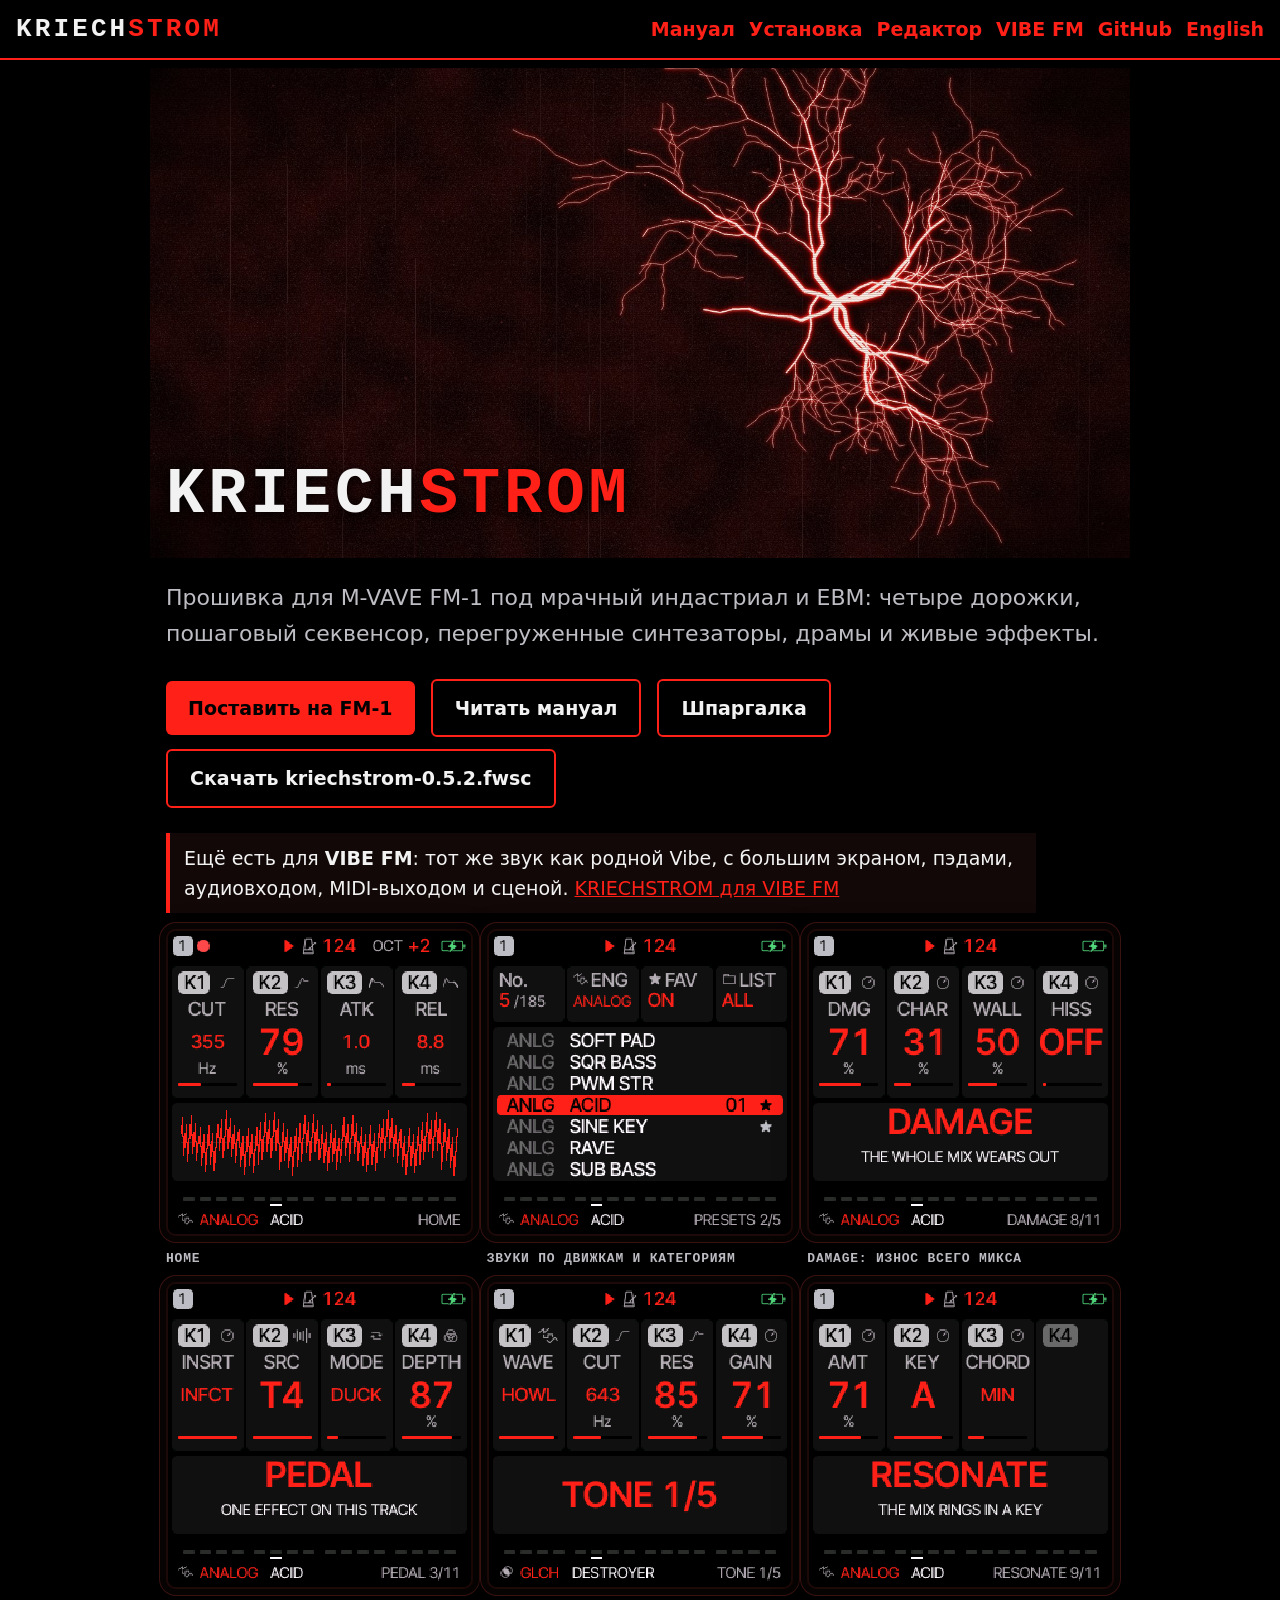
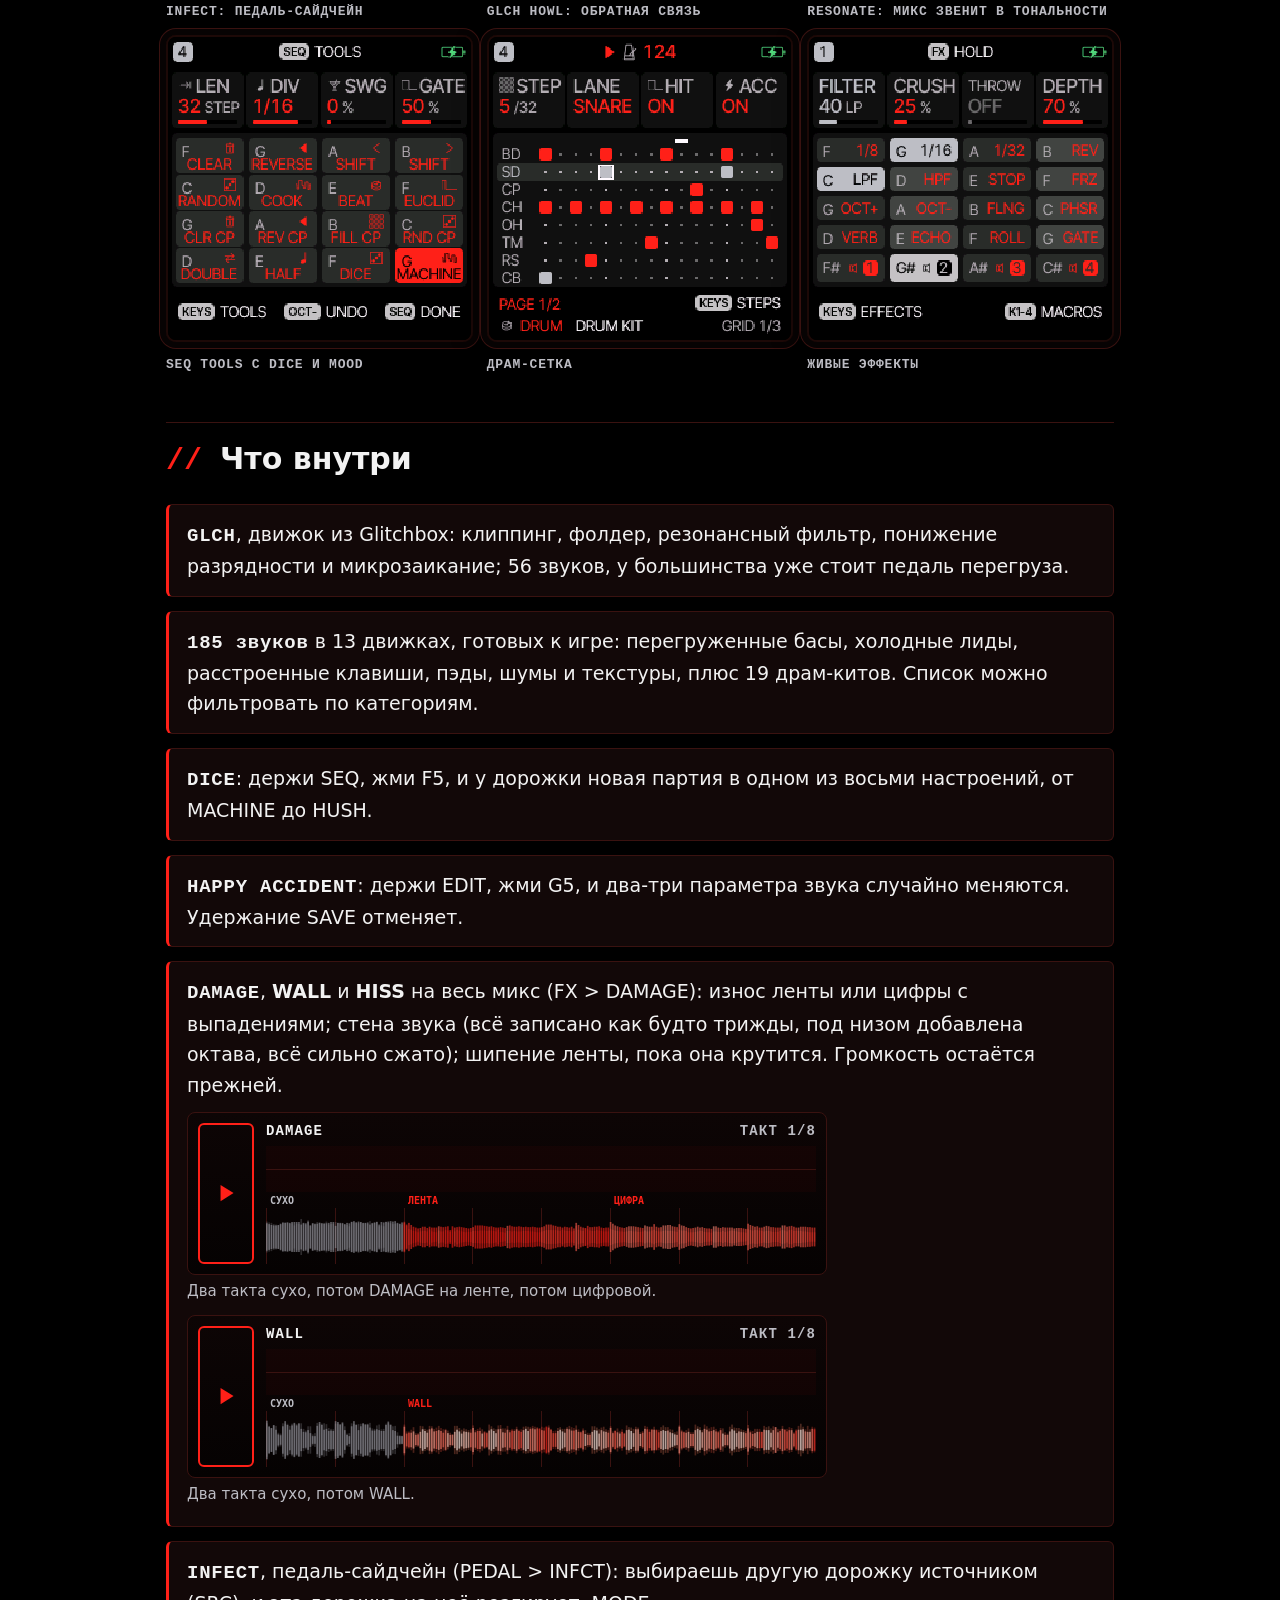
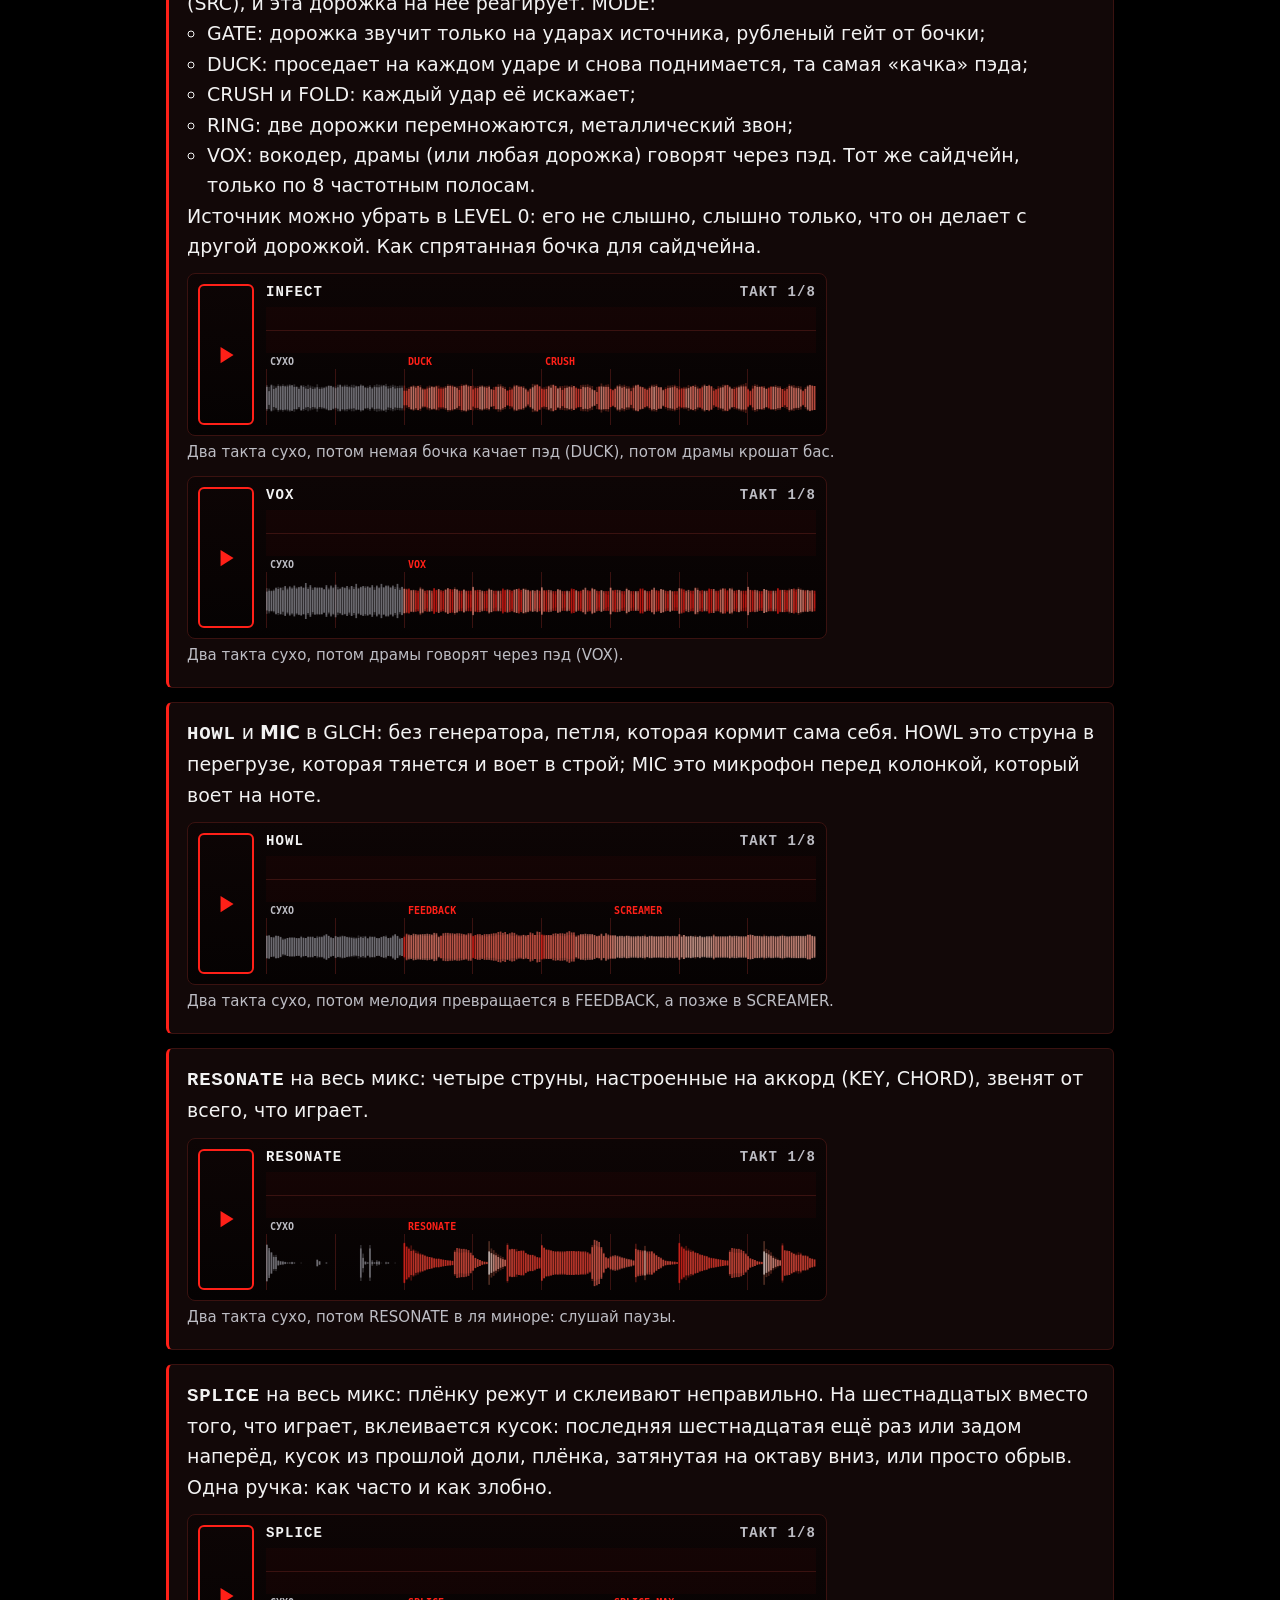
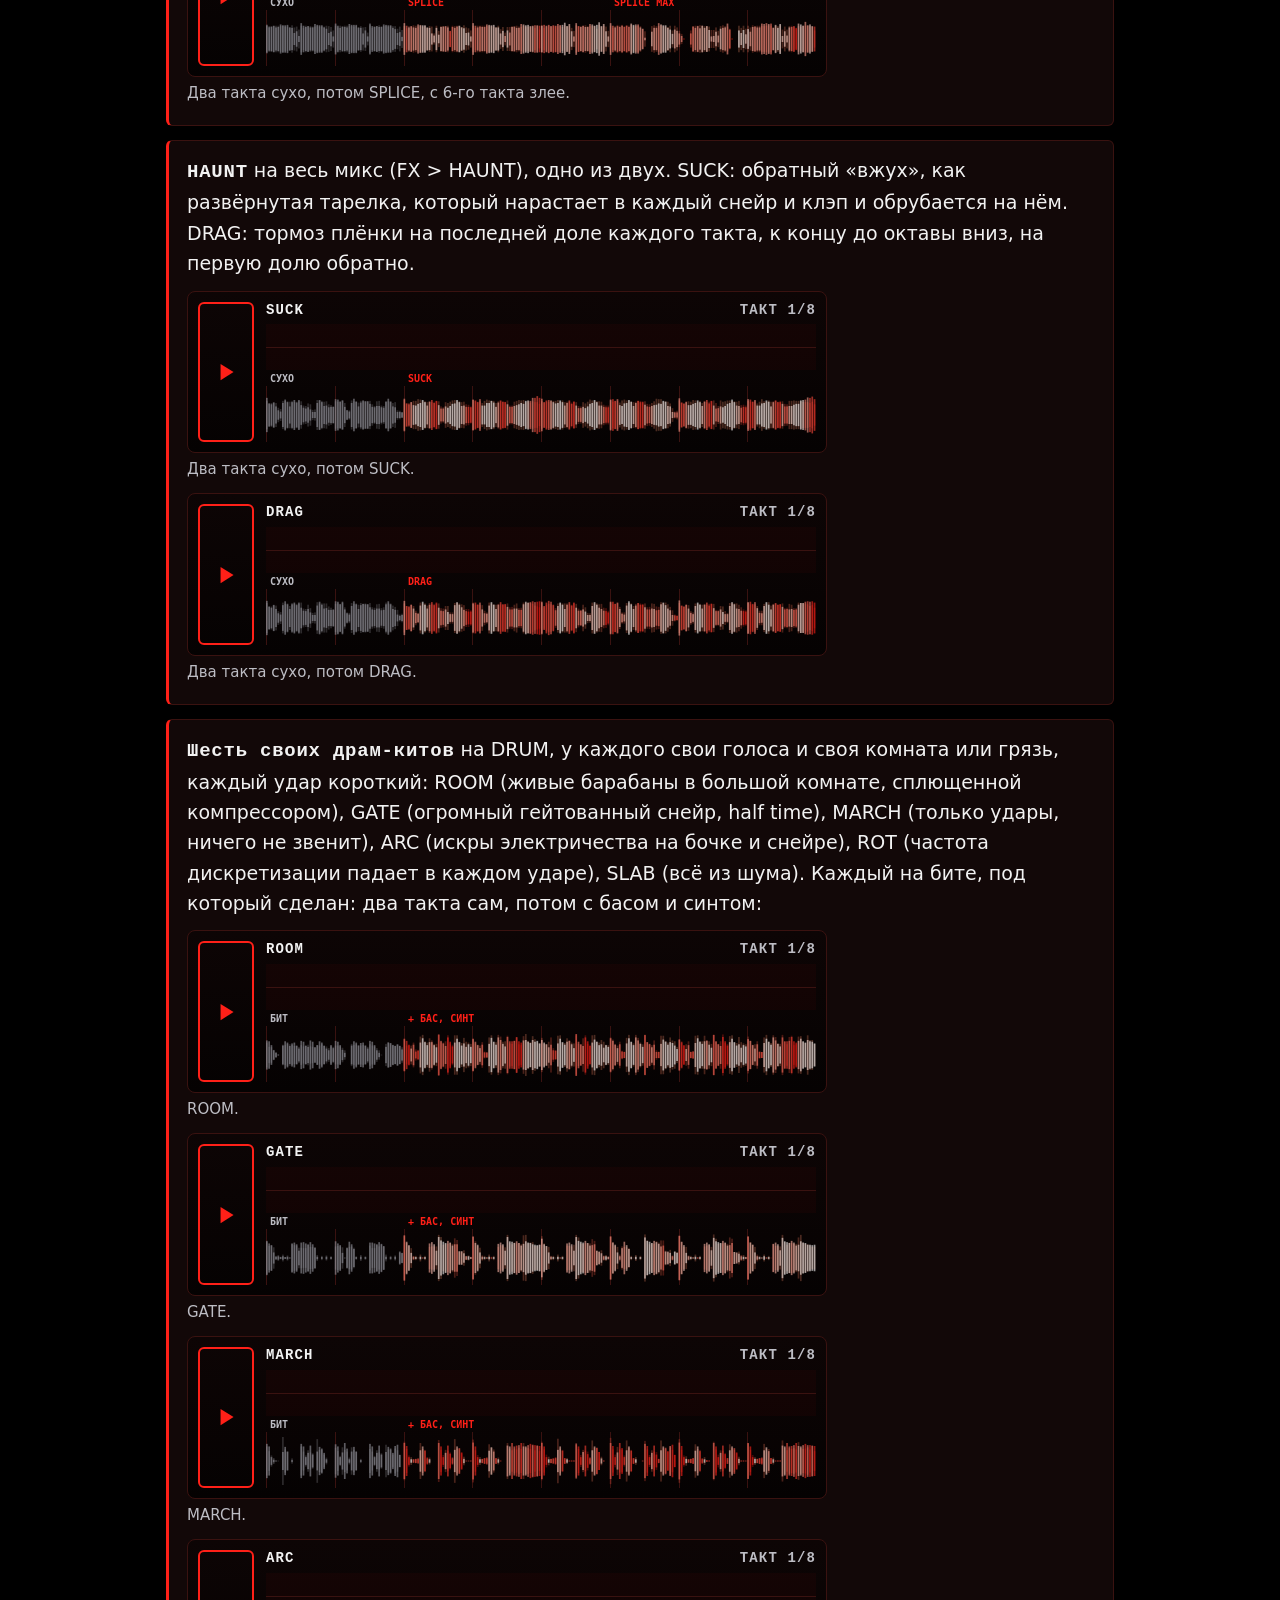
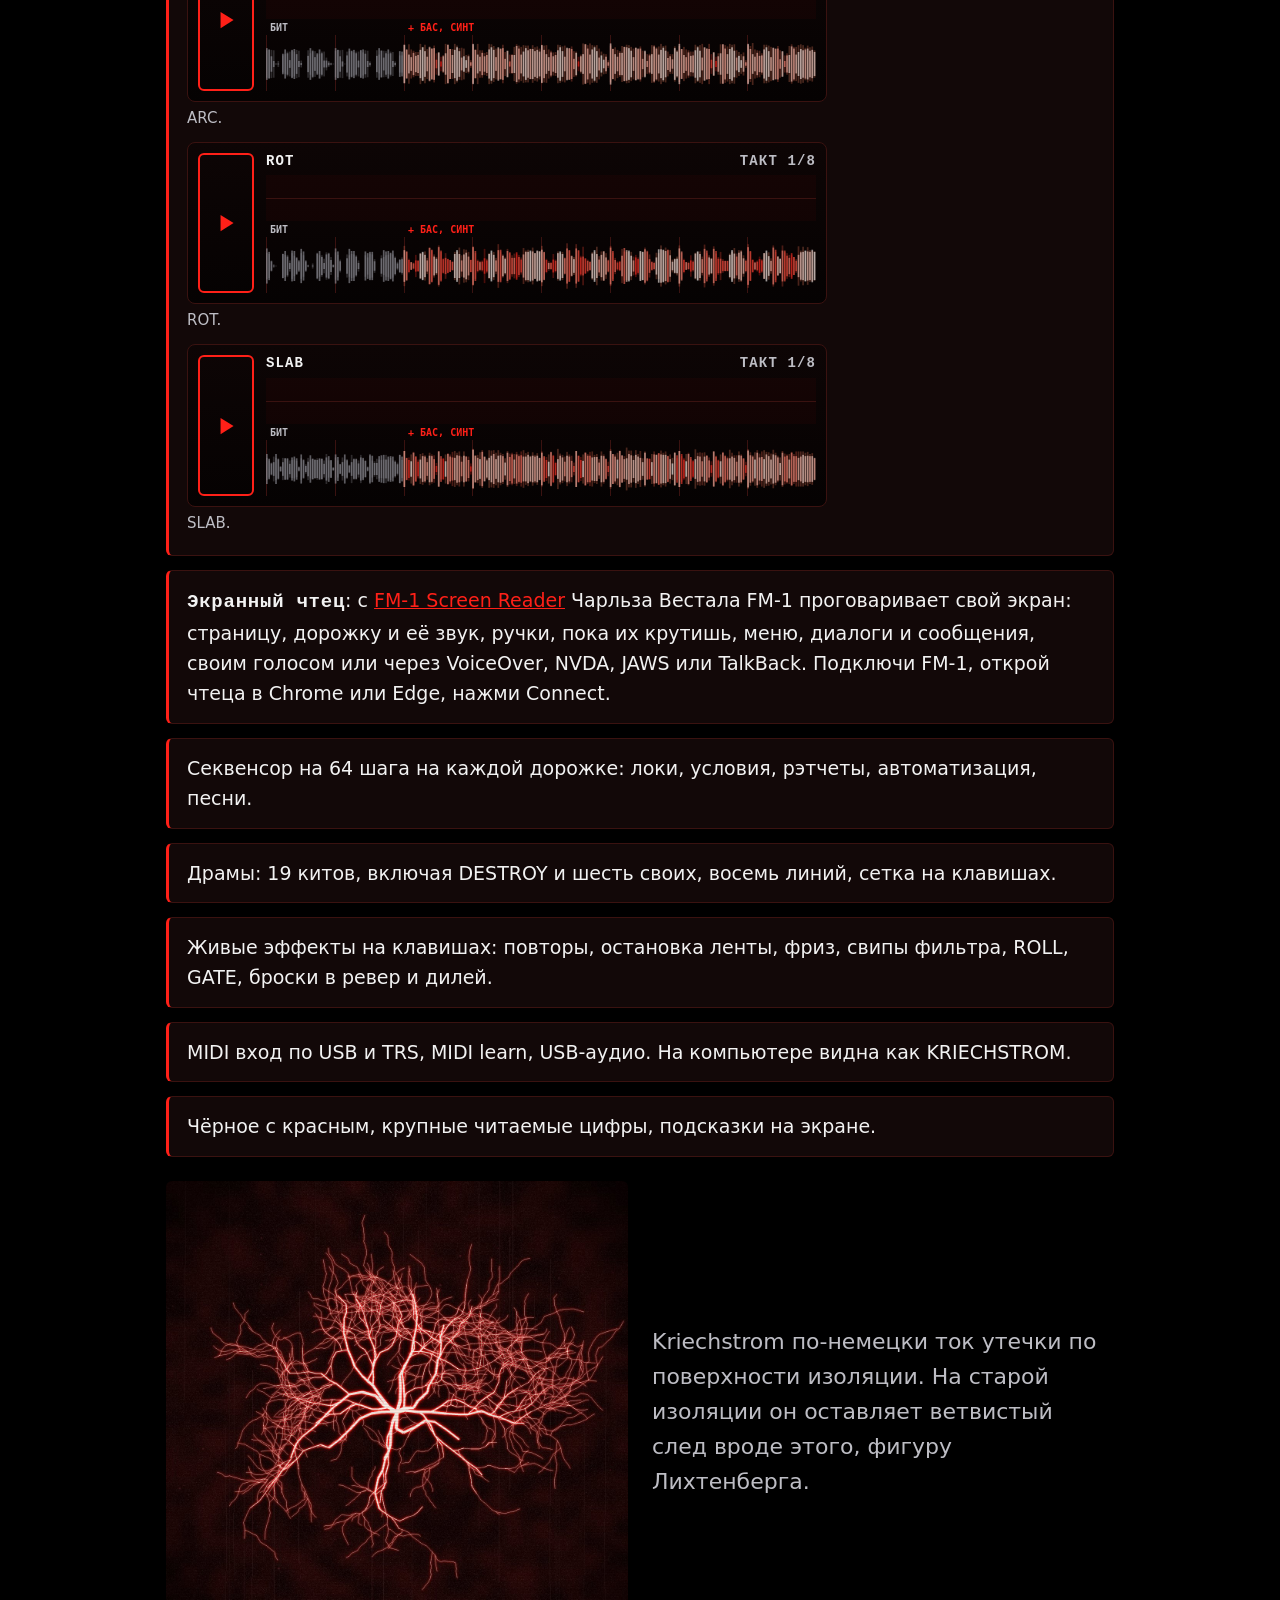
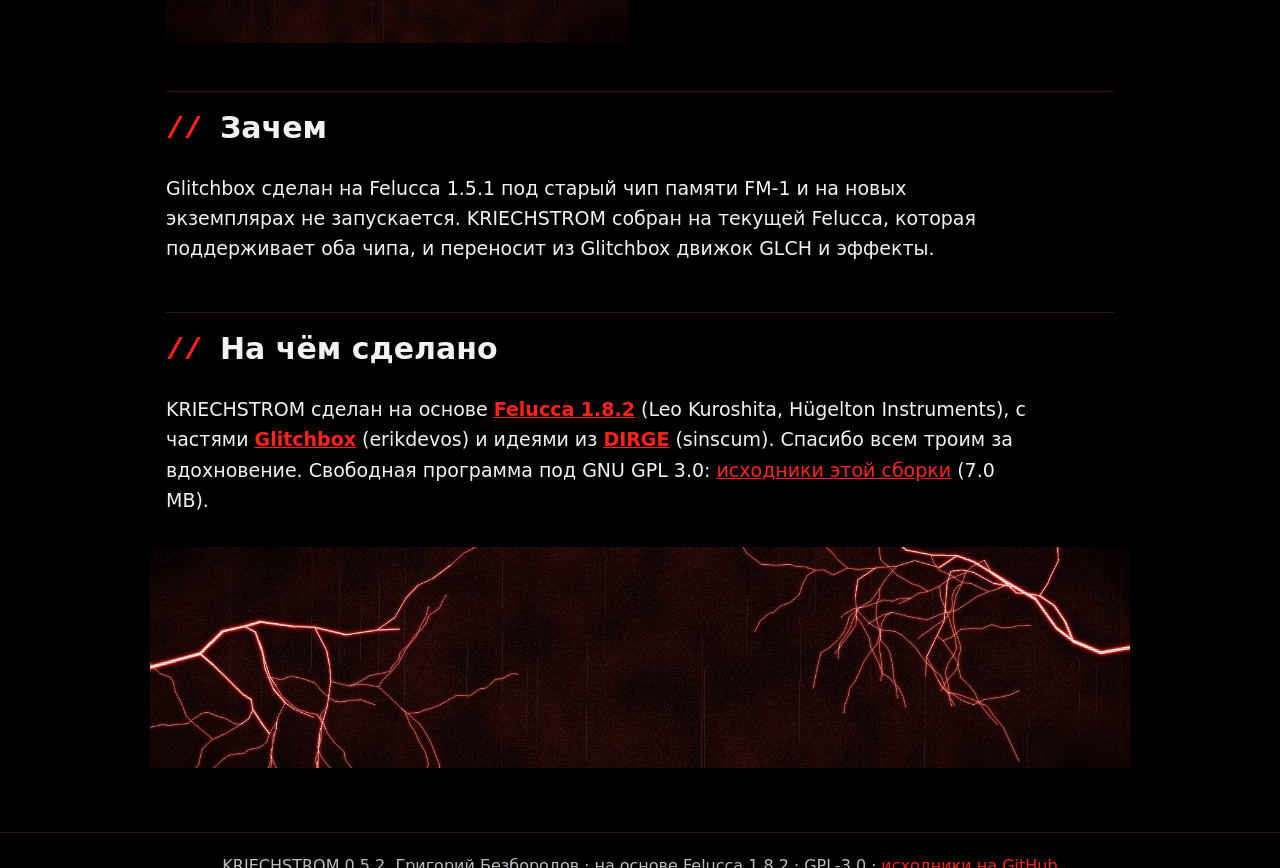
<file: ru.html>
<!doctype html>
<html lang="ru">
<head>
<meta charset="utf-8">
<meta name="viewport" content="width=device-width, initial-scale=1">
<title>KRIECHSTROM</title>
<link rel="icon" href="art/favicon.ico" sizes="any">
<link rel="icon" type="image/png" href="art/favicon-32.png">
<link rel="apple-touch-icon" href="art/icon-180.png">
<meta name="description" content="KRIECHSTROM: мрачная индастриал и EBM прошивка для M-VAVE FM-1.">
<link rel="stylesheet" href="style.css">
<script src="krst.js" defer></script>
</head>
<body>
<header class="top">
  <a class="logo" href="ru.html">KRIECH<b>STROM</b></a>
  <nav><a href="manual/ru.html">Мануал</a><a href="webapp/installer/">Установка</a><a href="webapp/editor/">Редактор</a><a href="https://xforsa.github.io/kriechstrom-vibe/ru.html">VIBE FM</a><a href="https://github.com/Xforsa/kriechstrom">GitHub</a><a href="index.html">English</a></nav>
</header>
<main>
<div class="hero"><img src="art/hero.jpg" alt="" width="1600" height="800"><h1>KRIECH<span class="red">STROM</span></h1></div>
<p class="lead">Прошивка для M-VAVE FM-1 под мрачный индастриал и EBM: четыре дорожки, пошаговый секвенсор,
перегруженные синтезаторы, драмы и живые эффекты.</p>
<p>
  <a class="btn" href="webapp/installer/">Поставить на FM-1</a>
  <a class="btn ghost" href="manual/ru.html">Читать мануал</a>
  <a class="btn ghost" href="manual/ru.html#cheat">Шпаргалка</a>
  <a class="btn ghost" href="firmware/kriechstrom-0.5.2.fwsc">Скачать kriechstrom-0.5.2.fwsc</a>
</p>

<p class="note">Ещё есть для <b>VIBE FM</b>: тот же звук как родной Vibe, с большим экраном, пэдами, аудиовходом, MIDI-выходом и сценой. <a href="https://xforsa.github.io/kriechstrom-vibe/ru.html">KRIECHSTROM для VIBE FM</a></p>

<div class="shots">
  <figure><img src="shots/home.png" alt="HOME"><figcaption>HOME</figcaption></figure>
  <figure><img src="shots/presets.png" alt="PRESETS"><figcaption>Звуки по движкам и категориям</figcaption></figure>
  <figure><img src="shots/damage.png" alt="DAMAGE"><figcaption>DAMAGE: износ всего микса</figcaption></figure>
  <figure><img src="shots/insert_infect.png" alt="PEDAL INFCT"><figcaption>INFECT: педаль-сайдчейн</figcaption></figure>
  <figure><img src="shots/edit_howl.png" alt="GLCH HOWL"><figcaption>GLCH HOWL: обратная связь</figcaption></figure>
  <figure><img src="shots/resonate.png" alt="RESONATE"><figcaption>RESONATE: микс звенит в тональности</figcaption></figure>
  <figure><img src="shots/layer_seq_tools_drum.png" alt="SEQ TOOLS"><figcaption>SEQ TOOLS с DICE и MOOD</figcaption></figure>
  <figure><img src="shots/drum.png" alt="драм-сетка"><figcaption>Драм-сетка</figcaption></figure>
  <figure><img src="shots/perform_held.png" alt="слой FX"><figcaption>Живые эффекты</figcaption></figure>
</div>

<h2>Что внутри</h2>
<ul class="feats">
  <li><b>GLCH</b>, движок из Glitchbox: клиппинг, фолдер, резонансный фильтр, понижение разрядности и микрозаикание; 56 звуков, у большинства уже стоит педаль перегруза.</li>
  <li><b>185 звуков</b> в 13 движках, готовых к игре: перегруженные басы, холодные лиды, расстроенные клавиши, пэды, шумы и текстуры, плюс 19 драм-китов. Список можно фильтровать по категориям.</li>
  <li><b>DICE</b>: держи SEQ, жми F5, и у дорожки новая партия в одном из восьми настроений, от MACHINE до HUSH.</li>
  <li><b>HAPPY ACCIDENT</b>: держи EDIT, жми G5, и два-три параметра звука случайно меняются. Удержание SAVE отменяет.</li>
  <li><b>DAMAGE</b>, <b>WALL</b> и <b>HISS</b> на весь микс (FX &gt; DAMAGE): износ ленты или цифры с выпадениями;
    стена звука (всё записано как будто трижды, под низом добавлена октава, всё сильно сжато); шипение ленты, пока она
    крутится. Громкость остаётся прежней.
    <audio controls preload="none" src="audio/damage.m4a" data-name="DAMAGE" data-bars="8" data-parts="1:СУХО|3:ЛЕНТА|6:ЦИФРА" data-dur="22.854" data-peaks="[base64]"></audio><span class="demo">Два такта сухо, потом DAMAGE на ленте, потом цифровой.</span>
    <audio controls preload="none" src="audio/wall.m4a" data-name="WALL" data-bars="8" data-parts="1:СУХО|3:WALL" data-dur="19.197" data-peaks="[base64]"></audio><span class="demo">Два такта сухо, потом WALL.</span></li>
  <li><b>INFECT</b>, педаль-сайдчейн (PEDAL &gt; INFCT): выбираешь другую дорожку источником (SRC), и эта дорожка
    на неё реагирует. MODE:
    <ul>
      <li>GATE: дорожка звучит только на ударах источника, рубленый гейт от бочки;</li>
      <li>DUCK: проседает на каждом ударе и снова поднимается, та самая «качка» пэда;</li>
      <li>CRUSH и FOLD: каждый удар её искажает;</li>
      <li>RING: две дорожки перемножаются, металлический звон;</li>
      <li>VOX: вокодер, драмы (или любая дорожка) говорят через пэд. Тот же сайдчейн, только по 8 частотным полосам.</li>
    </ul>
    Источник можно убрать в LEVEL 0: его не слышно, слышно только, что он делает с другой дорожкой. Как спрятанная
    бочка для сайдчейна.
    <audio controls preload="none" src="audio/infect.m4a" data-name="INFECT" data-bars="8" data-parts="1:СУХО|3:DUCK|5:CRUSH" data-dur="15.999" data-peaks="[base64]"></audio><span class="demo">Два такта сухо, потом немая бочка качает пэд (DUCK), потом драмы крошат бас.</span>
    <audio controls preload="none" src="audio/vox.m4a" data-name="VOX" data-bars="8" data-parts="1:СУХО|3:VOX" data-dur="17.450" data-peaks="[base64]"></audio><span class="demo">Два такта сухо, потом драмы говорят через пэд (VOX).</span></li>
  <li><b>HOWL</b> и <b>MIC</b> в GLCH: без генератора, петля, которая кормит сама себя. HOWL это струна в перегрузе,
    которая тянется и воет в строй; MIC это микрофон перед колонкой, который воет на ноте.
    <audio controls preload="none" src="audio/howl.m4a" data-name="HOWL" data-bars="8" data-parts="1:СУХО|3:FEEDBACK|6:SCREAMER" data-dur="21.333" data-peaks="[base64]"></audio><span class="demo">Два такта сухо, потом мелодия превращается в FEEDBACK, а позже в SCREAMER.</span></li>
  <li><b>RESONATE</b> на весь микс: четыре струны, настроенные на аккорд (KEY, CHORD), звенят от всего, что играет.
    <audio controls preload="none" src="audio/resonate.m4a" data-name="RESONATE" data-bars="8" data-parts="1:СУХО|3:RESONATE" data-dur="23.998" data-peaks="[base64]"></audio><span class="demo">Два такта сухо, потом RESONATE в ля миноре: слушай паузы.</span></li>
  <li><b>SPLICE</b> на весь микс: плёнку режут и склеивают неправильно. На шестнадцатых вместо того, что играет,
    вклеивается кусок: последняя шестнадцатая ещё раз или задом наперёд, кусок из прошлой доли, плёнка, затянутая на
    октаву вниз, или просто обрыв. Одна ручка: как часто и как злобно.
    <audio controls preload="none" src="audio/splice.m4a" data-name="SPLICE" data-bars="8" data-parts="1:СУХО|3:SPLICE|6:SPLICE MAX" data-dur="14.768" data-peaks="[base64]"></audio><span class="demo">Два такта сухо, потом SPLICE, с 6-го такта злее.</span></li>
  <li><b>HAUNT</b> на весь микс (FX &gt; HAUNT), одно из двух. SUCK: обратный «вжух», как развёрнутая тарелка, который
    нарастает в каждый снейр и клэп и обрубается на нём. DRAG: тормоз плёнки на последней доле каждого такта, к концу
    до октавы вниз, на первую долю обратно.
    <audio controls preload="none" src="audio/suck.m4a" data-name="SUCK" data-bars="8" data-parts="1:СУХО|3:SUCK" data-dur="19.197" data-peaks="[base64]"></audio><span class="demo">Два такта сухо, потом SUCK.</span>
    <audio controls preload="none" src="audio/drag.m4a" data-name="DRAG" data-bars="8" data-parts="1:СУХО|3:DRAG" data-dur="19.197" data-peaks="[base64]"></audio><span class="demo">Два такта сухо, потом DRAG.</span></li>
  <li><b>Шесть своих драм-китов</b> на DRUM, у каждого свои голоса и своя комната или грязь, каждый удар короткий:
    ROOM (живые барабаны в большой комнате, сплющенной компрессором), GATE (огромный гейтованный снейр, half time),
    MARCH (только удары, ничего не звенит), ARC (искры электричества на бочке и снейре), ROT (частота дискретизации
    падает в каждом ударе), SLAB (всё из шума). Каждый на бите, под который сделан: два такта сам, потом с басом и синтом:
    <audio controls preload="none" src="audio/kit_room_track.m4a" data-name="ROOM" data-bars="8" data-parts="1:БИТ|3:+ БАС, СИНТ" data-dur="19.197" data-peaks="[base64]"></audio><span class="demo">ROOM.</span>
    <audio controls preload="none" src="audio/kit_gate_track.m4a" data-name="GATE" data-bars="8" data-parts="1:БИТ|3:+ БАС, СИНТ" data-dur="14.994" data-peaks="[base64]"></audio><span class="demo">GATE.</span>
    <audio controls preload="none" src="audio/kit_march_track.m4a" data-name="MARCH" data-bars="8" data-parts="1:БИТ|3:+ БАС, СИНТ" data-dur="17.142" data-peaks="[base64]"></audio><span class="demo">MARCH.</span>
    <audio controls preload="none" src="audio/kit_arc_track.m4a" data-name="ARC" data-bars="8" data-parts="1:БИТ|3:+ БАС, СИНТ" data-dur="15.999" data-peaks="[base64]"></audio><span class="demo">ARC.</span>
    <audio controls preload="none" src="audio/kit_rot_track.m4a" data-name="ROT" data-bars="8" data-parts="1:БИТ|3:+ БАС, СИНТ" data-dur="17.775" data-peaks="[base64]"></audio><span class="demo">ROT.</span>
    <audio controls preload="none" src="audio/kit_slab_track.m4a" data-name="SLAB" data-bars="8" data-parts="1:БИТ|3:+ БАС, СИНТ" data-dur="13.711" data-peaks="[base64]"></audio><span class="demo">SLAB.</span></li>
  <li><b>Экранный чтец</b>: с <a href="https://charlesvestal.github.io/fm1-reader/">FM-1 Screen Reader</a> Чарльза
    Вестала FM-1 проговаривает свой экран: страницу, дорожку и её звук, ручки, пока их крутишь, меню, диалоги и
    сообщения, своим голосом или через VoiceOver, NVDA, JAWS или TalkBack. Подключи FM-1, открой чтеца в Chrome или
    Edge, нажми Connect.</li>
  <li>Секвенсор на 64 шага на каждой дорожке: локи, условия, рэтчеты, автоматизация, песни.</li>
  <li>Драмы: 19 китов, включая DESTROY и шесть своих, восемь линий, сетка на клавишах.</li>
  <li>Живые эффекты на клавишах: повторы, остановка ленты, фриз, свипы фильтра, ROLL, GATE, броски в ревер и дилей.</li>
  <li>MIDI вход по USB и TRS, MIDI learn, USB-аудио. На компьютере видна как KRIECHSTROM.</li>
  <li>Чёрное с красным, крупные читаемые цифры, подсказки на экране.</li>
</ul>

<div class="split"><img src="art/tracking.jpg" alt="фигура Лихтенберга" width="1200" height="1200">
<p class="lead">Kriechstrom по-немецки ток утечки по поверхности изоляции. На старой изоляции он оставляет ветвистый
след вроде этого, фигуру Лихтенберга.</p></div>

<h2>Зачем</h2>
<p>Glitchbox сделан на Felucca 1.5.1 под старый чип памяти FM-1 и на новых экземплярах не запускается. KRIECHSTROM собран
на текущей Felucca, которая поддерживает оба чипа, и переносит из Glitchbox движок GLCH и эффекты.</p>

<h2 id="source">На чём сделано</h2>
<p>KRIECHSTROM сделан на основе <a href="https://github.com/hugelton/Felucca"><b>Felucca 1.8.2</b></a> (Leo Kuroshita, Hügelton Instruments), с частями <a href="https://github.com/erikdevos/glitchbox"><b>Glitchbox</b></a>
(erikdevos) и идеями из <a href="https://github.com/sinscum/DIRGE"><b>DIRGE</b></a> (sinscum). Спасибо всем троим за вдохновение. Свободная программа под GNU GPL 3.0:
<a href="src/kriechstrom-0.5.2-src.tar.gz">исходники этой сборки</a> (7.0 MB).</p>
<img class="band" src="art/band.jpg" alt="" width="1600" height="360">
</main>
<footer>KRIECHSTROM 0.5.2, Григорий Безбородов · на основе Felucca 1.8.2 · GPL-3.0 · <a href="https://github.com/Xforsa/kriechstrom">исходники на GitHub</a></footer>
</body>
</html>
</file>
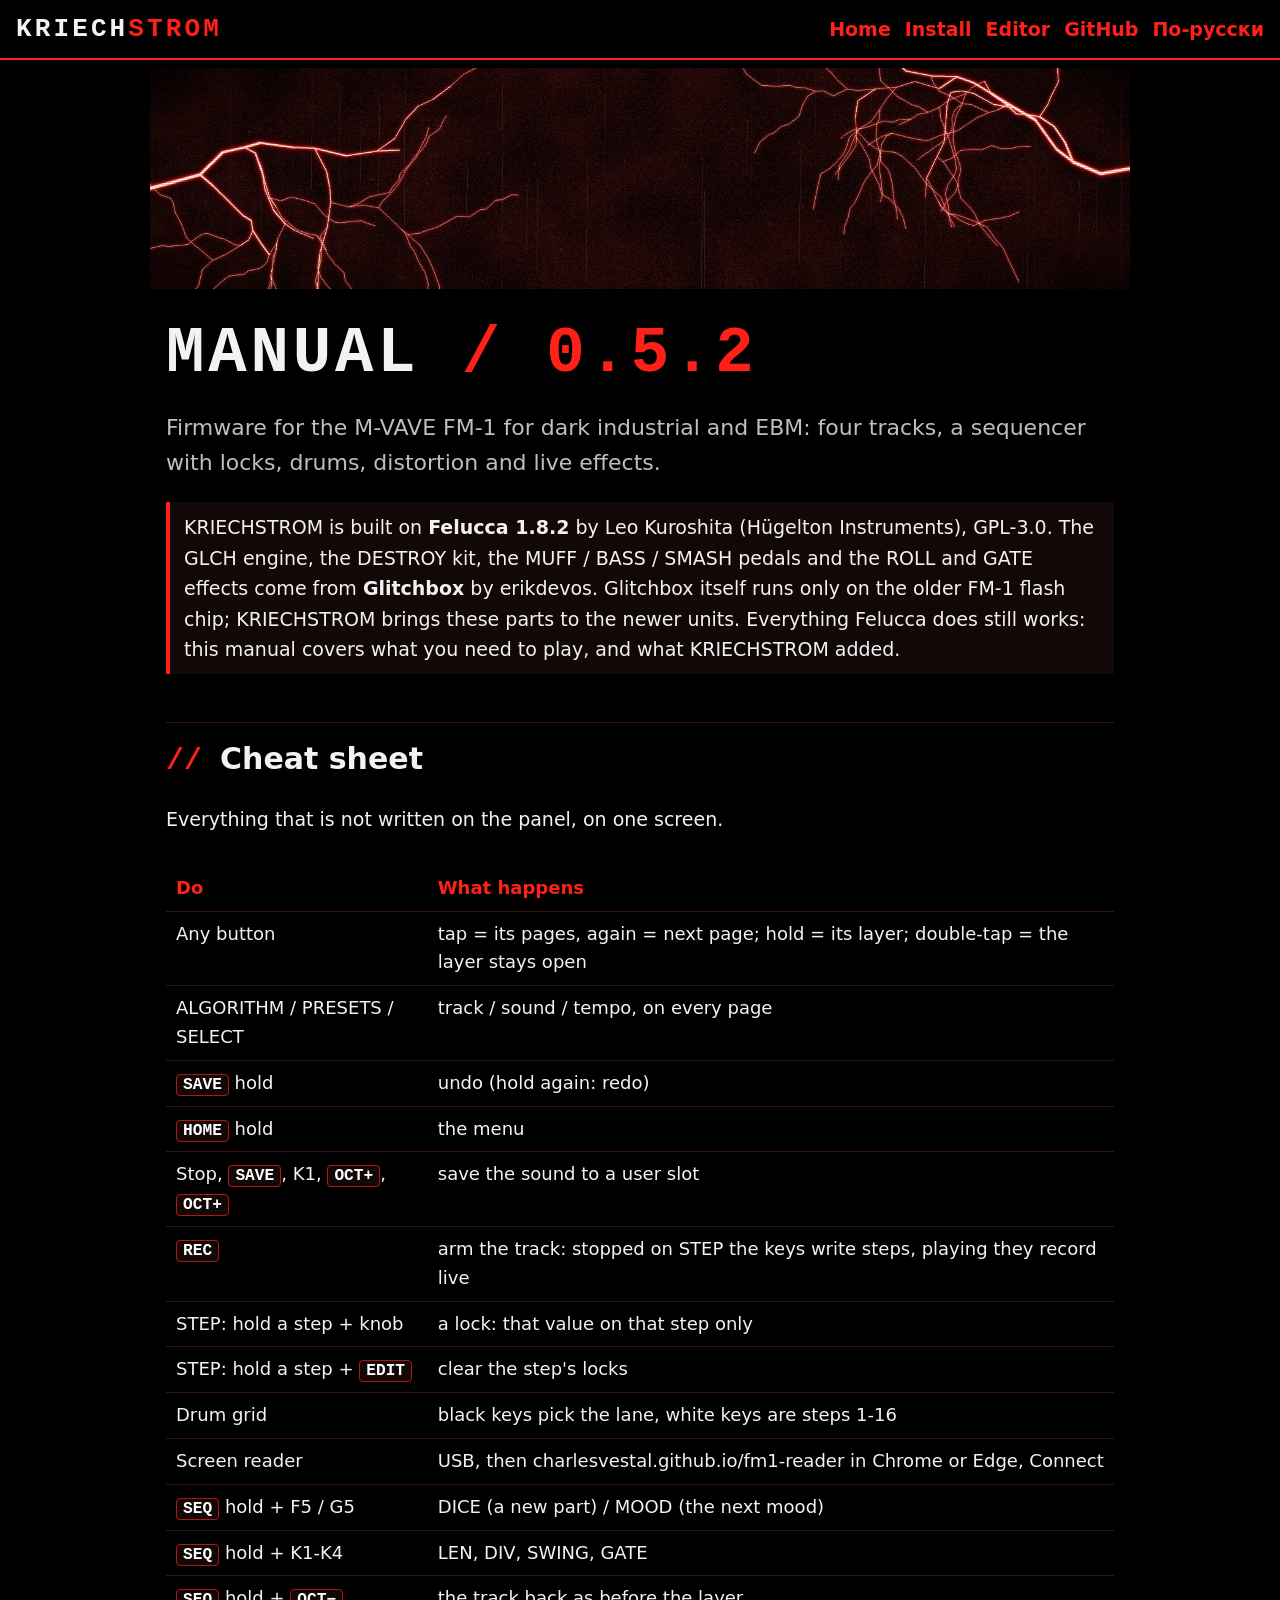
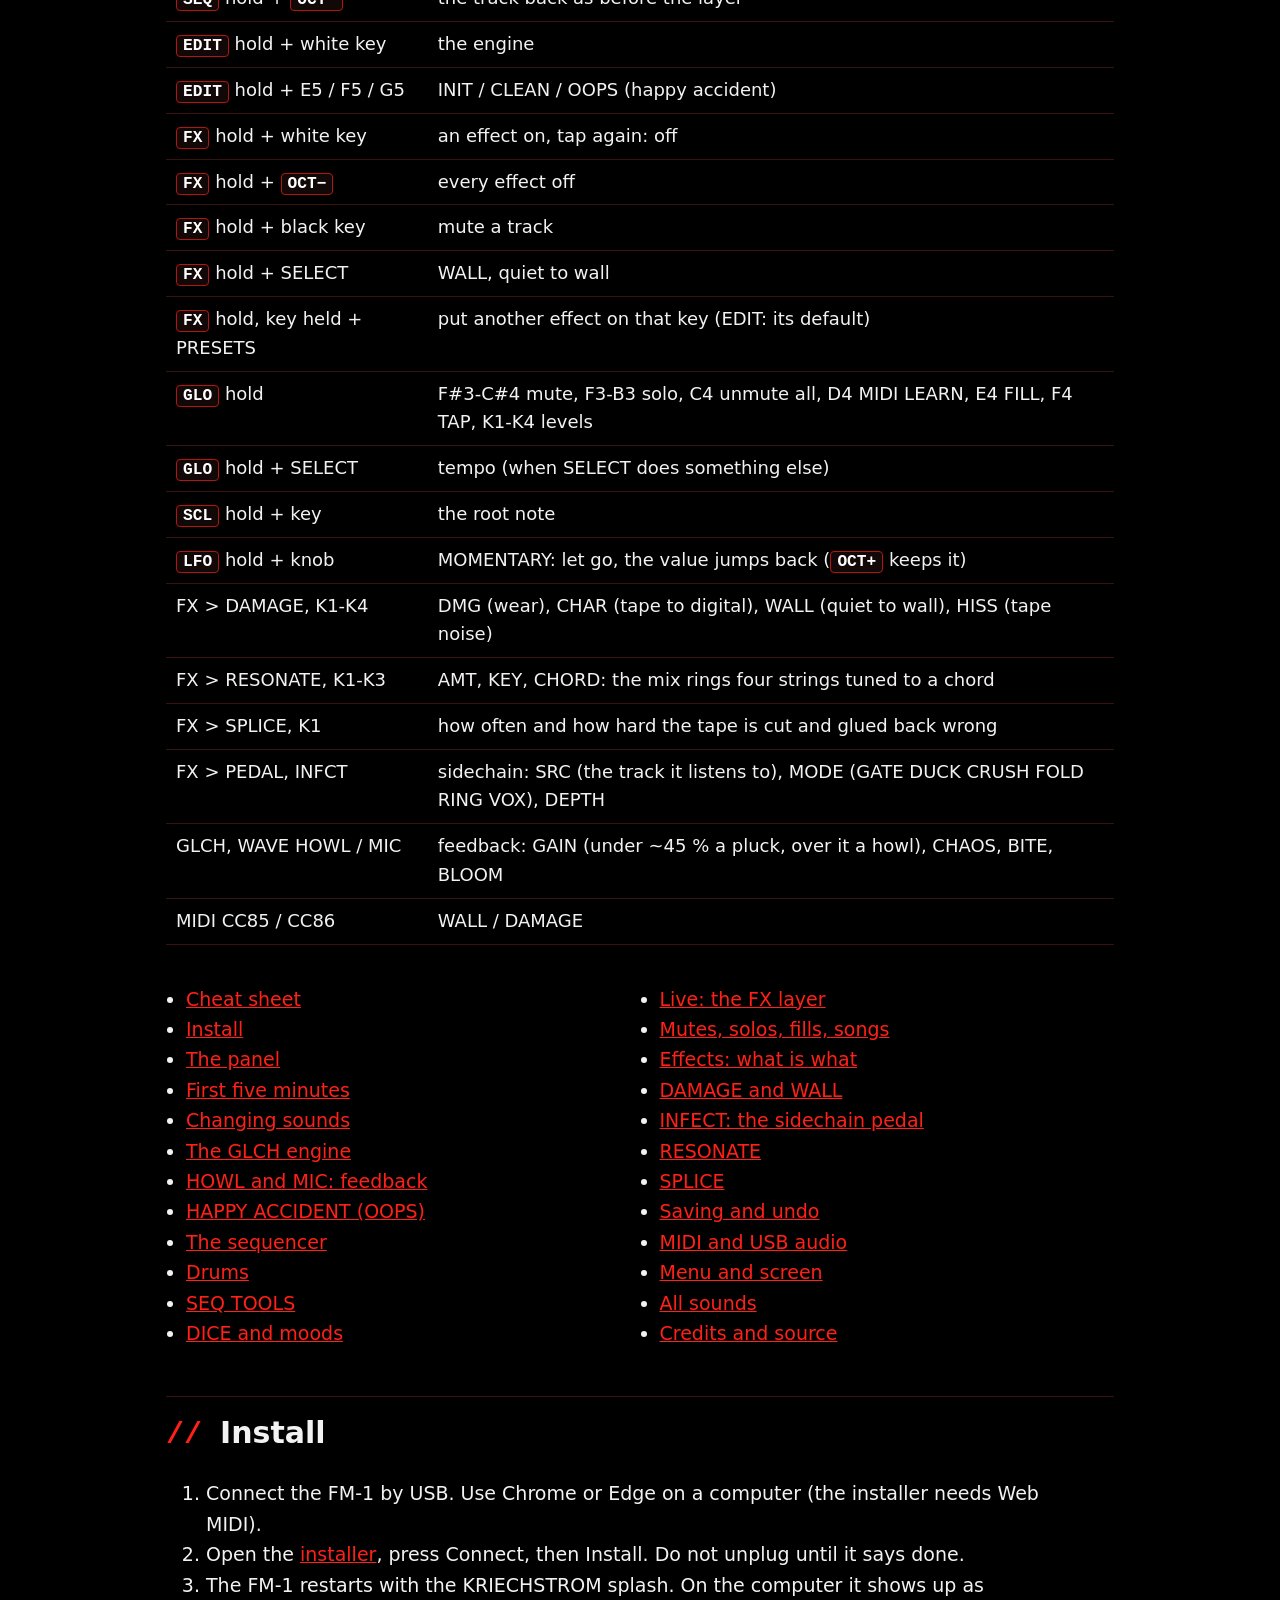
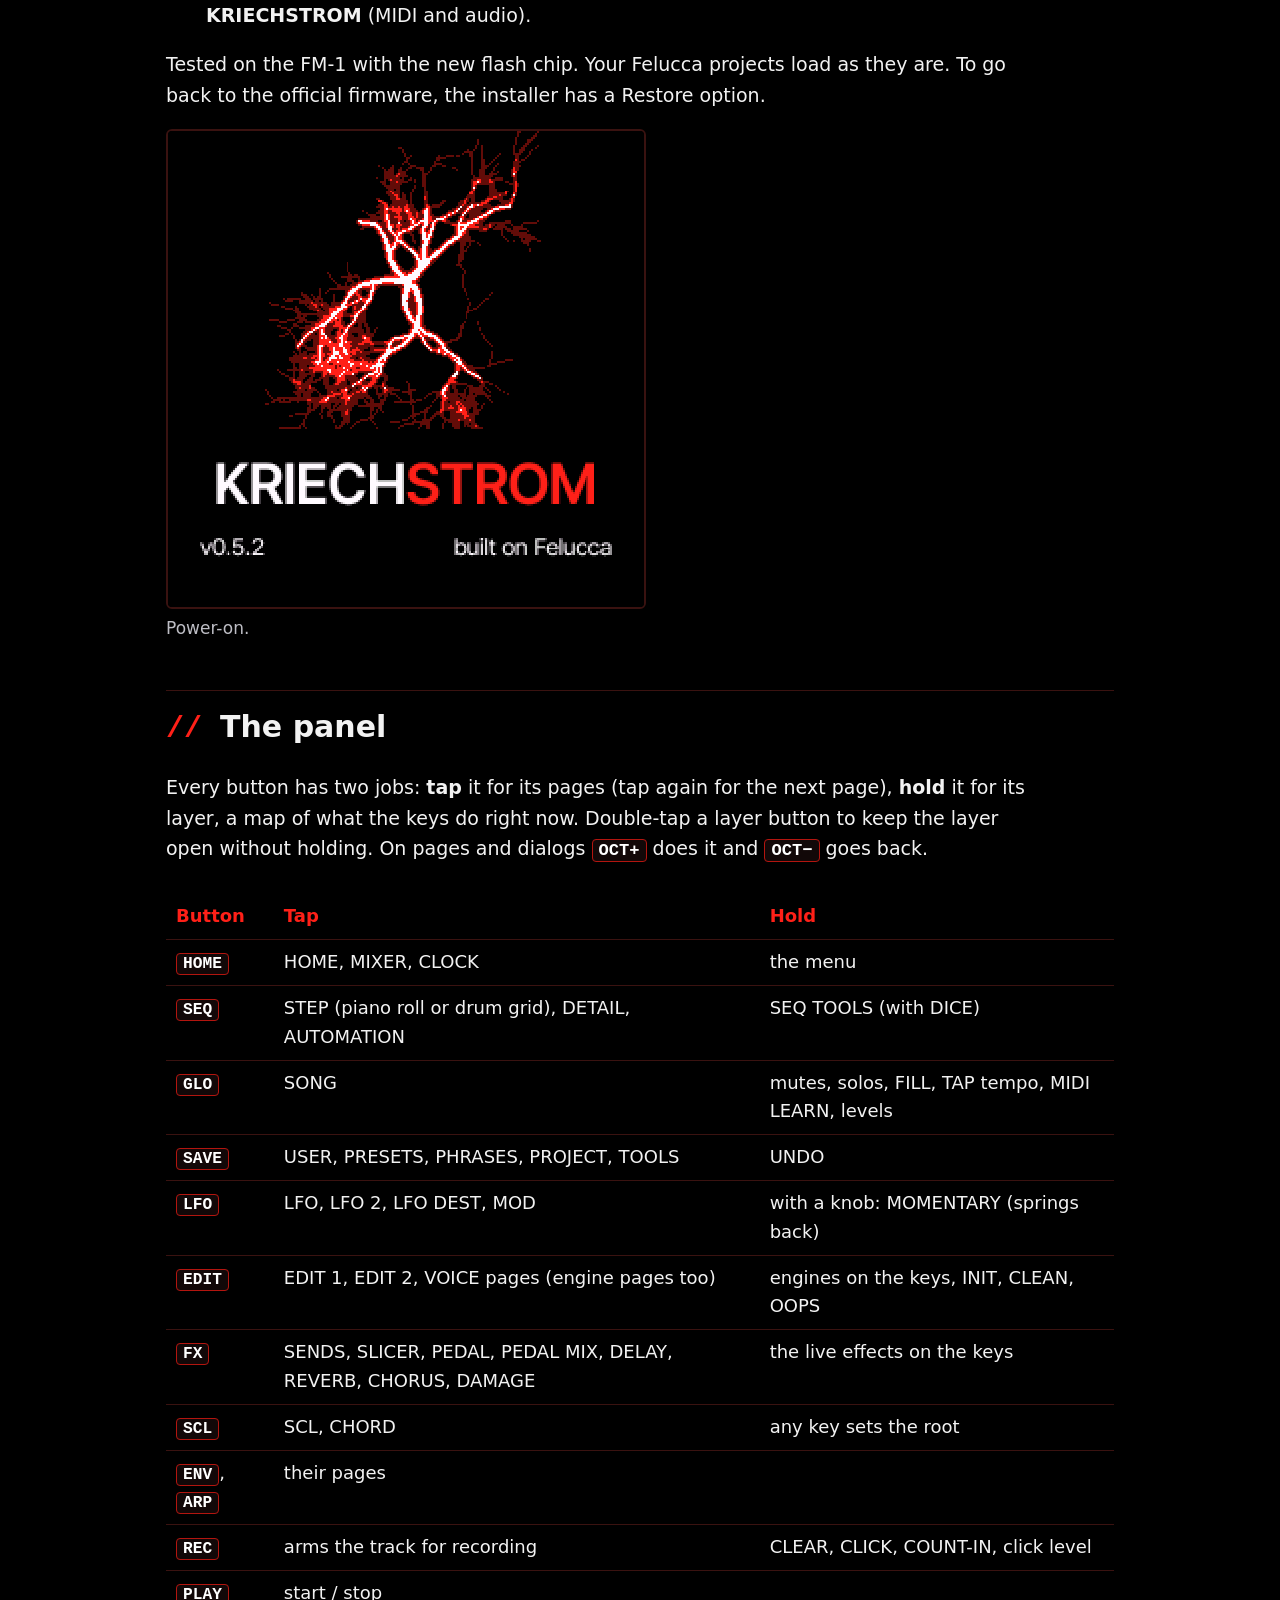
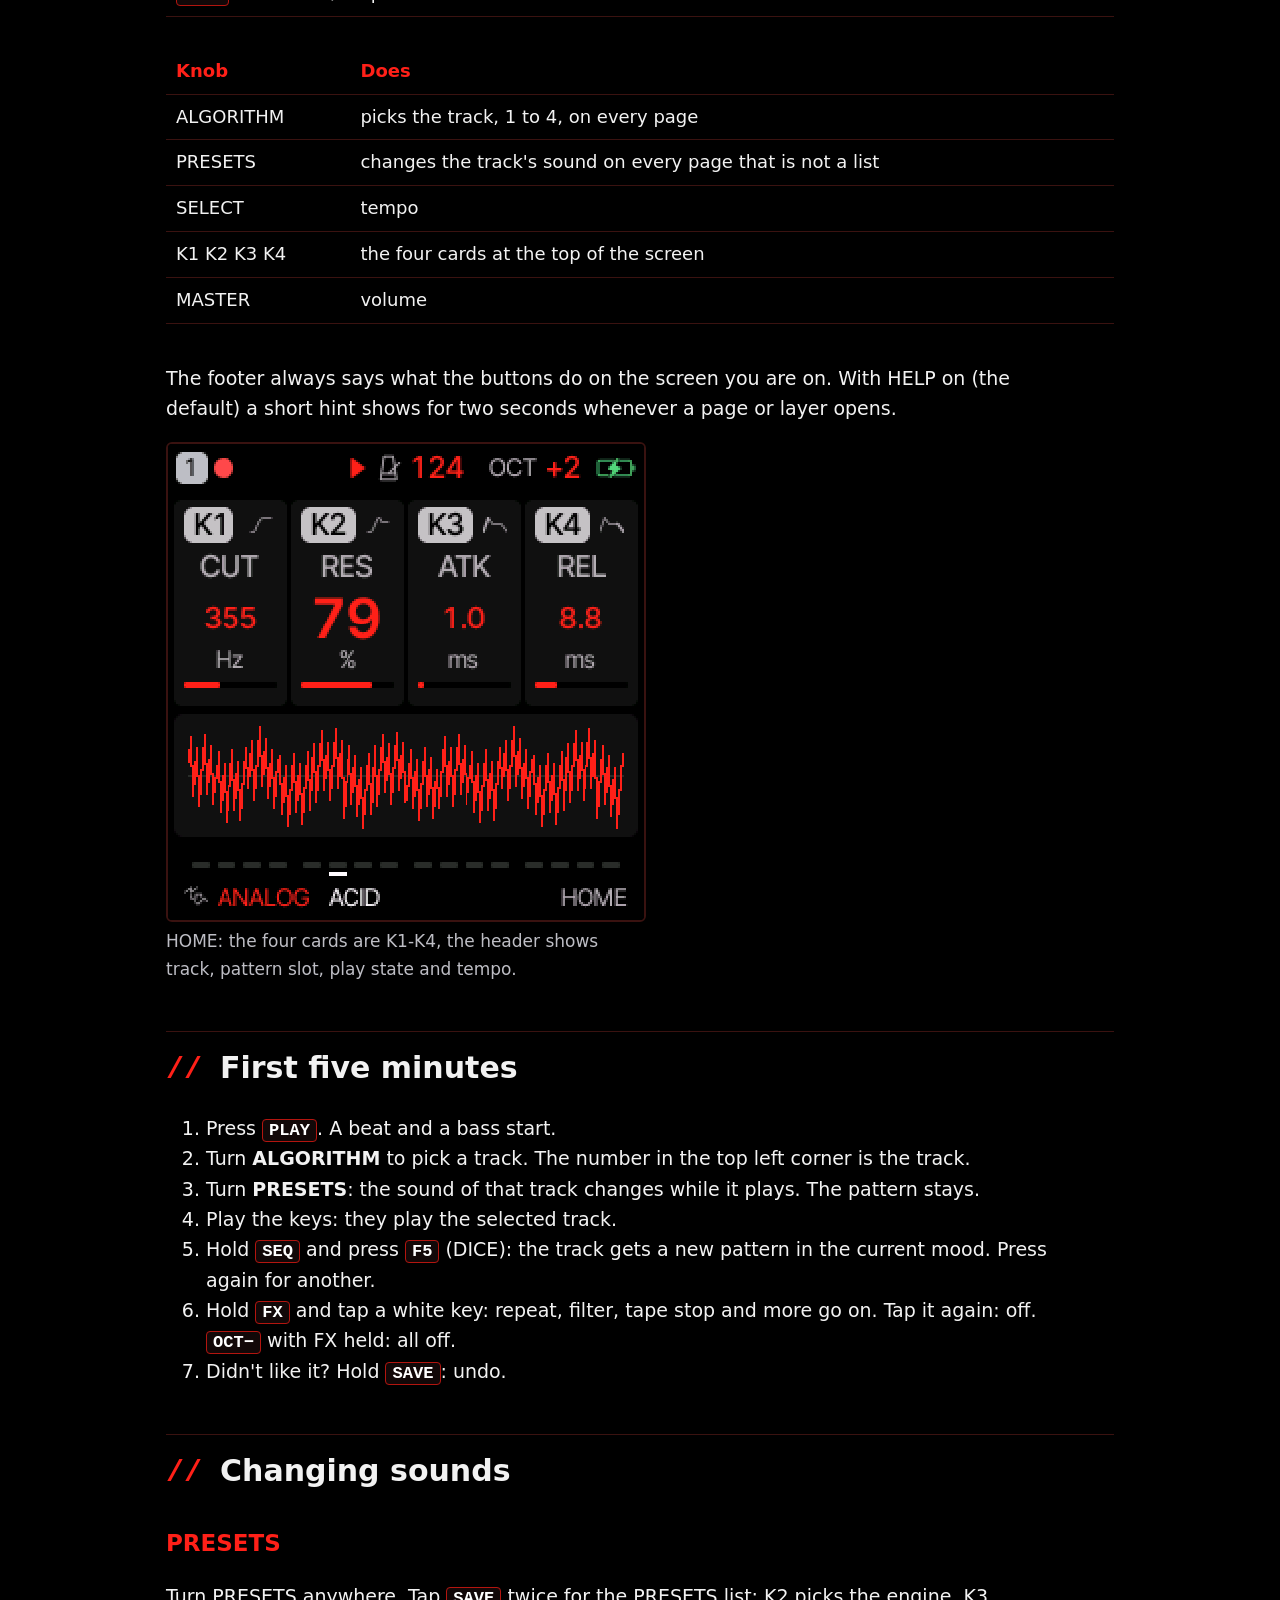
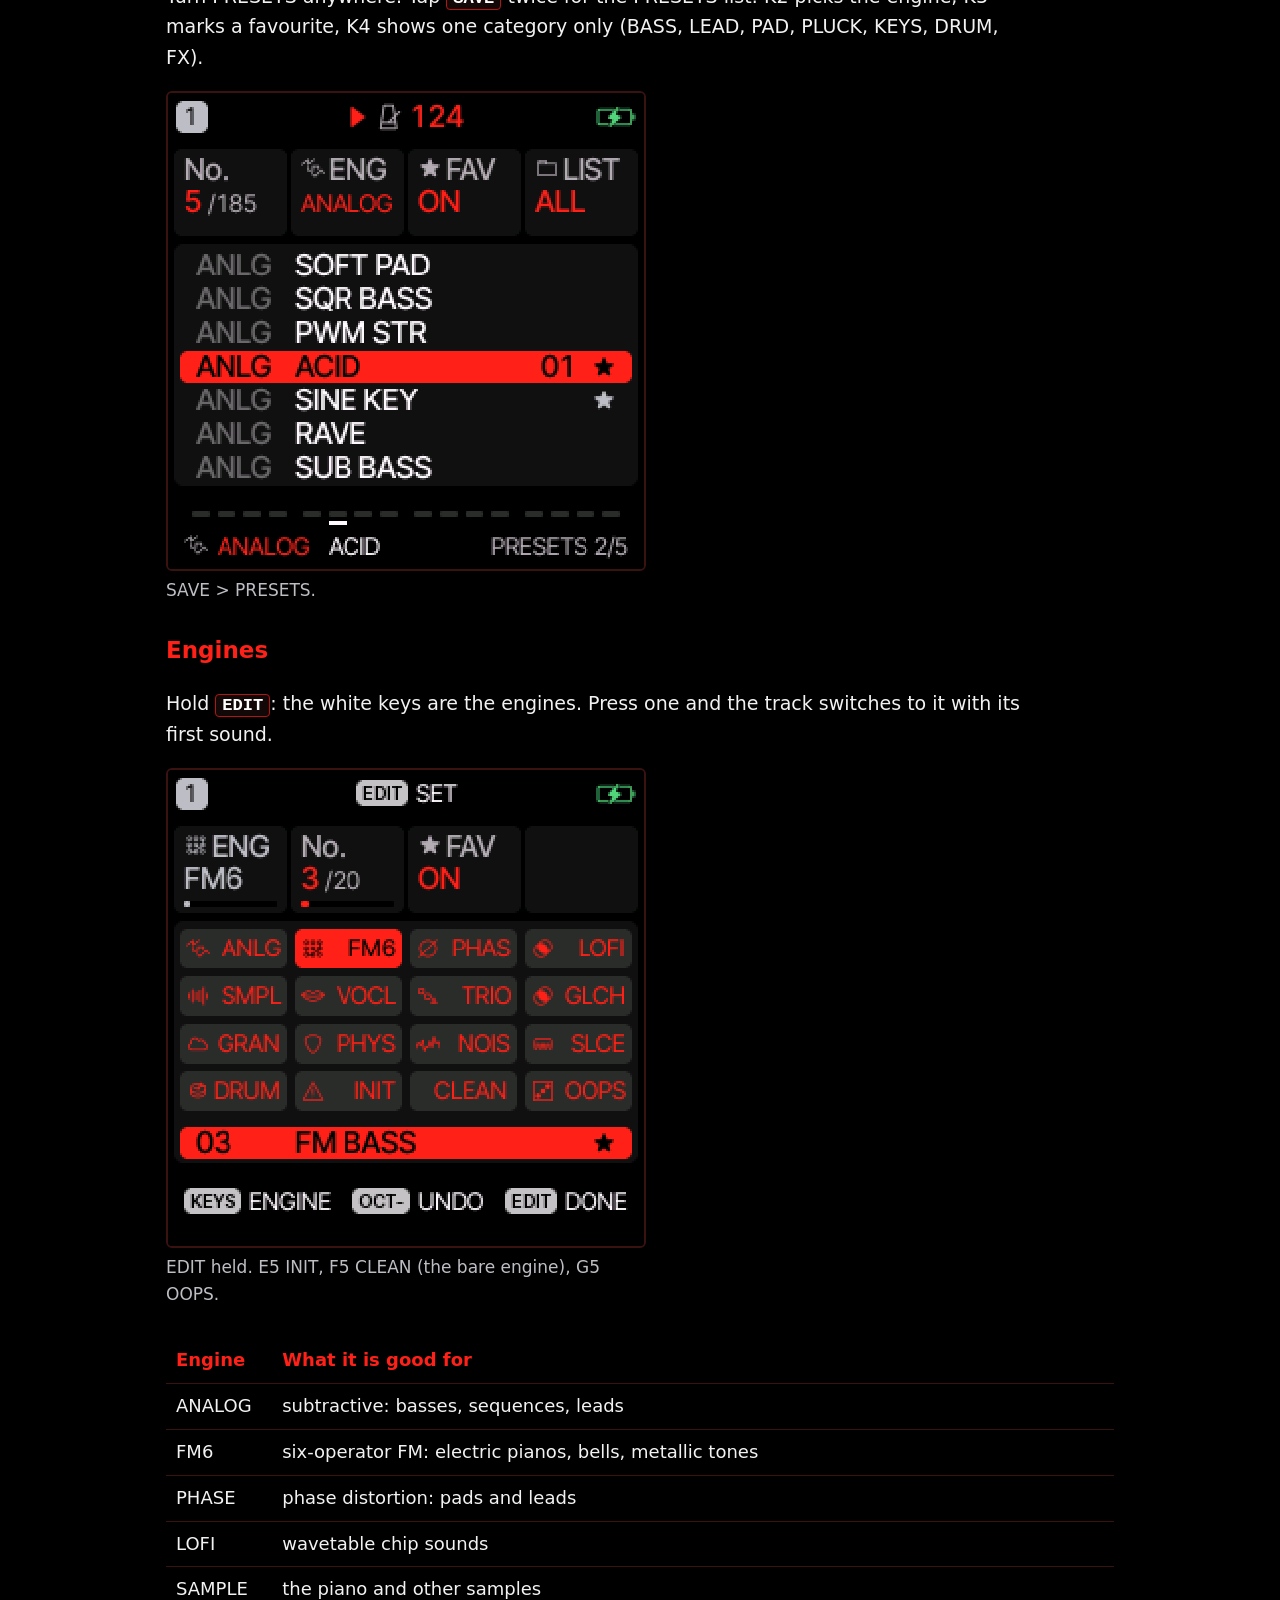
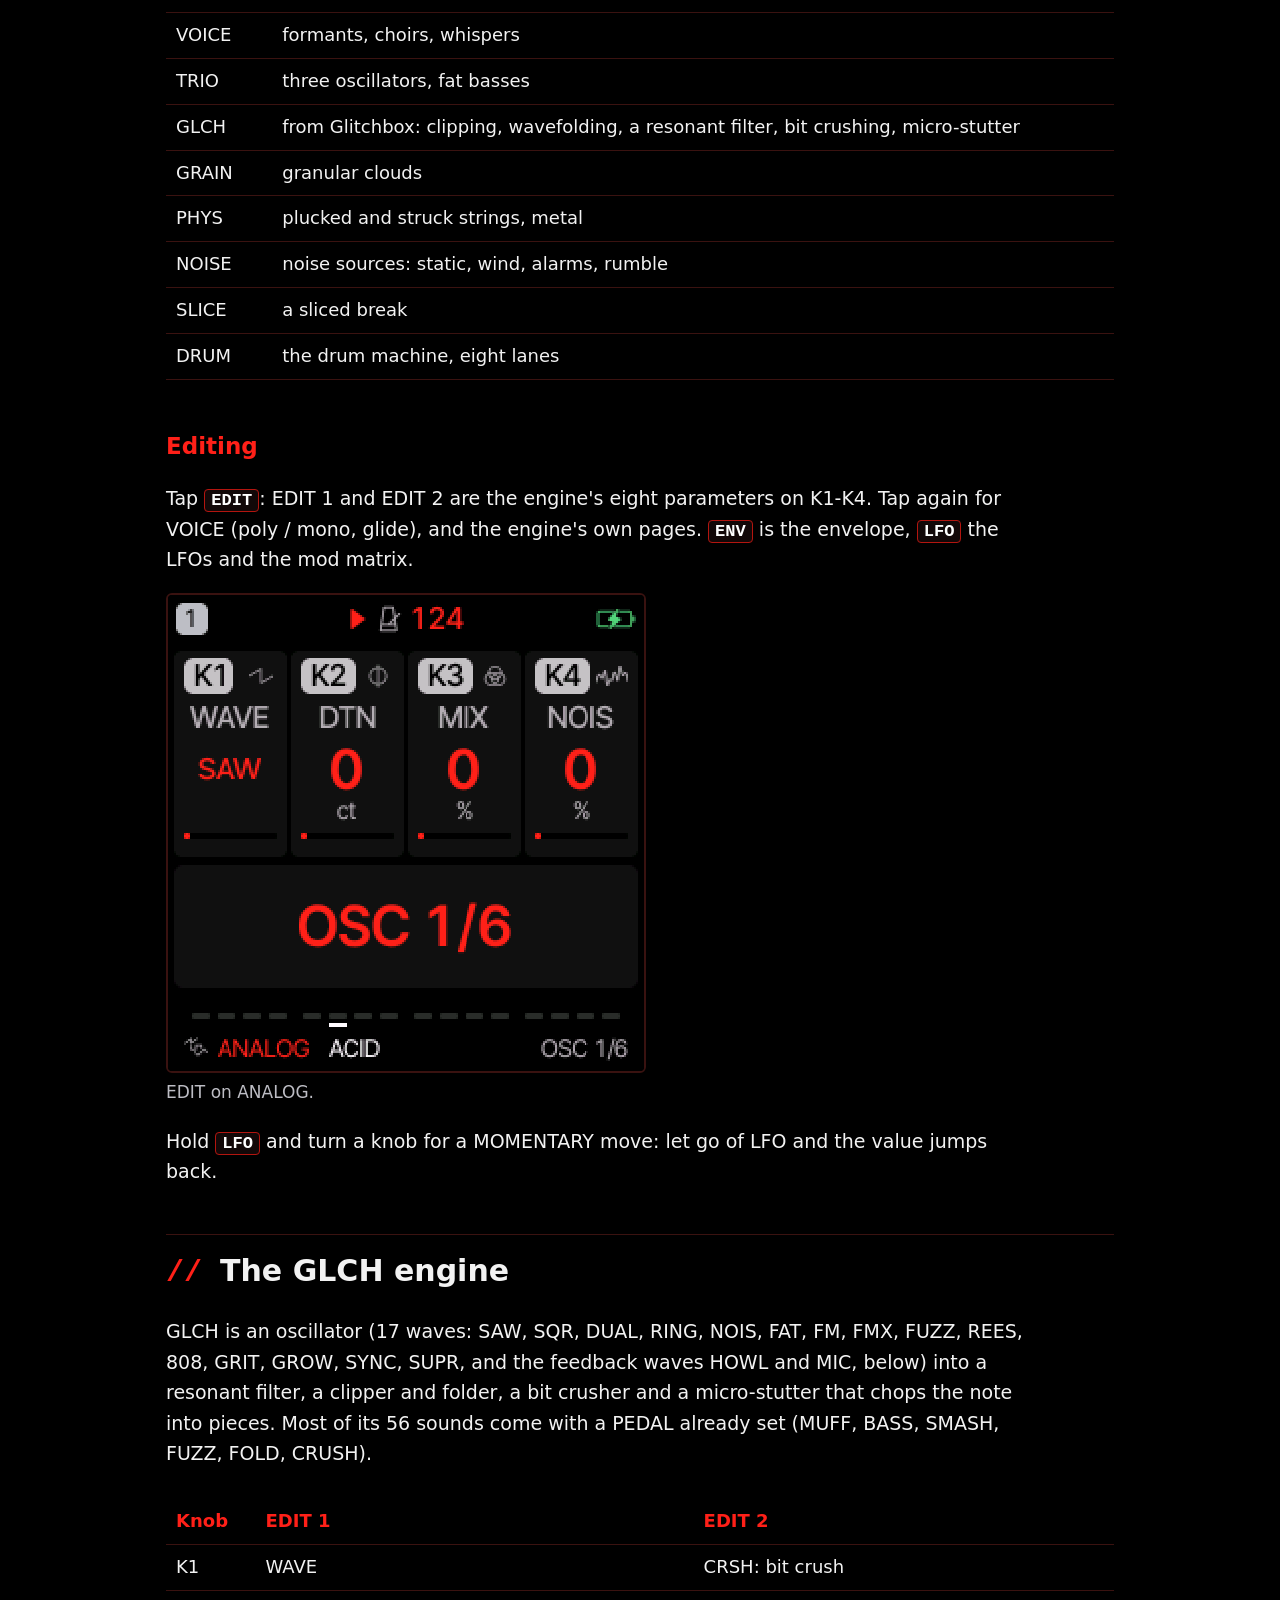
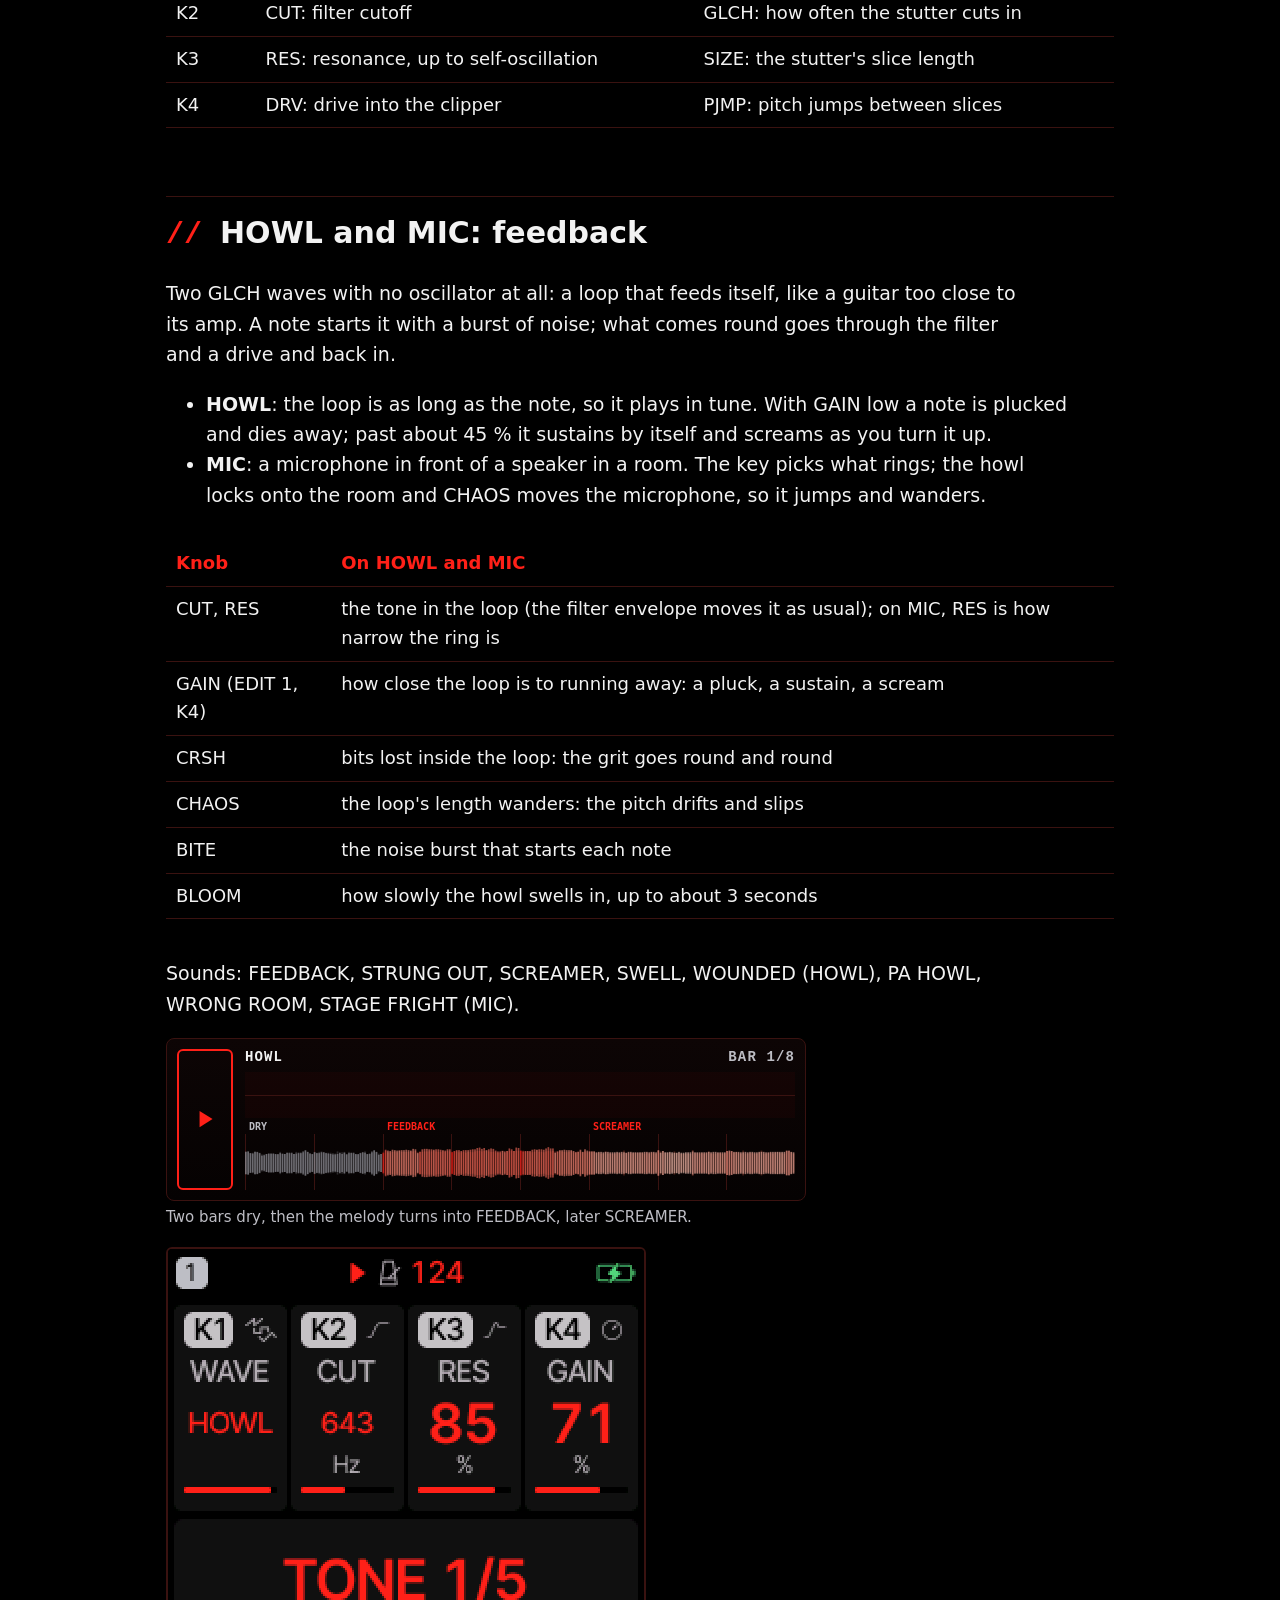
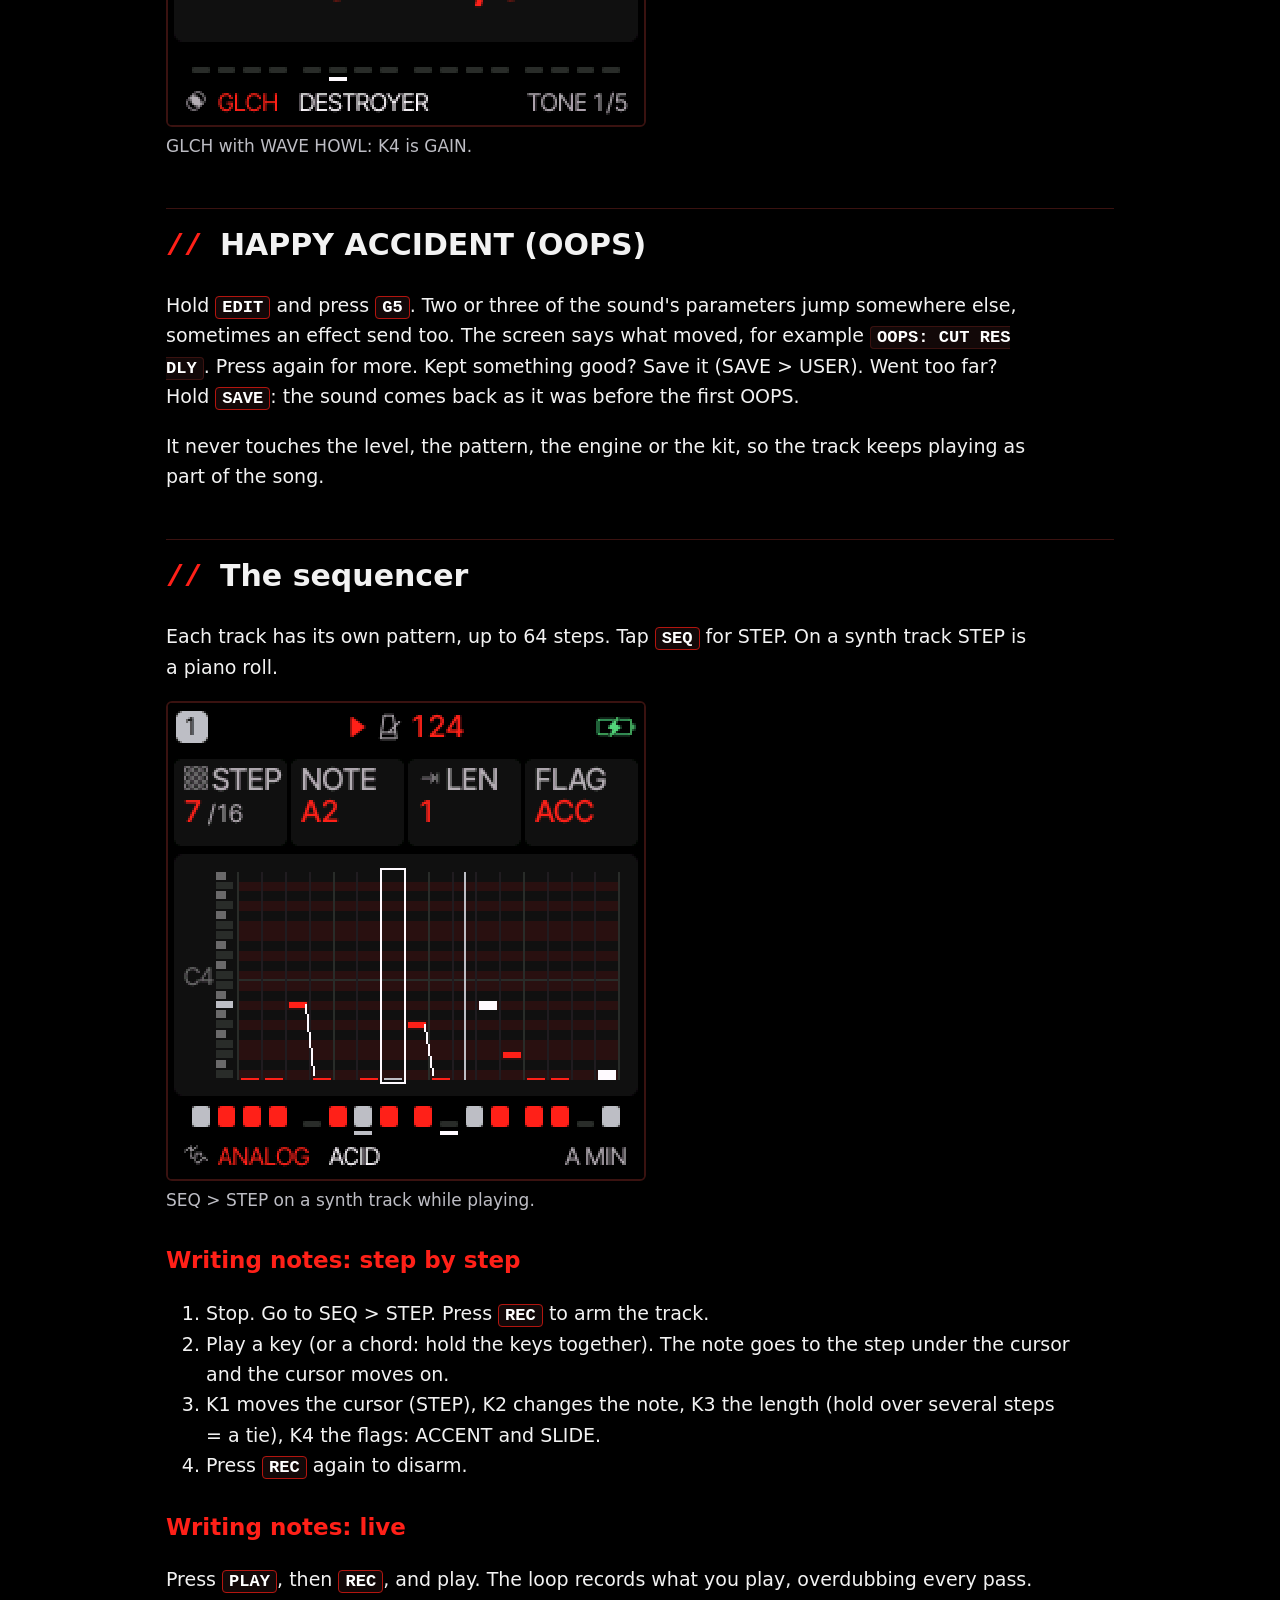
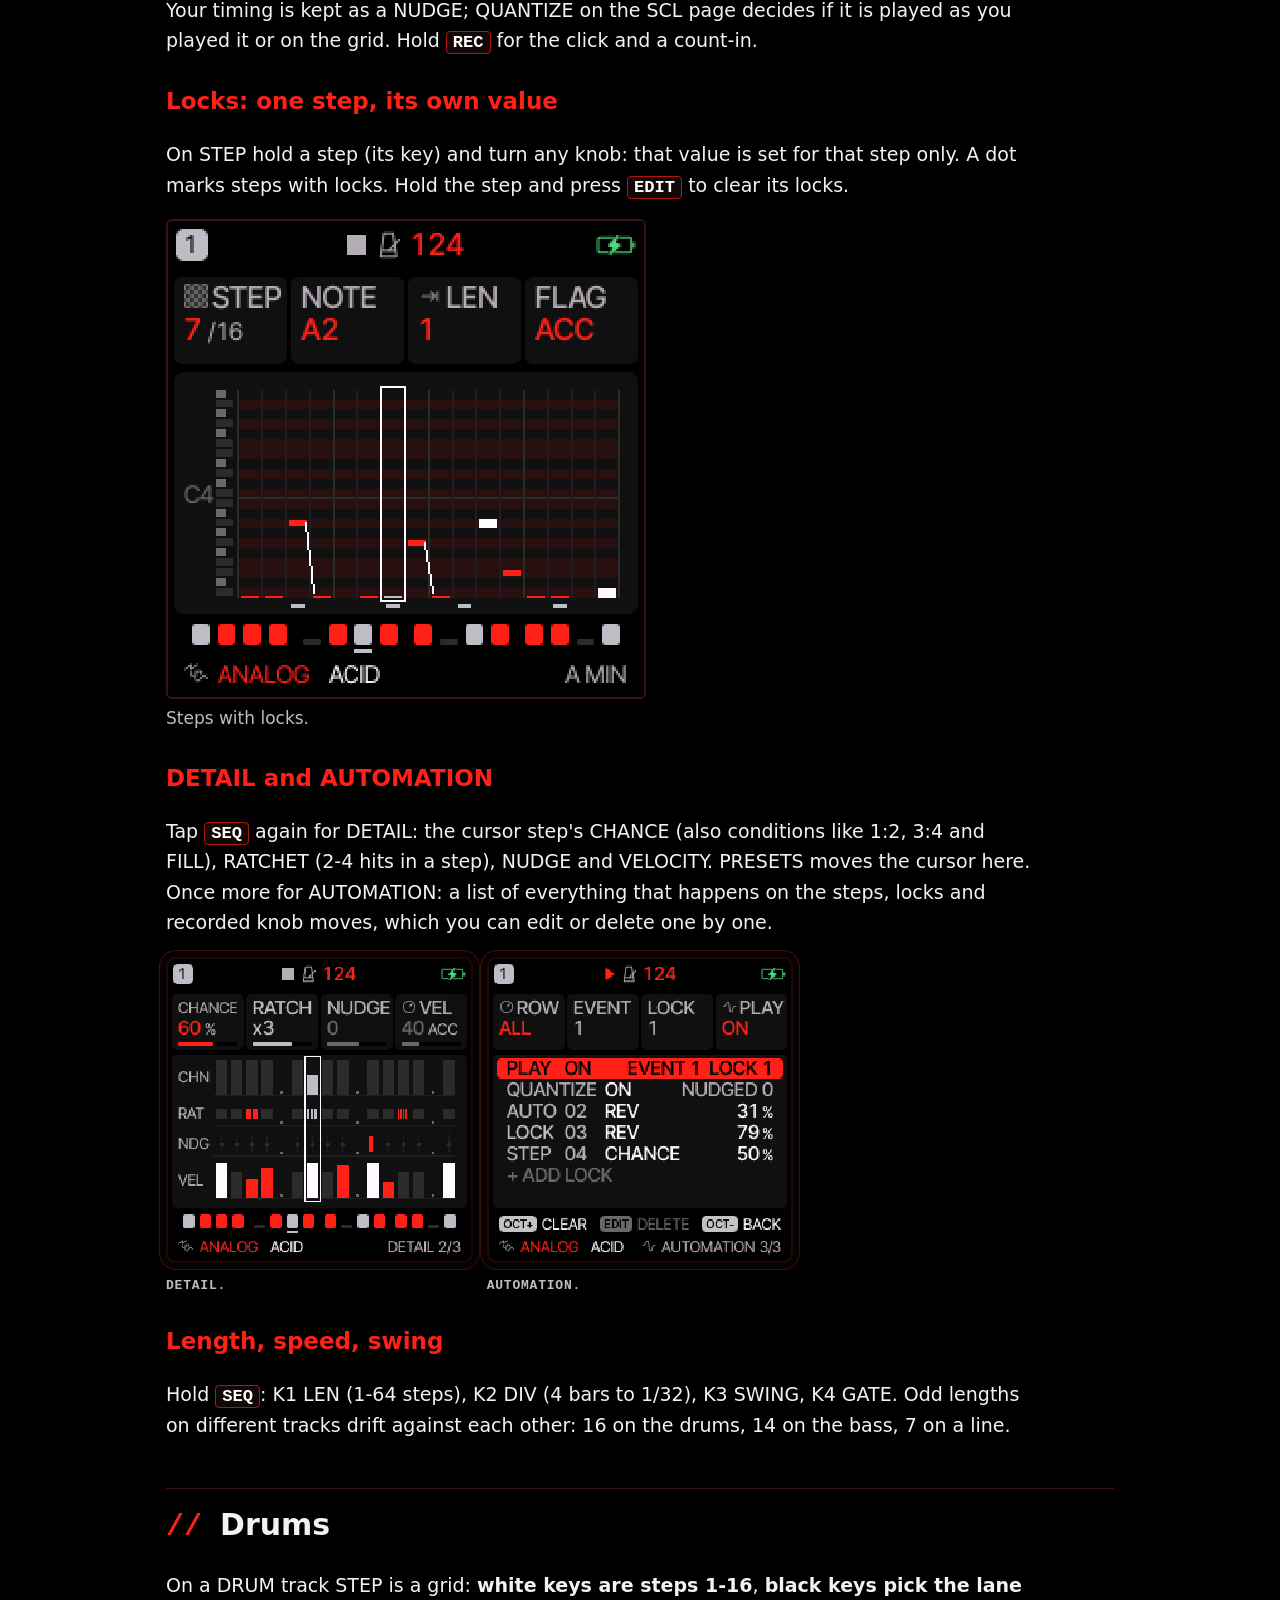
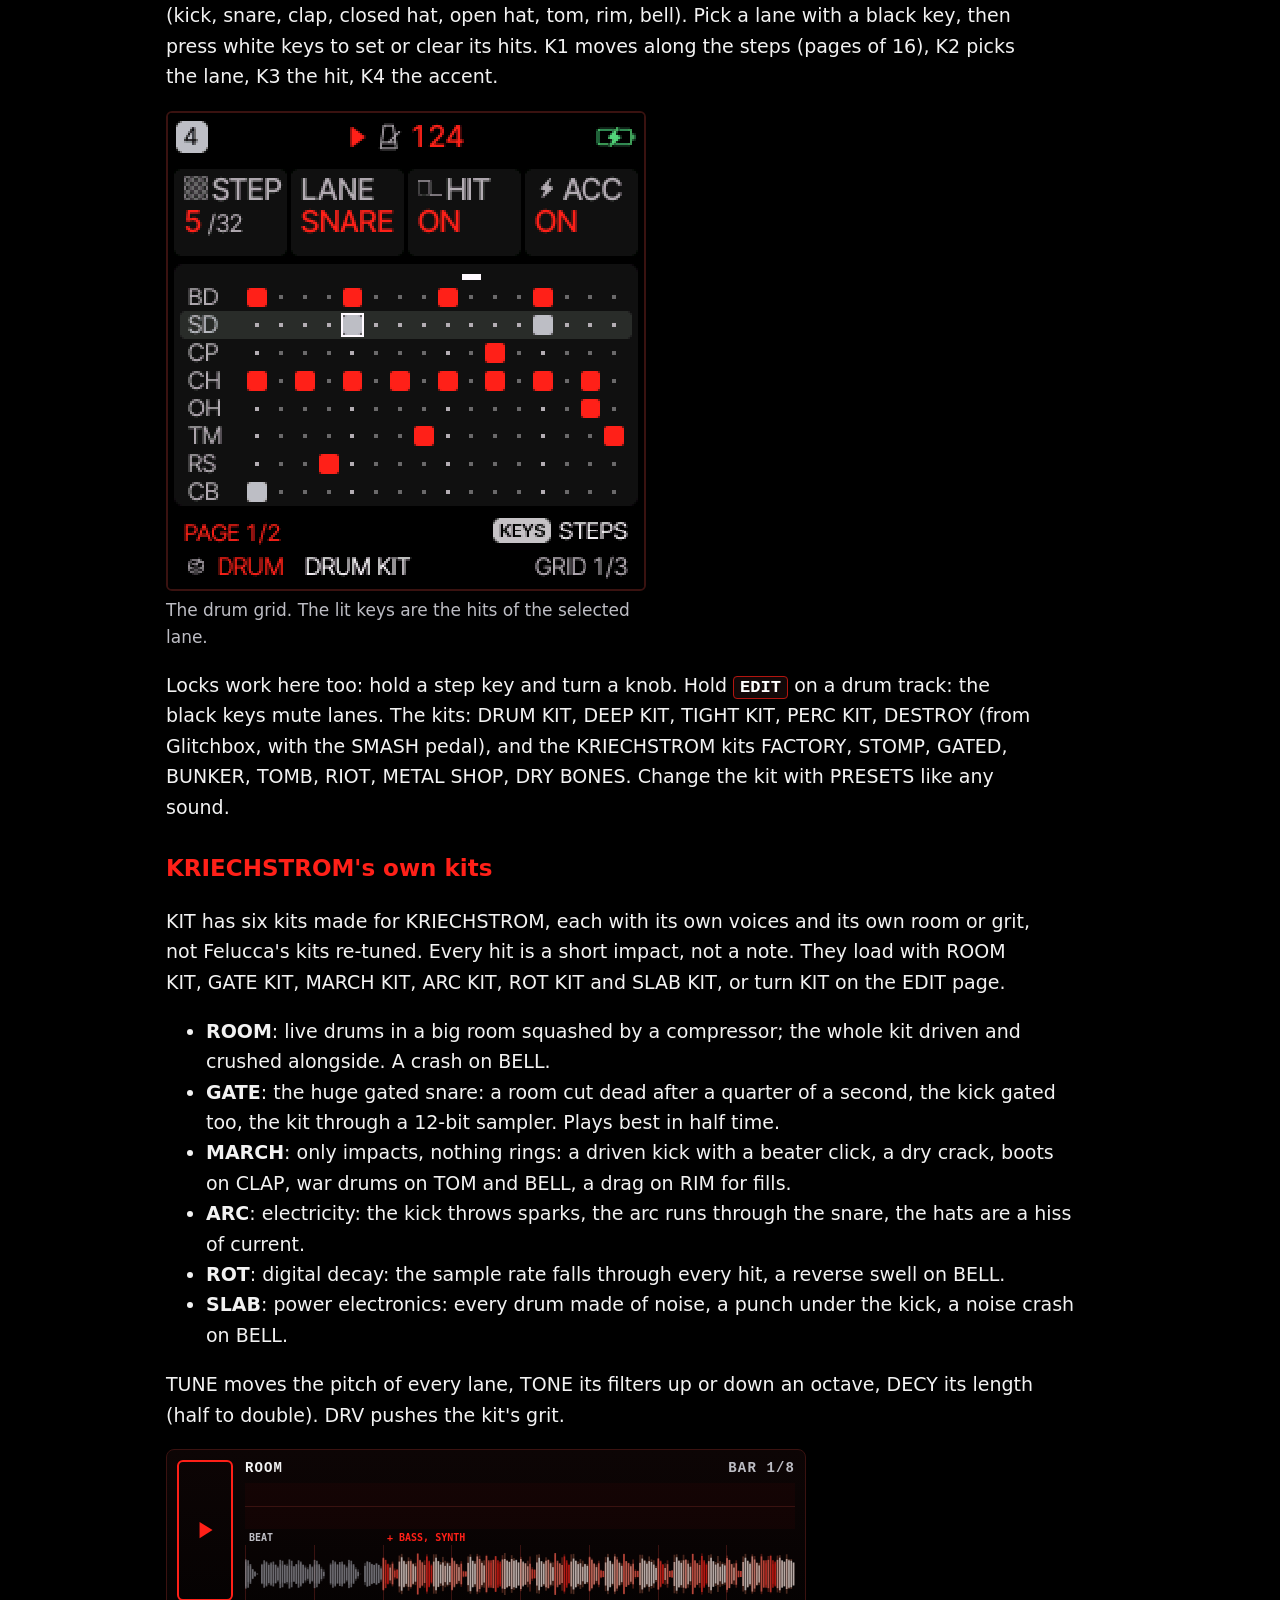
<file: manual/en.html>
<!doctype html>
<html lang="en">
<head>
<meta charset="utf-8">
<meta name="viewport" content="width=device-width, initial-scale=1">
<title>KRIECHSTROM manual</title>
<link rel="icon" href="../art/favicon.ico" sizes="any">
<link rel="icon" type="image/png" href="../art/favicon-32.png">
<link rel="apple-touch-icon" href="../art/icon-180.png">
<link rel="stylesheet" href="../style.css">
<script src="../krst.js" defer></script>
</head>
<body>
<header class="top">
  <a class="logo" href="../index.html">KRIECH<b>STROM</b></a>
  <nav><a href="../index.html">Home</a><a href="../webapp/installer/">Install</a><a href="../webapp/editor/">Editor</a><a href="https://github.com/Xforsa/kriechstrom">GitHub</a><a href="ru.html">По-русски</a></nav>
</header>
<main>
<img class="band" style="margin-top:0" src="../art/band.jpg" alt="" width="1600" height="360">
<h1>MANUAL <span class="red">/</span> <span class="red">0.5.2</span></h1>
<p class="lead">Firmware for the M-VAVE FM-1 for dark industrial and EBM: four tracks, a sequencer with locks, drums,
distortion and live effects.</p>

<div class="note">KRIECHSTROM is built on <b>Felucca 1.8.2</b> by Leo Kuroshita (Hügelton Instruments), GPL-3.0. The
GLCH engine, the DESTROY kit, the MUFF / BASS / SMASH pedals and the ROLL and GATE effects come from
<b>Glitchbox</b> by erikdevos. Glitchbox itself runs only on the older FM-1 flash chip; KRIECHSTROM brings these parts to the newer
units. Everything Felucca does still works: this manual covers what you need to play, and what KRIECHSTROM added.</div>

<h2 id="cheat">Cheat sheet</h2>
<p>Everything that is not written on the panel, on one screen.</p>
<div class="tw"><table>
<tr><th>Do</th><th>What happens</th></tr>
<tr><td>Any button</td><td>tap = its pages, again = next page; hold = its layer; double-tap = the layer stays open</td></tr>
<tr><td>ALGORITHM / PRESETS / SELECT</td><td>track / sound / tempo, on every page</td></tr>
<tr><td><kbd>SAVE</kbd> hold</td><td>undo (hold again: redo)</td></tr>
<tr><td><kbd>HOME</kbd> hold</td><td>the menu</td></tr>
<tr><td>Stop, <kbd>SAVE</kbd>, K1, <kbd>OCT+</kbd>, <kbd>OCT+</kbd></td><td>save the sound to a user slot</td></tr>
<tr><td><kbd>REC</kbd></td><td>arm the track: stopped on STEP the keys write steps, playing they record live</td></tr>
<tr><td>STEP: hold a step + knob</td><td>a lock: that value on that step only</td></tr>
<tr><td>STEP: hold a step + <kbd>EDIT</kbd></td><td>clear the step's locks</td></tr>
<tr><td>Drum grid</td><td>black keys pick the lane, white keys are steps 1-16</td></tr>
<tr><td>Screen reader</td><td>USB, then charlesvestal.github.io/fm1-reader in Chrome or Edge, Connect</td></tr>
<tr><td><kbd>SEQ</kbd> hold + F5 / G5</td><td>DICE (a new part) / MOOD (the next mood)</td></tr>
<tr><td><kbd>SEQ</kbd> hold + K1-K4</td><td>LEN, DIV, SWING, GATE</td></tr>
<tr><td><kbd>SEQ</kbd> hold + <kbd>OCT−</kbd></td><td>the track back as before the layer</td></tr>
<tr><td><kbd>EDIT</kbd> hold + white key</td><td>the engine</td></tr>
<tr><td><kbd>EDIT</kbd> hold + E5 / F5 / G5</td><td>INIT / CLEAN / OOPS (happy accident)</td></tr>
<tr><td><kbd>FX</kbd> hold + white key</td><td>an effect on, tap again: off</td></tr>
<tr><td><kbd>FX</kbd> hold + <kbd>OCT−</kbd></td><td>every effect off</td></tr>
<tr><td><kbd>FX</kbd> hold + black key</td><td>mute a track</td></tr>
<tr><td><kbd>FX</kbd> hold + SELECT</td><td>WALL, quiet to wall</td></tr>
<tr><td><kbd>FX</kbd> hold, key held + PRESETS</td><td>put another effect on that key (EDIT: its default)</td></tr>
<tr><td><kbd>GLO</kbd> hold</td><td>F#3-C#4 mute, F3-B3 solo, C4 unmute all, D4 MIDI LEARN, E4 FILL, F4 TAP, K1-K4 levels</td></tr>
<tr><td><kbd>GLO</kbd> hold + SELECT</td><td>tempo (when SELECT does something else)</td></tr>
<tr><td><kbd>SCL</kbd> hold + key</td><td>the root note</td></tr>
<tr><td><kbd>LFO</kbd> hold + knob</td><td>MOMENTARY: let go, the value jumps back (<kbd>OCT+</kbd> keeps it)</td></tr>
<tr><td>FX &gt; DAMAGE, K1-K4</td><td>DMG (wear), CHAR (tape to digital), WALL (quiet to wall), HISS (tape noise)</td></tr>
<tr><td>FX &gt; RESONATE, K1-K3</td><td>AMT, KEY, CHORD: the mix rings four strings tuned to a chord</td></tr>
<tr><td>FX &gt; SPLICE, K1</td><td>how often and how hard the tape is cut and glued back wrong</td></tr>
<tr><td>FX &gt; PEDAL, INFCT</td><td>sidechain: SRC (the track it listens to), MODE (GATE DUCK CRUSH FOLD RING VOX), DEPTH</td></tr>
<tr><td>GLCH, WAVE HOWL / MIC</td><td>feedback: GAIN (under ~45 % a pluck, over it a howl), CHAOS, BITE, BLOOM</td></tr>
<tr><td>MIDI CC85 / CC86</td><td>WALL / DAMAGE</td></tr>
</table></div>

<ul class="toc">
  <li><a href="#cheat">Cheat sheet</a></li>
  <li><a href="#install">Install</a></li>
  <li><a href="#panel">The panel</a></li>
  <li><a href="#first">First five minutes</a></li>
  <li><a href="#sounds">Changing sounds</a></li>
  <li><a href="#glch">The GLCH engine</a></li>
  <li><a href="#howl">HOWL and MIC: feedback</a></li>
  <li><a href="#oops">HAPPY ACCIDENT (OOPS)</a></li>
  <li><a href="#seq">The sequencer</a></li>
  <li><a href="#drums">Drums</a></li>
  <li><a href="#tools">SEQ TOOLS</a></li>
  <li><a href="#dice">DICE and moods</a></li>
  <li><a href="#perform">Live: the FX layer</a></li>
  <li><a href="#glo">Mutes, solos, fills, songs</a></li>
  <li><a href="#fx">Effects: what is what</a></li>
  <li><a href="#damage">DAMAGE and WALL</a></li>
  <li><a href="#infect">INFECT: the sidechain pedal</a></li>
  <li><a href="#resonate">RESONATE</a></li>
  <li><a href="#splice">SPLICE</a></li>
  <li><a href="#save">Saving and undo</a></li>
  <li><a href="#midi">MIDI and USB audio</a></li>
  <li><a href="#menu">Menu and screen</a></li>
  <li><a href="#list">All sounds</a></li>
  <li><a href="#credits">Credits and source</a></li>
</ul>

<h2 id="install">Install</h2>
<ol>
  <li>Connect the FM-1 by USB. Use Chrome or Edge on a computer (the installer needs Web MIDI).</li>
  <li>Open the <a href="../webapp/installer/">installer</a>, press Connect, then Install. Do not unplug until it says done.</li>
  <li>The FM-1 restarts with the KRIECHSTROM splash. On the computer it shows up as <b>KRIECHSTROM</b> (MIDI and audio).</li>
</ol>
<p>Tested on the FM-1 with the new flash chip. Your Felucca projects load as they are. To go back
to the official firmware, the installer has a Restore option.</p>
<figure><img src="../shots/splash.png" alt="splash screen"><figcaption>Power-on.</figcaption></figure>

<h2 id="panel">The panel</h2>
<p>Every button has two jobs: <b>tap</b> it for its pages (tap again for the next page), <b>hold</b> it for its
layer, a map of what the keys do right now. Double-tap a layer button to keep the layer open without holding.
On pages and dialogs <kbd>OCT+</kbd> does it and <kbd>OCT−</kbd> goes back.</p>
<div class="tw"><table>
<tr><th>Button</th><th>Tap</th><th>Hold</th></tr>
<tr><td><kbd>HOME</kbd></td><td>HOME, MIXER, CLOCK</td><td>the menu</td></tr>
<tr><td><kbd>SEQ</kbd></td><td>STEP (piano roll or drum grid), DETAIL, AUTOMATION</td><td>SEQ TOOLS (with DICE)</td></tr>
<tr><td><kbd>GLO</kbd></td><td>SONG</td><td>mutes, solos, FILL, TAP tempo, MIDI LEARN, levels</td></tr>
<tr><td><kbd>SAVE</kbd></td><td>USER, PRESETS, PHRASES, PROJECT, TOOLS</td><td>UNDO</td></tr>
<tr><td><kbd>LFO</kbd></td><td>LFO, LFO 2, LFO DEST, MOD</td><td>with a knob: MOMENTARY (springs back)</td></tr>
<tr><td><kbd>EDIT</kbd></td><td>EDIT 1, EDIT 2, VOICE pages (engine pages too)</td><td>engines on the keys, INIT, CLEAN, OOPS</td></tr>
<tr><td><kbd>FX</kbd></td><td>SENDS, SLICER, PEDAL, PEDAL MIX, DELAY, REVERB, CHORUS, DAMAGE</td><td>the live effects on the keys</td></tr>
<tr><td><kbd>SCL</kbd></td><td>SCL, CHORD</td><td>any key sets the root</td></tr>
<tr><td><kbd>ENV</kbd>, <kbd>ARP</kbd></td><td>their pages</td><td></td></tr>
<tr><td><kbd>REC</kbd></td><td>arms the track for recording</td><td>CLEAR, CLICK, COUNT-IN, click level</td></tr>
<tr><td><kbd>PLAY</kbd></td><td>start / stop</td><td></td></tr>
</table></div>
<div class="tw"><table>
<tr><th>Knob</th><th>Does</th></tr>
<tr><td>ALGORITHM</td><td>picks the track, 1 to 4, on every page</td></tr>
<tr><td>PRESETS</td><td>changes the track's sound on every page that is not a list</td></tr>
<tr><td>SELECT</td><td>tempo</td></tr>
<tr><td>K1 K2 K3 K4</td><td>the four cards at the top of the screen</td></tr>
<tr><td>MASTER</td><td>volume</td></tr>
</table></div>
<p>The footer always says what the buttons do on the screen you are on. With HELP on (the default) a short hint shows
for two seconds whenever a page or layer opens.</p>
<figure><img src="../shots/home.png" alt="home screen"><figcaption>HOME: the four cards are K1-K4, the header shows track, pattern slot, play state and tempo.</figcaption></figure>

<h2 id="first">First five minutes</h2>
<ol>
  <li>Press <kbd>PLAY</kbd>. A beat and a bass start.</li>
  <li>Turn <b>ALGORITHM</b> to pick a track. The number in the top left corner is the track.</li>
  <li>Turn <b>PRESETS</b>: the sound of that track changes while it plays. The pattern stays.</li>
  <li>Play the keys: they play the selected track.</li>
  <li>Hold <kbd>SEQ</kbd> and press <kbd>F5</kbd> (DICE): the track gets a new pattern in the current mood. Press again for another.</li>
  <li>Hold <kbd>FX</kbd> and tap a white key: repeat, filter, tape stop and more go on. Tap it again: off. <kbd>OCT−</kbd> with FX held: all off.</li>
  <li>Didn't like it? Hold <kbd>SAVE</kbd>: undo.</li>
</ol>

<h2 id="sounds">Changing sounds</h2>
<h3>PRESETS</h3>
<p>Turn PRESETS anywhere. Tap <kbd>SAVE</kbd> twice for the PRESETS list: K2 picks the engine, K3 marks a favourite,
K4 shows one category only (BASS, LEAD, PAD, PLUCK, KEYS, DRUM, FX).</p>
<figure><img src="../shots/presets.png" alt="presets list"><figcaption>SAVE &gt; PRESETS.</figcaption></figure>
<h3>Engines</h3>
<p>Hold <kbd>EDIT</kbd>: the white keys are the engines. Press one and the track switches to it with its first sound.</p>
<figure><img src="../shots/layer_edit_active.png" alt="EDIT layer"><figcaption>EDIT held. E5 INIT, F5 CLEAN (the bare engine), G5 OOPS.</figcaption></figure>
<div class="tw"><table>
<tr><th>Engine</th><th>What it is good for</th></tr>
<tr><td>ANALOG</td><td>subtractive: basses, sequences, leads</td></tr>
<tr><td>FM6</td><td>six-operator FM: electric pianos, bells, metallic tones</td></tr>
<tr><td>PHASE</td><td>phase distortion: pads and leads</td></tr>
<tr><td>LOFI</td><td>wavetable chip sounds</td></tr>
<tr><td>SAMPLE</td><td>the piano and other samples</td></tr>
<tr><td>VOICE</td><td>formants, choirs, whispers</td></tr>
<tr><td>TRIO</td><td>three oscillators, fat basses</td></tr>
<tr><td>GLCH</td><td>from Glitchbox: clipping, wavefolding, a resonant filter, bit crushing, micro-stutter</td></tr>
<tr><td>GRAIN</td><td>granular clouds</td></tr>
<tr><td>PHYS</td><td>plucked and struck strings, metal</td></tr>
<tr><td>NOISE</td><td>noise sources: static, wind, alarms, rumble</td></tr>
<tr><td>SLICE</td><td>a sliced break</td></tr>
<tr><td>DRUM</td><td>the drum machine, eight lanes</td></tr>
</table></div>
<h3>Editing</h3>
<p>Tap <kbd>EDIT</kbd>: EDIT 1 and EDIT 2 are the engine's eight parameters on K1-K4. Tap again for VOICE (poly / mono,
glide), and the engine's own pages. <kbd>ENV</kbd> is the envelope, <kbd>LFO</kbd> the LFOs and the mod matrix.</p>
<figure><img src="../shots/edit_analog.png" alt="EDIT page"><figcaption>EDIT on ANALOG.</figcaption></figure>
<p>Hold <kbd>LFO</kbd> and turn a knob for a MOMENTARY move: let go of LFO and the value jumps back.</p>

<h2 id="glch">The GLCH engine</h2>
<p>GLCH is an oscillator (17 waves: SAW, SQR, DUAL, RING, NOIS, FAT, FM, FMX, FUZZ, REES,
808, GRIT, GROW, SYNC, SUPR, and the feedback waves HOWL and MIC, below) into a resonant filter, a clipper and folder, a bit crusher and a micro-stutter that
chops the note into pieces. Most of its 56 sounds come with a PEDAL already set (MUFF, BASS, SMASH, FUZZ, FOLD,
CRUSH).</p>
<div class="tw"><table>
<tr><th>Knob</th><th>EDIT 1</th><th>EDIT 2</th></tr>
<tr><td>K1</td><td>WAVE</td><td>CRSH: bit crush</td></tr>
<tr><td>K2</td><td>CUT: filter cutoff</td><td>GLCH: how often the stutter cuts in</td></tr>
<tr><td>K3</td><td>RES: resonance, up to self-oscillation</td><td>SIZE: the stutter's slice length</td></tr>
<tr><td>K4</td><td>DRV: drive into the clipper</td><td>PJMP: pitch jumps between slices</td></tr>
</table></div>

<h2 id="howl">HOWL and MIC: feedback</h2>
<p>Two GLCH waves with no oscillator at all: a loop that feeds itself, like a guitar too close to its amp. A note
starts it with a burst of noise; what comes round goes through the filter and a drive and back in.</p>
<ul>
<li><b>HOWL</b>: the loop is as long as the note, so it plays in tune. With GAIN low a note is plucked and dies away;
past about 45 % it sustains by itself and screams as you turn it up.</li>
<li><b>MIC</b>: a microphone in front of a speaker in a room. The key picks what rings; the howl locks onto the room
and CHAOS moves the microphone, so it jumps and wanders.</li>
</ul>
<div class="tw"><table>
<tr><th>Knob</th><th>On HOWL and MIC</th></tr>
<tr><td>CUT, RES</td><td>the tone in the loop (the filter envelope moves it as usual); on MIC, RES is how narrow the ring is</td></tr>
<tr><td>GAIN (EDIT 1, K4)</td><td>how close the loop is to running away: a pluck, a sustain, a scream</td></tr>
<tr><td>CRSH</td><td>bits lost inside the loop: the grit goes round and round</td></tr>
<tr><td>CHAOS</td><td>the loop's length wanders: the pitch drifts and slips</td></tr>
<tr><td>BITE</td><td>the noise burst that starts each note</td></tr>
<tr><td>BLOOM</td><td>how slowly the howl swells in, up to about 3 seconds</td></tr>
</table></div>
<p>Sounds: FEEDBACK, STRUNG OUT, SCREAMER, SWELL, WOUNDED (HOWL), PA HOWL, WRONG ROOM, STAGE FRIGHT (MIC).</p>
<audio controls preload="none" src="../audio/howl.m4a" data-name="HOWL" data-bars="8" data-parts="1:DRY|3:FEEDBACK|6:SCREAMER" data-dur="21.333" data-peaks="[base64]"></audio><span class="demo">Two bars dry, then the melody turns into FEEDBACK, later SCREAMER.</span>
<figure><img src="../shots/edit_howl.png" alt="GLCH HOWL"><figcaption>GLCH with WAVE HOWL: K4 is GAIN.</figcaption></figure>

<h2 id="oops">HAPPY ACCIDENT (OOPS)</h2>
<p>Hold <kbd>EDIT</kbd> and press <kbd>G5</kbd>. Two or three of the sound's parameters jump somewhere else, sometimes an
effect send too. The screen says what moved, for example <code>OOPS: CUT RES DLY</code>. Press again for more. Kept
something good? Save it (SAVE &gt; USER). Went too far? Hold <kbd>SAVE</kbd>: the sound comes back as it was before the
first OOPS.</p>
<p>It never touches the level, the pattern, the engine or the kit, so the track keeps playing as part of the song.</p>

<h2 id="seq">The sequencer</h2>
<p>Each track has its own pattern, up to 64 steps. Tap <kbd>SEQ</kbd> for STEP. On a synth track STEP is a piano roll.</p>
<figure><img src="../shots/roll_playing.png" alt="piano roll"><figcaption>SEQ &gt; STEP on a synth track while playing.</figcaption></figure>
<h3>Writing notes: step by step</h3>
<ol>
  <li>Stop. Go to SEQ &gt; STEP. Press <kbd>REC</kbd> to arm the track.</li>
  <li>Play a key (or a chord: hold the keys together). The note goes to the step under the cursor and the cursor moves on.</li>
  <li>K1 moves the cursor (STEP), K2 changes the note, K3 the length (hold over several steps = a tie), K4 the flags:
  ACCENT and SLIDE.</li>
  <li>Press <kbd>REC</kbd> again to disarm.</li>
</ol>
<h3>Writing notes: live</h3>
<p>Press <kbd>PLAY</kbd>, then <kbd>REC</kbd>, and play. The loop records what you play, overdubbing every pass. Your timing
is kept as a NUDGE; QUANTIZE on the SCL page decides if it is played as you played it or on the grid. Hold
<kbd>REC</kbd> for the click and a count-in.</p>
<h3>Locks: one step, its own value</h3>
<p>On STEP hold a step (its key) and turn any knob: that value is set for that step only. A dot marks steps with
locks. Hold the step and press <kbd>EDIT</kbd> to clear its locks.</p>
<figure><img src="../shots/roll_locks.png" alt="locks"><figcaption>Steps with locks.</figcaption></figure>
<h3>DETAIL and AUTOMATION</h3>
<p>Tap <kbd>SEQ</kbd> again for DETAIL: the cursor step's CHANCE (also conditions like 1:2, 3:4 and FILL), RATCHET
(2-4 hits in a step), NUDGE and VELOCITY. PRESETS moves the cursor here. Once more for AUTOMATION: a list of
everything that happens on the steps, locks and recorded knob moves, which you can edit or delete one by one.</p>
<div class="shots">
<figure><img src="../shots/detail.png" alt="DETAIL"><figcaption>DETAIL.</figcaption></figure>
<figure><img src="../shots/automation.png" alt="AUTOMATION"><figcaption>AUTOMATION.</figcaption></figure>
</div>
<h3>Length, speed, swing</h3>
<p>Hold <kbd>SEQ</kbd>: K1 LEN (1-64 steps), K2 DIV (4 bars to 1/32), K3 SWING, K4 GATE. Odd lengths on different
tracks drift against each other: 16 on the drums, 14 on the bass, 7 on a line.</p>

<h2 id="drums">Drums</h2>
<p>On a DRUM track STEP is a grid: <b>white keys are steps 1-16</b>, <b>black keys pick the lane</b> (kick, snare, clap,
closed hat, open hat, tom, rim, bell). Pick a lane with a black key, then press white keys to set or clear its hits.
K1 moves along the steps (pages of 16), K2 picks the lane, K3 the hit, K4 the accent.</p>
<figure><img src="../shots/drum.png" alt="drum grid"><figcaption>The drum grid. The lit keys are the hits of the selected lane.</figcaption></figure>
<p>Locks work here too: hold a step key and turn a knob. Hold <kbd>EDIT</kbd> on a drum track: the black keys mute lanes.
The kits: DRUM KIT, DEEP KIT, TIGHT KIT, PERC KIT, DESTROY (from Glitchbox, with the SMASH pedal), and the KRIECHSTROM kits
FACTORY, STOMP, GATED, BUNKER, TOMB, RIOT, METAL SHOP, DRY BONES. Change the kit with PRESETS like any sound.</p>
<h3 id="kits">KRIECHSTROM's own kits</h3>
<p>KIT has six kits made for KRIECHSTROM, each with its own voices and its own room or grit, not Felucca's kits
re-tuned. Every hit is a short impact, not a note. They load with ROOM KIT, GATE KIT, MARCH KIT, ARC KIT, ROT KIT and
SLAB KIT, or turn KIT on the EDIT page.</p>
<ul>
<li><b>ROOM</b>: live drums in a big room squashed by a compressor; the whole kit driven and crushed alongside. A crash
on BELL.</li>
<li><b>GATE</b>: the huge gated snare: a room cut dead after a quarter of a second, the kick gated too, the kit through a
12-bit sampler. Plays best in half time.</li>
<li><b>MARCH</b>: only impacts, nothing rings: a driven kick with a beater click, a dry crack, boots on CLAP, war drums
on TOM and BELL, a drag on RIM for fills.</li>
<li><b>ARC</b>: electricity: the kick throws sparks, the arc runs through the snare, the hats are a hiss of current.</li>
<li><b>ROT</b>: digital decay: the sample rate falls through every hit, a reverse swell on BELL.</li>
<li><b>SLAB</b>: power electronics: every drum made of noise, a punch under the kick, a noise crash on BELL.</li>
</ul>
<p>TUNE moves the pitch of every lane, TONE its filters up or down an octave, DECY its length (half to double). DRV
pushes the kit's grit.</p>
<audio controls preload="none" src="../audio/kit_room_track.m4a" data-name="ROOM" data-bars="8" data-parts="1:BEAT|3:+ BASS, SYNTH" data-dur="19.197" data-peaks="[base64]"></audio><span class="demo">ROOM on its beat, two bars alone, then with a bass and a synth.</span>
<audio controls preload="none" src="../audio/kit_gate_track.m4a" data-name="GATE" data-bars="8" data-parts="1:BEAT|3:+ BASS, SYNTH" data-dur="14.994" data-peaks="[base64]"></audio><span class="demo">GATE.</span>
<audio controls preload="none" src="../audio/kit_march_track.m4a" data-name="MARCH" data-bars="8" data-parts="1:BEAT|3:+ BASS, SYNTH" data-dur="17.142" data-peaks="[base64]"></audio><span class="demo">MARCH.</span>
<audio controls preload="none" src="../audio/kit_arc_track.m4a" data-name="ARC" data-bars="8" data-parts="1:BEAT|3:+ BASS, SYNTH" data-dur="15.999" data-peaks="[base64]"></audio><span class="demo">ARC.</span>
<audio controls preload="none" src="../audio/kit_rot_track.m4a" data-name="ROT" data-bars="8" data-parts="1:BEAT|3:+ BASS, SYNTH" data-dur="17.775" data-peaks="[base64]"></audio><span class="demo">ROT.</span>
<audio controls preload="none" src="../audio/kit_slab_track.m4a" data-name="SLAB" data-bars="8" data-parts="1:BEAT|3:+ BASS, SYNTH" data-dur="13.711" data-peaks="[base64]"></audio><span class="demo">SLAB.</span>

<h2 id="tools">SEQ TOOLS</h2>
<p>Hold <kbd>SEQ</kbd> on any page. The white keys become tools for the selected track. Each tool is one undo
(<kbd>SAVE</kbd> held), and <kbd>OCT−</kbd> puts the track back as it was when you opened the layer.</p>
<div class="shots">
<figure><img src="../shots/layer_seq_tools.png" alt="SEQ TOOLS"><figcaption>SEQ held, synth track.</figcaption></figure>
<figure><img src="../shots/layer_seq_tools_drum.png" alt="SEQ TOOLS drums"><figcaption>SEQ held, drum track: the lane tools (G4-C5) act on the lane picked with the black keys.</figcaption></figure>
</div>
<div class="tw"><table>
<tr><th>Key</th><th>Tool</th></tr>
<tr><td>F3</td><td>CLEAR the pattern</td></tr>
<tr><td>G3</td><td>REVERSE</td></tr>
<tr><td>A3, B3</td><td>SHIFT one step left / right</td></tr>
<tr><td>C4</td><td>RANDOM: a new beat, or new notes in the scale on the same rhythm</td></tr>
<tr><td>D4</td><td>COOK: changes the pattern a little each press</td></tr>
<tr><td>E4</td><td>BEAT (drums): a new beat</td></tr>
<tr><td>F4</td><td>EUCLID: hits spread evenly (K1 hits, K2 steps, K3 rotate; OCT+ applies)</td></tr>
<tr><td>G4 A4 B4 C5</td><td>drums: CLEAR, REVERSE, FILL, RANDOM of the selected lane</td></tr>
<tr><td>D5</td><td>DOUBLE: the pattern twice as long, copied</td></tr>
<tr><td>E5</td><td>HALF: only its first half</td></tr>
<tr><td>F5</td><td><b>DICE</b>: a whole new part in the current mood</td></tr>
<tr><td>G5</td><td><b>MOOD</b>: the next mood (its name is on the key's cell)</td></tr>
</table></div>

<h2 id="dice">DICE and moods</h2>
<p>DICE writes a part that fits the track: on a drum track a beat, on track 1 a bass line, on track 2 stabs and
chords, on tracks 3 and 4 a high line, riser or drone. Notes are in the track's scale and root (hold <kbd>SCL</kbd> and
press a key to change the root). Every press is different. MOOD picks what kind of part:</p>
<div class="tw"><table>
<tr><th>Mood</th><th>Feel</th></tr>
<tr><td>MACHINE</td><td>straight sixteenths on the root, kick on every beat, hats on the offbeat</td></tr>
<tr><td>GRIND</td><td>slower: the bass slides to the flat second, low held chords</td></tr>
<tr><td>MARCH 7/8</td><td>14 steps, accented notes on every other step</td></tr>
<tr><td>GLITCH</td><td>random hits and notes, gaps in the beat</td></tr>
<tr><td>SPIRAL</td><td>descending lines, tom rolls</td></tr>
<tr><td>GHOST</td><td>sparse: a held root, an arpeggio, a single bell</td></tr>
<tr><td>SURGE</td><td>dense: offbeat bass, open hats, claps, a riser</td></tr>
<tr><td>HUSH</td><td>quiet: eighth notes in the bass, a held chord, a drone</td></tr>
</table></div>
<p>The mood is not saved: the FM-1 starts with MACHINE.</p>

<h2 id="perform">Live: the FX layer</h2>
<p>Hold <kbd>FX</kbd> and tap a white key: its effect goes on for the whole mix and its cell lights. Tap it again: off.
<kbd>OCT−</kbd> with FX held turns every effect off. Black keys mute tracks. K1-K4 are macros: FILTER, CRUSH, THROW,
DEPTH. Turn <b>SELECT</b> with FX held for WALL (see DAMAGE). If you would rather have an effect only while a key is
held, set MENU &gt; CONTROL &gt; FX LATCH to OFF.</p>
<figure><img src="../shots/perform_held.png" alt="FX layer"><figcaption>FX held.</figcaption></figure>
<div class="tw"><table>
<tr><th>Key</th><th>Effect</th><th>Key</th><th>Effect</th></tr>
<tr><td>F3</td><td>repeat 1/8</td><td>G4</td><td>octave up (shimmer)</td></tr>
<tr><td>G3</td><td>repeat 1/16</td><td>A4</td><td>octave down</td></tr>
<tr><td>A3</td><td>repeat 1/32</td><td>B4</td><td>FLANGER</td></tr>
<tr><td>B3</td><td>reverse</td><td>C5</td><td>PHASER</td></tr>
<tr><td>C4</td><td>low-pass sweep</td><td>D5</td><td>REV THROW: every reverb send full</td></tr>
<tr><td>D4</td><td>high-pass sweep</td><td>E5</td><td>ECHO THROW: every delay send full</td></tr>
<tr><td>E4</td><td>TAPE STOP</td><td>F5</td><td>ROLL (from Glitchbox): a roll that speeds up</td></tr>
<tr><td>F4</td><td>FREEZE</td><td>G5</td><td>GATE 1/32 (from Glitchbox)</td></tr>
</table></div>
<p>Any key can hold any effect: hold the key in the layer and turn PRESETS. CRUSH SWEEP and RANDOM are there too.</p>

<h2 id="glo">Mutes, solos, fills, songs</h2>
<p>Hold <kbd>GLO</kbd>: black keys F#3-C#4 mute tracks 1-4, white keys F3-B3 solo while held, C4 unmutes all,
D4 MIDI LEARN, E4 FILL while held (steps with the FILL condition play), F4 TAP tempo. K1-K4 are the track levels.</p>
<figure><img src="../shots/layer_glo_active.png" alt="GLO layer"><figcaption>GLO held.</figcaption></figure>
<p>Tap <kbd>GLO</kbd> for SONG: up to 16 sections, each plays the project slots A-D on every track, with repeats.</p>

<h2 id="fx">Effects: what is what</h2>
<p>Tap <kbd>FX</kbd> again and again: the pages go round. The big line under the knobs says what the page does.
Every value that turns an effect off reads <b>OFF</b> at zero.</p>
<div class="tw"><table>
<tr><th>Page</th><th>What it is</th><th>Off</th></tr>
<tr><td>SENDS</td><td>how much of <b>this track</b> goes into distortion, chorus, delay and reverb (K1-K4)</td><td>a knob at OFF</td></tr>
<tr><td>SLICER</td><td>chops this track in time: GATE or STUTTER, in time with the tempo</td><td>K1 OFF</td></tr>
<tr><td>PEDAL</td><td>one effect only on this track, like a pedal in front of an amp: SOFT, HARD, FOLD, FUZZ, CRUSH,
PHASR, FLANG, CHOR, MUFF (fuzz pedal), BASS (bass amp drive), SMASH (heavy compression and clipping), DAMG (wear, see below),
INFCT (the sidechain, see INFECT)</td><td>K1 OFF</td></tr>
<tr><td>PEDAL MIX</td><td>how much of the pedal you hear, dry to wet</td><td>OFF</td></tr>
<tr><td>DELAY</td><td>one delay shared by all tracks: TIME, FEEDBACK, COLOUR, MIX</td><td>MIX OFF (all tracks), or a track's DLY send</td></tr>
<tr><td>REVERB</td><td>one reverb for all tracks: ROOM, SPRING, HALL, size, damping</td><td>a track's REV send</td></tr>
<tr><td>CHORUS</td><td>one chorus for all tracks</td><td>a track's CHO send</td></tr>
<tr><td>DAMAGE</td><td>tape or digital degradation of the whole mix, WALL, HISS</td><td>DMG OFF, WALL OFF</td></tr>
<tr><td>RESONATE</td><td>four strings tuned to a chord, rung by the whole mix</td><td>AMT OFF</td></tr>
<tr><td>SPLICE</td><td>the tape of the whole mix cut and glued back wrong</td><td>AMT OFF</td></tr>
</table></div>
<p>Delay, reverb and chorus are shared: a track gets them through its SENDS. That is why the delay "does not turn off"
when you change the sound: the preset's sound has its own DLY send. Set DELAY &gt; MIX to OFF to silence the delay for
everyone, or SENDS &gt; DLY to OFF for one track.</p>
<div class="shots">
<figure><img src="../shots/fx.png" alt="SENDS"><figcaption>SENDS: this track into the effects.</figcaption></figure>
<figure><img src="../shots/dly.png" alt="DELAY"><figcaption>DELAY: shared, MIX 0 = off.</figcaption></figure>
</div>

<h2 id="damage">DAMAGE and WALL</h2>
<p>FX &gt; DAMAGE, four separate things:</p>
<ul>
<li><b>DMG</b> (K1) degrades the whole mix: drive, then, as <b>CHAR</b> (K2) goes from tape to digital, a
darker tone, the pitch wobbling and dips like a stretched tape, or lost bits, a dropped sample rate and hard cuts.</li>
<li><b>WALL</b> (K3) is one knob from quiet to a wall of sound, with no wear in it. A wall is layers: it adds two
more takes of the whole mix (copies 13 and 21 ms late that drift, one left, one right, like a double-tracked guitar)
and an octave below the low end, squeezes it all hard under the dry, pushes every track's distortion and effect sends
up, and from 80 % on plays the FILL steps. The level stays where it was: bigger, not louder. Turn it while playing:
hold <kbd>FX</kbd> and turn <b>SELECT</b>.</li>
<li><b>HISS</b> (K4) is a tape's noise floor, on its own: it hisses while the tape runs, that is while PLAY plays, and when stopped while you play and for a second after. Stopped and silent: none. OFF: never.</li>
</ul>
<audio controls preload="none" src="../audio/damage.m4a" data-name="DAMAGE" data-bars="8" data-parts="1:DRY|3:TAPE|6:DIGITAL" data-dur="22.854" data-peaks="[base64]"></audio><span class="demo">Two bars dry, then DAMAGE on tape, then digital.</span>
<audio controls preload="none" src="../audio/wall.m4a" data-name="WALL" data-bars="8" data-parts="1:DRY|3:WALL" data-dur="19.197" data-peaks="[base64]"></audio><span class="demo">Two bars dry, then WALL.</span>
<p>From a controller: CC85 is WALL, CC86 DMG. The pedal <b>DAMG</b> does the same wear on one track (AMT, CHAR, LEVEL).</p>
<div class="shots">
<figure><img src="../shots/damage.png" alt="DAMAGE"><figcaption>FX &gt; DAMAGE.</figcaption></figure>
<figure><img src="../shots/insert_damg.png" alt="DAMG pedal"><figcaption>PEDAL DAMG on one track.</figcaption></figure>
</div>

<h2 id="infect">INFECT: the sidechain pedal</h2>
<p>On FX &gt; PEDAL set INSRT to <b>INFCT</b>. Now this track reacts to another one: K2 <b>SRC</b> picks the source
track (T1-T4), K3 <b>MODE</b> what happens, K4 <b>DEPTH</b> how much. PEDAL MIX blends it as on any pedal.</p>
<div class="tw"><table>
<tr><th>MODE</th><th>What you hear</th></tr>
<tr><td>GATE</td><td>the track plays only while the source hits: a choppy gate from your kick</td></tr>
<tr><td>DUCK</td><td>it dips on every hit and swells back: the pumping pad</td></tr>
<tr><td>CRUSH</td><td>every hit crushes it to fewer bits</td></tr>
<tr><td>FOLD</td><td>every hit folds it into a scream</td></tr>
<tr><td>RING</td><td>the two tracks multiplied: a metallic ring, the drums through the synth</td></tr>
<tr><td>VOX</td><td>a vocoder: the source talks through this track (drums through a pad). The same sidechain, in 8
frequency bands</td></tr>
</table></div>
<p>The source can sit at LEVEL 0: you do not hear it, only what it does. A hidden kick on its own track is the classic
sidechain trigger. Put a bright, held sound (a pad, a saw) on the track for VOX: it has to have something to shape.</p>
<audio controls preload="none" src="../audio/infect.m4a" data-name="INFECT" data-bars="8" data-parts="1:DRY|3:DUCK|5:CRUSH" data-dur="15.999" data-peaks="[base64]"></audio><span class="demo">Two bars dry, then a silent kick pumps the pad (DUCK), then the drums crush the bass.</span>
<audio controls preload="none" src="../audio/vox.m4a" data-name="VOX" data-bars="8" data-parts="1:DRY|3:VOX" data-dur="17.450" data-peaks="[base64]"></audio><span class="demo">Two bars dry, then the drums speak through the pad (VOX).</span>
<figure><img src="../shots/insert_infect.png" alt="PEDAL INFCT"><figcaption>PEDAL INFCT: this track ducks under track 4.</figcaption></figure>

<h2 id="resonate">RESONATE</h2>
<p>FX &gt; RESONATE puts four strings on the whole mix, tuned to a chord: K1 <b>AMT</b>, K2 <b>KEY</b> (C to B), K3
<b>CHORD</b> (OCT, 5TH, MIN, MAJ, SUS, MIN7, DIM, CLST). Everything that plays makes them ring, like a piano with the
pedal down or a sheet of metal: a kick rings the root, a snare the whole chord, a note out of the key beats against
them. You hear it most in the gaps. AMT sets how long they ring, from half a second to about two.</p>
<audio controls preload="none" src="../audio/resonate.m4a" data-name="RESONATE" data-bars="8" data-parts="1:DRY|3:RESONATE" data-dur="23.998" data-peaks="[base64]"></audio><span class="demo">Two bars dry, then RESONATE in A minor: listen to the silences.</span>
<figure><img src="../shots/resonate.png" alt="RESONATE"><figcaption>FX &gt; RESONATE in A minor.</figcaption></figure>

<h2 id="splice">SPLICE</h2>
<p>FX &gt; SPLICE cuts the tape of the whole mix and glues it back wrong. It keeps the last moment of the mix; on the
sixteenths (never on the first of a bar) a piece is glued in instead of what plays: the last sixteenth again or
backwards, a piece from a beat ago, the tape dragged an octave down, or nothing at all. One knob, <b>AMT</b>: low, a
cut now and then; at the top, one sixteenth in two, longer and harsher. The same project is cut the same way each time
you press PLAY.</p>
<audio controls preload="none" src="../audio/splice.m4a" data-name="SPLICE" data-bars="8" data-parts="1:DRY|3:SPLICE|6:SPLICE MAX" data-dur="14.768" data-peaks="[base64]"></audio><span class="demo">Two bars dry, then SPLICE, harder from bar 6.</span>
<figure><img src="../shots/splice.png" alt="SPLICE"><figcaption>FX &gt; SPLICE.</figcaption></figure>

<h2 id="haunt">HAUNT</h2>
<p>FX &gt; HAUNT haunts the tape of the whole mix, one way at a time: K1 <b>MODE</b>, K2 <b>AMT</b>.</p>
<ul>
<li><b>SUCK</b>: a reverse swell into every snare and clap, as a reversed cymbal: noise whose band opens as it rises
over the beat before the hit, cut dead on it. The drum tracks' steps say where the next one falls. Without a drum
track it rises into beats 2 and 4.</li>
<li><b>DRAG</b>: a tape brake. Over the last beat of every bar the tape slows and its level sags, down to an octave at
the bar line with AMT at the top, and on the one it is back at once.</li>
</ul>
<p>Both follow PLAY, on the song's grid, also when you turn them on in the middle of a song. AMT sets how loud the swell
is and how far DRAG brakes.</p>
<audio controls preload="none" src="../audio/suck.m4a" data-name="SUCK" data-bars="8" data-parts="1:DRY|3:SUCK" data-dur="19.197" data-peaks="[base64]"></audio><span class="demo">Two bars dry, then SUCK.</span>
<audio controls preload="none" src="../audio/drag.m4a" data-name="DRAG" data-bars="8" data-parts="1:DRY|3:DRAG" data-dur="19.197" data-peaks="[base64]"></audio><span class="demo">Two bars dry, then DRAG.</span>

<h2 id="save">Saving and undo</h2>
<ul>
  <li><b>Undo:</b> hold <kbd>SAVE</kbd>. Works for sound loads, tools, DICE, OOPS, clearing.</li>
  <li><b>A sound:</b> stop, tap <kbd>SAVE</kbd> (USER), pick a slot with K1, <kbd>OCT+</kbd>, name it with the keys, <kbd>OCT+</kbd>. 32 slots.</li>
  <li><b>The music:</b> SAVE &gt; PROJECT: four projects, K4 saves, K3 loads, K2 erases.</li>
  <li><b>Patterns:</b> SAVE &gt; PHRASES loads ready-made patterns into the track.</li>
  <li><b>Autosave:</b> turn the FM-1 off and on and the music is as you left it (MENU &gt; RESTORE LAST).</li>
</ul>
<figure><img src="../shots/project.png" alt="PROJECT"><figcaption>SAVE &gt; PROJECT.</figcaption></figure>

<h2 id="midi">MIDI and USB audio</h2>
<ul>
  <li>USB and TRS MIDI in: channels 1-4 play tracks 1-4 (MENU &gt; MIDI &gt; MIDI IN for other channels).</li>
  <li>The keys send MIDI out on the track's channel. Clock from internal, USB or TRS.</li>
  <li>CCs: 5 glide, 7 level, 10 pan, 71 resonance, 74 brightness, 72/73/75 release/attack/decay, 91/93/94 reverb, chorus, delay. GLCH: 74 cutoff, 71 resonance.</li>
  <li>MIDI LEARN: hold GLO, press D4, move a knob and a CC on your controller.</li>
  <li>USB audio: the FM-1 is a stereo audio input called KRIECHSTROM. Record it in any DAW, no driver.
  KRIECHSTROM ships with the USB serial console off, so macOS 13-15 sees the audio input right away.</li>
</ul>

<h2 id="reader">Screen reader</h2>
<p>KRIECHSTROM works with Charles Vestal's <a href="https://charlesvestal.github.io/fm1-reader/">FM-1 Screen Reader</a>,
for blind and low-vision musicians. Plug the FM-1 into the computer or phone with USB, open the reader page in Chrome or
Edge and click Connect. The FM-1 says where you are (the page, the track and its sound, the four knobs and their
values), each knob as you turn it, the menu's rows with their place, dialogs and how to answer them, messages, PLAY
and STOP. The page speaks in its own voice or hands the words to VoiceOver, NVDA, JAWS or TalkBack. The FM-1 sends
nothing until a reader asks, so a DAW on the same port sees no extra MIDI.</p>

<h2 id="menu">Menu and screen</h2>
<p>Hold <kbd>HOME</kbd> for the menu. ALGORITHM moves between the tabs, PRESETS through the rows, any knob changes the
value, HOME closes it. KRIECHSTROM starts with the STROM palette (black and red), LARGE on (big values) and HELP on.
For other colours: DISPLAY &gt; COLOR.</p>
<figure><img src="../shots/menu.png" alt="menu"><figcaption>The menu.</figcaption></figure>

<h2 id="list">All sounds</h2>
<p>185 sounds. In brackets: the category for LIST on SAVE &gt; PRESETS (K4).</p>
<h3>ANALOG · 24</h3>
<p>SAW LEAD <small>(lead)</small>, SOFT PAD <small>(pad)</small>, SQR BASS <small>(bass)</small>, PWM STR <small>(pad)</small>, ACID <small>(bass)</small>, SINE KEY <small>(keys)</small>, RAVE <small>(lead)</small>, SUB BASS <small>(bass)</small>, PLUCK <small>(pluck)</small>, BRASS <small>(lead)</small>, WIND <small>(lead)</small>, STRINGS <small>(pad)</small>, RUST SAW <small>(bass)</small>, PISTON <small>(bass)</small>, COLD SQUARE <small>(bass)</small>, BLACK PULSE <small>(bass)</small>, IRON LUNG <small>(bass)</small>, SUB FLOOR <small>(bass)</small>, HAMMER <small>(bass)</small>, SEQUENCE <small>(bass)</small>, SPINE <small>(bass)</small>, SLOW BURN <small>(bass)</small>, HOLLOW <small>(pad)</small>, GUTTER <small>(bass)</small></p>
<h3>FM6 · 20</h3>
<p>TINE EP <small>(keys)</small>, BELL <small>(pluck)</small>, FM BASS <small>(bass)</small>, BRASS <small>(lead)</small>, PAD <small>(pad)</small>, MARIMBA <small>(pluck)</small>, ORGAN <small>(keys)</small>, PLUCK <small>(pluck)</small>, BROKEN PIANO <small>(keys)</small>, GLASS BELL <small>(pluck)</small>, CHAPEL <small>(keys)</small>, WIRE HARP <small>(pluck)</small>, MERCY <small>(keys)</small>, SHARDS <small>(pluck)</small>, GRAVE BELL <small>(pluck)</small>, RUSTED EP <small>(keys)</small>, TOY PIANO <small>(keys)</small>, MOURNING <small>(pad)</small>, FERRIC <small>(bass)</small>, NEEDLE <small>(pluck)</small></p>
<h3>PHASE · 16</h3>
<p>BRASS <small>(lead)</small>, ORGAN <small>(keys)</small>, STRING <small>(pad)</small>, RESO <small>(lead)</small>, BELL <small>(pluck)</small>, WIRE <small>(pluck)</small>, SICK PAD <small>(pad)</small>, ICE <small>(pad)</small>, STATIC ANGEL <small>(pad)</small>, COMA <small>(pad)</small>, VAULT <small>(pad)</small>, LAST LIGHT <small>(pad)</small>, HYMN <small>(pad)</small>, SCREAM LEAD <small>(lead)</small>, RAZOR <small>(lead)</small>, SIREN <small>(pad)</small></p>
<h3>LOFI · 5</h3>
<p>PULSE LD <small>(lead)</small>, WAVE BASS <small>(bass)</small>, ARP 8BIT <small>(lead)</small>, WAVE LEAD <small>(lead)</small>, STEP LEAD <small>(lead)</small></p>
<h3>SAMPLE · 3</h3>
<p>PIANO <small>(keys)</small>, FLUTE <small>(lead)</small>, SAX <small>(lead)</small></p>
<h3>VOICE · 4</h3>
<p>CHOIR AAH <small>(pad)</small>, VOX LEAD <small>(lead)</small>, WOW BASS <small>(bass)</small>, WHISPER <small>(fx)</small></p>
<h3>TRIO · 5</h3>
<p>FAT BASS <small>(bass)</small>, ARP LEAD <small>(lead)</small>, SYNC LEAD <small>(lead)</small>, RING BELL <small>(pluck)</small>, CHIP CHOIR <small>(pad)</small></p>
<h3>GLCH · 56</h3>
<p>DESTROYER <small>(lead)</small>, FUZZ BASS <small>(bass)</small>, BROKEN <small>(fx)</small>, SCREAM <small>(lead)</small>, NOIZ HIT <small>(fx)</small>, HUM <small>(bass)</small>, NASTY FM <small>(lead)</small>, CRUSH LEAD <small>(lead)</small>, SQR FUZZ <small>(bass)</small>, FM BASS <small>(bass)</small>, MELTDOWN <small>(lead)</small>, RUST SAW <small>(bass)</small>, REESE <small>(bass)</small>, 808 DIST <small>(bass)</small>, GRIT BASS <small>(bass)</small>, GROWL <small>(bass)</small>, ACID FUZZ <small>(bass)</small>, OCTA SMASH <small>(bass)</small>, GRINDER <small>(bass)</small>, FILTH <small>(bass)</small>, SCAR TISSUE <small>(lead)</small>, DEAD WIRE <small>(lead)</small>, BITROT <small>(bass)</small>, BREAKER <small>(bass)</small>, FAULT LINE <small>(lead)</small>, FUZZ GUT <small>(bass)</small>, VOLTAGE <small>(lead)</small>, NERVE <small>(pluck)</small>, WIRE BRUSH <small>(fx)</small>, SPLINTER <small>(fx)</small>, BLOODLINE <small>(bass)</small>, SICK ENGINE <small>(bass)</small>, RUST BELT <small>(bass)</small>, CONCRETE <small>(bass)</small>, STATIC LEAD <small>(lead)</small>, HOWLER <small>(lead)</small>, BURN UNIT <small>(lead)</small>, CAUTERIZE <small>(pluck)</small>, STUTTER BASS <small>(bass)</small>, FRACTAL <small>(fx)</small>, HUSHED FUZZ <small>(pad)</small>, WARHEAD <small>(bass)</small>, SCREWDRIVER <small>(lead)</small>, CORRODED PAD <small>(pad)</small>, TERMINAL HUM <small>(pad)</small>, BROKEN RADIO <small>(fx)</small>, SPIKE <small>(pluck)</small>, MACHINE GUN <small>(fx)</small>, FEEDBACK <small>(pad)</small>, STRUNG OUT <small>(pluck)</small>, SCREAMER <small>(lead)</small>, SWELL <small>(pad)</small>, WOUNDED <small>(lead)</small>, PA HOWL <small>(fx)</small>, WRONG ROOM <small>(fx)</small>, STAGE FRIGHT <small>(fx)</small></p>
<h3>GRAIN · 4</h3>
<p>CLOUD PAD <small>(pad)</small>, GLITCH <small>(fx)</small>, FROZEN <small>(pad)</small>, SHIMMER <small>(pad)</small></p>
<h3>PHYS · 9</h3>
<p>BELL TREE <small>(pluck)</small>, MARIMBA <small>(pluck)</small>, PLUCK <small>(pluck)</small>, BOWED METAL <small>(pad)</small>, KALIMBA <small>(pluck)</small>, HAND DRUM <small>(drum)</small>, TOMS <small>(drum)</small>, DRONE STRING <small>(pad)</small>, HARP <small>(pluck)</small></p>
<h3>DRUM · 19</h3>
<p>DRUM KIT <small>(drum)</small>, DEEP KIT <small>(drum)</small>, TIGHT KIT <small>(drum)</small>, PERC KIT <small>(drum)</small>, DESTROY <small>(drum)</small>, FACTORY <small>(drum)</small>, STOMP <small>(drum)</small>, GATED <small>(drum)</small>, BUNKER <small>(drum)</small>, TOMB <small>(drum)</small>, RIOT <small>(drum)</small>, METAL SHOP <small>(drum)</small>, DRY BONES <small>(drum)</small>, ROOM KIT <small>(drum)</small>, GATE KIT <small>(drum)</small>, MARCH KIT <small>(drum)</small>, ARC KIT <small>(drum)</small>, ROT KIT <small>(drum)</small>, SLAB KIT <small>(drum)</small></p>
<h3>NOISE · 18</h3>
<p>WIND <small>(fx)</small>, RAIN <small>(fx)</small>, ARCADE <small>(fx)</small>, METAL <small>(fx)</small>, STATIC <small>(fx)</small>, TV DEATH <small>(fx)</small>, CRACKLE <small>(fx)</small>, FEEDBACK <small>(fx)</small>, VACUUM <small>(fx)</small>, RISER <small>(fx)</small>, GEIGER <small>(fx)</small>, RADIO GHOST <small>(fx)</small>, GENERATOR <small>(fx)</small>, RUST WIND <small>(fx)</small>, EARTHQUAKE <small>(fx)</small>, DEAD AIR <small>(fx)</small>, ALARM <small>(fx)</small>, SHOCK <small>(fx)</small></p>
<h3>SLICE · 2</h3>
<p>CHOP <small>(drum)</small>, STUTTER <small>(drum)</small></p>

<h2 id="credits">Credits and source</h2>
<p>KRIECHSTROM is free software under the GNU GPL 3.0. It is a fork of <b>Felucca</b> by Leo Kuroshita, Hügelton
Instruments (GPL-3.0, its engines MIT). Parts of <b>Glitchbox</b> by erikdevos: the GLCH engine, the DESTROY kit, the
MUFF / BASS / SMASH inserts, ROLL and GATE. Ideas from <b>DIRGE</b> by sinscum. The screen reader's device side is from
<b>fm1-base</b> by Charles Vestal (MPL-2.0), for his FM-1 Screen Reader. The source of this exact build is on
the <a href="../index.html#source">home page</a>.</p>
</main>
<footer>KRIECHSTROM 0.5.2 · on Felucca 1.8.2 · GPL-3.0 · <a href="https://github.com/Xforsa/kriechstrom">source on GitHub</a></footer>
</body>
</html>
</file>
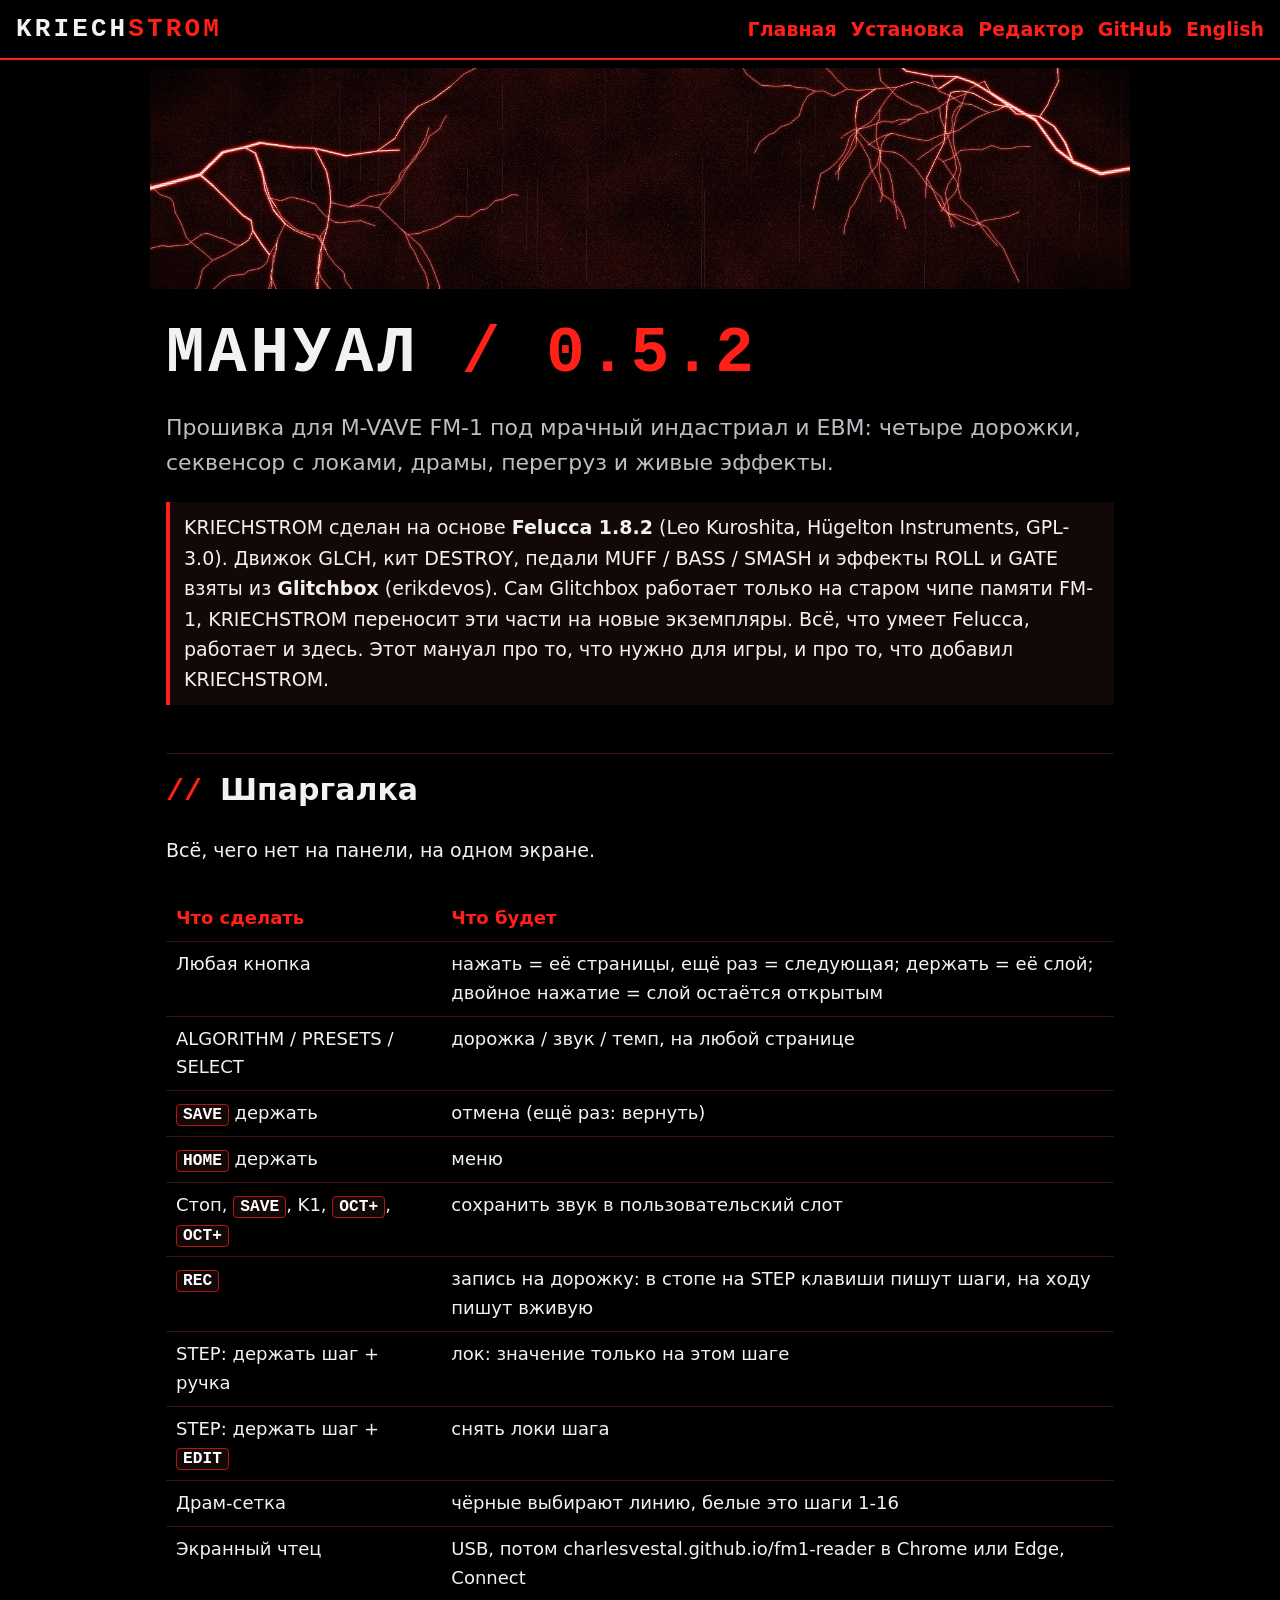
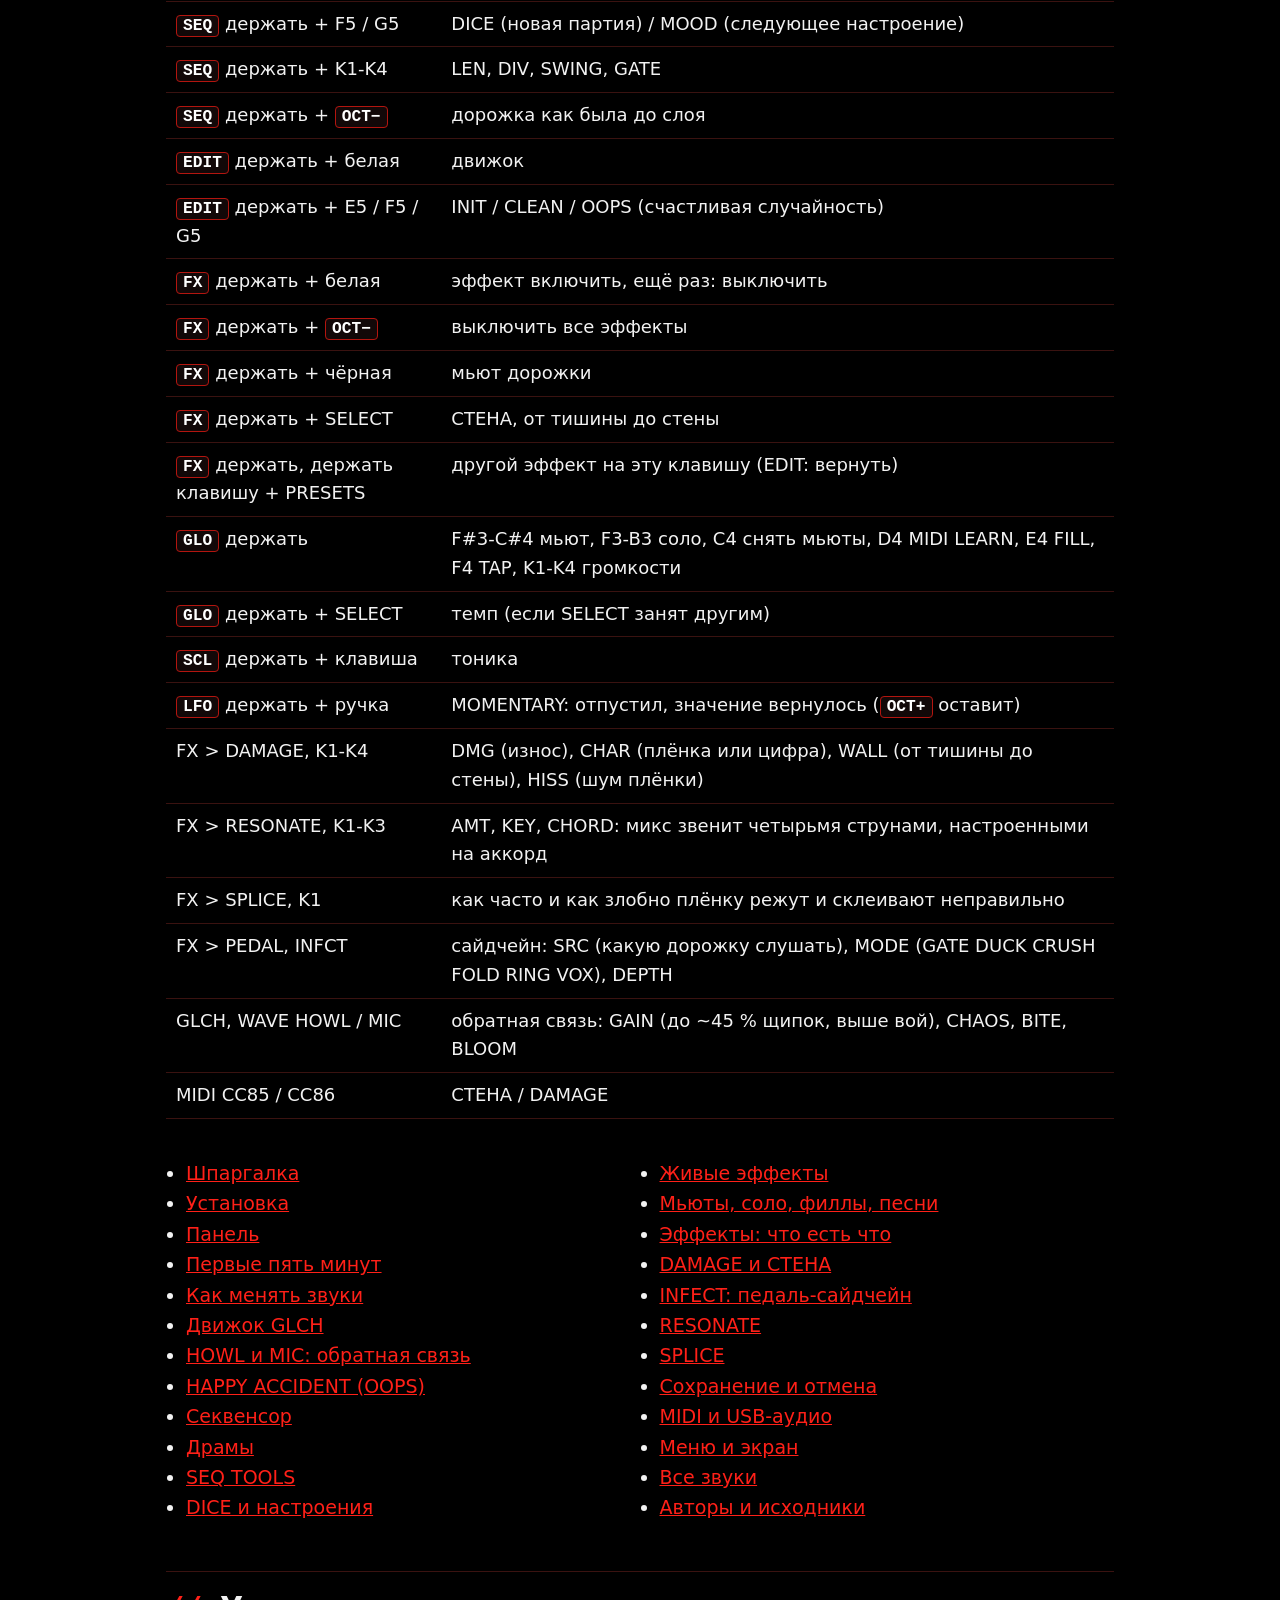
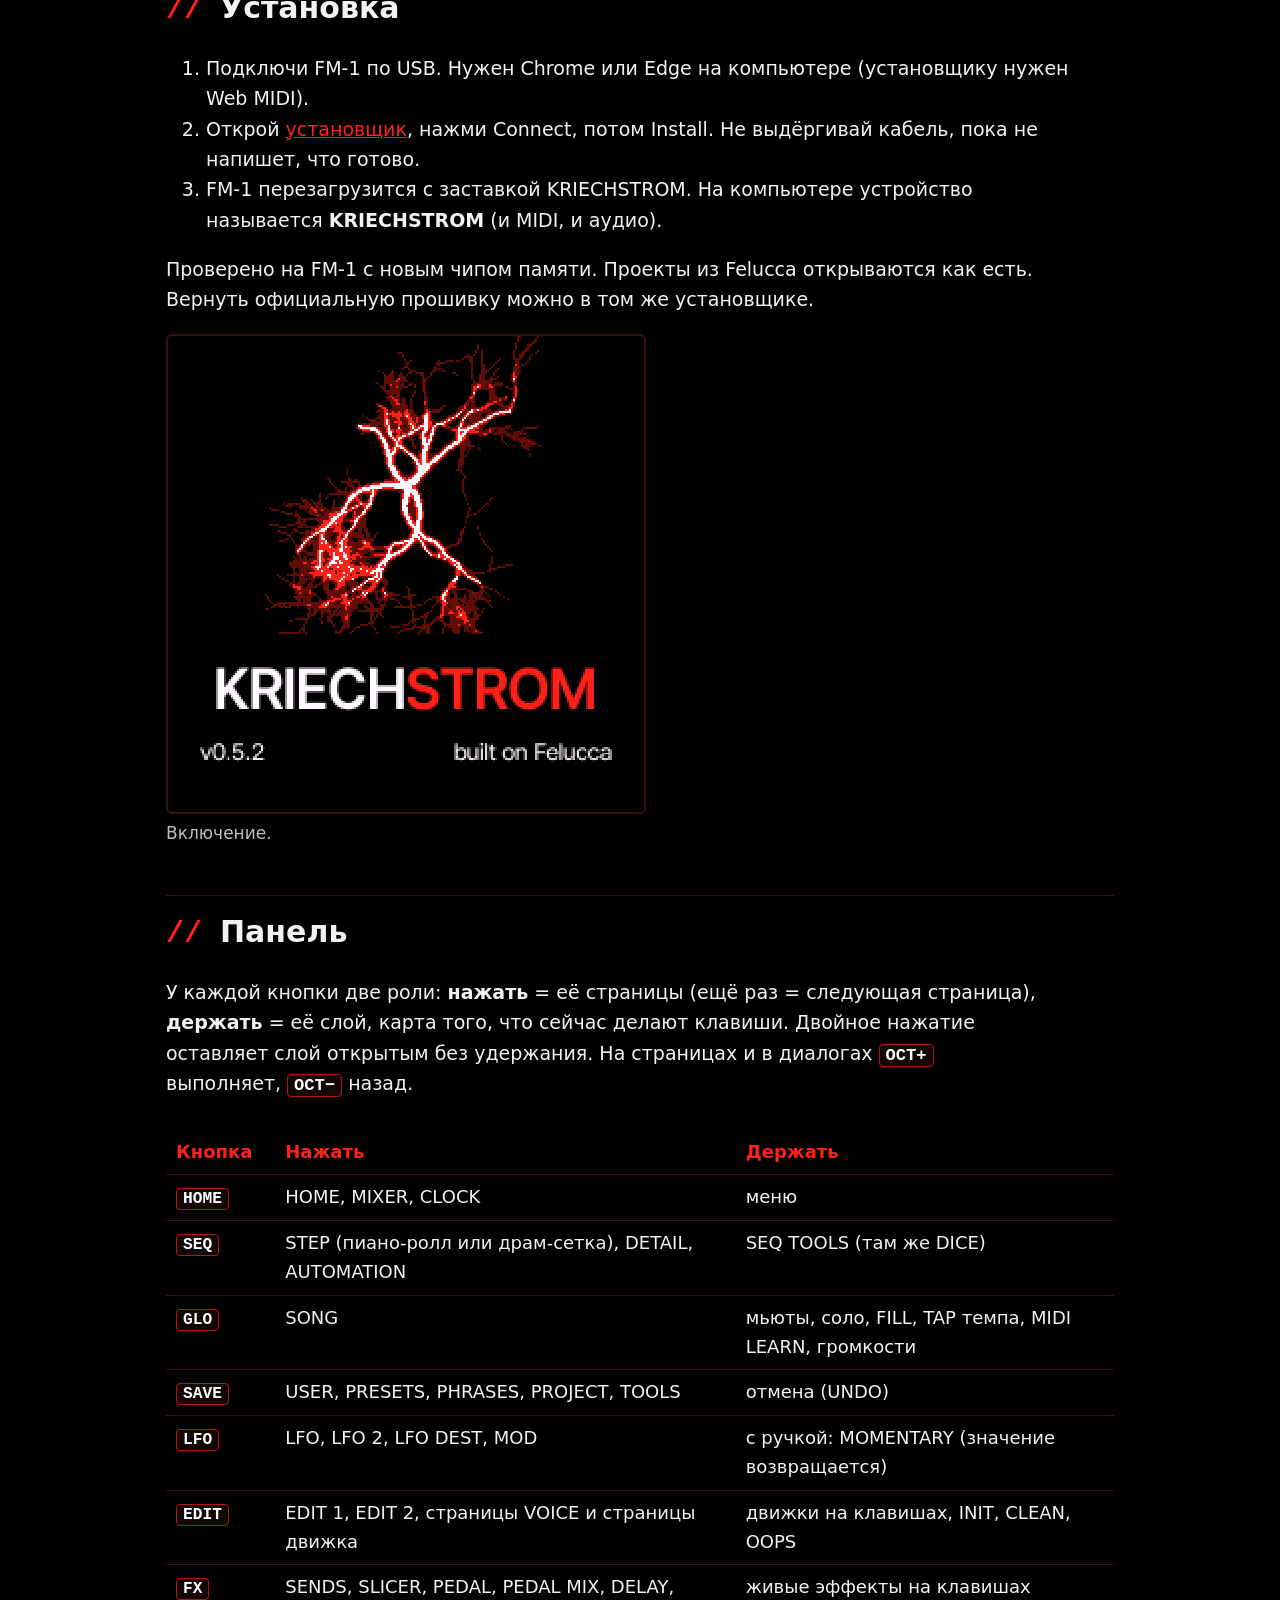
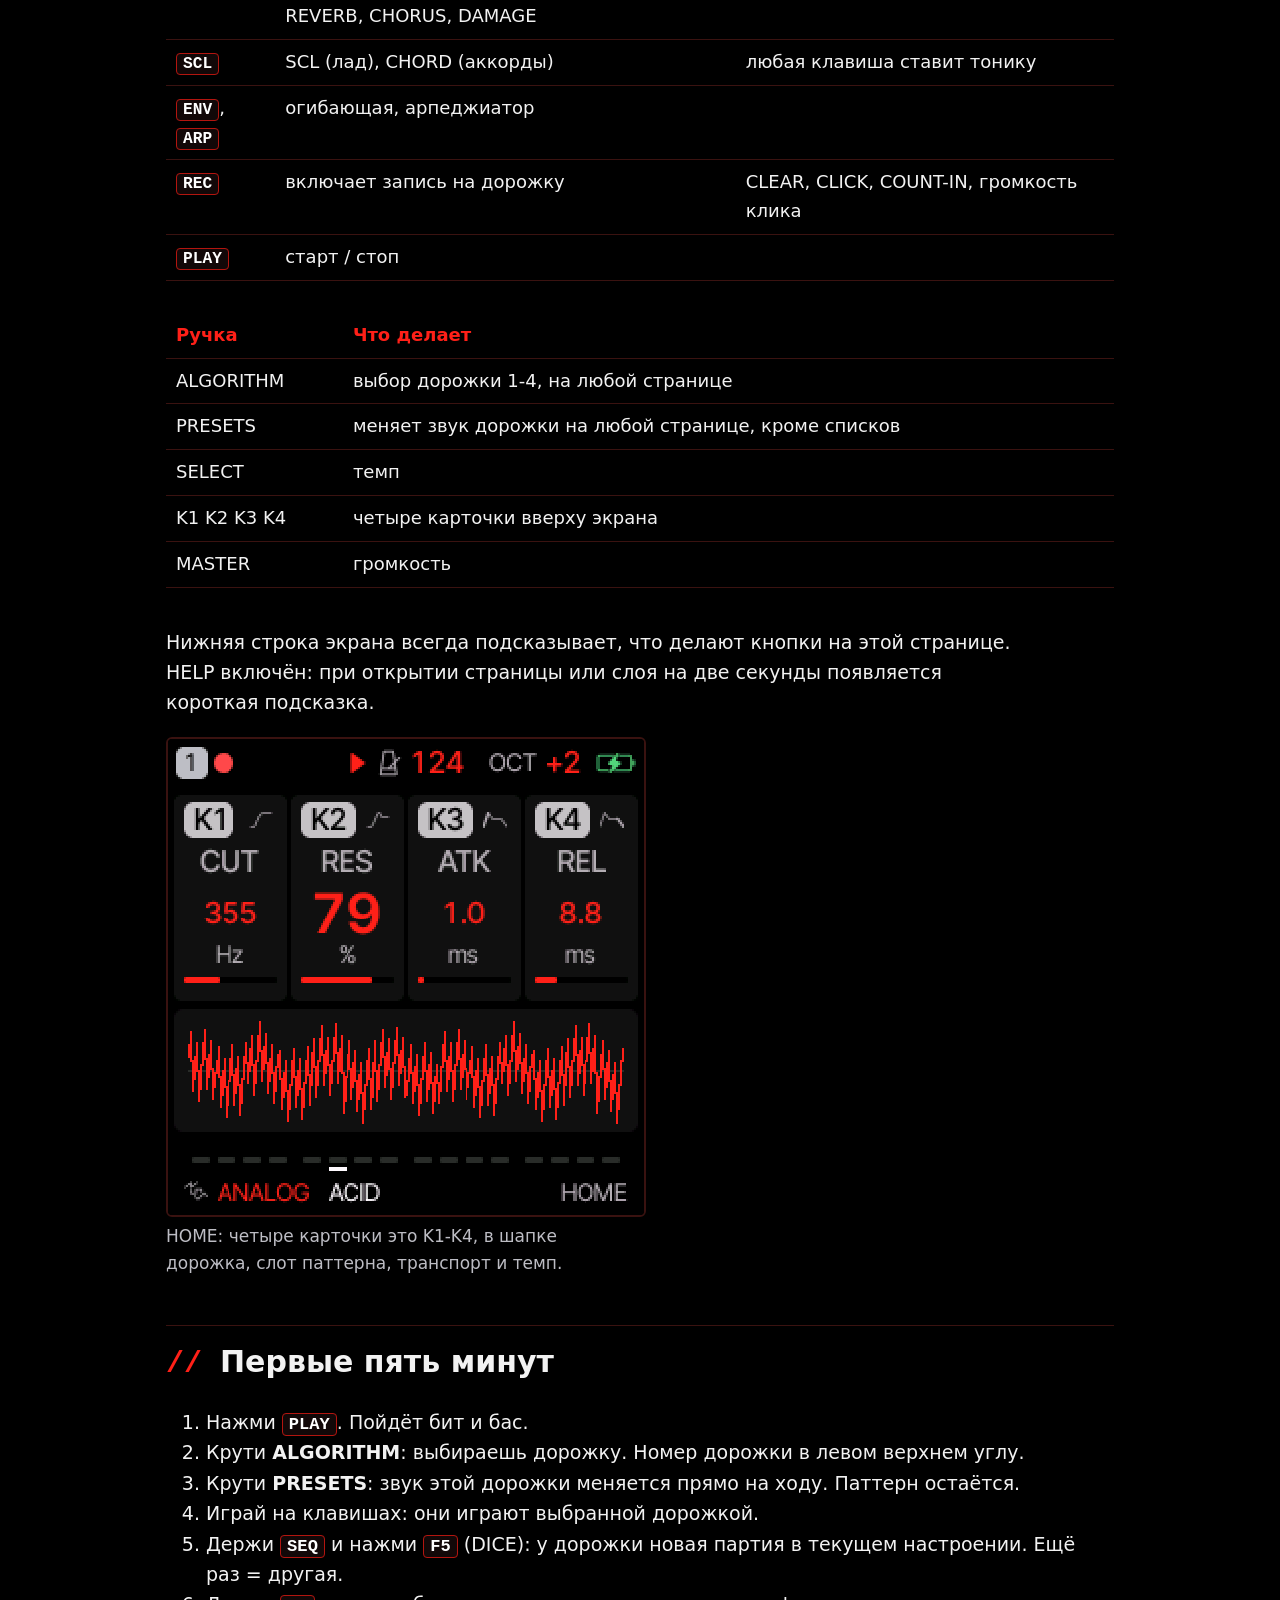
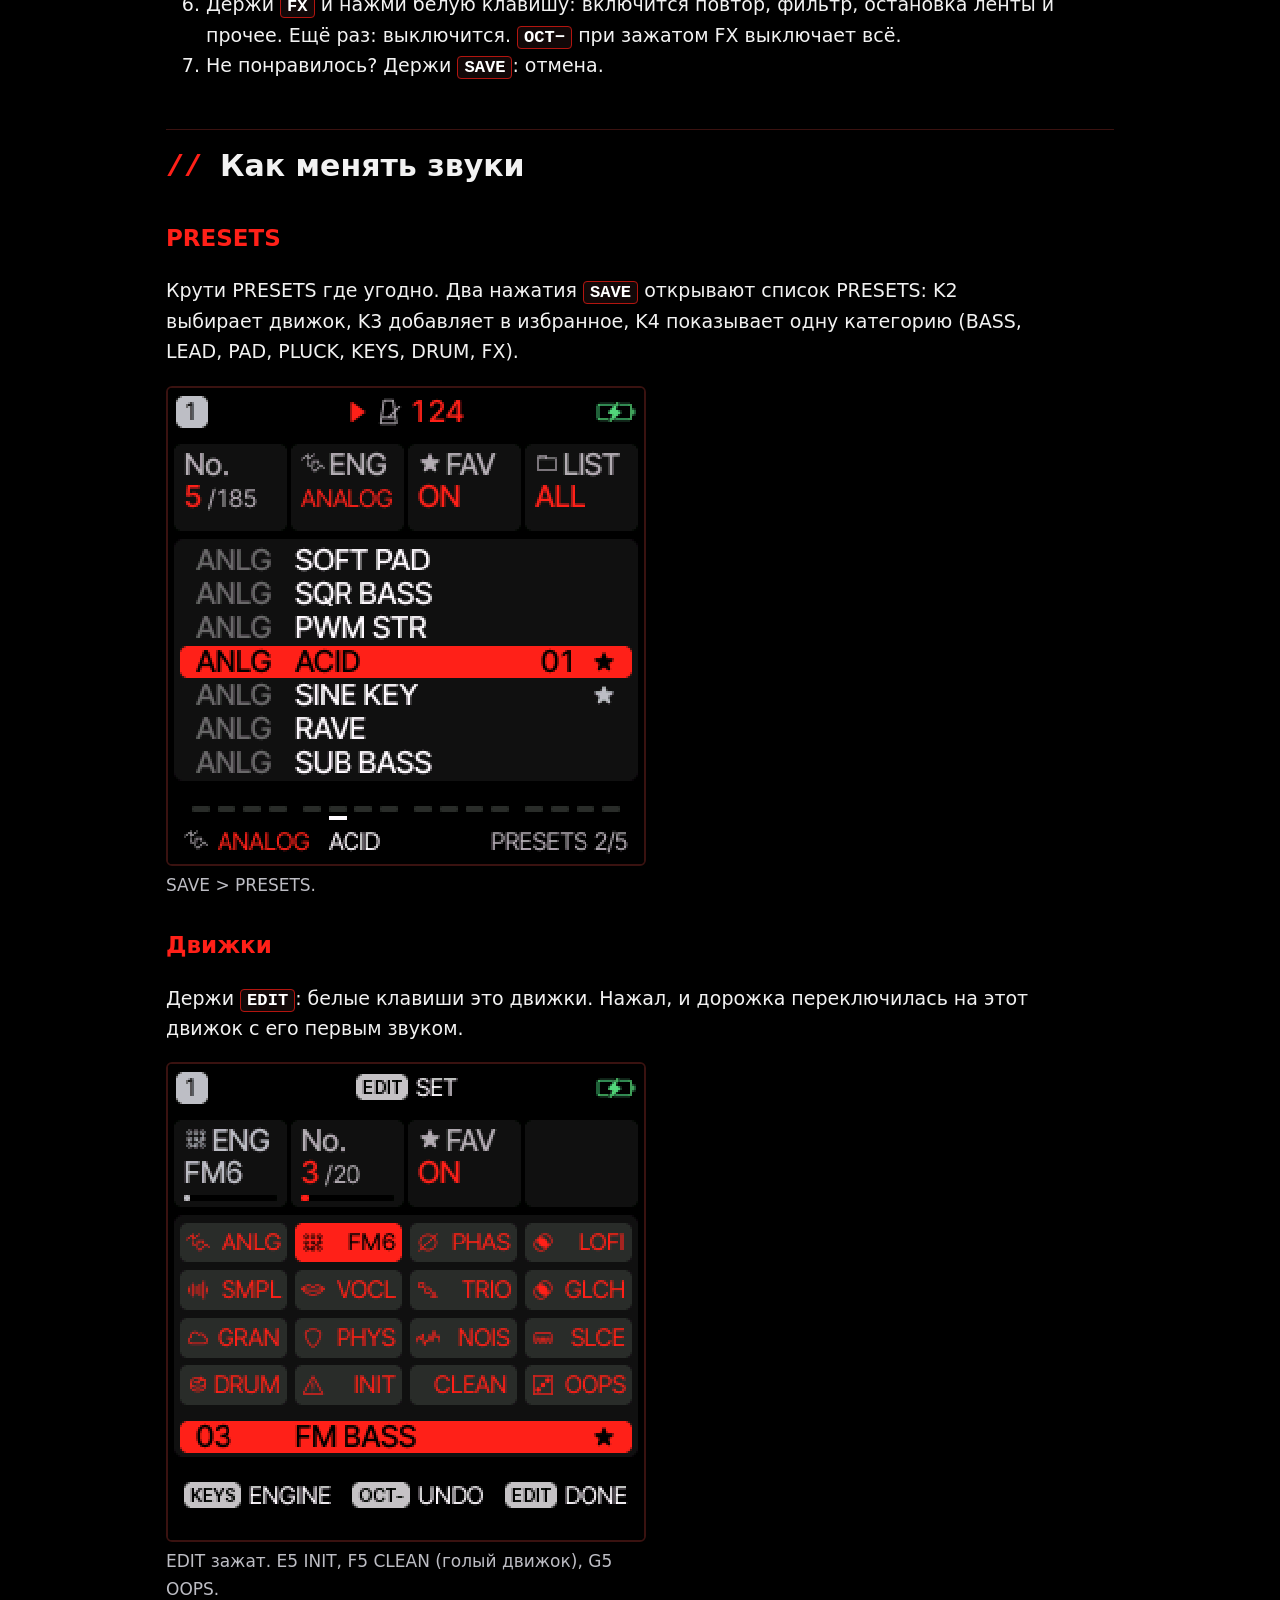
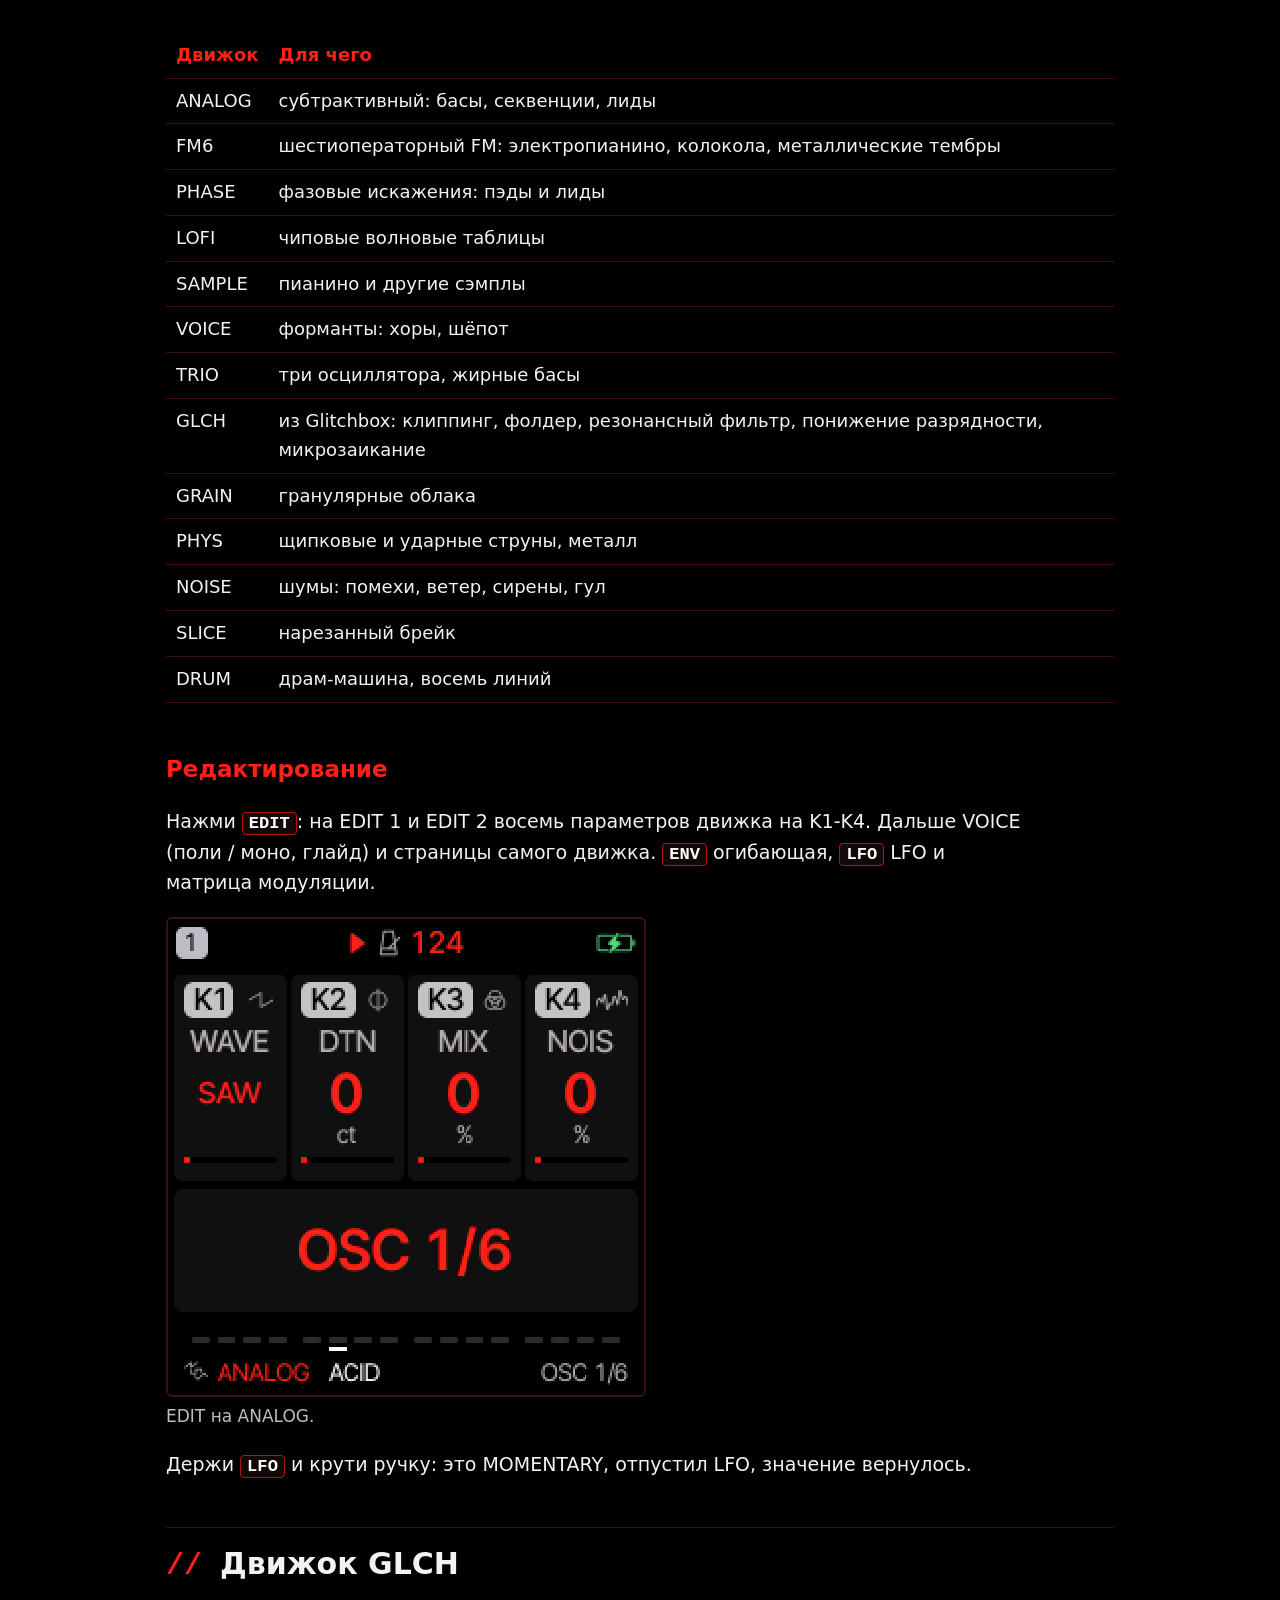
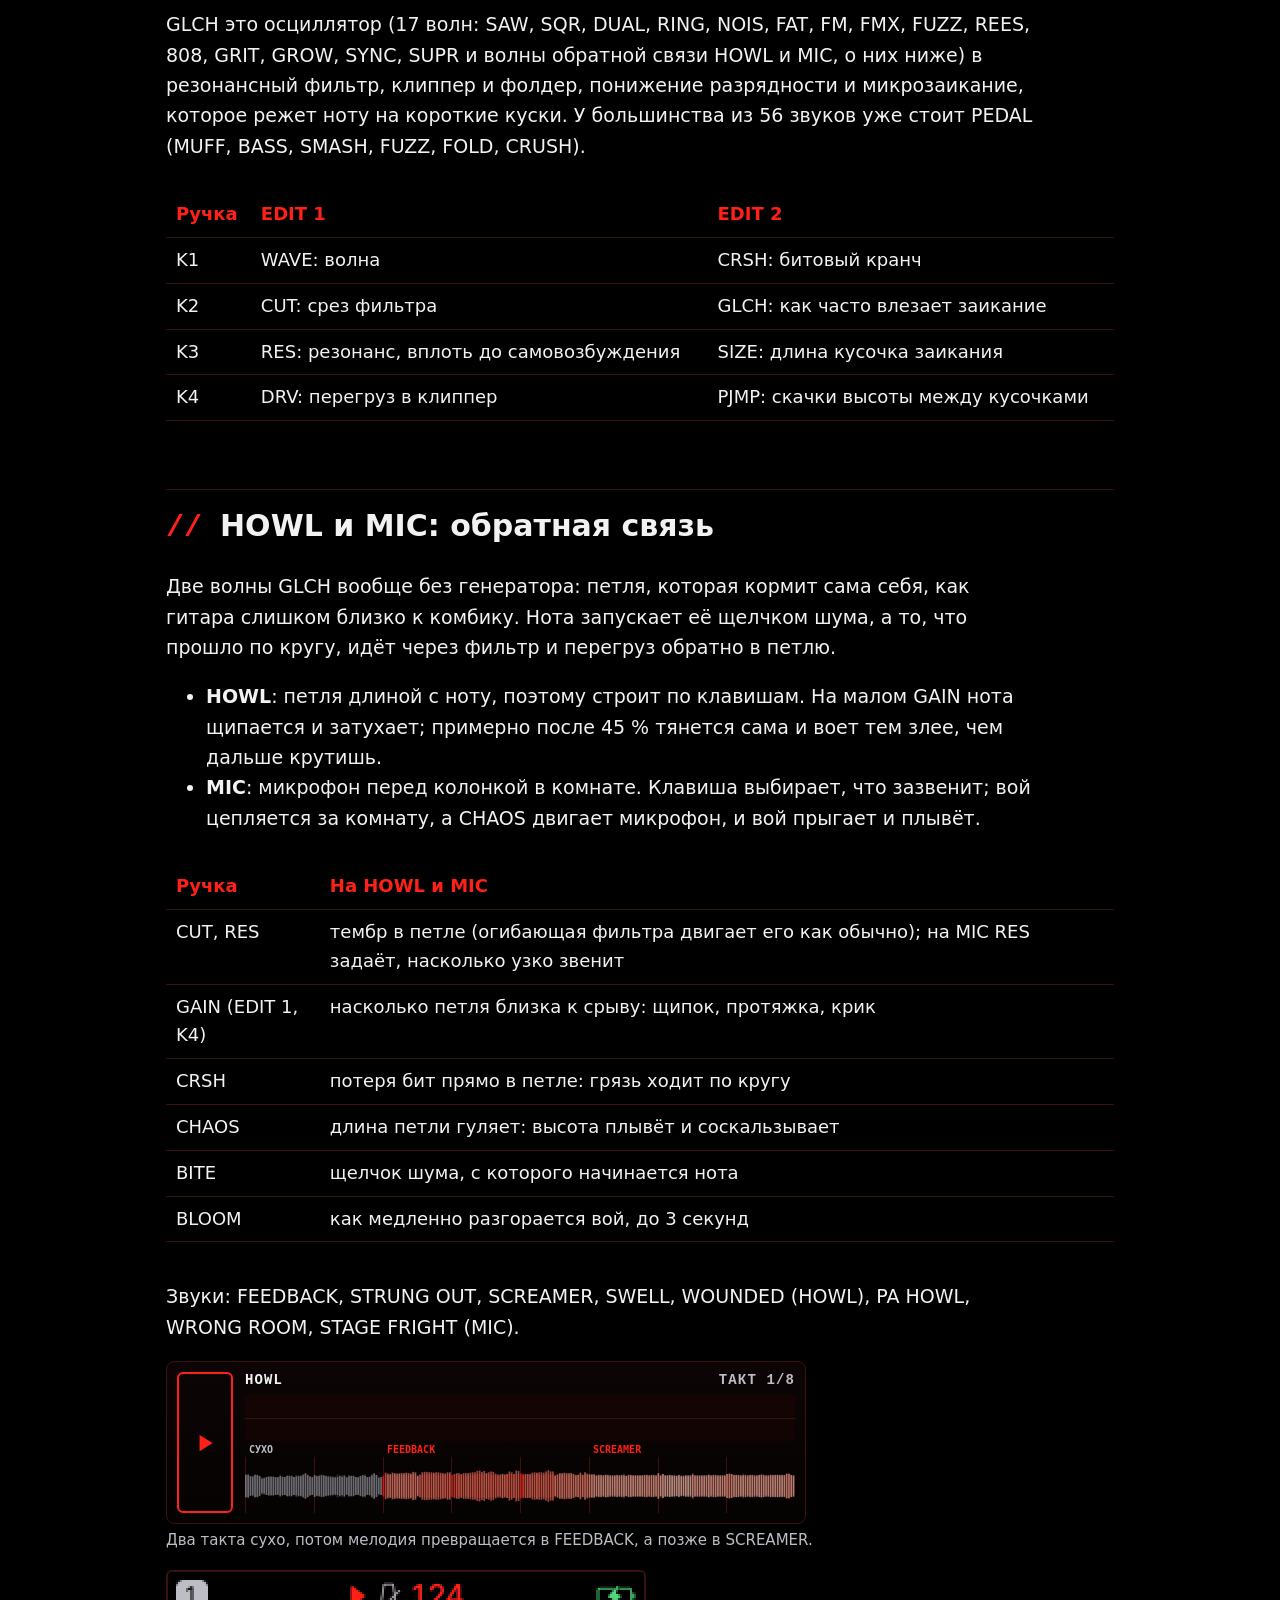
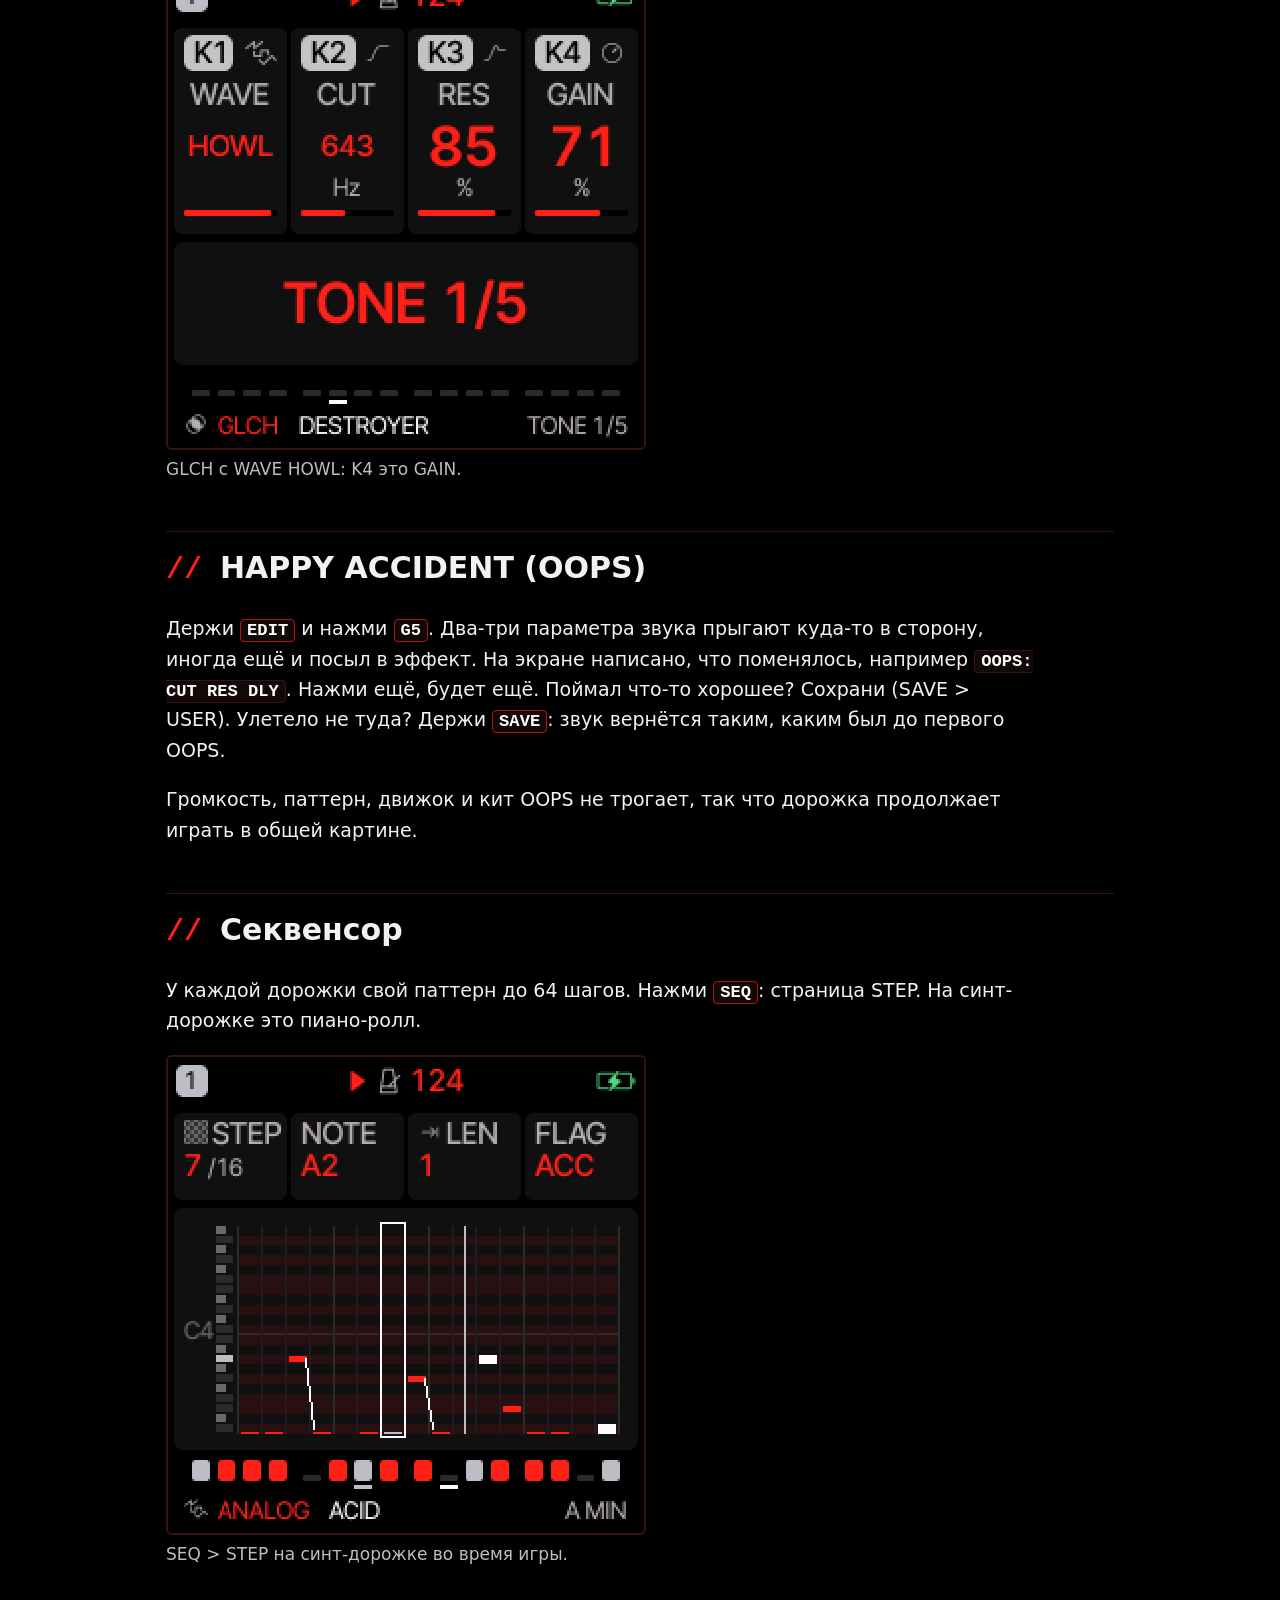
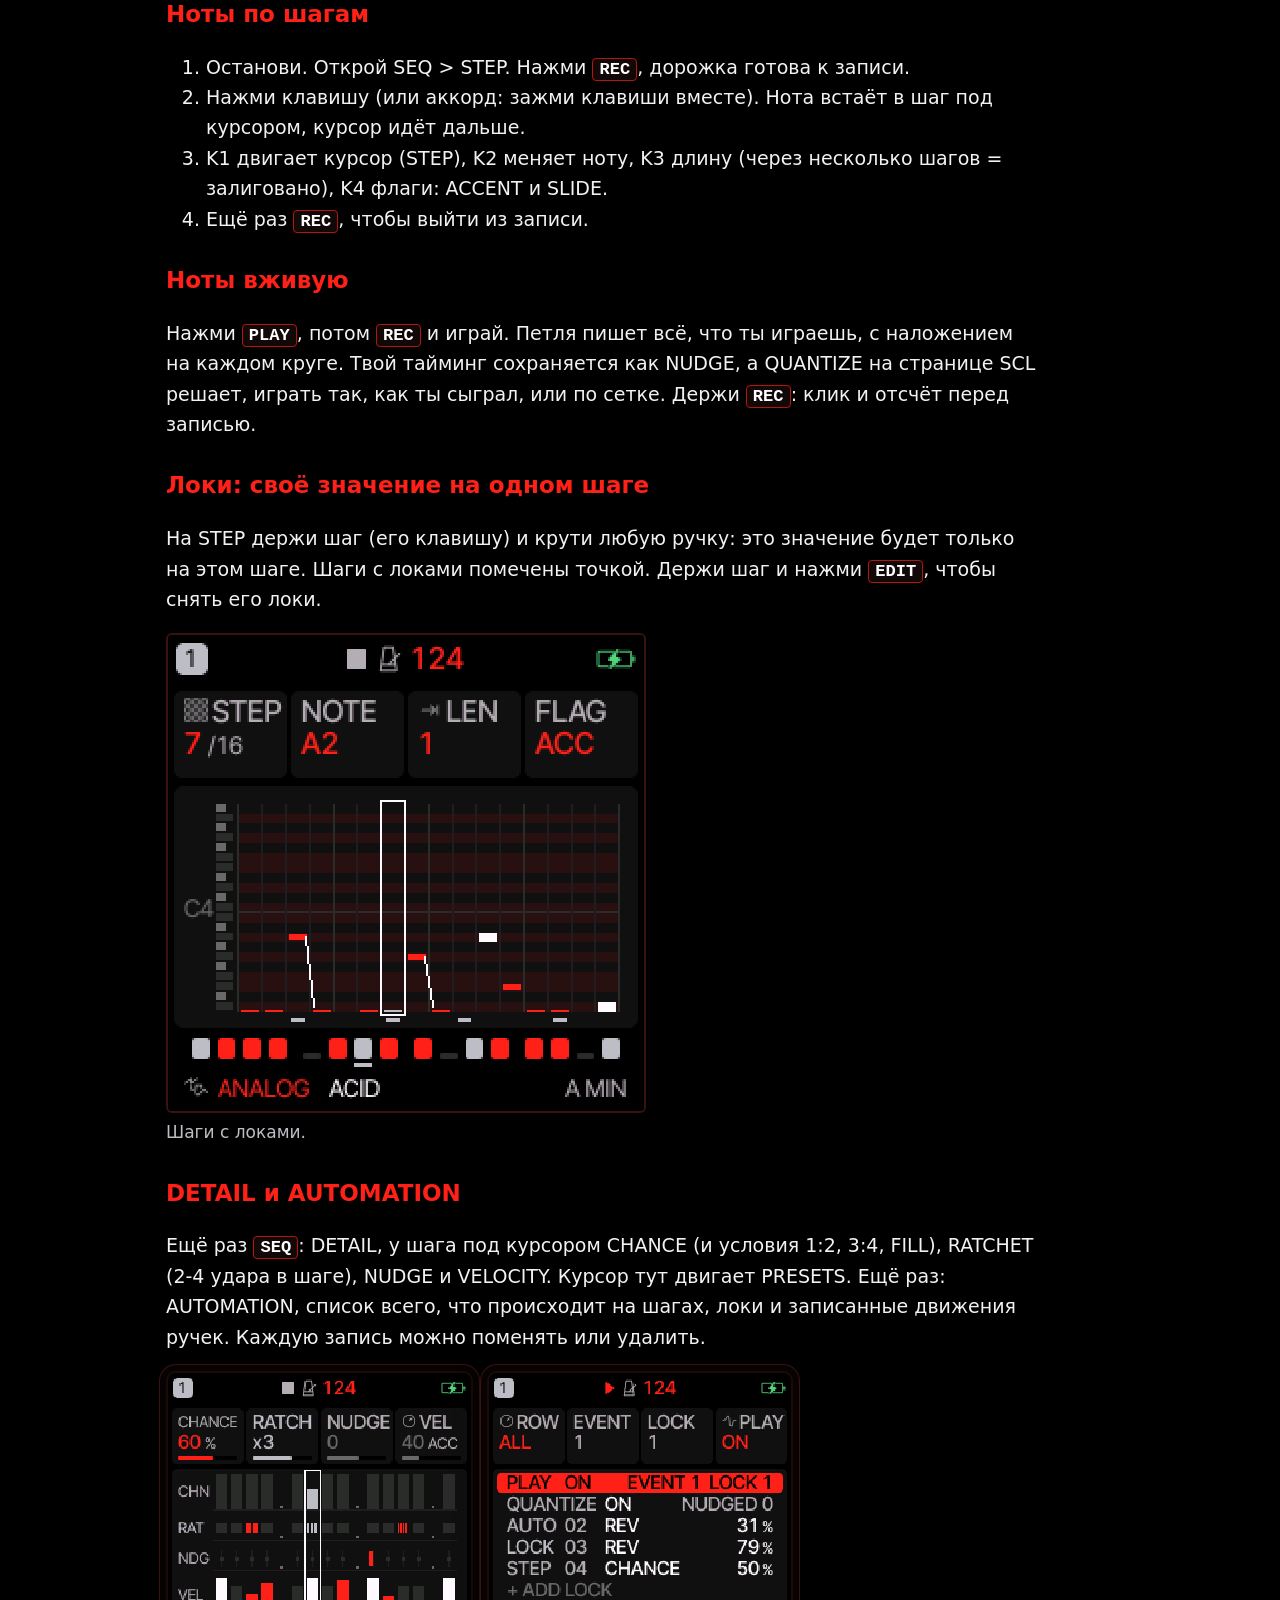
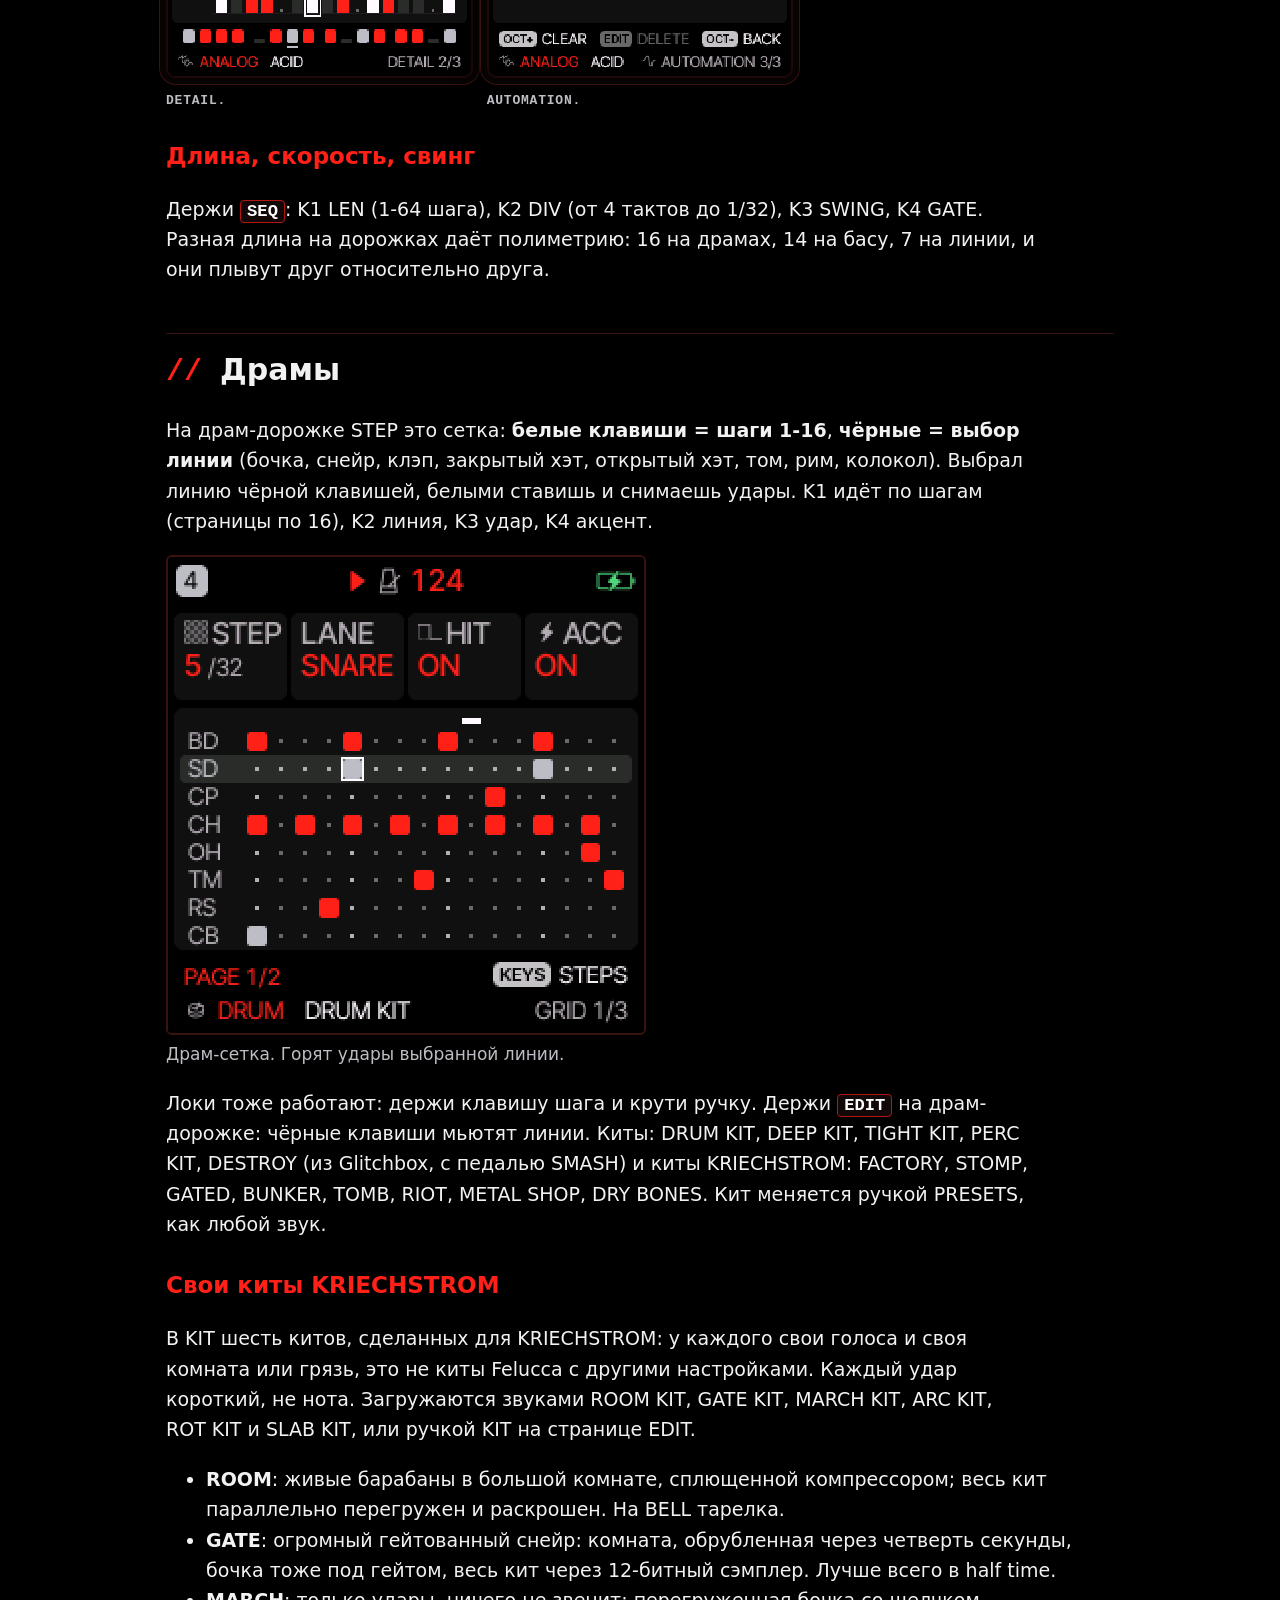
<file: manual/ru.html>
<!doctype html>
<html lang="ru">
<head>
<meta charset="utf-8">
<meta name="viewport" content="width=device-width, initial-scale=1">
<title>KRIECHSTROM: мануал</title>
<link rel="icon" href="../art/favicon.ico" sizes="any">
<link rel="icon" type="image/png" href="../art/favicon-32.png">
<link rel="apple-touch-icon" href="../art/icon-180.png">
<link rel="stylesheet" href="../style.css">
<script src="../krst.js" defer></script>
</head>
<body>
<header class="top">
  <a class="logo" href="../ru.html">KRIECH<b>STROM</b></a>
  <nav><a href="../ru.html">Главная</a><a href="../webapp/installer/">Установка</a><a href="../webapp/editor/">Редактор</a><a href="https://github.com/Xforsa/kriechstrom">GitHub</a><a href="en.html">English</a></nav>
</header>
<main>
<img class="band" style="margin-top:0" src="../art/band.jpg" alt="" width="1600" height="360">
<h1>МАНУАЛ <span class="red">/</span> <span class="red">0.5.2</span></h1>
<p class="lead">Прошивка для M-VAVE FM-1 под мрачный индастриал и EBM: четыре дорожки, секвенсор с локами, драмы,
перегруз и живые эффекты.</p>

<div class="note">KRIECHSTROM сделан на основе <b>Felucca 1.8.2</b> (Leo Kuroshita, Hügelton Instruments, GPL-3.0).
Движок GLCH, кит DESTROY, педали MUFF / BASS / SMASH и эффекты ROLL и GATE взяты из <b>Glitchbox</b> (erikdevos). Сам Glitchbox работает только на старом чипе памяти FM-1, KRIECHSTROM переносит эти части на новые
экземпляры. Всё, что умеет Felucca,
работает и здесь. Этот мануал про то, что нужно для игры, и про то, что добавил KRIECHSTROM.</div>

<h2 id="cheat">Шпаргалка</h2>
<p>Всё, чего нет на панели, на одном экране.</p>
<div class="tw"><table>
<tr><th>Что сделать</th><th>Что будет</th></tr>
<tr><td>Любая кнопка</td><td>нажать = её страницы, ещё раз = следующая; держать = её слой; двойное нажатие = слой остаётся открытым</td></tr>
<tr><td>ALGORITHM / PRESETS / SELECT</td><td>дорожка / звук / темп, на любой странице</td></tr>
<tr><td><kbd>SAVE</kbd> держать</td><td>отмена (ещё раз: вернуть)</td></tr>
<tr><td><kbd>HOME</kbd> держать</td><td>меню</td></tr>
<tr><td>Стоп, <kbd>SAVE</kbd>, K1, <kbd>OCT+</kbd>, <kbd>OCT+</kbd></td><td>сохранить звук в пользовательский слот</td></tr>
<tr><td><kbd>REC</kbd></td><td>запись на дорожку: в стопе на STEP клавиши пишут шаги, на ходу пишут вживую</td></tr>
<tr><td>STEP: держать шаг + ручка</td><td>лок: значение только на этом шаге</td></tr>
<tr><td>STEP: держать шаг + <kbd>EDIT</kbd></td><td>снять локи шага</td></tr>
<tr><td>Драм-сетка</td><td>чёрные выбирают линию, белые это шаги 1-16</td></tr>
<tr><td>Экранный чтец</td><td>USB, потом charlesvestal.github.io/fm1-reader в Chrome или Edge, Connect</td></tr>
<tr><td><kbd>SEQ</kbd> держать + F5 / G5</td><td>DICE (новая партия) / MOOD (следующее настроение)</td></tr>
<tr><td><kbd>SEQ</kbd> держать + K1-K4</td><td>LEN, DIV, SWING, GATE</td></tr>
<tr><td><kbd>SEQ</kbd> держать + <kbd>OCT−</kbd></td><td>дорожка как была до слоя</td></tr>
<tr><td><kbd>EDIT</kbd> держать + белая</td><td>движок</td></tr>
<tr><td><kbd>EDIT</kbd> держать + E5 / F5 / G5</td><td>INIT / CLEAN / OOPS (счастливая случайность)</td></tr>
<tr><td><kbd>FX</kbd> держать + белая</td><td>эффект включить, ещё раз: выключить</td></tr>
<tr><td><kbd>FX</kbd> держать + <kbd>OCT−</kbd></td><td>выключить все эффекты</td></tr>
<tr><td><kbd>FX</kbd> держать + чёрная</td><td>мьют дорожки</td></tr>
<tr><td><kbd>FX</kbd> держать + SELECT</td><td>СТЕНА, от тишины до стены</td></tr>
<tr><td><kbd>FX</kbd> держать, держать клавишу + PRESETS</td><td>другой эффект на эту клавишу (EDIT: вернуть)</td></tr>
<tr><td><kbd>GLO</kbd> держать</td><td>F#3-C#4 мьют, F3-B3 соло, C4 снять мьюты, D4 MIDI LEARN, E4 FILL, F4 TAP, K1-K4 громкости</td></tr>
<tr><td><kbd>GLO</kbd> держать + SELECT</td><td>темп (если SELECT занят другим)</td></tr>
<tr><td><kbd>SCL</kbd> держать + клавиша</td><td>тоника</td></tr>
<tr><td><kbd>LFO</kbd> держать + ручка</td><td>MOMENTARY: отпустил, значение вернулось (<kbd>OCT+</kbd> оставит)</td></tr>
<tr><td>FX &gt; DAMAGE, K1-K4</td><td>DMG (износ), CHAR (плёнка или цифра), WALL (от тишины до стены), HISS (шум плёнки)</td></tr>
<tr><td>FX &gt; RESONATE, K1-K3</td><td>AMT, KEY, CHORD: микс звенит четырьмя струнами, настроенными на аккорд</td></tr>
<tr><td>FX &gt; SPLICE, K1</td><td>как часто и как злобно плёнку режут и склеивают неправильно</td></tr>
<tr><td>FX &gt; PEDAL, INFCT</td><td>сайдчейн: SRC (какую дорожку слушать), MODE (GATE DUCK CRUSH FOLD RING VOX), DEPTH</td></tr>
<tr><td>GLCH, WAVE HOWL / MIC</td><td>обратная связь: GAIN (до ~45 % щипок, выше вой), CHAOS, BITE, BLOOM</td></tr>
<tr><td>MIDI CC85 / CC86</td><td>СТЕНА / DAMAGE</td></tr>
</table></div>

<ul class="toc">
  <li><a href="#cheat">Шпаргалка</a></li>
  <li><a href="#install">Установка</a></li>
  <li><a href="#panel">Панель</a></li>
  <li><a href="#first">Первые пять минут</a></li>
  <li><a href="#sounds">Как менять звуки</a></li>
  <li><a href="#glch">Движок GLCH</a></li>
  <li><a href="#howl">HOWL и MIC: обратная связь</a></li>
  <li><a href="#oops">HAPPY ACCIDENT (OOPS)</a></li>
  <li><a href="#seq">Секвенсор</a></li>
  <li><a href="#drums">Драмы</a></li>
  <li><a href="#tools">SEQ TOOLS</a></li>
  <li><a href="#dice">DICE и настроения</a></li>
  <li><a href="#perform">Живые эффекты</a></li>
  <li><a href="#glo">Мьюты, соло, филлы, песни</a></li>
  <li><a href="#fx">Эффекты: что есть что</a></li>
  <li><a href="#damage">DAMAGE и СТЕНА</a></li>
  <li><a href="#infect">INFECT: педаль-сайдчейн</a></li>
  <li><a href="#resonate">RESONATE</a></li>
  <li><a href="#splice">SPLICE</a></li>
  <li><a href="#save">Сохранение и отмена</a></li>
  <li><a href="#midi">MIDI и USB-аудио</a></li>
  <li><a href="#menu">Меню и экран</a></li>
  <li><a href="#list">Все звуки</a></li>
  <li><a href="#credits">Авторы и исходники</a></li>
</ul>

<h2 id="install">Установка</h2>
<ol>
  <li>Подключи FM-1 по USB. Нужен Chrome или Edge на компьютере (установщику нужен Web MIDI).</li>
  <li>Открой <a href="../webapp/installer/">установщик</a>, нажми Connect, потом Install. Не выдёргивай кабель, пока не напишет, что готово.</li>
  <li>FM-1 перезагрузится с заставкой KRIECHSTROM. На компьютере устройство называется <b>KRIECHSTROM</b> (и MIDI, и аудио).</li>
</ol>
<p>Проверено на FM-1 с новым чипом памяти. Проекты из Felucca открываются как есть. Вернуть официальную прошивку
можно в том же установщике.</p>
<figure><img src="../shots/splash.png" alt="заставка"><figcaption>Включение.</figcaption></figure>

<h2 id="panel">Панель</h2>
<p>У каждой кнопки две роли: <b>нажать</b> = её страницы (ещё раз = следующая страница), <b>держать</b> = её слой,
карта того, что сейчас делают клавиши. Двойное нажатие оставляет слой открытым без удержания.
На страницах и в диалогах <kbd>OCT+</kbd> выполняет, <kbd>OCT−</kbd> назад.</p>
<div class="tw"><table>
<tr><th>Кнопка</th><th>Нажать</th><th>Держать</th></tr>
<tr><td><kbd>HOME</kbd></td><td>HOME, MIXER, CLOCK</td><td>меню</td></tr>
<tr><td><kbd>SEQ</kbd></td><td>STEP (пиано-ролл или драм-сетка), DETAIL, AUTOMATION</td><td>SEQ TOOLS (там же DICE)</td></tr>
<tr><td><kbd>GLO</kbd></td><td>SONG</td><td>мьюты, соло, FILL, TAP темпа, MIDI LEARN, громкости</td></tr>
<tr><td><kbd>SAVE</kbd></td><td>USER, PRESETS, PHRASES, PROJECT, TOOLS</td><td>отмена (UNDO)</td></tr>
<tr><td><kbd>LFO</kbd></td><td>LFO, LFO 2, LFO DEST, MOD</td><td>с ручкой: MOMENTARY (значение возвращается)</td></tr>
<tr><td><kbd>EDIT</kbd></td><td>EDIT 1, EDIT 2, страницы VOICE и страницы движка</td><td>движки на клавишах, INIT, CLEAN, OOPS</td></tr>
<tr><td><kbd>FX</kbd></td><td>SENDS, SLICER, PEDAL, PEDAL MIX, DELAY, REVERB, CHORUS, DAMAGE</td><td>живые эффекты на клавишах</td></tr>
<tr><td><kbd>SCL</kbd></td><td>SCL (лад), CHORD (аккорды)</td><td>любая клавиша ставит тонику</td></tr>
<tr><td><kbd>ENV</kbd>, <kbd>ARP</kbd></td><td>огибающая, арпеджиатор</td><td></td></tr>
<tr><td><kbd>REC</kbd></td><td>включает запись на дорожку</td><td>CLEAR, CLICK, COUNT-IN, громкость клика</td></tr>
<tr><td><kbd>PLAY</kbd></td><td>старт / стоп</td><td></td></tr>
</table></div>
<div class="tw"><table>
<tr><th>Ручка</th><th>Что делает</th></tr>
<tr><td>ALGORITHM</td><td>выбор дорожки 1-4, на любой странице</td></tr>
<tr><td>PRESETS</td><td>меняет звук дорожки на любой странице, кроме списков</td></tr>
<tr><td>SELECT</td><td>темп</td></tr>
<tr><td>K1 K2 K3 K4</td><td>четыре карточки вверху экрана</td></tr>
<tr><td>MASTER</td><td>громкость</td></tr>
</table></div>
<p>Нижняя строка экрана всегда подсказывает, что делают кнопки на этой странице. HELP включён: при открытии страницы
или слоя на две секунды появляется короткая подсказка.</p>
<figure><img src="../shots/home.png" alt="экран HOME"><figcaption>HOME: четыре карточки это K1-K4, в шапке дорожка, слот паттерна, транспорт и темп.</figcaption></figure>

<h2 id="first">Первые пять минут</h2>
<ol>
  <li>Нажми <kbd>PLAY</kbd>. Пойдёт бит и бас.</li>
  <li>Крути <b>ALGORITHM</b>: выбираешь дорожку. Номер дорожки в левом верхнем углу.</li>
  <li>Крути <b>PRESETS</b>: звук этой дорожки меняется прямо на ходу. Паттерн остаётся.</li>
  <li>Играй на клавишах: они играют выбранной дорожкой.</li>
  <li>Держи <kbd>SEQ</kbd> и нажми <kbd>F5</kbd> (DICE): у дорожки новая партия в текущем настроении. Ещё раз = другая.</li>
  <li>Держи <kbd>FX</kbd> и нажми белую клавишу: включится повтор, фильтр, остановка ленты и прочее. Ещё раз: выключится. <kbd>OCT−</kbd> при зажатом FX выключает всё.</li>
  <li>Не понравилось? Держи <kbd>SAVE</kbd>: отмена.</li>
</ol>

<h2 id="sounds">Как менять звуки</h2>
<h3>PRESETS</h3>
<p>Крути PRESETS где угодно. Два нажатия <kbd>SAVE</kbd> открывают список PRESETS: K2 выбирает движок, K3 добавляет
в избранное, K4 показывает одну категорию (BASS, LEAD, PAD, PLUCK, KEYS, DRUM, FX).</p>
<figure><img src="../shots/presets.png" alt="список звуков"><figcaption>SAVE &gt; PRESETS.</figcaption></figure>
<h3>Движки</h3>
<p>Держи <kbd>EDIT</kbd>: белые клавиши это движки. Нажал, и дорожка переключилась на этот движок с его первым звуком.</p>
<figure><img src="../shots/layer_edit_active.png" alt="слой EDIT"><figcaption>EDIT зажат. E5 INIT, F5 CLEAN (голый движок), G5 OOPS.</figcaption></figure>
<div class="tw"><table>
<tr><th>Движок</th><th>Для чего</th></tr>
<tr><td>ANALOG</td><td>субтрактивный: басы, секвенции, лиды</td></tr>
<tr><td>FM6</td><td>шестиоператорный FM: электропианино, колокола, металлические тембры</td></tr>
<tr><td>PHASE</td><td>фазовые искажения: пэды и лиды</td></tr>
<tr><td>LOFI</td><td>чиповые волновые таблицы</td></tr>
<tr><td>SAMPLE</td><td>пианино и другие сэмплы</td></tr>
<tr><td>VOICE</td><td>форманты: хоры, шёпот</td></tr>
<tr><td>TRIO</td><td>три осциллятора, жирные басы</td></tr>
<tr><td>GLCH</td><td>из Glitchbox: клиппинг, фолдер, резонансный фильтр, понижение разрядности, микрозаикание</td></tr>
<tr><td>GRAIN</td><td>гранулярные облака</td></tr>
<tr><td>PHYS</td><td>щипковые и ударные струны, металл</td></tr>
<tr><td>NOISE</td><td>шумы: помехи, ветер, сирены, гул</td></tr>
<tr><td>SLICE</td><td>нарезанный брейк</td></tr>
<tr><td>DRUM</td><td>драм-машина, восемь линий</td></tr>
</table></div>
<h3>Редактирование</h3>
<p>Нажми <kbd>EDIT</kbd>: на EDIT 1 и EDIT 2 восемь параметров движка на K1-K4. Дальше VOICE (поли / моно, глайд)
и страницы самого движка. <kbd>ENV</kbd> огибающая, <kbd>LFO</kbd> LFO и матрица модуляции.</p>
<figure><img src="../shots/edit_analog.png" alt="страница EDIT"><figcaption>EDIT на ANALOG.</figcaption></figure>
<p>Держи <kbd>LFO</kbd> и крути ручку: это MOMENTARY, отпустил LFO, значение вернулось.</p>

<h2 id="glch">Движок GLCH</h2>
<p>GLCH это осциллятор (17 волн: SAW, SQR, DUAL, RING, NOIS, FAT, FM, FMX, FUZZ, REES, 808, GRIT,
GROW, SYNC, SUPR и волны обратной связи HOWL и MIC, о них ниже) в резонансный фильтр, клиппер и фолдер, понижение разрядности и микрозаикание, которое режет ноту на короткие куски.
У большинства из 56 звуков уже стоит PEDAL (MUFF, BASS, SMASH, FUZZ, FOLD, CRUSH).</p>
<div class="tw"><table>
<tr><th>Ручка</th><th>EDIT 1</th><th>EDIT 2</th></tr>
<tr><td>K1</td><td>WAVE: волна</td><td>CRSH: битовый кранч</td></tr>
<tr><td>K2</td><td>CUT: срез фильтра</td><td>GLCH: как часто влезает заикание</td></tr>
<tr><td>K3</td><td>RES: резонанс, вплоть до самовозбуждения</td><td>SIZE: длина кусочка заикания</td></tr>
<tr><td>K4</td><td>DRV: перегруз в клиппер</td><td>PJMP: скачки высоты между кусочками</td></tr>
</table></div>

<h2 id="howl">HOWL и MIC: обратная связь</h2>
<p>Две волны GLCH вообще без генератора: петля, которая кормит сама себя, как гитара слишком близко к комбику. Нота
запускает её щелчком шума, а то, что прошло по кругу, идёт через фильтр и перегруз обратно в петлю.</p>
<ul>
<li><b>HOWL</b>: петля длиной с ноту, поэтому строит по клавишам. На малом GAIN нота щипается и затухает; примерно
после 45 % тянется сама и воет тем злее, чем дальше крутишь.</li>
<li><b>MIC</b>: микрофон перед колонкой в комнате. Клавиша выбирает, что зазвенит; вой цепляется за комнату, а CHAOS
двигает микрофон, и вой прыгает и плывёт.</li>
</ul>
<div class="tw"><table>
<tr><th>Ручка</th><th>На HOWL и MIC</th></tr>
<tr><td>CUT, RES</td><td>тембр в петле (огибающая фильтра двигает его как обычно); на MIC RES задаёт, насколько узко звенит</td></tr>
<tr><td>GAIN (EDIT 1, K4)</td><td>насколько петля близка к срыву: щипок, протяжка, крик</td></tr>
<tr><td>CRSH</td><td>потеря бит прямо в петле: грязь ходит по кругу</td></tr>
<tr><td>CHAOS</td><td>длина петли гуляет: высота плывёт и соскальзывает</td></tr>
<tr><td>BITE</td><td>щелчок шума, с которого начинается нота</td></tr>
<tr><td>BLOOM</td><td>как медленно разгорается вой, до 3 секунд</td></tr>
</table></div>
<p>Звуки: FEEDBACK, STRUNG OUT, SCREAMER, SWELL, WOUNDED (HOWL), PA HOWL, WRONG ROOM, STAGE FRIGHT (MIC).</p>
<audio controls preload="none" src="../audio/howl.m4a" data-name="HOWL" data-bars="8" data-parts="1:СУХО|3:FEEDBACK|6:SCREAMER" data-dur="21.333" data-peaks="[base64]"></audio><span class="demo">Два такта сухо, потом мелодия превращается в FEEDBACK, а позже в SCREAMER.</span>
<figure><img src="../shots/edit_howl.png" alt="GLCH HOWL"><figcaption>GLCH с WAVE HOWL: K4 это GAIN.</figcaption></figure>

<h2 id="oops">HAPPY ACCIDENT (OOPS)</h2>
<p>Держи <kbd>EDIT</kbd> и нажми <kbd>G5</kbd>. Два-три параметра звука прыгают куда-то в сторону, иногда ещё и посыл
в эффект. На экране написано, что поменялось, например <code>OOPS: CUT RES DLY</code>. Нажми ещё, будет ещё. Поймал
что-то хорошее? Сохрани (SAVE &gt; USER). Улетело не туда? Держи <kbd>SAVE</kbd>: звук вернётся таким, каким был до
первого OOPS.</p>
<p>Громкость, паттерн, движок и кит OOPS не трогает, так что дорожка продолжает играть в общей картине.</p>

<h2 id="seq">Секвенсор</h2>
<p>У каждой дорожки свой паттерн до 64 шагов. Нажми <kbd>SEQ</kbd>: страница STEP. На синт-дорожке это пиано-ролл.</p>
<figure><img src="../shots/roll_playing.png" alt="пиано-ролл"><figcaption>SEQ &gt; STEP на синт-дорожке во время игры.</figcaption></figure>
<h3>Ноты по шагам</h3>
<ol>
  <li>Останови. Открой SEQ &gt; STEP. Нажми <kbd>REC</kbd>, дорожка готова к записи.</li>
  <li>Нажми клавишу (или аккорд: зажми клавиши вместе). Нота встаёт в шаг под курсором, курсор идёт дальше.</li>
  <li>K1 двигает курсор (STEP), K2 меняет ноту, K3 длину (через несколько шагов = залиговано), K4 флаги:
  ACCENT и SLIDE.</li>
  <li>Ещё раз <kbd>REC</kbd>, чтобы выйти из записи.</li>
</ol>
<h3>Ноты вживую</h3>
<p>Нажми <kbd>PLAY</kbd>, потом <kbd>REC</kbd> и играй. Петля пишет всё, что ты играешь, с наложением на каждом круге.
Твой тайминг сохраняется как NUDGE, а QUANTIZE на странице SCL решает, играть так, как ты сыграл, или по сетке.
Держи <kbd>REC</kbd>: клик и отсчёт перед записью.</p>
<h3>Локи: своё значение на одном шаге</h3>
<p>На STEP держи шаг (его клавишу) и крути любую ручку: это значение будет только на этом шаге. Шаги с локами
помечены точкой. Держи шаг и нажми <kbd>EDIT</kbd>, чтобы снять его локи.</p>
<figure><img src="../shots/roll_locks.png" alt="локи"><figcaption>Шаги с локами.</figcaption></figure>
<h3>DETAIL и AUTOMATION</h3>
<p>Ещё раз <kbd>SEQ</kbd>: DETAIL, у шага под курсором CHANCE (и условия 1:2, 3:4, FILL), RATCHET (2-4 удара в шаге),
NUDGE и VELOCITY. Курсор тут двигает PRESETS. Ещё раз: AUTOMATION, список всего, что происходит на шагах, локи и
записанные движения ручек. Каждую запись можно поменять или удалить.</p>
<div class="shots">
<figure><img src="../shots/detail.png" alt="DETAIL"><figcaption>DETAIL.</figcaption></figure>
<figure><img src="../shots/automation.png" alt="AUTOMATION"><figcaption>AUTOMATION.</figcaption></figure>
</div>
<h3>Длина, скорость, свинг</h3>
<p>Держи <kbd>SEQ</kbd>: K1 LEN (1-64 шага), K2 DIV (от 4 тактов до 1/32), K3 SWING, K4 GATE. Разная длина на дорожках
даёт полиметрию: 16 на драмах, 14 на басу, 7 на линии, и они плывут друг относительно друга.</p>

<h2 id="drums">Драмы</h2>
<p>На драм-дорожке STEP это сетка: <b>белые клавиши = шаги 1-16</b>, <b>чёрные = выбор линии</b> (бочка, снейр, клэп,
закрытый хэт, открытый хэт, том, рим, колокол). Выбрал линию чёрной клавишей, белыми ставишь и снимаешь удары.
K1 идёт по шагам (страницы по 16), K2 линия, K3 удар, K4 акцент.</p>
<figure><img src="../shots/drum.png" alt="драм-сетка"><figcaption>Драм-сетка. Горят удары выбранной линии.</figcaption></figure>
<p>Локи тоже работают: держи клавишу шага и крути ручку. Держи <kbd>EDIT</kbd> на драм-дорожке: чёрные клавиши мьютят
линии. Киты: DRUM KIT, DEEP KIT, TIGHT KIT, PERC KIT, DESTROY (из Glitchbox, с педалью SMASH) и киты KRIECHSTROM:
FACTORY, STOMP, GATED, BUNKER, TOMB, RIOT, METAL SHOP, DRY BONES. Кит меняется ручкой PRESETS, как любой звук.</p>
<h3 id="kits">Свои киты KRIECHSTROM</h3>
<p>В KIT шесть китов, сделанных для KRIECHSTROM: у каждого свои голоса и своя комната или грязь, это не киты Felucca
с другими настройками. Каждый удар короткий, не нота. Загружаются звуками ROOM KIT, GATE KIT, MARCH KIT, ARC KIT,
ROT KIT и SLAB KIT, или ручкой KIT на странице EDIT.</p>
<ul>
<li><b>ROOM</b>: живые барабаны в большой комнате, сплющенной компрессором; весь кит параллельно перегружен и
раскрошен. На BELL тарелка.</li>
<li><b>GATE</b>: огромный гейтованный снейр: комната, обрубленная через четверть секунды, бочка тоже под гейтом, весь кит
через 12-битный сэмплер. Лучше всего в half time.</li>
<li><b>MARCH</b>: только удары, ничего не звенит: перегруженная бочка со щелчком колотушки, сухой треск, сапоги на CLAP,
военные барабаны на TOM и BELL, дробь на RIM для сбивок.</li>
<li><b>ARC</b>: электричество: бочка сыплет искрами, дуга проходит через снейр, хэты шипят током.</li>
<li><b>ROT</b>: цифровой распад: частота дискретизации падает в каждом ударе, на BELL обратный свип.</li>
<li><b>SLAB</b>: power electronics: все барабаны из шума, под бочкой настоящий удар, на BELL шумовая тарелка.</li>
</ul>
<p>TUNE двигает высоту всех линий, TONE их фильтры на октаву вверх или вниз, DECY длину (от половины до двух раз). DRV
добавляет киту грязи.</p>
<audio controls preload="none" src="../audio/kit_room_track.m4a" data-name="ROOM" data-bars="8" data-parts="1:БИТ|3:+ БАС, СИНТ" data-dur="19.197" data-peaks="[base64]"></audio><span class="demo">ROOM на своём бите, два такта сам, потом с басом и синтом.</span>
<audio controls preload="none" src="../audio/kit_gate_track.m4a" data-name="GATE" data-bars="8" data-parts="1:БИТ|3:+ БАС, СИНТ" data-dur="14.994" data-peaks="[base64]"></audio><span class="demo">GATE.</span>
<audio controls preload="none" src="../audio/kit_march_track.m4a" data-name="MARCH" data-bars="8" data-parts="1:БИТ|3:+ БАС, СИНТ" data-dur="17.142" data-peaks="[base64]"></audio><span class="demo">MARCH.</span>
<audio controls preload="none" src="../audio/kit_arc_track.m4a" data-name="ARC" data-bars="8" data-parts="1:БИТ|3:+ БАС, СИНТ" data-dur="15.999" data-peaks="[base64]"></audio><span class="demo">ARC.</span>
<audio controls preload="none" src="../audio/kit_rot_track.m4a" data-name="ROT" data-bars="8" data-parts="1:БИТ|3:+ БАС, СИНТ" data-dur="17.775" data-peaks="[base64]"></audio><span class="demo">ROT.</span>
<audio controls preload="none" src="../audio/kit_slab_track.m4a" data-name="SLAB" data-bars="8" data-parts="1:БИТ|3:+ БАС, СИНТ" data-dur="13.711" data-peaks="[base64]"></audio><span class="demo">SLAB.</span>

<h2 id="tools">SEQ TOOLS</h2>
<p>Держи <kbd>SEQ</kbd> на любой странице. Белые клавиши превращаются в инструменты для выбранной дорожки. Каждый
инструмент отменяется одним <kbd>SAVE</kbd> (удержанием), а <kbd>OCT−</kbd> возвращает дорожку к тому, что было
при открытии слоя.</p>
<div class="shots">
<figure><img src="../shots/layer_seq_tools.png" alt="SEQ TOOLS"><figcaption>SEQ зажат, синт-дорожка.</figcaption></figure>
<figure><img src="../shots/layer_seq_tools_drum.png" alt="SEQ TOOLS драмы"><figcaption>SEQ зажат, драм-дорожка: инструменты линии (G4-C5) работают с линией, выбранной чёрной клавишей.</figcaption></figure>
</div>
<div class="tw"><table>
<tr><th>Клавиша</th><th>Инструмент</th></tr>
<tr><td>F3</td><td>CLEAR: очистить паттерн</td></tr>
<tr><td>G3</td><td>REVERSE: задом наперёд</td></tr>
<tr><td>A3, B3</td><td>SHIFT: сдвиг на шаг влево / вправо</td></tr>
<tr><td>C4</td><td>RANDOM: новый бит или новые ноты в ладу на том же ритме</td></tr>
<tr><td>D4</td><td>COOK: чуть-чуть меняет паттерн с каждым нажатием</td></tr>
<tr><td>E4</td><td>BEAT (драмы): новый бит</td></tr>
<tr><td>F4</td><td>EUCLID: удары равномерно (K1 удары, K2 шаги, K3 сдвиг; OCT+ применить)</td></tr>
<tr><td>G4 A4 B4 C5</td><td>драмы: CLEAR, REVERSE, FILL, RANDOM выбранной линии</td></tr>
<tr><td>D5</td><td>DOUBLE: паттерн вдвое длиннее, копией</td></tr>
<tr><td>E5</td><td>HALF: только первая половина</td></tr>
<tr><td>F5</td><td><b>DICE</b>: целая новая партия в текущем настроении</td></tr>
<tr><td>G5</td><td><b>MOOD</b>: следующее настроение (его имя написано на клетке)</td></tr>
</table></div>

<h2 id="dice">DICE и настроения</h2>
<p>DICE пишет партию под дорожку: на драмах бит, на дорожке 1 бас, на дорожке 2 стабы и аккорды, на 3 и 4 верхнюю
линию, райзер или дрон. Ноты в ладу и от тоники дорожки (держи <kbd>SCL</kbd> и нажми клавишу, чтобы сменить тонику).
Каждое нажатие даёт новое. MOOD выбирает характер:</p>
<div class="tw"><table>
<tr><th>Настроение</th><th>Характер</th></tr>
<tr><td>MACHINE</td><td>ровные шестнадцатые на тонике, бочка на каждую долю, хэты на слабые</td></tr>
<tr><td>GRIND</td><td>медленнее и тяжелее: бас съезжает на малую секунду, низкие тянутые аккорды</td></tr>
<tr><td>MARCH 7/8</td><td>14 шагов, акцентированные ноты через шаг</td></tr>
<tr><td>GLITCH</td><td>случайные удары и ноты, пропуски в бите</td></tr>
<tr><td>SPIRAL</td><td>нисходящие линии, сбивки на томах</td></tr>
<tr><td>GHOST</td><td>разреженно: тянется тоника, арпеджио, один колокол</td></tr>
<tr><td>SURGE</td><td>плотно: бас на слабые доли, открытые хэты, клэпы, райзер</td></tr>
<tr><td>HUSH</td><td>тихо: восьмые на басу, тянутый аккорд, дрон</td></tr>
</table></div>
<p>Настроение не сохраняется: FM-1 включается с MACHINE.</p>

<h2 id="perform">Живые эффекты</h2>
<p>Держи <kbd>FX</kbd> и нажми белую клавишу: эффект включится на весь микс, его клетка загорится. Нажми ещё раз:
выключится. <kbd>OCT−</kbd> при зажатом FX выключает все эффекты. Чёрные клавиши мьютят дорожки. K1-K4 это
макросы: FILTER, CRUSH, THROW, DEPTH. Покрути <b>SELECT</b> при зажатом FX: это СТЕНА (см. DAMAGE). Если хочешь, чтобы
эффект звучал только пока держишь клавишу, поставь MENU &gt; CONTROL &gt; FX LATCH в OFF.</p>
<figure><img src="../shots/perform_held.png" alt="слой FX"><figcaption>FX зажат.</figcaption></figure>
<div class="tw"><table>
<tr><th>Клавиша</th><th>Эффект</th><th>Клавиша</th><th>Эффект</th></tr>
<tr><td>F3</td><td>повтор 1/8</td><td>G4</td><td>октава вверх (шиммер)</td></tr>
<tr><td>G3</td><td>повтор 1/16</td><td>A4</td><td>октава вниз</td></tr>
<tr><td>A3</td><td>повтор 1/32</td><td>B4</td><td>FLANGER</td></tr>
<tr><td>B3</td><td>реверс</td><td>C5</td><td>PHASER</td></tr>
<tr><td>C4</td><td>свип ФНЧ</td><td>D5</td><td>REV THROW: все посылы в ревер на максимум</td></tr>
<tr><td>D4</td><td>свип ФВЧ</td><td>E5</td><td>ECHO THROW: все посылы в дилей на максимум</td></tr>
<tr><td>E4</td><td>TAPE STOP</td><td>F5</td><td>ROLL (из Glitchbox): дробь с ускорением</td></tr>
<tr><td>F4</td><td>FREEZE</td><td>G5</td><td>GATE 1/32 (из Glitchbox)</td></tr>
</table></div>
<p>На любую клавишу можно повесить любой эффект: держи клавишу в слое и крути PRESETS. Там же CRUSH SWEEP и RANDOM.</p>

<h2 id="glo">Мьюты, соло, филлы, песни</h2>
<p>Держи <kbd>GLO</kbd>: чёрные F#3-C#4 мьютят дорожки 1-4, белые F3-B3 соло пока держишь, C4 снимает все мьюты,
D4 MIDI LEARN, E4 FILL пока держишь (играют шаги с условием FILL), F4 TAP темпа. K1-K4 громкости дорожек.</p>
<figure><img src="../shots/layer_glo_active.png" alt="слой GLO"><figcaption>GLO зажат.</figcaption></figure>
<p>Нажми <kbd>GLO</kbd>: SONG, до 16 секций, в каждой на всех дорожках играют слоты проекта A-D, с повторами.</p>

<h2 id="fx">Эффекты: что есть что</h2>
<p>Нажимай <kbd>FX</kbd> раз за разом: страницы идут по кругу. Крупная строка под ручками говорит, что делает
страница. Любое значение, которое выключает эффект, на нуле показывает <b>OFF</b>.</p>
<div class="tw"><table>
<tr><th>Страница</th><th>Что это</th><th>Как выключить</th></tr>
<tr><td>SENDS</td><td>сколько звука <b>этой дорожки</b> уходит в дисторшн, хорус, дилей и ревер (K1-K4)</td><td>ручку в OFF</td></tr>
<tr><td>SLICER</td><td>рубит дорожку во времени: GATE или STUTTER, в темп</td><td>K1 OFF</td></tr>
<tr><td>PEDAL</td><td>один эффект только на этой дорожке, как педаль перед усилителем: SOFT, HARD, FOLD, FUZZ, CRUSH,
PHASR, FLANG, CHOR, MUFF (фузз), BASS (перегруз басового усилителя), SMASH (сильная компрессия и клиппинг), DAMG (износ, ниже),
INFCT (сайдчейн, см. INFECT)</td><td>K1 OFF</td></tr>
<tr><td>PEDAL MIX</td><td>сколько педали слышно, от сухого к мокрому</td><td>OFF</td></tr>
<tr><td>DELAY</td><td>один дилей на все дорожки: TIME, FEEDBACK, COLOUR, MIX</td><td>MIX OFF (все дорожки) или посыл DLY у дорожки</td></tr>
<tr><td>REVERB</td><td>один ревер на все дорожки: ROOM, SPRING, HALL, размер, глушение</td><td>посыл REV у дорожки</td></tr>
<tr><td>CHORUS</td><td>один хорус на все дорожки</td><td>посыл CHO у дорожки</td></tr>
<tr><td>DAMAGE</td><td>плёночная или цифровая деградация всего микса, WALL, HISS</td><td>DMG OFF, WALL OFF</td></tr>
<tr><td>RESONATE</td><td>четыре струны, настроенные на аккорд, звенят от всего микса</td><td>AMT OFF</td></tr>
<tr><td>SPLICE</td><td>плёнку всего микса режут и склеивают неправильно</td><td>AMT OFF</td></tr>
</table></div>
<p>Дилей, ревер и хорус общие: дорожка попадает в них через свои SENDS. Поэтому дилей «не выключается», когда
меняешь звук: у звука свой посыл DLY. DELAY &gt; MIX в OFF глушит дилей для всех, SENDS &gt; DLY в OFF для одной
дорожки.</p>
<div class="shots">
<figure><img src="../shots/fx.png" alt="SENDS"><figcaption>SENDS: эта дорожка в эффекты.</figcaption></figure>
<figure><img src="../shots/dly.png" alt="DELAY"><figcaption>DELAY: общий, MIX 0 = выключен.</figcaption></figure>
</div>

<h2 id="damage">DAMAGE и СТЕНА</h2>
<p>FX &gt; DAMAGE, на ней четыре отдельные вещи:</p>
<ul>
<li><b>DMG</b> (K1) портит весь микс: перегруз, а дальше, по мере того как <b>CHAR</b> (K2) идёт от плёнки к
цифре, тёмный тон, плавающая высота и провалы как у растянутой ленты, или потерянные биты, упавшая частота
дискретизации и жёсткие обрывы.</li>
<li><b>WALL</b> (K3) это одна ручка от тишины до стены звука, без всякого износа. Стена это слои: добавляет ещё два
дубля всего микса (копии на 13 и 21 мс позже, которые плывут, одна слева, другая справа, как дважды записанная гитара)
и октаву под низом, всё сильно сжимает под сухим звуком, поднимает у всех дорожек дисторшн и посылы в эффекты, а с 80 %
включает шаги FILL. Громкость остаётся прежней: больше, но не громче. Крути прямо в игре: держи <kbd>FX</kbd> и крути
<b>SELECT</b>.</li>
<li><b>HISS</b> (K4) это шум плёнки отдельно от всего: шипит, пока крутится лента, то есть пока нажат PLAY, а в стопе пока ты играешь и ещё секунду после. В стопе и тишине молчит. OFF: никогда.</li>
</ul>
<audio controls preload="none" src="../audio/damage.m4a" data-name="DAMAGE" data-bars="8" data-parts="1:СУХО|3:ЛЕНТА|6:ЦИФРА" data-dur="22.854" data-peaks="[base64]"></audio><span class="demo">Два такта сухо, потом DAMAGE на ленте, потом цифровой.</span>
<audio controls preload="none" src="../audio/wall.m4a" data-name="WALL" data-bars="8" data-parts="1:СУХО|3:WALL" data-dur="19.197" data-peaks="[base64]"></audio><span class="demo">Два такта сухо, потом WALL.</span>
<p>С контроллера: CC85 это WALL, CC86 это DMG. Педаль <b>DAMG</b> делает тот же износ на одной дорожке (AMT, CHAR, LEVEL).</p>
<div class="shots">
<figure><img src="../shots/damage.png" alt="DAMAGE"><figcaption>FX &gt; DAMAGE.</figcaption></figure>
<figure><img src="../shots/insert_damg.png" alt="педаль DAMG"><figcaption>PEDAL DAMG на одной дорожке.</figcaption></figure>
</div>

<h2 id="infect">INFECT: педаль-сайдчейн</h2>
<p>На FX &gt; PEDAL поставь INSRT в <b>INFCT</b>. Теперь эта дорожка реагирует на другую: K2 <b>SRC</b> выбирает
дорожку-источник (T1-T4), K3 <b>MODE</b> что происходит, K4 <b>DEPTH</b> насколько сильно. PEDAL MIX смешивает, как у
любой педали.</p>
<div class="tw"><table>
<tr><th>MODE</th><th>Что слышно</th></tr>
<tr><td>GATE</td><td>дорожка звучит только на ударах источника: рубленый гейт от бочки</td></tr>
<tr><td>DUCK</td><td>проседает на каждом ударе и снова поднимается: та самая «качка» пэда</td></tr>
<tr><td>CRUSH</td><td>каждый удар крошит её в биты</td></tr>
<tr><td>FOLD</td><td>каждый удар заворачивает её в визг</td></tr>
<tr><td>RING</td><td>две дорожки перемножаются: металлический звон, драмы сквозь синт</td></tr>
<tr><td>VOX</td><td>вокодер: источник говорит через эту дорожку (драмы через пэд). Тот же сайдчейн, только по 8
частотным полосам</td></tr>
</table></div>
<p>Источник можно убрать в LEVEL 0: его не слышно, слышно только, что он делает. Спрятанная бочка на своей дорожке
это классический триггер для сайдчейна. Для VOX поставь на дорожку яркий тянущийся звук (пэд, пилу): вокодеру нужно,
из чего лепить.</p>
<audio controls preload="none" src="../audio/infect.m4a" data-name="INFECT" data-bars="8" data-parts="1:СУХО|3:DUCK|5:CRUSH" data-dur="15.999" data-peaks="[base64]"></audio><span class="demo">Два такта сухо, потом немая бочка качает пэд (DUCK), потом драмы крошат бас.</span>
<audio controls preload="none" src="../audio/vox.m4a" data-name="VOX" data-bars="8" data-parts="1:СУХО|3:VOX" data-dur="17.450" data-peaks="[base64]"></audio><span class="demo">Два такта сухо, потом драмы говорят через пэд (VOX).</span>
<figure><img src="../shots/insert_infect.png" alt="PEDAL INFCT"><figcaption>PEDAL INFCT: дорожка проседает под дорожкой 4.</figcaption></figure>

<h2 id="resonate">RESONATE</h2>
<p>FX &gt; RESONATE ставит на весь микс четыре струны, настроенные на аккорд: K1 <b>AMT</b>, K2 <b>KEY</b> (от C до B),
K3 <b>CHORD</b> (OCT, 5TH, MIN, MAJ, SUS, MIN7, DIM, CLST). Всё, что играет, заставляет их звенеть, как пианино с
зажатой педалью или металлический лист: бочка звенит тоникой, снейр всем аккордом, нота не из тональности бьётся с
ними. Лучше всего слышно в паузах. AMT задаёт, как долго звенят, от полусекунды до двух секунд.</p>
<audio controls preload="none" src="../audio/resonate.m4a" data-name="RESONATE" data-bars="8" data-parts="1:СУХО|3:RESONATE" data-dur="23.998" data-peaks="[base64]"></audio><span class="demo">Два такта сухо, потом RESONATE в ля миноре: слушай паузы.</span>
<figure><img src="../shots/resonate.png" alt="RESONATE"><figcaption>FX &gt; RESONATE в ля миноре.</figcaption></figure>

<h2 id="splice">SPLICE</h2>
<p>FX &gt; SPLICE режет плёнку всего микса и склеивает её неправильно. Он помнит последнее мгновение микса; на
шестнадцатых (никогда на первой в такте) вместо того, что играет, вклеивается кусок: последняя шестнадцатая ещё раз или
задом наперёд, кусок из прошлой доли, плёнка, затянутая на октаву вниз, или просто обрыв. Одна ручка, <b>AMT</b>: мало
значит редкие склейки, на максимуме склеена каждая вторая шестнадцатая, длиннее и злее. Один и тот же проект режется
одинаково при каждом PLAY.</p>
<audio controls preload="none" src="../audio/splice.m4a" data-name="SPLICE" data-bars="8" data-parts="1:СУХО|3:SPLICE|6:SPLICE MAX" data-dur="14.768" data-peaks="[base64]"></audio><span class="demo">Два такта сухо, потом SPLICE, с 6-го такта злее.</span>
<figure><img src="../shots/splice.png" alt="SPLICE"><figcaption>FX &gt; SPLICE.</figcaption></figure>

<h2 id="haunt">HAUNT</h2>
<p>FX &gt; HAUNT портит плёнку всего микса, по одному способу за раз: K1 <b>MODE</b>, K2 <b>AMT</b>.</p>
<ul>
<li><b>SUCK</b>: обратный «вжух» в каждый снейр и клэп, как развёрнутая тарелка: шум, у которого фильтр открывается,
пока он нарастает в течение доли перед ударом, и обрубается на ударе. Где будет следующий удар, подсказывают шаги
драм-дорожек. Без драм-дорожки он идёт во 2-ю и 4-ю доли.</li>
<li><b>DRAG</b>: тормоз плёнки. В последней доле каждого такта плёнка замедляется и проседает по громкости, на
максимуме AMT к концу такта до октавы вниз, а на первую долю сразу возвращается.</li>
</ul>
<p>Оба идут за PLAY, по сетке песни, даже если включить их посреди трека. AMT задаёт громкость нарастания и то,
насколько сильно тормозит DRAG.</p>
<audio controls preload="none" src="../audio/suck.m4a" data-name="SUCK" data-bars="8" data-parts="1:СУХО|3:SUCK" data-dur="19.197" data-peaks="[base64]"></audio><span class="demo">Два такта сухо, потом SUCK.</span>
<audio controls preload="none" src="../audio/drag.m4a" data-name="DRAG" data-bars="8" data-parts="1:СУХО|3:DRAG" data-dur="19.197" data-peaks="[base64]"></audio><span class="demo">Два такта сухо, потом DRAG.</span>

<h2 id="save">Сохранение и отмена</h2>
<ul>
  <li><b>Отмена:</b> держи <kbd>SAVE</kbd>. Работает для смены звука, инструментов, DICE, OOPS, очистки.</li>
  <li><b>Звук:</b> останови, нажми <kbd>SAVE</kbd> (USER), K1 выбери слот, <kbd>OCT+</kbd>, назови клавишами, <kbd>OCT+</kbd>. 32 слота.</li>
  <li><b>Музыка:</b> SAVE &gt; PROJECT: четыре проекта, K4 сохранить, K3 загрузить, K2 стереть.</li>
  <li><b>Паттерны:</b> SAVE &gt; PHRASES грузит готовые паттерны в дорожку.</li>
  <li><b>Автосейв:</b> выключил и включил FM-1, музыка на месте (MENU &gt; RESTORE LAST).</li>
</ul>
<figure><img src="../shots/project.png" alt="PROJECT"><figcaption>SAVE &gt; PROJECT.</figcaption></figure>

<h2 id="midi">MIDI и USB-аудио</h2>
<ul>
  <li>MIDI вход по USB и TRS: каналы 1-4 играют дорожки 1-4 (другие каналы: MENU &gt; MIDI &gt; MIDI IN).</li>
  <li>Клавиши шлют MIDI на канал дорожки. Клок внутренний, по USB или по TRS.</li>
  <li>CC: 5 глайд, 7 громкость, 10 панорама, 71 резонанс, 74 яркость, 72/73/75 релиз/атака/спад, 91/93/94 ревер, хорус, дилей. На GLCH 74 срез, 71 резонанс.</li>
  <li>MIDI LEARN: держи GLO, нажми D4, покрути ручку на FM-1 и ручку на контроллере.</li>
  <li>USB-аудио: FM-1 виден как стерео аудиовход KRIECHSTROM. Пиши в любую DAW, драйвер не нужен.
  В KRIECHSTROM служебная USB-консоль выключена по умолчанию, поэтому macOS 13-15 сразу видит аудиовход.</li>
</ul>

<h2 id="reader">Экранный чтец</h2>
<p>KRIECHSTROM работает с <a href="https://charlesvestal.github.io/fm1-reader/">FM-1 Screen Reader</a> Чарльза
Вестала, для незрячих и слабовидящих музыкантов. Подключи FM-1 к компьютеру или телефону по USB, открой страницу
чтеца в Chrome или Edge и нажми Connect. FM-1 говорит, где ты (страница, дорожка и её звук, четыре ручки и их
значения), каждую ручку, пока её крутишь, строки меню с их местом, диалоги и как на них ответить, сообщения, PLAY и
STOP. Страница говорит своим голосом или отдаёт слова VoiceOver, NVDA, JAWS или TalkBack. Пока чтец не спросит, FM-1
ничего не шлёт, так что DAW на том же порту лишнего MIDI не видит.</p>

<h2 id="menu">Меню и экран</h2>
<p>Держи <kbd>HOME</kbd>: меню. ALGORITHM переключает вкладки, PRESETS строки, любая ручка меняет значение, HOME
закрывает. KRIECHSTROM стартует с темой STROM (чёрное с красным), с крупными цифрами (LARGE) и с подсказками (HELP).
Другие цвета: DISPLAY &gt; COLOR.</p>
<figure><img src="../shots/menu.png" alt="меню"><figcaption>Меню.</figcaption></figure>

<h2 id="list">Все звуки</h2>
<p>185 звуков. В скобках категория для фильтра LIST на SAVE &gt; PRESETS (K4).</p>
<h3>ANALOG · 24</h3>
<p>SAW LEAD <small>(лид)</small>, SOFT PAD <small>(пэд)</small>, SQR BASS <small>(бас)</small>, PWM STR <small>(пэд)</small>, ACID <small>(бас)</small>, SINE KEY <small>(клавиши)</small>, RAVE <small>(лид)</small>, SUB BASS <small>(бас)</small>, PLUCK <small>(щипок)</small>, BRASS <small>(лид)</small>, WIND <small>(лид)</small>, STRINGS <small>(пэд)</small>, RUST SAW <small>(бас)</small>, PISTON <small>(бас)</small>, COLD SQUARE <small>(бас)</small>, BLACK PULSE <small>(бас)</small>, IRON LUNG <small>(бас)</small>, SUB FLOOR <small>(бас)</small>, HAMMER <small>(бас)</small>, SEQUENCE <small>(бас)</small>, SPINE <small>(бас)</small>, SLOW BURN <small>(бас)</small>, HOLLOW <small>(пэд)</small>, GUTTER <small>(бас)</small></p>
<h3>FM6 · 20</h3>
<p>TINE EP <small>(клавиши)</small>, BELL <small>(щипок)</small>, FM BASS <small>(бас)</small>, BRASS <small>(лид)</small>, PAD <small>(пэд)</small>, MARIMBA <small>(щипок)</small>, ORGAN <small>(клавиши)</small>, PLUCK <small>(щипок)</small>, BROKEN PIANO <small>(клавиши)</small>, GLASS BELL <small>(щипок)</small>, CHAPEL <small>(клавиши)</small>, WIRE HARP <small>(щипок)</small>, MERCY <small>(клавиши)</small>, SHARDS <small>(щипок)</small>, GRAVE BELL <small>(щипок)</small>, RUSTED EP <small>(клавиши)</small>, TOY PIANO <small>(клавиши)</small>, MOURNING <small>(пэд)</small>, FERRIC <small>(бас)</small>, NEEDLE <small>(щипок)</small></p>
<h3>PHASE · 16</h3>
<p>BRASS <small>(лид)</small>, ORGAN <small>(клавиши)</small>, STRING <small>(пэд)</small>, RESO <small>(лид)</small>, BELL <small>(щипок)</small>, WIRE <small>(щипок)</small>, SICK PAD <small>(пэд)</small>, ICE <small>(пэд)</small>, STATIC ANGEL <small>(пэд)</small>, COMA <small>(пэд)</small>, VAULT <small>(пэд)</small>, LAST LIGHT <small>(пэд)</small>, HYMN <small>(пэд)</small>, SCREAM LEAD <small>(лид)</small>, RAZOR <small>(лид)</small>, SIREN <small>(пэд)</small></p>
<h3>LOFI · 5</h3>
<p>PULSE LD <small>(лид)</small>, WAVE BASS <small>(бас)</small>, ARP 8BIT <small>(лид)</small>, WAVE LEAD <small>(лид)</small>, STEP LEAD <small>(лид)</small></p>
<h3>SAMPLE · 3</h3>
<p>PIANO <small>(клавиши)</small>, FLUTE <small>(лид)</small>, SAX <small>(лид)</small></p>
<h3>VOICE · 4</h3>
<p>CHOIR AAH <small>(пэд)</small>, VOX LEAD <small>(лид)</small>, WOW BASS <small>(бас)</small>, WHISPER <small>(шум и FX)</small></p>
<h3>TRIO · 5</h3>
<p>FAT BASS <small>(бас)</small>, ARP LEAD <small>(лид)</small>, SYNC LEAD <small>(лид)</small>, RING BELL <small>(щипок)</small>, CHIP CHOIR <small>(пэд)</small></p>
<h3>GLCH · 56</h3>
<p>DESTROYER <small>(лид)</small>, FUZZ BASS <small>(бас)</small>, BROKEN <small>(шум и FX)</small>, SCREAM <small>(лид)</small>, NOIZ HIT <small>(шум и FX)</small>, HUM <small>(бас)</small>, NASTY FM <small>(лид)</small>, CRUSH LEAD <small>(лид)</small>, SQR FUZZ <small>(бас)</small>, FM BASS <small>(бас)</small>, MELTDOWN <small>(лид)</small>, RUST SAW <small>(бас)</small>, REESE <small>(бас)</small>, 808 DIST <small>(бас)</small>, GRIT BASS <small>(бас)</small>, GROWL <small>(бас)</small>, ACID FUZZ <small>(бас)</small>, OCTA SMASH <small>(бас)</small>, GRINDER <small>(бас)</small>, FILTH <small>(бас)</small>, SCAR TISSUE <small>(лид)</small>, DEAD WIRE <small>(лид)</small>, BITROT <small>(бас)</small>, BREAKER <small>(бас)</small>, FAULT LINE <small>(лид)</small>, FUZZ GUT <small>(бас)</small>, VOLTAGE <small>(лид)</small>, NERVE <small>(щипок)</small>, WIRE BRUSH <small>(шум и FX)</small>, SPLINTER <small>(шум и FX)</small>, BLOODLINE <small>(бас)</small>, SICK ENGINE <small>(бас)</small>, RUST BELT <small>(бас)</small>, CONCRETE <small>(бас)</small>, STATIC LEAD <small>(лид)</small>, HOWLER <small>(лид)</small>, BURN UNIT <small>(лид)</small>, CAUTERIZE <small>(щипок)</small>, STUTTER BASS <small>(бас)</small>, FRACTAL <small>(шум и FX)</small>, HUSHED FUZZ <small>(пэд)</small>, WARHEAD <small>(бас)</small>, SCREWDRIVER <small>(лид)</small>, CORRODED PAD <small>(пэд)</small>, TERMINAL HUM <small>(пэд)</small>, BROKEN RADIO <small>(шум и FX)</small>, SPIKE <small>(щипок)</small>, MACHINE GUN <small>(шум и FX)</small>, FEEDBACK <small>(пэд)</small>, STRUNG OUT <small>(щипок)</small>, SCREAMER <small>(лид)</small>, SWELL <small>(пэд)</small>, WOUNDED <small>(лид)</small>, PA HOWL <small>(шум и FX)</small>, WRONG ROOM <small>(шум и FX)</small>, STAGE FRIGHT <small>(шум и FX)</small></p>
<h3>GRAIN · 4</h3>
<p>CLOUD PAD <small>(пэд)</small>, GLITCH <small>(шум и FX)</small>, FROZEN <small>(пэд)</small>, SHIMMER <small>(пэд)</small></p>
<h3>PHYS · 9</h3>
<p>BELL TREE <small>(щипок)</small>, MARIMBA <small>(щипок)</small>, PLUCK <small>(щипок)</small>, BOWED METAL <small>(пэд)</small>, KALIMBA <small>(щипок)</small>, HAND DRUM <small>(драмы)</small>, TOMS <small>(драмы)</small>, DRONE STRING <small>(пэд)</small>, HARP <small>(щипок)</small></p>
<h3>DRUM · 19</h3>
<p>DRUM KIT <small>(драмы)</small>, DEEP KIT <small>(драмы)</small>, TIGHT KIT <small>(драмы)</small>, PERC KIT <small>(драмы)</small>, DESTROY <small>(драмы)</small>, FACTORY <small>(драмы)</small>, STOMP <small>(драмы)</small>, GATED <small>(драмы)</small>, BUNKER <small>(драмы)</small>, TOMB <small>(драмы)</small>, RIOT <small>(драмы)</small>, METAL SHOP <small>(драмы)</small>, DRY BONES <small>(драмы)</small>, ROOM KIT <small>(драмы)</small>, GATE KIT <small>(драмы)</small>, MARCH KIT <small>(драмы)</small>, ARC KIT <small>(драмы)</small>, ROT KIT <small>(драмы)</small>, SLAB KIT <small>(драмы)</small></p>
<h3>NOISE · 18</h3>
<p>WIND <small>(шум и FX)</small>, RAIN <small>(шум и FX)</small>, ARCADE <small>(шум и FX)</small>, METAL <small>(шум и FX)</small>, STATIC <small>(шум и FX)</small>, TV DEATH <small>(шум и FX)</small>, CRACKLE <small>(шум и FX)</small>, FEEDBACK <small>(шум и FX)</small>, VACUUM <small>(шум и FX)</small>, RISER <small>(шум и FX)</small>, GEIGER <small>(шум и FX)</small>, RADIO GHOST <small>(шум и FX)</small>, GENERATOR <small>(шум и FX)</small>, RUST WIND <small>(шум и FX)</small>, EARTHQUAKE <small>(шум и FX)</small>, DEAD AIR <small>(шум и FX)</small>, ALARM <small>(шум и FX)</small>, SHOCK <small>(шум и FX)</small></p>
<h3>SLICE · 2</h3>
<p>CHOP <small>(драмы)</small>, STUTTER <small>(драмы)</small></p>

<h2 id="credits">Авторы и исходники</h2>
<p>KRIECHSTROM это свободная программа под GNU GPL 3.0. Форк <b>Felucca</b> (Leo Kuroshita, Hügelton Instruments,
GPL-3.0, движки под MIT). Из <b>Glitchbox</b> (erikdevos): движок GLCH, кит DESTROY, педали MUFF / BASS / SMASH,
ROLL и GATE. Идеи из <b>DIRGE</b> (sinscum). Часть экранного чтеца в прошивке из
<b>fm1-base</b> (Charles Vestal, MPL-2.0), для его FM-1 Screen Reader. Исходники именно этой сборки лежат на
<a href="../ru.html#source">главной</a>.</p>
</main>
<footer>KRIECHSTROM 0.5.2 · на основе Felucca 1.8.2 · GPL-3.0 · <a href="https://github.com/Xforsa/kriechstrom">исходники на GitHub</a></footer>
</body>
</html>
</file>
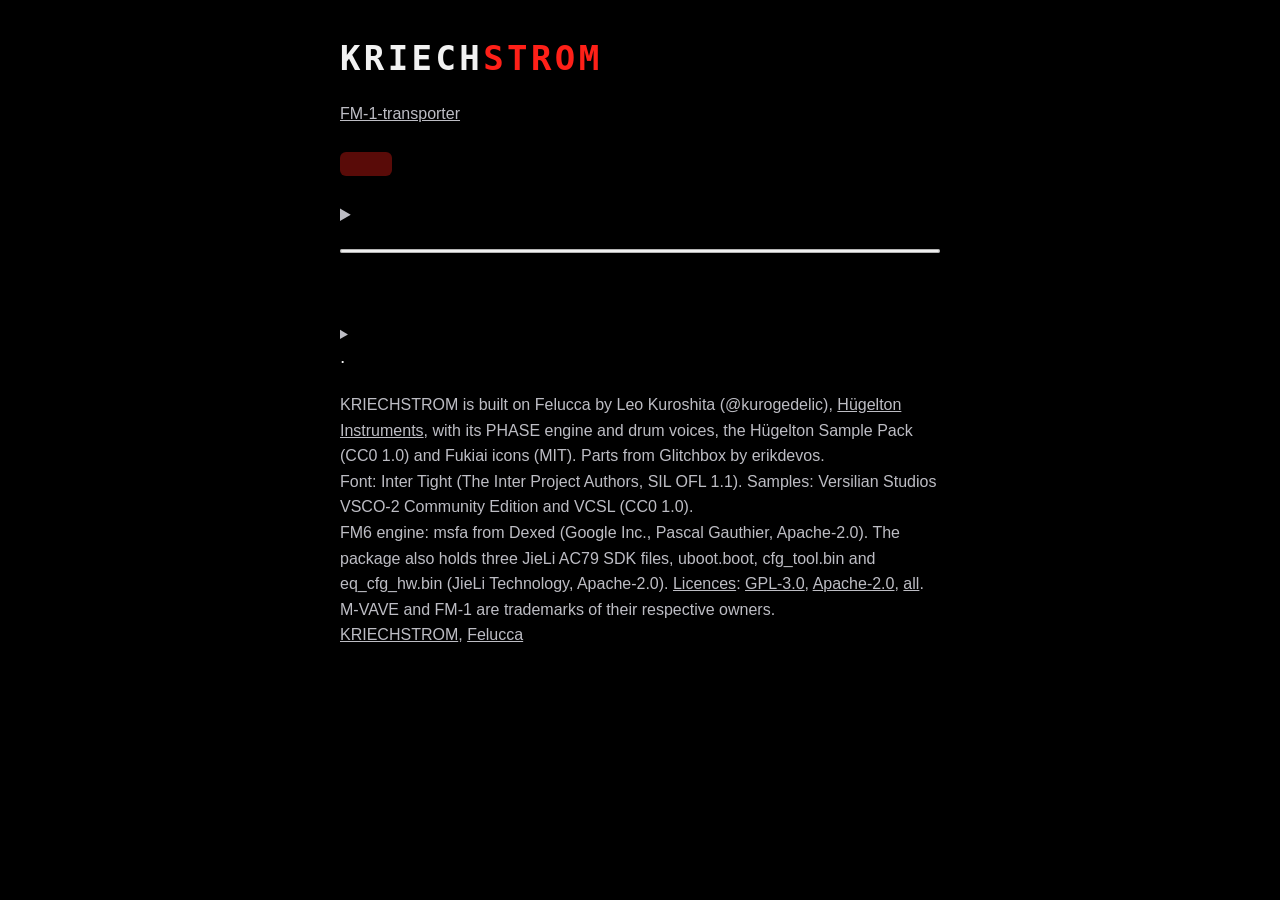
<file: web/index_pkg.html>
<!doctype html>
<!-- SPDX-License-Identifier: GPL-3.0-only
     Copyright (C) 2026 Leo Kuroshita (@kurogedelic), Hügelton Instruments -->
<html lang="en">
<head>
<meta charset="utf-8">
<meta name="viewport" content="width=device-width, initial-scale=1">
<title>KRIECHSTROM installer</title>
<link rel="icon" href="../../art/favicon.ico" sizes="any">
<link rel="icon" type="image/png" href="../../art/favicon-32.png">
<link rel="apple-touch-icon" href="../../art/icon-180.png">
<style>
  :root { --bg: #000; --fg: #f2f2f2; --dim: #bdbdc4; --red: #ff2018; color-scheme: dark; }
  body { margin: 0; background: var(--bg); color: var(--fg);
         font: 19px/1.6 -apple-system, BlinkMacSystemFont, "Helvetica Neue", Arial, sans-serif; }
  main { max-width: 600px; margin: 0 auto; padding: 40px 16px; }
  h1 { font: 800 34px/1.1 ui-monospace, "IBM Plex Mono", monospace; letter-spacing: .1em; margin: 0 0 24px; }
  h1 b { color: var(--red); }
  a { color: var(--red); }
  .lang { float: right; font-size: 16px; cursor: pointer; text-decoration: underline; background: none; padding: 0; color: var(--dim); }
  p { margin: 0 0 16px; }
  button { font: inherit; font-weight: 800; background: var(--red); color: #000; border: 0; border-radius: 6px; padding: 12px 26px; cursor: pointer; }
  button:disabled { opacity: .35; cursor: default; }
  #status { margin-top: 16px; min-height: 1.6em; font-weight: 600; }
  .small { color: var(--dim); font-size: 16px; }
  progress { width: 100%; height: 8px; margin-top: 16px; accent-color: var(--red); }
  pre { color: var(--dim); font-size: 12px; white-space: pre-wrap; max-height: 240px; overflow: auto; margin-top: 8px; }
  #logbox { margin-top: 16px; color: var(--dim); font-size: 14px; }
  details summary { cursor: pointer; color: var(--dim); }
</style>
</head>
<body>
<main>
  <button class="lang" id="lang"></button>
  <h1>KRIECH<b>STROM</b></h1>
  <p data-t="intro"></p>
  <p data-t="warn"></p>
  <p class="small" data-t="direct"></p>
  <p class="small" data-t="beta"></p>
  <p class="small"><span data-t="brick"></span>
    <a href="https://github.com/kurogedelic/FM-1-transporter" target="_blank" rel="noopener" style="color:inherit">FM-1-transporter</a></p>
  <p><button id="go" disabled data-t="install"></button></p>
  <details style="margin-top:24px">
    <summary data-t="stockTitle"></summary>
    <p class="small" data-t="back"></p>
    <p class="small"><a href="https://www.m-vave.com/download" target="_blank" rel="noopener" style="color:inherit">M-VAVE Downloads</a></p>
    <p><label><span data-t="stockFile"></span><br><input id="stock-file" type="file" accept=".fwsc"></label></p>
    <p><button id="stock-go" disabled data-t="stockGo"></button></p>
    <p class="small" data-t="stockBackup"></p>
    <p class="small"><label><input id="stock-recovery" type="checkbox"> <span data-t="stockRecovery"></span></label></p>
  </details>
  <progress id="bar" max="100" value="0"></progress>
  <p id="status"></p>
  <details id="logbox"><summary data-t="details"></summary><pre id="log"></pre></details>
  <p><a href="../editor/" data-t="editor"></a> · <a href="../../index.html" data-t="home"></a></p>
  <p class="small">KRIECHSTROM is built on Felucca by Leo Kuroshita (@kurogedelic), <a href="https://hugelton.com" target="_blank" rel="noopener" style="color:inherit">Hügelton Instruments</a>, with its PHASE engine and drum voices, the Hügelton Sample Pack (CC0 1.0) and Fukiai icons (MIT). Parts from Glitchbox by erikdevos.<br>
    Font: Inter Tight (The Inter Project Authors, SIL OFL 1.1). Samples: Versilian Studios VSCO-2 Community Edition and VCSL (CC0 1.0).<br>
    FM6 engine: msfa from Dexed (Google Inc., Pascal Gauthier, Apache-2.0). The package also holds three JieLi AC79 SDK files, uboot.boot, cfg_tool.bin and eq_cfg_hw.bin (JieLi Technology, Apache-2.0). <a href="../../firmware/LICENSING.md" style="color:inherit">Licences</a>: <a href="../../firmware/LICENSE" style="color:inherit">GPL-3.0</a>, <a href="../../firmware/LICENSES/Apache-2.0.txt" style="color:inherit">Apache-2.0</a>, <a href="../../firmware/LICENSES/" style="color:inherit">all</a>.<br>
    M-VAVE and FM-1 are trademarks of their respective owners.<br>
    <span data-t="license"></span> <a href="../../index.html#source" style="color:inherit">KRIECHSTROM</a>, <a href="https://github.com/hugelton/Felucca" target="_blank" rel="noopener" style="color:inherit">Felucca</a></p>
</main>
<script type="module">
/*LIB*/
const $ = (id) => document.getElementById(id);
const TEXT = {
  ru: {
    intro: "Подключи FM-1 по USB. (Работает в Chrome или Edge.)",
    warn: "Не выдёргивай USB, пока идёт запись.",
    install: "Установить", other: "English", searching: "Ищу FM-1…",
    editor: "Редактор (после установки: звуки и паттерны с компьютера)",
    home: "Сайт и мануал",
    direct: "Кабель USB подключай прямо в компьютер. Ни программатор, ни Transporter не нужны.",
    brick: "Если установка сорвалась и FM-1 больше не стартует, для восстановления нужен Transporter:",
    beta: "KRIECHSTROM пока в ранних версиях (0.x). Автор не отвечает, если FM-1 сломается или поведёт себя не так из-за этой прошивки. Ставишь на свой риск.",
    back: "Скачай официальную прошивку FM-1 у M-VAVE (V15, для новых экземпляров V16) и выбери нетронутый FM-1.fwsc. Браузер проверяет файл у тебя, на сервер он не уходит.",
    stockTitle: "Вернуть официальную прошивку (V15 / V16)", stockFile: "Официальный FM-1.fwsc", stockGo: "Сделать бэкап и вернуть официальную",
    stockBackup: "Сначала сохраняются текущая музыка, сохранённые проекты, банки звуков, сэмплы и настройки. Чтобы потом всё вернуть, поставь KRIECHSTROM снова и загрузи архив в редакторе.",
    stockRecovery: "Продолжить прерванное обновление: полный бэкап уже сохранён на компьютере",
    stockValid: "Официальная прошивка проверена", stockConfirm: "Полный бэкап сохранён на компьютере? Дальше FM-1 вернётся на официальную прошивку. Музыку KRIECHSTROM она открыть не сможет.",
    stockNeedBackup: "Из режима обновления бэкап не сделать. Отметь продолжение, только если бэкап уже сохранён.",
    stockUnsupported: "Эта версия не умеет полный бэкап. Сначала поставь свежий KRIECHSTROM.",
    backup: "Сохраняю полный бэкап ", stockError: "Не получилось проверить официальную прошивку: ",
    nomidi: "Этот браузер не умеет. Открой страницу в Chrome или Edge.", loadfail: "Не загрузилось: ",
    start: "Начинаю", verify: "Проверяю", loader: "Перевожу в режим обновления", write: "Пишу",
    reboot: "Перезагрузка", done: "Готово", stopped: "Остановилось. Переподключи USB и нажми Установить ещё раз.",
    error: "Ошибка: ",
    denied: "Доступ к MIDI (SysEx) не разрешён. Разреши MIDI в настройках сайта (в адресной строке) и нажми ещё раз.",
    notfound: "FM-1 не найден. Проверь кабель (нужен кабель с данными), закрой другие программы с MIDI и нажми ещё раз.",
    model: "Подключено не FM-1.",
    lost: "USB отключился. Подключи заново и нажми ещё раз.",
    noloader: "FM-1 в режиме обновления не найден. Переподключи USB и нажми ещё раз (он остаётся в этом режиме, пока запись не закончится).",
    noreturn: "FM-1 не вернулся. Выключи и включи его.",
    mismatch: "Записано, но FM-1 сообщает другую версию: ",
    badpkg: "Файл для установки повреждён. Обнови страницу.",
    leave: "Идёт запись. Не закрывай страницу.",
    license: "GPL-3.0, без гарантий. Исходники:", details: "Подробности (для разбора ошибок)",
  },
  en: {
    intro: "Connect the FM-1 by USB. (Works in Chrome or Edge.)",
    warn: "Do not unplug the USB cable while writing.",
    install: "Install", other: "Русский", searching: "Looking for the FM-1…",
    home: "Site and manual",
    editor: "Editor (after installing: edit sounds and sequences from the computer)",
    direct: "Connect the USB cable directly to the computer. No probe or Transporter is needed.",
    brick: "If an install fails and the FM-1 no longer starts, recovering it needs a Transporter:",
    beta: "KRIECHSTROM is in its early releases (0.x). The author accepts no responsibility if your FM-1 is damaged or misbehaves because of this custom firmware. Use it at your own risk.",
    back: "Get the official FM-1 firmware (V15, or V16 for newer units) from M-VAVE and select the unmodified FM-1.fwsc. The browser validates it locally; it is not sent to a server.",
    stockTitle: "Return to the official firmware (V15 / V16)", stockFile: "Official FM-1.fwsc", stockGo: "Back up and return to the official firmware",
    stockBackup: "Current music, saved music, sound banks, samples and settings are saved first. To restore an archive later, install KRIECHSTROM again and use the editor.",
    stockRecovery: "Resume an interrupted update: I already saved a complete backup to this computer",
    stockValid: "Official firmware verified", stockConfirm: "Has the complete backup file been saved to this computer? Continue to return to the official firmware. It cannot open KRIECHSTROM music.",
    stockNeedBackup: "An update loader cannot export a backup. Only select resume if you already saved a complete backup.",
    stockUnsupported: "This version does not support complete backups. Install the current KRIECHSTROM first.",
    backup: "Saving complete backup ", stockError: "Cannot validate official firmware: ",
    nomidi: "This browser cannot do it. Open the page in Chrome or Edge.", loadfail: "Could not load: ",
    start: "Starting", verify: "Verifying", loader: "Switching to update mode", write: "Writing",
    reboot: "Restarting", done: "Done", stopped: "Stopped. Replug the USB cable and press Install again.",
    error: "Error: ",
    denied: "MIDI (SysEx) access was not allowed. Allow MIDI in the site settings (address bar) and press Install again.",
    notfound: "FM-1 not found. Check the USB cable (a data cable), close other apps that use MIDI, and press Install again.",
    model: "The connected device is not an FM-1.",
    lost: "The USB connection was lost. Replug it and press Install again.",
    noloader: "The FM-1 in update mode was not found. Replug the USB cable and press Install again (it stays in update mode until it is finished).",
    noreturn: "The FM-1 did not come back. Power-cycle it.",
    mismatch: "Written, but the FM-1 reports another version: ",
    badpkg: "The file to install is damaged. Reload the page.",
    leave: "Writing. Do not close the page.",
    license: "GPL-3.0, no warranty. Source:", details: "Details (for troubleshooting)",
  },
};
let lang = "en";   /* (KRIECHSTROM: English first; the button switches to Russian) */
const t = (k) => TEXT[lang][k];
let lastKey = null, lastArg = "";
function applyLang() {
  document.documentElement.lang = lang;
  document.querySelectorAll("[data-t]").forEach((e) => { e.textContent = t(e.dataset.t); });
  $("lang").textContent = t("other");
  if (lastKey) $("status").textContent = t(lastKey) + lastArg;
}
$("lang").addEventListener("click", () => { lang = lang === "ru" ? "en" : "ru"; applyLang(); });
applyLang();
const sayK = (k, arg = "") => { lastKey = k; lastArg = arg; $("status").textContent = t(k) + arg; };
const say = (txt) => { lastKey = null; $("status").textContent = txt; };
const log = (t) => { $("log").textContent += t + "\n"; };
/* progress: verify is the first 5 %, then the write requests (up to 512 bytes each) fill the rest;
   only phase changes go to the log, not every request */
function progressStep(img) {
  const writes = Math.max(1, Math.ceil(img.length / 512));
  let phase = null;
  const show = (k, pct) => { $("bar").value = pct; sayK(k, ` ${Math.floor(pct)}%`); };
  $("bar").value = 0;
  return (k, a) => {
    if (k !== phase) { log(`${k} ${a ?? ""}`); phase = k; }
    if (k === "verify") show("verify", Math.min(5, a * 0.1));
    else if (k === "write") show("write", Math.min(99, 5 + (a / writes) * 94));
    else if (k === "done") { $("bar").value = 100; sayK("done"); }
    else if (["start", "loader", "reboot"].includes(k)) sayK(k);
  };
}
let image = null;
const meta = /*META*/;

let writing = false, stock = null, stockFileEpoch = 0;
const lockInstaller = (on) => { writing = on; $("go").disabled = on || !image; $("stock-go").disabled = on || !stock; $("stock-file").disabled = on; $("stock-recovery").disabled = on; };
window.addEventListener("beforeunload", (e) => { if (writing) { e.preventDefault(); e.returnValue = t("leave"); } });

(async () => {
  if (!navigator.requestMIDIAccess) { sayK("nomidi"); return; }
  try {
    const r = await fetch(meta.pkg);
    if (!r.ok) throw new Error(`${meta.pkg}: HTTP ${r.status}`);
    const pkg = new Uint8Array(await r.arrayBuffer());
    if (productOf(pkg) !== meta.product) { sayK("badpkg"); return; }
    image = logicalImage(pkg);
    say(`KRIECHSTROM ${meta.version}`);
    $("go").disabled = false;
  } catch (e) { sayK("loadfail", e.message); }
})();

$("go").addEventListener("click", async () => {
  if (writing) return;
  lockInstaller(true);
  sayK("searching");
  let midi;
  try { midi = await navigator.requestMIDIAccess({ sysex: true }); }
  catch (e) { sayK("denied"); lockInstaller(false); return; }
  try {
    const up = new Updater(midi, log);
    const step = progressStep(image);
    const ota = await up.find((id) => /^ota-/i.test(id.model));
    if (ota) {
      ota.link.close();
      sayK((await up.resume(image, step, meta.product)) ? "done" : "stopped");
    } else {
      await up.install(image, meta.product, step);
    }
  } catch (e) {
    if (e && e.code && TEXT[lang][e.code]) sayK(e.code, e.detail || "");
    else sayK("error", e && e.message);
    log(String(e && e.stack || e));
  }
  lockInstaller(false);
});

$("stock-file").addEventListener("change", async () => {
  const epoch = ++stockFileEpoch, file = $("stock-file").files[0]; stock = null; lockInstaller(false);
  if (!file) return;
  try {
    if (!STOCK_SIZES.includes(file.size)) throw new Error("FM-1 V15 / V16, FM-1.fwsc");
    const verified = await validateStockPackage(new Uint8Array(await file.arrayBuffer()));
    if (epoch !== stockFileEpoch) return;
    stock = verified; sayK("stockValid"); lockInstaller(false);
  } catch (e) { if (epoch === stockFileEpoch) sayK("stockError", e.message); }
});
function saveArchive(archive) {
  const url = URL.createObjectURL(new Blob([JSON.stringify(archive)], {type:"application/json"}));
  const a = document.createElement("a"); a.href = url; a.download = `KRIECHSTROM-backup-${new Date().toISOString().slice(0,10)}.json`;
  document.body.append(a); a.click(); a.remove(); setTimeout(() => URL.revokeObjectURL(url), 1000);
}
function archiveInfo(a) {
  let pos = a.indexOf(0); if (pos < 0) throw new Error("Invalid INFO");
  const version = String.fromCharCode(...a.slice(0,pos)); pos++;
  const engines = a[pos]; pos += 5;
  for (let i = 0; i < engines; i++) { const end = a.indexOf(0,pos); if (end < 0) throw new Error("Invalid INFO"); pos = end + 1; }
  const ext = a.slice(pos + 1);
  const supported = /^(FELUCCA|KRIECHSTROM) /i.test(version) && ext[0] === 16 && ext[1] === 0x55 && ext[2] === 1 &&
    ext[4] === 0x4d && ext[5] === 1 && ext[8] === 0x42 && ext[9] === 1 && (ext[10] & 1);
  return {version,supported};
}
$("stock-go").addEventListener("click", async () => {
  if (!stock || writing) return;
  const selected = stock; lockInstaller(true);
  sayK("searching");
  let link = null;
  try {
    let midi;
    try { midi = await navigator.requestMIDIAccess({sysex:true}); } catch (e) { sayK("denied"); return; }
    const up = new Updater(midi, log);
    const step = progressStep(selected.image);
    const loader = await up.find(id => id.model === "ota-FM-1");
    if (loader) {
      loader.link.close();
      if (!$("stock-recovery").checked) { sayK("stockNeedBackup"); return; }
      if (!confirm(t("stockConfirm"))) return;
      sayK(await up.resume(selected.image, step, selected.product) ? "done" : "stopped");
    } else {
      const device = await up.find(id => id.model === "FM-1");
      if (!device) { sayK("notfound"); return; }
      const input = device.link.input, output = device.link.output; device.link.close();
      link = new BackupConnection(input, output);
      const info = archiveInfo(await link.request([1,[]]));
      if (!info.supported) { sayK("stockUnsupported"); return; }
      const archive = await captureBackup((r,o) => link.request(r,o), info.version,
        (done,total) => sayK("backup", `${Math.round(done / Math.max(1,total) * 100)}%`));
      saveArchive(archive); link.close(); link = null;
      if (!confirm(t("stockConfirm"))) return;
      await up.install(selected.image, selected.product, step);
    }
  } catch (e) {
    if (e.code && TEXT[lang][e.code]) sayK(e.code,e.detail || ""); else sayK("error",e.message);
    log(String(e.stack || e));
  } finally { if (link) link.close(); lockInstaller(false); }
});
</script>
</body>
</html>
</file>
<file: style.css>
:root {
  --bg: #000;
  --surf: #120808;
  --line: #3a1210;
  --text: #f2f2f2;
  --mid: #bdbdc4;
  --red: #ff2018;
  --red-dim: #b3150f;
  color-scheme: dark;
}
* { box-sizing: border-box; }
html { -webkit-text-size-adjust: 100%; }
body {
  margin: 0;
  background: var(--bg);
  color: var(--text);
  font: 19px/1.6 "IBM Plex Sans", "Inter", system-ui, -apple-system, "Segoe UI", sans-serif;
}
a { color: var(--red); }
a:hover { color: #fff; }
header.top {
  border-bottom: 2px solid var(--red);
  padding: 14px 16px;
  display: flex;
  gap: 16px;
  align-items: center;
  flex-wrap: wrap;
}
header.top .logo {
  font: 800 26px/1 "IBM Plex Mono", ui-monospace, monospace;
  letter-spacing: 0.12em;
  color: var(--text);
  text-decoration: none;
}
header.top .logo b { color: var(--red); }
header.top nav { display: flex; gap: 14px; flex-wrap: wrap; margin-left: auto; }
header.top nav a { text-decoration: none; font-weight: 600; }
main { max-width: 980px; margin: 0 auto; padding: 8px 16px 64px; }
h1 { font: 800 clamp(34px, 7vw, 64px)/1.05 "IBM Plex Mono", ui-monospace, monospace; letter-spacing: 0.06em; margin: 32px 0 8px; }
h1 .red, h2 .red { color: var(--red); }
h2 { font-size: 30px; margin: 48px 0 12px; padding-top: 12px; border-top: 1px solid var(--line); }
h3 { font-size: 23px; margin: 28px 0 8px; color: var(--red); }
p, li { max-width: 72ch; }
.lead { font-size: 22px; color: var(--mid); }
code, kbd {
  font: 600 0.9em "IBM Plex Mono", ui-monospace, monospace;
  background: var(--surf);
  border: 1px solid var(--line);
  border-radius: 4px;
  padding: 1px 6px;
  color: #fff;
}
kbd { border-color: var(--red-dim); }
table { border-collapse: collapse; width: 100%; margin: 12px 0 20px; font-size: 18px; }
th, td { text-align: left; vertical-align: top; padding: 8px 10px; border-bottom: 1px solid var(--line); }
th { color: var(--red); font-weight: 700; }
.tw { overflow-x: auto; }
figure { margin: 18px 0; }
audio { display: block; width: 100%; max-width: 440px; height: 36px; margin: 10px 0 2px; color-scheme: dark; }
.demo { display: block; font-size: 15px; color: var(--mid); margin-bottom: 6px; }
figure img {
  width: 100%;
  max-width: 480px;
  image-rendering: pixelated;
  border: 2px solid var(--line);
  border-radius: 6px;
  display: block;
}
figcaption { color: var(--mid); font-size: 17px; margin-top: 6px; max-width: 480px; }
.shots { display: grid; grid-template-columns: repeat(auto-fill, minmax(240px, 1fr)); gap: 14px; }
.shots figure { margin: 0; }
.note { border-left: 4px solid var(--red); background: var(--surf); padding: 10px 14px; margin: 16px 0; }
.btn {
  display: inline-block;
  background: var(--red);
  color: #000;
  font-weight: 800;
  text-decoration: none;
  padding: 12px 22px;
  border-radius: 6px;
  margin: 6px 10px 6px 0;
}
.btn:hover { background: #fff; color: #000; }
.btn.ghost { background: transparent; color: var(--text); border: 2px solid var(--red); }
.toc { columns: 2 260px; padding-left: 20px; }
footer { border-top: 1px solid var(--line); color: var(--mid); font-size: 16px; padding: 20px 16px; text-align: center; }
@media (max-width: 600px) {
  body { font-size: 18px; }
  th, td { padding: 6px; font-size: 16px; }
}

.hero { position: relative; margin: 0 -16px; }
.hero img { display: block; width: 100%; height: auto; }
.hero h1 { position: absolute; left: 16px; bottom: 6%; margin: 0; text-shadow: 0 2px 12px #000; }
.split { display: grid; grid-template-columns: 1fr 1fr; gap: 24px; align-items: center; margin: 24px 0; }
.split img { width: 100%; height: auto; border-radius: 6px; }
.band { display: block; width: calc(100% + 32px); margin: 32px -16px 0; height: auto; }
@media (max-width: 700px) { .split { grid-template-columns: 1fr; } }

/* the demo player (krst.js) */
.kp {
  display: flex;
  gap: 12px;
  align-items: stretch;
  max-width: 640px;
  margin: 12px 0 4px;
  padding: 10px;
  background: linear-gradient(180deg, #0d0505, #050202);
  border: 1px solid var(--line);
  border-radius: 8px;
  transition: border-color 0.2s, box-shadow 0.2s;
}
.kp.on { border-color: var(--red-dim); box-shadow: 0 0 24px rgba(255, 32, 24, 0.18); }
.kp-play {
  flex: 0 0 56px;
  border: 2px solid var(--red);
  border-radius: 6px;
  background: transparent;
  color: var(--red);
  cursor: pointer;
  display: grid;
  place-items: center;
  padding: 0;
}
.kp-play svg { width: 26px; height: 26px; fill: currentColor; }
.kp-play .i-pause, .kp.on .kp-play .i-play { display: none; }
.kp.on .kp-play .i-pause { display: inline; }
.kp-play:hover, .kp.on .kp-play { background: var(--red); color: #000; }
.kp-play:focus-visible { outline: 3px solid #fff; outline-offset: 2px; }
.kp-body { flex: 1; min-width: 0; }
.kp-head {
  display: flex;
  gap: 10px;
  align-items: baseline;
  font: 700 14px/1.2 "IBM Plex Mono", ui-monospace, monospace;
  letter-spacing: 0.08em;
  margin-bottom: 6px;
}
.kp-name { color: var(--text); }
.kp-part { color: var(--mid); }
.kp-part.fx { color: var(--red); }
.kp-bar { margin-left: auto; color: var(--mid); font-variant-numeric: tabular-nums; }
.kp canvas { display: block; width: 100%; height: 118px; cursor: pointer; touch-action: none; }
.kp + .demo { margin-top: 2px; }

/* the feature list on the landing pages */
ul.feats { list-style: none; padding: 0; }
ul.feats > li {
  max-width: none;
  margin: 0 0 14px;
  padding: 14px 18px;
  background: var(--surf);
  border: 1px solid var(--line);
  border-left: 3px solid var(--red);
  border-radius: 6px;
}
ul.feats > li > b:first-child { font-family: "IBM Plex Mono", ui-monospace, monospace; letter-spacing: 0.04em; }
ul.feats ul { padding-left: 20px; }

/* the screens, as screens */
.shots figure img {
  border: 2px solid #1d0907;
  border-radius: 10px;
  box-shadow: 0 0 0 6px #070303, 0 0 0 7px var(--line), 0 10px 30px rgba(0, 0, 0, 0.8);
  transition: box-shadow 0.25s, transform 0.25s;
}
.shots figure:hover img {
  box-shadow: 0 0 0 6px #070303, 0 0 0 7px var(--red-dim), 0 0 34px rgba(255, 32, 24, 0.3);
  transform: translateY(-2px);
}
.shots figcaption {
  font: 600 13px/1.4 "IBM Plex Mono", ui-monospace, monospace;
  letter-spacing: 0.06em;
  text-transform: uppercase;
  margin-top: 14px;
}
h2::before { content: "// "; color: var(--red); font-family: "IBM Plex Mono", ui-monospace, monospace; }
header.top { position: sticky; top: 0; z-index: 5; background: rgba(0, 0, 0, 0.88); backdrop-filter: blur(6px); }
@media (max-width: 600px) {
  .kp { padding: 8px; gap: 8px; }
  .kp-play { flex-basis: 44px; }
  .kp canvas { height: 104px; }
  ul.feats > li { padding: 12px 12px; }
  header.top { position: static; }
}
</file>
